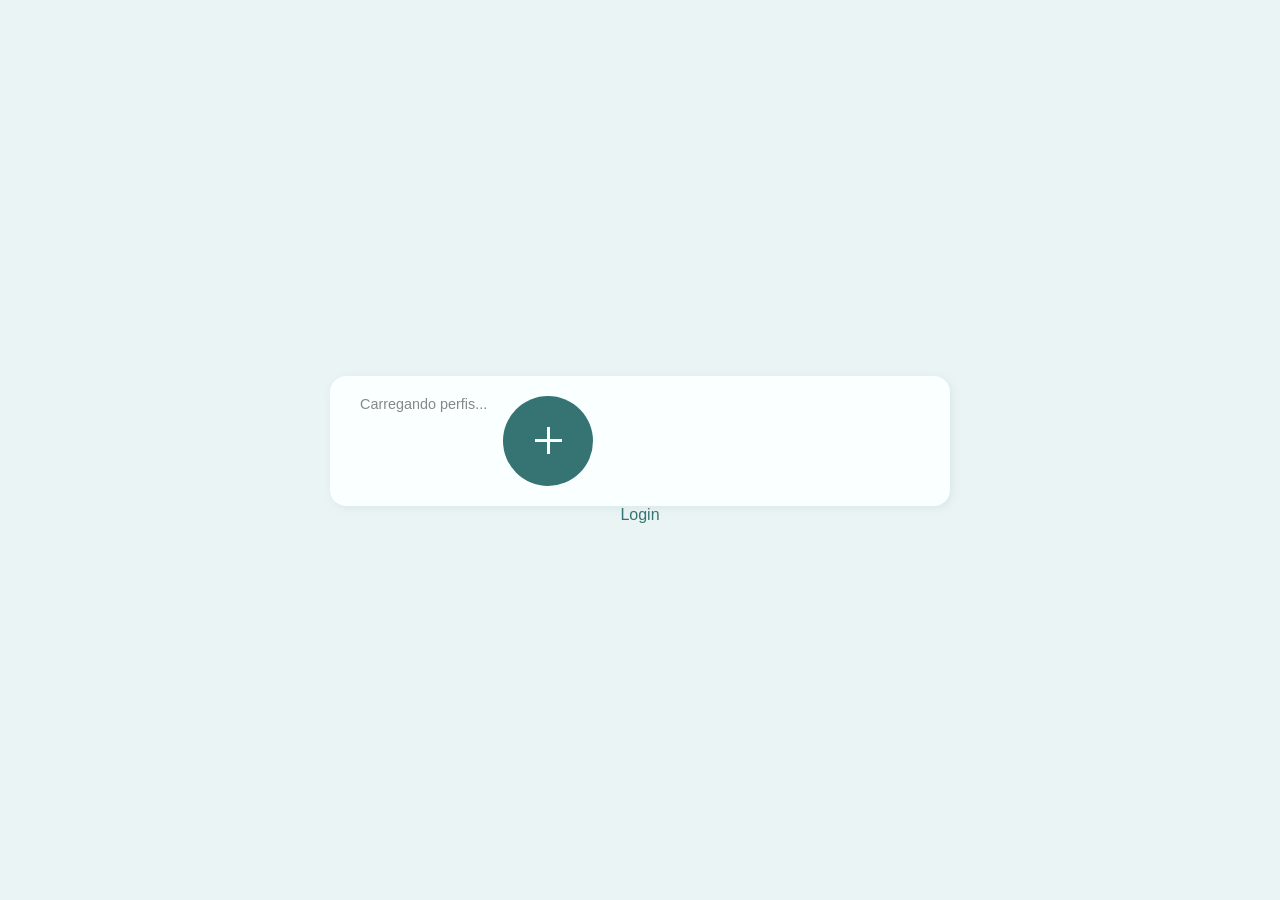
<file: index.html>
﻿<!DOCTYPE html>
<html lang="pt-BR">

<head>
    <meta charset="UTF-8">
    <meta name="viewport" content="width=device-width, initial-scale=1.0">
    <link rel="stylesheet" href="styles/Estilos.css">
    <link href='assets/boxicons/boxicons.min.css' rel='stylesheet' id='bx-local'>
    <script>
        // Fallback: se icones locais nao carregarem, usa CDN
        (function(){
            function checkAndFallback(){
                var el = document.createElement('i');
                el.className = 'bx bx-check';
                el.style.cssText = 'position:fixed;top:-9999px;left:-9999px;font-size:20px;visibility:hidden';
                document.body.appendChild(el);
                var ff = window.getComputedStyle(el).fontFamily || '';
                document.body.removeChild(el);
                if(ff.toLowerCase().indexOf('boxicons') === -1){
                    var l = document.createElement('link');
                    l.rel = 'stylesheet';
                    l.href = 'https://cdn.boxicons.com/3.0.6/fonts/basic/boxicons.min.css';
                    document.head.appendChild(l);
                }
            }
            if(document.readyState === 'loading'){
                document.addEventListener('DOMContentLoaded', checkAndFallback);
            } else { checkAndFallback(); }
        })();
    </script>

    <link rel="icon" type="image/png" href="assets/glaceonIcon.png">
    <title>Escolher perfil</title>
</head>

<body>
<div class="container">
    <div class="main" id="main">
        <div class="containerUsuarios">
            <div class="usuarios" id="listaUsuarios">
                <a href="cadastrar.html" title="Criar nova conta">
                <div class="addUsuario">
                    <i class="bx bx-plus"></i>
                </div>
                </a>
            </div>
        </div>
        <a href="login.html" style="align-self: center; color: var(--cor-texto-alternativo); text-decoration: none;" title="Fazer login">Login</a>
    </div>
</div>

<script src="js/cache.js?v=1"></script>
    <script src="js/main.js?v=2"></script>
<script>
    (function () {
        var _lista = document.getElementById("listaUsuarios");
        // Refer�ncia CORRETA: o <a href="cadastrar.html"> � filho DIRETO de _lista.
        // Usar .addUsuario causava NotFoundError silencioso porque ele � neto (est� dentro do <a>).
        var _btnAdd = _lista.querySelector("a[href='cadastrar.html']") || _lista.lastElementChild;
        var _API = "https://my-finance-api-eqdubfc7bvg6brdw.brazilsouth-01.azurewebsites.net";
        var _jaRenderizou = false;

        async function _hashSenha(senha) {
            var encoder = new TextEncoder();
            var data = encoder.encode(senha);
            var hashBuffer = await crypto.subtle.digest('SHA-256', data);
            var hashArray = Array.from(new Uint8Array(hashBuffer));
            return hashArray.map(function(b) { return b.toString(16).padStart(2, '0'); }).join('');
        }

        function _mostrarModalSenhaPerfil(perfil, onSuccess) {
            var existing = document.getElementById("modalSenhaPerfil");
            if (existing) existing.remove();

            var modal = document.createElement("div");
            modal.id = "modalSenhaPerfil";
            modal.style.cssText = "position:fixed;inset:0;background:var(--cor-overlay);display:flex;align-items:center;justify-content:center;z-index:9999;";
            modal.innerHTML =
                '<div style="background:var(--cor-fundo-card);border-radius:20px;padding:32px;width:min(380px,90vw);' +
                'display:flex;flex-direction:column;gap:16px;box-shadow:0 8px 32px var(--sombra-caixa);color:var(--cor-texto-principal);">' +
                    '<h2 style="margin:0;font-size:1.3rem;color:var(--cor-titulo);">' + (perfil.nome || "Perfil") + '</h2>' +
                    '<p style="margin:0;color:var(--cor-texto-secundario);font-size:0.95rem;">Digite a senha para acessar este perfil.</p>' +
                    '<input type="password" id="inputSenhaPerfilModal" placeholder="Senha do perfil..." autocomplete="current-password"' +
                        ' style="height:48px;border:2px solid var(--cor-principal);border-radius:8px;padding:0 14px;font-size:16px;' +
                        'background:var(--cor-fundo-campo,#fff);color:var(--cor-texto-principal);">' +
                    '<p id="erroSenhaPerfilModal" style="margin:0;color:#e53935;font-size:0.9rem;display:none;">Senha incorreta.</p>' +
                    '<div style="display:flex;gap:12px;">' +
                        '<button id="btnConfirmarSenhaPerfil" style="flex:1;height:48px;background:var(--cor-principal);color:var(--cor-texto-claro);' +
                            'border:none;border-radius:8px;font-size:16px;cursor:pointer;">Entrar</button>' +
                        '<button id="btnCancelarSenhaPerfil" style="flex:1;height:48px;background:transparent;color:var(--cor-principal);' +
                            'border:2px solid var(--cor-principal);border-radius:8px;font-size:16px;cursor:pointer;">Cancelar</button>' +
                    '</div>' +
                '</div>';
            document.body.appendChild(modal);

            var input = document.getElementById("inputSenhaPerfilModal");
            var btnOk = document.getElementById("btnConfirmarSenhaPerfil");
            var btnCancel = document.getElementById("btnCancelarSenhaPerfil");
            var erroEl = document.getElementById("erroSenhaPerfilModal");

            input.focus();

            function verificar() {
                var senha = input.value;
                if (!senha) return;
                _hashSenha(senha).then(function(hash) {
                    if (hash === perfil.senhaPerfil) {
                        modal.remove();
                        onSuccess();
                    } else {
                        erroEl.style.display = "block";
                        input.value = "";
                        input.focus();
                    }
                });
            }

            btnOk.addEventListener("click", verificar);
            btnCancel.addEventListener("click", function() { modal.remove(); });
            input.addEventListener("keydown", function(e) { if (e.key === "Enter") verificar(); });
        }

        function _resolverImg(perfil) {
            if (!perfil.imagem) return null;
            if (/^data:image\//i.test(perfil.imagem) || /^https?:\/\//i.test(perfil.imagem)) return perfil.imagem;
            return _API + (perfil.imagem.startsWith("/") ? perfil.imagem : "/" + perfil.imagem);
        }

        function _renderPerfis(perfis) {
            if (!Array.isArray(perfis) || perfis.length === 0) return false;
            _lista.querySelectorAll("p, .usuario-card").forEach(function (el) { el.remove(); });
            perfis.forEach(function (perfil) {
                var card = document.createElement("div");
                card.className = "usuario-card";
                var imgUrl = _resolverImg(perfil);
                var imgFinal = imgUrl ? imgUrl + (imgUrl.includes("?") ? "&" : "?") + "v=" + Date.now() : null;
                var avatarHtml = imgFinal
                    ? '<img src="' + imgFinal + '" alt="' + (perfil.nome || "") + '" style="width:100%;height:100%;object-fit:cover;border-radius:50%;" onerror="this.style.display=\'none\';this.nextElementSibling.style.display=\'\'"><i class="bx bx-user" style="display:none;"></i>'
                    : '<i class="bx bx-user"></i>';
                card.innerHTML = '<div class="usuario">' + avatarHtml + '</div><span>' + (perfil.nome || "") + '</span>';
                card.style.cursor = "pointer";
                card.addEventListener("click", function () {
                    function prosseguirLogin() {
                        if (window.MainAPI && window.MainAPI.salvarSessao) {
                            window.MainAPI.salvarSessao(perfil, perfil.token || null);
                        } else {
                            localStorage.setItem("usuarioLogado", JSON.stringify(perfil));
                            if (perfil.token) {
                                localStorage.setItem("authToken", perfil.token);
                            } else {
                                localStorage.removeItem("authToken");
                            }
                        }
                        window.location.href = perfil.token ? "dashboard.html" : "login.html";
                    }

                    if (perfil.senhaPerfil) {
                        _mostrarModalSenhaPerfil(perfil, prosseguirLogin);
                    } else {
                        prosseguirLogin();
                    }
                });
                // insertBefore precisa de filho DIRETO como refer�ncia
                _lista.insertBefore(card, _btnAdd);
            });
            _jaRenderizou = true;
            return true;
        }

        function _mostrarAviso(txt) {
            _lista.querySelectorAll("p").forEach(function (el) { el.remove(); });
            var av = document.createElement("p");
            av.textContent = txt;
            av.style.cssText = "color:var(--text-muted,#888);font-size:0.9rem;margin-bottom:1rem;";
            _lista.insertBefore(av, _btnAdd);
        }

        // -- 1. localStorage (s�ncrono, como os temas) -----------------------
        try {
            var raw = localStorage.getItem("perfis");
            var lsData = raw ? JSON.parse(raw) : [];
            if (_renderPerfis(lsData)) { /* renderizado */ }
        } catch (_) {}

        if (!_jaRenderizou) {
            _mostrarAviso("Carregando perfis...");
        }

        // -- 2. Polling para desktopBridge ------------------------------------
        // Ap�s Worker.State.SUCCEEDED o JavaFX injeta window.desktopBridge.
        // loadPerfis() � uma chamada Java s�ncrona � sem async, sem Promise.
        (function poll(tentativa) {
            if (window.desktopBridge) {
                try {
                    var json = window.desktopBridge.loadPerfis();
                    var data = JSON.parse(json || "[]");
                    if (Array.isArray(data) && data.length > 0) {
                        try { localStorage.setItem("perfis", json); } catch (_) {}
                        _renderPerfis(data);
                    } else if (!_jaRenderizou) {
                        _mostrarAviso("Nenhum perfil salvo. Fa�a login ou cadastre-se.");
                    }
                } catch (e) {
                    if (!_jaRenderizou) _mostrarAviso("Nenhum perfil salvo. Fa�a login ou cadastre-se.");
                }
                return;
            }
            if (tentativa < 30) {
                setTimeout(function () { poll(tentativa + 1); }, 100);
            } else if (!_jaRenderizou) {
                _mostrarAviso("Nenhum perfil salvo. Fa�a login ou cadastre-se.");
            }
        }(0));

        // -- 3. Atalho: chamado diretamente pelo Java (DesktopApp) -----------
        window._carregarPerfisViaBridge = function (jsonString) {
            try {
                var data = JSON.parse(jsonString || "[]");
                if (Array.isArray(data) && data.length > 0) {
                    try { localStorage.setItem("perfis", jsonString); } catch (_) {}
                    _renderPerfis(data);
                }
            } catch (e) {}
        };
    }());
</script>
</body>

</html>
</file>
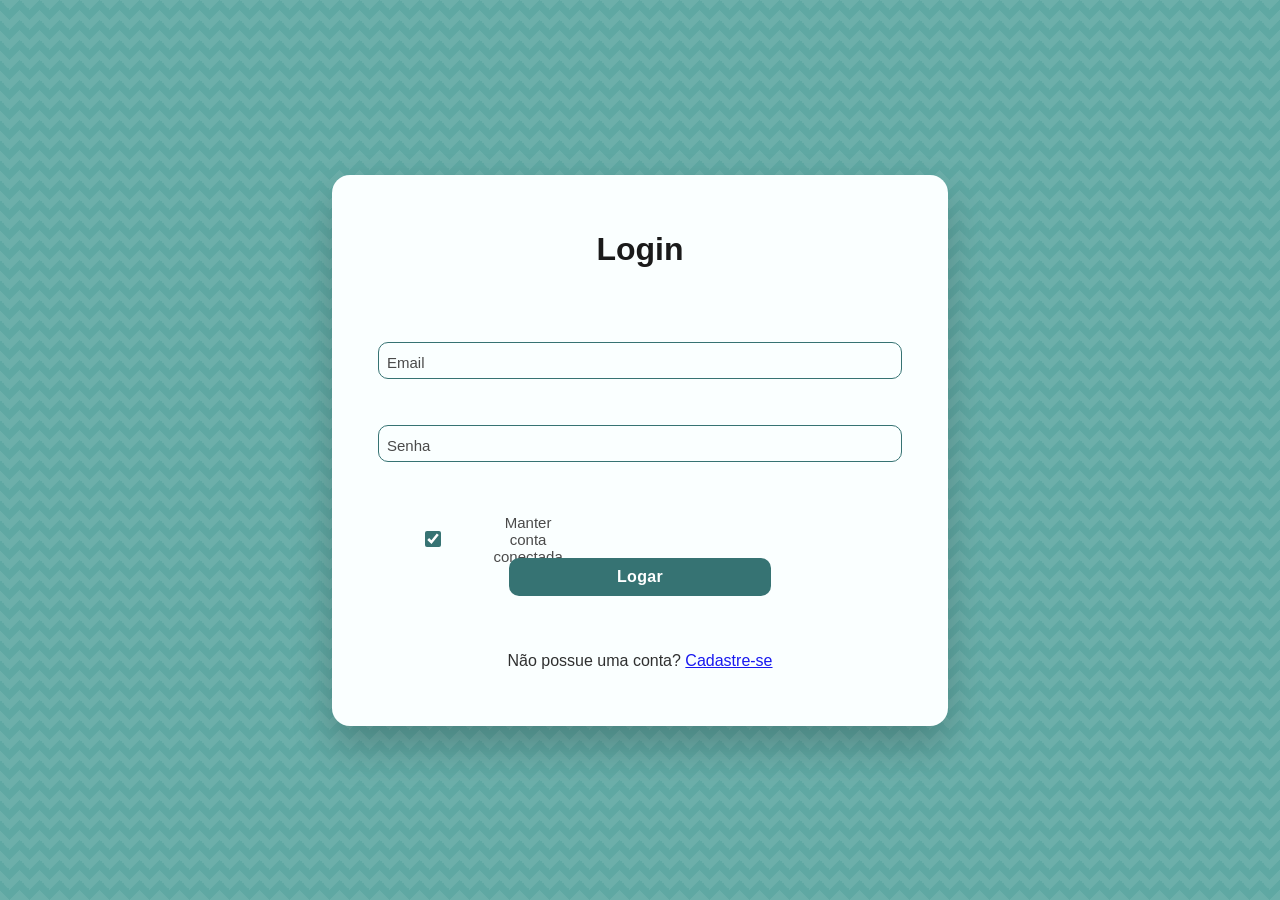
<file: adicionarRegistros.html>
﻿<!DOCTYPE html>
<html lang="pt-BR">

<head>
    <link rel="icon" type="image/png" href="assets/glaceonIcon.png">
    <meta charset="UTF-8">
    <meta name="viewport" content="width=device-width, initial-scale=1.0">
    <title>Adicionar Registros</title>
    <!-- Google Fonts: preconnect para acelerar download -->
    <link rel="preconnect" href="https://fonts.googleapis.com">
    <link rel="preconnect" href="https://fonts.gstatic.com" crossorigin>
    <link rel="stylesheet" href="https://fonts.googleapis.com/css2?family=Open+Sans:ital,wght@0,300..800;1,300..800&display=swap" media="print" onload="this.media='all'">
    <noscript><link rel="stylesheet" href="https://fonts.googleapis.com/css2?family=Open+Sans:ital,wght@0,300..800;1,300..800&display=swap"></noscript>
    <link href='assets/boxicons/boxicons.min.css' rel='stylesheet' id='bx-local'>
    <script>
        // Fallback: se icones locais nao carregarem, usa CDN
        (function(){
            function checkAndFallback(){
                var el = document.createElement('i');
                el.className = 'bx bx-check';
                el.style.cssText = 'position:fixed;top:-9999px;left:-9999px;font-size:20px;visibility:hidden';
                document.body.appendChild(el);
                var ff = window.getComputedStyle(el).fontFamily || '';
                document.body.removeChild(el);
                if(ff.toLowerCase().indexOf('boxicons') === -1){
                    var l = document.createElement('link');
                    l.rel = 'stylesheet';
                    l.href = 'https://cdn.boxicons.com/3.0.6/fonts/basic/boxicons.min.css';
                    document.head.appendChild(l);
                }
            }
            if(document.readyState === 'loading'){
                document.addEventListener('DOMContentLoaded', checkAndFallback);
            } else { checkAndFallback(); }
        })();
    </script>
    <link rel="stylesheet" href="styles/Estilos.css">
    <link rel="stylesheet" href="styles/registro.css">
    <link rel="stylesheet" href="styles/root.css">
    <link rel="stylesheet" href="styles/tutorial.css">
</head>

<body data-tema="padrao" data-mode="light" onload="gerarInformacoes()">
    <div class="alerta" id="div_alerta">
        <div class="conteudoAlerta" id="conteudoAlerta"></div>
    </div>

    <div class="containerGeral">
        <nav class="side-bar" id="navbar">
            <ul>
                <li onclick="sidebarFunction()">
                    <i class='bx bx-menu-closer'></i>
                </li>
                <li>
                    <a href="dashboard.html"><i class='bx bx-home'></i> <span id="home">Home</span></a>
                </li>
                <li>
                    <a href="adicionarRegistros.html" class="nav-ativo"><i class='bx bx-file-plus'></i> <span id="add">Adicionar
                            Registros</span></a>
                </li>
                <li>
                    <a href="registros.html"><i class='bx bx-address-book'></i> <span id="reg">Registros</span></a>
                </li>
                <li>
                    <a href="agendaGastos.html"><i class='bx bx-calendar-event'></i> <span id="agenda">Agenda</span></a>
                </li>
                <li>
                    <a href="caixinhas.html"><i class='bx bx-piggy-bank'></i><span id="caixinhas">Poupança</span></a>
                </li>
                <li>
                    <a href="emprestimos.html"><i class='bx bx-handshake'></i><span id="emprestimos">Empréstimos</span></a>
                </li>

                <li>
                    <a href="configurações.html"><i class='bx bx-cog'></i> <span id="config">Configurações</span></a>
                </li>
            </ul>
        </nav>

        <div id="main" class="main ar-page">

            <div class="page-title-row">
                <h1>Adicionar Registros</h1>
                <div class="user-widget" id="userWidget">
                    <div class="uw-info">
                        <span class="uw-nome" id="uw_nome"></span>
                        <div class="uw-xp-track">
                            <div class="uw-xp-fill" id="uw_xp"></div>
                            <span class="uw-lvl" id="uw_lvl">LVL 0</span>
                        </div>
                    </div>
                    <div class="uw-avatar">
                        <i class='bx bx-user' style="font-size:1.6rem; color:var(--cor-principal);"></i>
                    </div>
                    <div class="uw-dropdown" id="uwDropdown">
                        <a href="meuPerfil.html" class="uw-dropdown-item">
                            <i class='bx bx-user-circle'></i> Perfil
                        </a>
                        <a href="index.html" class="uw-dropdown-item">
                            <i class='bx bx-arrow-back'></i> Voltar para seleção de usuário
                        </a>
                        <button class="uw-dropdown-item uw-logout-btn" id="btnLogout">
                            <i class='bx bx-log-out'></i> LogOut
                        </button>
                    </div>
                </div>
            </div>

            <!-- Tabs -->
            <div class="ar-tabs">
                <button type="button" class="ar-tab ativo" id="tabUnico" onclick="trocarFormulario('addGasto')">Registro
                    Único</button>
                <button type="button" class="ar-tab" id="tabMultiplo"
                    onclick="trocarFormulario('multiplosRegistros')">Múltiplos Registros</button>
            </div>

            <!-- ═══════════════════════════════════════════════════
                 Card: Registro Único
            ════════════════════════════════════════════════════ -->
            <div class="ar-card" id="cardUnico">

                <!-- Mascot -->
                <div class="ar-mascot">
                    <img class="ar-mascot-img" data-mascote-tipo="fofinha" src="assets/gif/Gifs da Glaceon/glaceon fofinha.gif" alt="Glaceon">
                </div>

                <!-- Form -->
                <div class="ar-form-col" id="addGasto">
                    <div class="formulario-adicionar-gasto">

                        <!-- Título -->
                        <div class="ar-field-wrap">
                            <input type="text" id="ipt_nome" placeholder=" " required>
                            <label for="ipt_nome">Título</label>
                        </div>

                        <!-- Tipo do Evento -->
                        <div class="ar-field-wrap">
                            <select id="select_tipo">
                                <option value="#">Tipo do Evento</option>
                                <option value="Gasto">Gasto</option>
                                <option value="Recebimento">Recebimento</option>
                                <option value="Transferencia">Transferência</option>
                                <option value="Emprestimo">Empréstimo</option>
                            </select>
                            <label for="select_tipo">Tipo do Evento</label>
                        </div>

                        <!-- Movimento -->
                        <div class="ar-field-wrap">
                            <select id="select_movimento" onchange="toggleParcelas('ipt_parcelas', this.value)">
                                <option value="#">Movimento</option>
                                <option value="Debito">Débito</option>
                                <option value="Credito">Crédito</option>
                                <option value="Dinheiro">Dinheiro</option>
                                <option value="Pix">Pix</option>
                                <option value="Boleto">Boleto</option>
                                <option value="Voucher">Voucher</option>
                            </select>
                            <label for="select_movimento">Movimento</label>
                        </div>

                        <!-- Parcelas (oculto por padrão, aparece com Crédito/Boleto) -->
                        <div class="ar-field-wrap ar-span-3" id="wrap_parcelas" style="display:none;">
                            <input type="number" id="ipt_parcelas" placeholder=" " min="1" value="1" style="max-width:180px;">
                            <label for="ipt_parcelas">Parcelas</label>
                        </div>

                        <!-- ── Evento Recorrente ── -->
                        <div class="ar-span-3 ar-recurring-wrap">
                            <div class="ar-recurring-toggle" onclick="toggleRecorrente()">
                                <div class="ar-checkbox-btn" id="ar-recorrente-btn">
                                    <i class='bx bx-check' id="ar-recorrente-icon" style="display:none; color:white; font-size:1rem;"></i>
                                </div>
                                <span>Evento recorrente</span>
                                <i class='bx bx-refresh' style="color:var(--cor-principal); opacity:0.6;"></i>
                                <span class="ar-recorrente-resumo" id="ar-recorrente-resumo" style="display:none;"></span>
                            </div>

                            <div id="recurring-options" style="display:none;" class="ar-recurring-body">
                                <!-- Periodicidade -->
                                <div class="ar-recurring-group">
                                    <span class="ar-group-label">Periodicidade</span>
                                    <div class="ar-pills">
                                        <button type="button" class="ar-pill" data-period="diario"  onclick="setPeriodicity('diario')">Diário</button>
                                        <button type="button" class="ar-pill" data-period="semanal" onclick="setPeriodicity('semanal')">Semanal</button>
                                        <button type="button" class="ar-pill" data-period="mensal"  onclick="setPeriodicity('mensal')">Mensal</button>
                                        <button type="button" class="ar-pill" data-period="anual"   onclick="setPeriodicity('anual')">Anual</button>
                                    </div>
                                </div>

                                <!-- Semanal: dias da semana -->
                                <div id="rec-semanal" class="ar-recurring-group" style="display:none;">
                                    <span class="ar-group-label">Dias da semana</span>
                                    <div class="ar-pills">
                                        <button type="button" class="ar-pill" data-day="0" onclick="toggleWeekDay(0)">Dom</button>
                                        <button type="button" class="ar-pill" data-day="1" onclick="toggleWeekDay(1)">Seg</button>
                                        <button type="button" class="ar-pill" data-day="2" onclick="toggleWeekDay(2)">Ter</button>
                                        <button type="button" class="ar-pill" data-day="3" onclick="toggleWeekDay(3)">Qua</button>
                                        <button type="button" class="ar-pill" data-day="4" onclick="toggleWeekDay(4)">Qui</button>
                                        <button type="button" class="ar-pill" data-day="5" onclick="toggleWeekDay(5)">Sex</button>
                                        <button type="button" class="ar-pill" data-day="6" onclick="toggleWeekDay(6)">Sáb</button>
                                    </div>
                                </div>

                                <!-- Mensal: dia do mês -->
                                <div id="rec-mensal" class="ar-recurring-group" style="display:none;">
                                    <span class="ar-group-label">Dia do mês</span>
                                    <div class="ar-pills ar-daygrid" id="rec-mensal-days"></div>
                                </div>

                                <!-- Anual: mês + dia -->
                                <div id="rec-anual" class="ar-recurring-group" style="display:none;">
                                    <span class="ar-group-label">Mês do ano</span>
                                    <div class="ar-pills" id="rec-anual-months"></div>
                                    <span class="ar-group-label" style="margin-top:10px; display:block;">Dia</span>
                                    <select id="rec-anual-day" class="ar-select-small">
                                        <option value="">Selecionar dia</option>
                                    </select>
                                </div>
                            </div>
                        </div>

                        <!-- ── Instituições (tag picker) ── -->
                        <div class="ar-tag-field ar-span-3">
                            <span class="ar-field-label">Instituições</span>
                            <div class="ar-tp-container" id="ar-tp-inst">
                                <div class="ar-tp-display" onclick="openTagPicker(event,'inst')">
                                    <div class="ar-tp-tags" id="tp-tags-inst">
                                        <span class="ar-tp-ph">Escolha instituições...</span>
                                    </div>
                                    <span class="ar-tp-arr">▾</span>
                                </div>
                                <div class="ar-tp-dd" id="tp-dd-inst" style="display:none;"></div>
                            </div>
                            <!-- Valores por instituição (aparece quando >1 selecionada) -->
                            <div id="inst-amounts" class="ar-inst-amounts-wrap" style="display:none;">
                                <p class="ar-inst-amounts-title">Valor por instituição</p>
                            </div>
                            <p id="saldo_display" style="display:none; font-size:0.85rem; font-weight:600; color:var(--cor-principal); margin:4px 0 0 2px;"></p>
                        </div>

                        <!-- ── Categorias (tag picker) ── -->
                        <div class="ar-tag-field ar-span-2">
                            <span class="ar-field-label">Categorias</span>
                            <div class="ar-tp-container" id="ar-tp-cat">
                                <div class="ar-tp-display" onclick="openTagPicker(event,'cat')">
                                    <div class="ar-tp-tags" id="tp-tags-cat">
                                        <span class="ar-tp-ph">Escolha categorias...</span>
                                    </div>
                                    <span class="ar-tp-arr">▾</span>
                                </div>
                                <div class="ar-tp-dd" id="tp-dd-cat" style="display:none;"></div>
                            </div>
                        </div>

                        <!-- Valor total (escondido quando múltiplas instituições com split) -->
                        <div class="ar-field-wrap" id="wrap_valor">
                            <input type="text" id="ipt_valor" placeholder=" " inputmode="numeric" required autocomplete="off">
                            <label for="ipt_valor">Valor (R$)</label>
                        </div>

                        <!-- Descrição -->
                        <div class="ar-field-wrap ar-span-2">
                            <input type="text" id="ipt_desc" placeholder=" ">
                            <label for="ipt_desc">Descrição</label>
                        </div>

                    </div><!-- /formulario-adicionar-gasto -->

                    <div class="botao-formulario">
                        <div>
                            <p class="label-data">Quando foi?</p>
                            <div class="ar-date-row" style="margin-top:8px;">
                                <p class="ar-date-display hidden" id="data"></p>
                                <button class="ar-btn secondary" id="calendario">
                                    <i class='bx bx-calendar' style="margin-right:6px;"></i> Escolher data
                                </button>
                            </div>
                        </div>
                        <div class="ar-btns-row">
                            <button class="ar-btn" id="btnRegistrar" onclick="registrar()">Registrar</button>
                        </div>
                    </div>
                </div><!-- /ar-form-col -->

            </div><!-- /cardUnico -->

            <!-- ═══════════════════════════════════════════════════
                 Card: Múltiplos Registros
            ════════════════════════════════════════════════════ -->
            <div class="ar-card" id="multiplosRegistros" style="display:none; flex-direction:column; gap:24px;">

                <!-- Data -->
                <div>
                    <p class="label-data">Quando foi?</p>
                    <div class="ar-date-row" style="margin-top:8px;">
                        <button class="ar-btn secondary" onclick="abrirCalendarioMulti()">
                            <i class='bx bx-calendar' style="margin-right:6px;"></i> Escolher data
                        </button>
                        <p class="ar-date-display hidden" id="multi_data_label"></p>
                    </div>
                    <input type="hidden" id="multi_data">
                </div>

                <!-- Campos do lote -->
                <div class="multi-form">

                    <!-- Linha 1: campos básicos -->
                    <div class="multi-row">
                        <div class="ar-field-wrap field-default">
                            <input type="text" id="ipt_multi_nome" placeholder=" ">
                            <label for="ipt_multi_nome">Título</label>
                        </div>

                        <div class="ar-field-wrap field-default">
                            <select id="multi_select_tipo">
                                <option value="#">Tipo do Evento</option>
                                <option value="Gasto">Gasto</option>
                                <option value="Recebimento">Recebimento</option>
                                <option value="Transferencia">Transferência</option>
                                <option value="Emprestimo">Empréstimo</option>
                            </select>
                            <label for="multi_select_tipo">Tipo do Evento</label>
                        </div>

                        <div class="ar-field-wrap field-default">
                            <select id="multi_select_movimento" onchange="toggleParcelas('ipt_multi_parcelas', this.value)">
                                <option value="#">Movimento</option>
                                <option value="Debito">Débito</option>
                                <option value="Credito">Crédito</option>
                                <option value="Dinheiro">Dinheiro</option>
                                <option value="Pix">Pix</option>
                                <option value="Boleto">Boleto</option>
                                <option value="Voucher">Voucher</option>
                            </select>
                            <label for="multi_select_movimento">Movimento</label>
                        </div>

                        <div class="ar-field-wrap field-small" id="wrap_multi_parcelas">
                            <input type="number" id="ipt_multi_parcelas" placeholder=" " min="1" value="1">
                            <label for="ipt_multi_parcelas">Parcelas</label>
                        </div>
                    </div>

                    <!-- Linha 2: seletores de instituição e categoria -->
                    <div class="multi-row multi-row-pickers">

                        <!-- Instituições tag picker -->
                        <div class="ar-tag-field multi-inst-field">
                            <span class="ar-field-label">Instituições</span>
                            <div class="ar-tp-container" id="ar-tp-m-inst">
                                <div class="ar-tp-display" onclick="openTagPicker(event,'m-inst')">
                                    <div class="ar-tp-tags" id="tp-tags-m-inst">
                                        <span class="ar-tp-ph">Escolha...</span>
                                    </div>
                                    <span class="ar-tp-arr">▾</span>
                                </div>
                                <div class="ar-tp-dd" id="tp-dd-m-inst" style="display:none;"></div>
                            </div>
                            <div id="m-inst-amounts" class="ar-inst-amounts-wrap" style="display:none;">
                                <p class="ar-inst-amounts-title">Valor por instituição</p>
                            </div>
                        </div>

                        <!-- Categorias tag picker -->
                        <div class="ar-tag-field multi-cat-field">
                            <span class="ar-field-label">Categorias</span>
                            <div class="ar-tp-container" id="ar-tp-m-cat">
                                <div class="ar-tp-display" onclick="openTagPicker(event,'m-cat')">
                                    <div class="ar-tp-tags" id="tp-tags-m-cat">
                                        <span class="ar-tp-ph">Escolha...</span>
                                    </div>
                                    <span class="ar-tp-arr">▾</span>
                                </div>
                                <div class="ar-tp-dd" id="tp-dd-m-cat" style="display:none;"></div>
                            </div>
                        </div>

                    </div>

                    <!-- Linha 3: valor, descrição e botão -->
                    <div class="multi-row multi-row-bottom">
                        <div class="ar-field-wrap field-value" id="wrap_multi_valor">
                            <input type="text" id="ipt_multi_valor" placeholder=" " inputmode="numeric" autocomplete="off">
                            <label for="ipt_multi_valor">Valor (R$)</label>
                        </div>

                        <div class="ar-field-wrap field-description">
                            <input type="text" id="ipt_multi_desc" placeholder=" ">
                            <label for="ipt_multi_desc">Descrição</label>
                        </div>

                        <button class="ar-btn btn-add" onclick="adicionarAoLote()">
                            Adicionar
                        </button>
                    </div>

                </div>

                <!-- Tabela de registros -->
                <div class="tabela-registro">
                    <table class="ar-multi-table">
                        <thead>
                            <tr>
                                <th>Título</th>
                                <th>Tipo Evento</th>
                                <th>Movimento</th>
                                <th>Instituição</th>
                                <th>Valor</th>
                                <th>Status</th>
                                <th></th>
                            </tr>
                        </thead>
                        <tbody id="corpoLote">
                            <tr id="loteVazio">
                                <td colspan="7" class="ar-lote-vazio">Nenhum registro adicionado ainda.</td>
                            </tr>
                        </tbody>
                    </table>
                </div>

                <button class="ar-btn" onclick="salvarLote()" style="align-self:flex-start;">Salvar</button>

            </div><!-- /multiplosRegistros -->

            <!-- Calendário modal (compartilhado) -->
            <div class="modal" id="modal">
                <div class="conteudoModal">
                    <span class="fechar" id="fechar">&times;</span>
                    <div class="topo-calendario">
                        <button id="btnAnterior">◀</button>
                        <h2 id="mesAno"></h2>
                        <button id="btnProximo">▶</button>
                    </div>
                    <div class="calendario">
                        <div class="diasSemana">
                            <span>Dom</span><span>Seg</span><span>Ter</span><span>Qua</span>
                            <span>Qui</span><span>Sex</span><span>Sáb</span>
                        </div>
                        <div class="dias" id="dias"></div>
                    </div>
                    <div class="gastos" id="gastosDia"></div>
                    <button id="confirmar" disabled>Confirmar dia</button>
                </div>
            </div>

            <div id="modalAddValor" class="modal">
                <div class="conteudoModal">
                    <input type="number" id="ipt_valor_add">
                    <label>Adicione um valor</label>
                    <div>
                        <button onclick="addValor.close()">Cancelar</button>
                        <button onclick="adicionar()">Salvar</button>
                    </div>
                </div>
            </div>

            <dialog id="removeValor" class="modal">
                <h1>Remover um valor</h1>
                <input type="number" id="ipt_remove">
                <select id="select_instituicao_remove"></select>
                <br>
                <div>
                    <button onclick="removeValor.close()">Cancelar</button>
                    <button onclick="remover()">Salvar</button>
                </div>
            </dialog>

            <dialog id="consultaSaldo" class="modal">
                <div class="principal" id="principal"></div>
            </dialog>

        </div>
    </div>

    <script src="js/cache.js?v=1"></script>
    <script src="js/main.js?v=2"></script>
    <script src="js/mascote.js?v=3"></script>
    <script src="js/navbar.js?v=3"></script>
    <script src="js/adicionarRegistros.js?v=2"></script>
    <script src="js/tutorial.js?v=1"></script>
    <script src="js/tutorial-adicionarRegistros.js?v=1"></script>
</body>

</html>
</file>
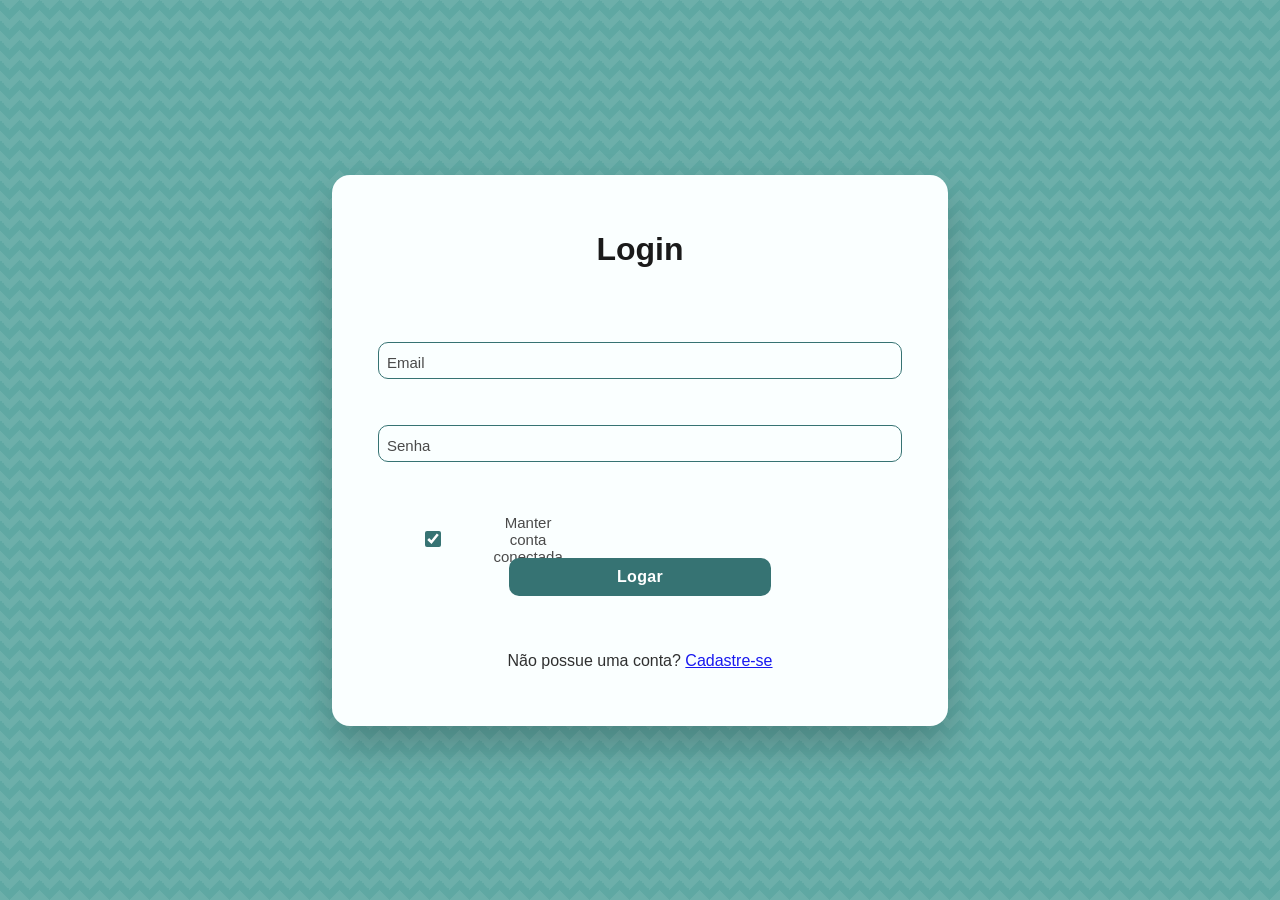
<file: agendaGastos.html>
﻿<!DOCTYPE html>
<html lang="pt-BR">

<head>
    <link rel="icon" type="image/png" href="assets/glaceonIcon.png">
    <meta charset="UTF-8">
    <meta name="viewport" content="width=device-width, initial-scale=1.0">
    <title>Calendário Financeiro</title>
    <!-- Google Fonts: preconnect para acelerar download -->
    <link rel="preconnect" href="https://fonts.googleapis.com">
    <link rel="preconnect" href="https://fonts.gstatic.com" crossorigin>
    <link rel="stylesheet" href="https://fonts.googleapis.com/css2?family=Open+Sans:ital,wght@0,300..800;1,300..800&display=swap" media="print" onload="this.media='all'">
    <noscript><link rel="stylesheet" href="https://fonts.googleapis.com/css2?family=Open+Sans:ital,wght@0,300..800;1,300..800&display=swap"></noscript>
    <link href='assets/boxicons/boxicons.min.css' rel='stylesheet' id='bx-local'>
    <script>
        // Fallback: se icones locais nao carregarem, usa CDN
        (function(){
            function checkAndFallback(){
                var el = document.createElement('i');
                el.className = 'bx bx-check';
                el.style.cssText = 'position:fixed;top:-9999px;left:-9999px;font-size:20px;visibility:hidden';
                document.body.appendChild(el);
                var ff = window.getComputedStyle(el).fontFamily || '';
                document.body.removeChild(el);
                if(ff.toLowerCase().indexOf('boxicons') === -1){
                    var l = document.createElement('link');
                    l.rel = 'stylesheet';
                    l.href = 'https://cdn.boxicons.com/3.0.6/fonts/basic/boxicons.min.css';
                    document.head.appendChild(l);
                }
            }
            if(document.readyState === 'loading'){
                document.addEventListener('DOMContentLoaded', checkAndFallback);
            } else { checkAndFallback(); }
        })();
    </script>
    <link rel="stylesheet" href="styles/Estilos.css">
    <link rel="stylesheet" href="styles/gastos.css">
    <link rel="stylesheet" href="styles/root.css">
</head>

<body data-tema="padrao" data-mode="light">
    <div class="containerGeral">
        <nav class="side-bar" id="navbar">
            <ul>
                <li onclick="sidebarFunction()">
                    <i class='bx bx-menu-closer'></i>
                </li>
                <li>
                    <a href="dashboard.html"><i class='bx bx-home'></i> <span id="home">Home</span></a>
                </li>
                <li>
                    <a href="adicionarRegistros.html"><i class='bx bx-file-plus'></i> <span id="add">Adicionar Registros</span></a>
                </li>
                <li>
                    <a href="registros.html"><i class='bx bx-address-book'></i> <span id="reg">Registros</span></a>
                </li>
                <li>
                    <a href="agendaGastos.html" class="nav-ativo"><i class='bx bx-calendar-event'></i> <span id="agenda">Agenda</span></a>
                </li>
                <li>
                    <a href="caixinhas.html"><i class='bx bx-piggy-bank'></i><span id="caixinhas">Poupança</span></a>
                </li>
                <li>
                    <a href="emprestimos.html"><i class='bx bx-handshake'></i><span id="emprestimos">Empréstimos</span></a>
                </li>
                <li>
                    <a href="configurações.html"><i class='bx bx-cog'></i> <span id="config">Configurações</span></a>
                </li>
            </ul>
        </nav>

        <main id="main" class="main ag-page">

            <div class="page-title-row">
                <h1>Calendário Financeiro</h1>
                <!-- User widget -->
                <div class="user-widget" id="userWidget">
                    <div class="uw-info">
                        <span class="uw-nome" id="uw_nome"></span>
                        <div class="uw-xp-track">
                            <div class="uw-xp-fill" id="uw_xp"></div>
                            <span class="uw-lvl" id="uw_lvl">LVL 0</span>
                        </div>
                    </div>
                    <div class="uw-avatar">
                        <i class='bx bx-user' style="font-size:1.6rem; color:var(--cor-principal);"></i>
                    </div>
                    <div class="uw-dropdown" id="uwDropdown">
                        <a href="meuPerfil.html" class="uw-dropdown-item">
                            <i class='bx bx-user-circle'></i> Perfil
                        </a>
                        <a href="index.html" class="uw-dropdown-item">
                            <i class='bx bx-arrow-back'></i> Voltar para seleção de usuário
                        </a>
                        <button class="uw-dropdown-item uw-logout-btn" id="btnLogout">
                            <i class='bx bx-log-out'></i> LogOut
                        </button>
                    </div>
                </div>
            </div>

            <div class="ag-layout">
                <!-- Calendar -->
                <div class="ag-cal-panel">
                    <div class="ag-month-nav">
                        <button class="ag-nav-btn" id="btnPrevMes"><i class='bx bx-chevron-left'></i></button>
                        <span class="ag-month-name" id="mesNome"></span>
                        <button class="ag-nav-btn" id="btnNextMes"><i class='bx bx-chevron-right'></i></button>
                    </div>

                    <div class="ag-weekdays">
                        <div class="ag-weekday">D</div>
                        <div class="ag-weekday">S</div>
                        <div class="ag-weekday">T</div>
                        <div class="ag-weekday">Q</div>
                        <div class="ag-weekday">Q</div>
                        <div class="ag-weekday">S</div>
                        <div class="ag-weekday">S</div>
                    </div>

                    <div class="ag-grid" id="calGrid"></div>
                </div>

                <!-- Summary (visão mensal) -->
                <div class="ag-resumo" id="resumoPanel">
                    <div class="ag-resumo-titulo">Resumo:</div>
                    <p class="ag-resumo-empty" id="resumoEmpty">Selecione um dia para ver os eventos.</p>
                    <div id="resumoConteudo"></div>
                    <!-- Mascote observando a agenda -->
                    <div class="mascote-spot ag-mascote-resumo">
                        <img data-mascote-tipo="balancante02" src="assets/gif/Gifs da Glaceon/glaceon de costas.gif" alt="Mascote">
                    </div>
                </div>
            </div>

            <!-- ═══ MODAL: Detalhes do dia ═══ -->
            <div class="ag-dia-modal-overlay" id="agDiaModalOverlay" onclick="fecharModalDia(event)">
                <div class="ag-dia-modal" id="agDiaModal">
                    <div class="ag-dia-modal-header">
                        <h2 id="agDiaModalTitulo">Eventos do dia</h2>
                        <button class="ag-dia-modal-close" onclick="fecharModalDia()"><i class='bx bx-x'></i></button>
                    </div>
                    <div class="ag-dia-modal-body" id="agDiaModalBody">
                        <!-- Preenchido via JS -->
                    </div>
                    <div class="ag-dia-modal-footer">
                        <div class="ag-dia-total-linha">
                            <span>Saldo do dia</span>
                            <span id="agDiaSaldo" class="ag-dia-saldo-valor">R$ 0,00</span>
                        </div>
                    </div>
                </div>
            </div>
        </main>
        <!-- <footer>
            <div class="footer-conteudo">
                <div class="footer-desenvolvedores">
                    <p>
                        <strong>Desenvolvido Por:</strong> <br>
                        Celina dos Santos Benedito <br>
                        Isaak Guilherme Menezes <br>
                        Leticia da Silva Santos</p>
                </div>
                <div>
                    <p>
                    <strong>Idealizado Por:</strong><br>
                    Celina dos Santos Benedito
                    </p>
                </div>
                <div>
                    <p>Celina dos Santos Benedito</p>
                </div>
                <div>
                    <p>Isaak Guilheme Menezes</p>
                </div>
                <div>
                    <p>Leticia da Silva Santos</p>
                </div>
            </div>
        </footer> -->
    </div>
</body>

</html>
<script src="js/cache.js?v=1"></script>
    <script src="js/main.js?v=2"></script>
    <script src="js/mascote.js?v=3"></script>
<script src="js/navbar.js?v=3"></script>
<script src="js/agendaGastos.js?v=2"></script>
</file>
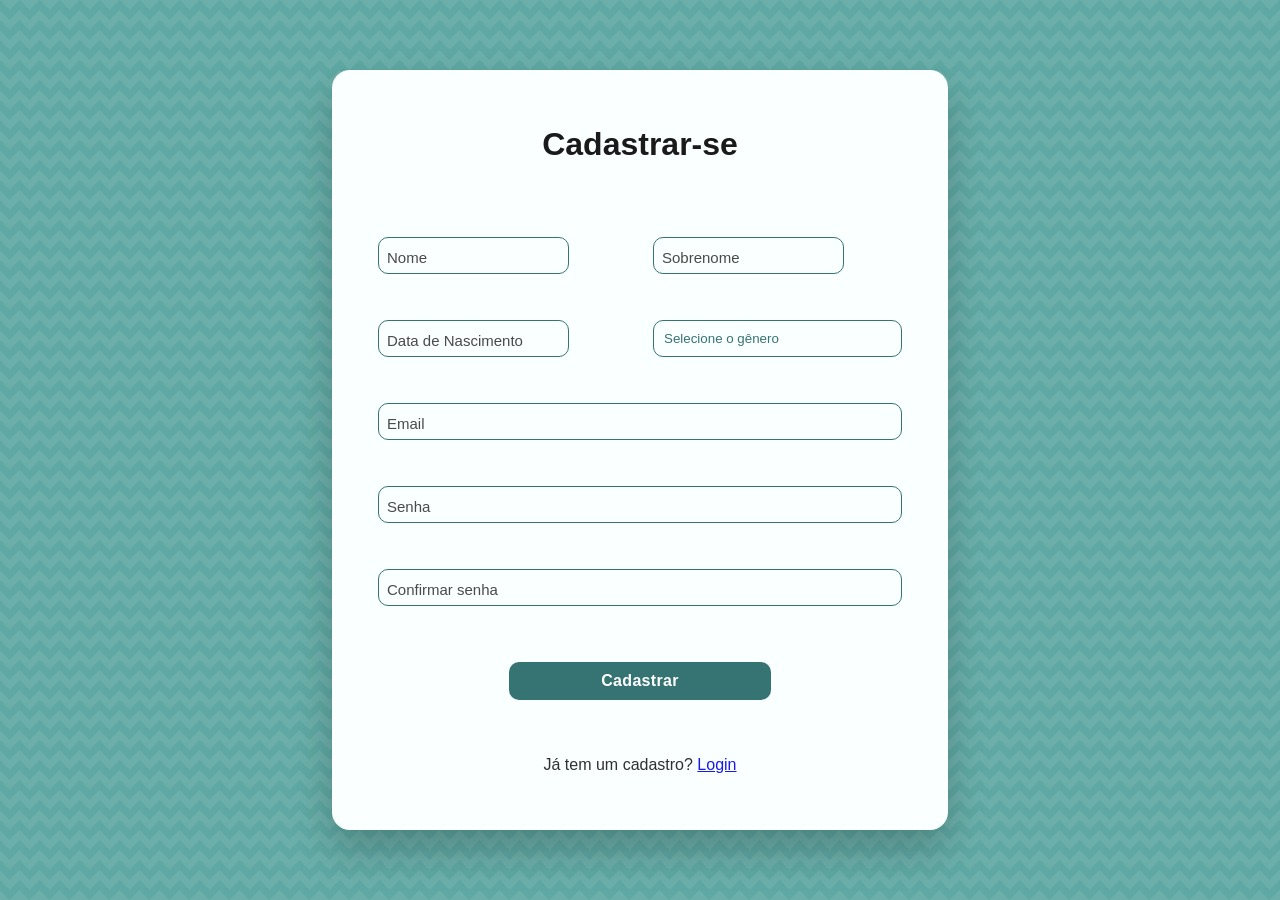
<file: cadastrar.html>
﻿<!DOCTYPE html>
<html lang="en">

<head>
    <meta charset="UTF-8">
    <meta name="viewport" content="width=device-width, initial-scale=1.0">
    <title>Cadastrar</title>
    <link rel="icon" type="image/png" href="assets/glaceonIcon.png">
    <link rel="stylesheet" href="styles/Estilos.css">
</head>

<body data-tema="padrao" data-mode="light">
    <div class="alerta" id="div_alerta">
        <div class="conteudoAlerta" id="conteudoAlerta">

        </div>
    </div>
    
    <div class="containerGeral">
        <div class="main" id="main main-formulario">
            <div class="containerCadastro">
               
                <div class="card-formulario">
                    <div class="campo full">
                         <h1>Cadastrar-se</h1>
                    </div>
                    <div class="campo">
                        <input placeholder="" type="text" id="ipt_nome" required>
                        <label>Nome</label>
                    </div>
                    <div class="campo">
                        <input placeholder=" " type="text" id="ipt_sobrenome" required>
                        <label>Sobrenome</label>
                    </div>
                    <div class="campo">
                        <input placeholder=" " id="ipt_dataNascimento" type="text" maxlength="10" inputmode="numeric" required>
                        <label>Data de Nascimento</label>
                    </div>
                    <div class="campo">
                        <select id="select_genero">
                            <option value="#">Selecione o gênero</option>
                            <option value="Homem cis">Homem cis</option>
                            <option value="Homem trans">Homem trans</option>
                            <option value="Mulher cis">Mulher cis</option>
                            <option value="Mulher trans">Mulher trans</option>
                            <option value="Não Binário">Não Binário</option>
                            <option value="Genderqueer">Genderqueer</option>
                            <option value="Agênero">Agênero</option>
                            <option value="Prefiro não informar">Prefiro não informar</option>
                            <option value="Outro">Outro</option>
                        </select>
                    </div>
                    <div class="campo full">
                        <input placeholder=" " type="email" id="ipt_email" required>
                        <label>Email</label>
                    </div>
                    <div class="campo full">
                        <input type="text" id="ipt_senha" placeholder=" " required>
                        <label>Senha</label>
                    </div>
                    <div class="campo full">
                        <input type="text" id="ipt_ConfSenha" placeholder=" " required>
                        <label>Confirmar senha</label>
                    </div>
                    <div class="campo full">
                        <button id="btn_cadastro" onclick="checarDados()">Cadastrar</button>
                    </div>
                    <div class="campo full">
                        <p>Já tem um cadastro? <a href="login.html">Login</a></p>
                    </div>
                </div>
            </div>
        </div>
    </div>
    <script src="js/cache.js?v=1"></script>
    <script src="js/main.js?v=2"></script>
    <script src="js/cadastrar.js?v=3"></script>
</body>
</html>
</file>
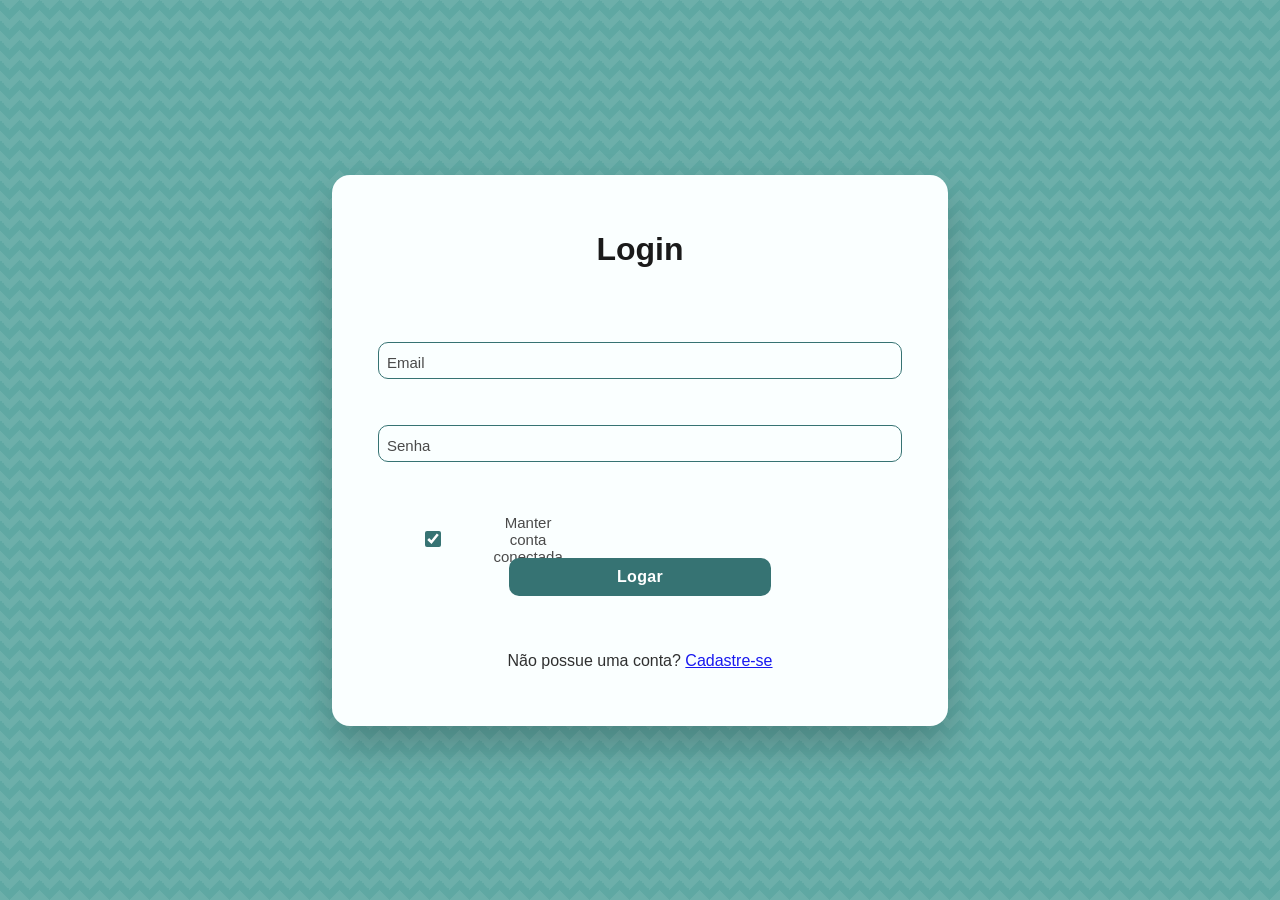
<file: caixinhas.html>
﻿<!DOCTYPE html>
<html lang="pt-BR">

<head>
    <link rel="icon" type="image/png" href="assets/glaceonIcon.png">
    <meta charset="UTF-8">
    <meta name="viewport" content="width=device-width, initial-scale=1.0">
    <title>Poupança · Caixinhas</title>
    <!-- Google Fonts: preconnect para acelerar download -->
    <link rel="preconnect" href="https://fonts.googleapis.com">
    <link rel="preconnect" href="https://fonts.gstatic.com" crossorigin>
    <link rel="stylesheet" href="https://fonts.googleapis.com/css2?family=Open+Sans:ital,wght@0,300..800;1,300..800&display=swap" media="print" onload="this.media='all'">
    <noscript><link rel="stylesheet" href="https://fonts.googleapis.com/css2?family=Open+Sans:ital,wght@0,300..800;1,300..800&display=swap"></noscript>
    <link href='assets/boxicons/boxicons.min.css' rel='stylesheet' id='bx-local'>
    <script>
        (function(){
            function checkAndFallback(){
                var el = document.createElement('i');
                el.className = 'bx bx-check';
                el.style.cssText = 'position:fixed;top:-9999px;left:-9999px;font-size:20px;visibility:hidden';
                document.body.appendChild(el);
                var ff = window.getComputedStyle(el).fontFamily || '';
                document.body.removeChild(el);
                if(ff.toLowerCase().indexOf('boxicons') === -1){
                    var l = document.createElement('link');
                    l.rel = 'stylesheet';
                    l.href = 'https://cdn.boxicons.com/3.0.6/fonts/basic/boxicons.min.css';
                    document.head.appendChild(l);
                }
            }
            if(document.readyState === 'loading'){
                document.addEventListener('DOMContentLoaded', checkAndFallback);
            } else { checkAndFallback(); }
        })();
    </script>
    <link rel="stylesheet" href="styles/Estilos.css">
    <link rel="stylesheet" href="styles/root.css">
    <link rel="stylesheet" href="styles/caixinhas.css">
</head>

<body data-tema="padrao" data-mode="light" onload="iniciarPagina()">
    <div class="containerGeral">

        <!-- ══════════════════ NAVBAR ══════════════════ -->
        <nav class="side-bar" id="navbar">
            <ul>
                <li onclick="sidebarFunction()">
                    <i class='bx bx-menu-closer'></i>
                </li>
                <li>
                    <a href="dashboard.html"><i class='bx bx-home'></i><span id="home">Home</span></a>
                </li>
                <li>
                    <a href="adicionarRegistros.html"><i class='bx bx-file-plus'></i><span id="add">Adicionar Registros</span></a>
                </li>
                <li>
                    <a href="registros.html"><i class='bx bx-address-book'></i><span id="reg">Registros</span></a>
                </li>
                <li>
                    <a href="agendaGastos.html"><i class='bx bx-calendar-event'></i><span id="agenda">Agenda</span></a>
                </li>
                <li>
                    <a href="caixinhas.html" class="nav-ativo"><i class='bx bx-piggy-bank'></i><span id="caixinhas">Poupança</span></a>
                </li>
                <li>
                    <a href="emprestimos.html"><i class='bx bx-handshake'></i><span id="emprestimos">Empréstimos</span></a>
                </li>
                <li>
                    <a href="configurações.html"><i class='bx bx-cog'></i><span id="config">Configurações</span></a>
                </li>
            </ul>
        </nav>

        <!-- ══════════════════ MAIN ══════════════════ -->
        <div id="main" class="main">

            <!-- Cabeçalho -->
            <div class="page-title-row">
                <div class="cxh-page-header" style="width:100%;">
                    <div class="cxh-header-left">
                        <h1>Caixinhas</h1>
                        <span class="cxh-header-subtitle">Suas metas de poupança com rendimento automático</span>
                    </div>
                    <div class="divimgGlaceonCostas">
                        <img class="imgGlaceonCostas" data-mascote-tipo="poder" src="assets/gif/Gifs da Glaceon/glaceon poder.gif" alt="Mascote">
                    </div>
                    <button class="btn-nova-caixinha" onclick="abrirModalCriar()">
                        <i class='bx bx-plus'></i> Nova Caixinha
                    </button>
                </div>
                <div class="top-actions">
                    <div class="user-widget" id="userWidget">
                        <div class="uw-info">
                            <span class="uw-nome" id="uw_nome"></span>
                            <div class="uw-xp-track">
                                <div class="uw-xp-fill" id="uw_xp"></div>
                                <span class="uw-lvl" id="uw_lvl">LVL 0</span>
                            </div>
                        </div>
                        <div class="uw-avatar">
                            <i class='bx bx-user' style="font-size:1.6rem; color:var(--cor-principal);"></i>
                        </div>
                        <div class="uw-dropdown" id="uwDropdown">
                            <a href="meuPerfil.html" class="uw-dropdown-item">
                                <i class='bx bx-user-circle'></i> Perfil
                            </a>
                            <a href="index.html" class="uw-dropdown-item">
                                <i class='bx bx-arrow-back'></i> Voltar para seleção de usuário
                            </a>
                            <button class="uw-dropdown-item uw-logout-btn" id="btnLogout">
                                <i class='bx bx-log-out'></i> LogOut
                            </button>
                        </div>
                    </div>
                </div>
            </div>

            <!-- KPI Cards -->
            <div class="cxh-kpi-grid" id="cxhKpiGrid">
                <!-- KPI 1: Total Acumulado -->
                <div class="cxh-kpi-card">
                    <div class="cxh-kpi-head">
                        <span class="cxh-kpi-label">Total Acumulado</span>
                        <span class="cxh-kpi-icon"><i class='bx bx-dollar-circle'></i></span>
                    </div>
                    <span class="cxh-kpi-valor" id="kpiTotalAcumulado">–</span>
                    <span class="cxh-kpi-sub" id="kpiQtdAtivas">– caixinhas ativas</span>
                </div>

                <!-- KPI 2: Progresso Geral -->
                <div class="cxh-kpi-card">
                    <div class="cxh-kpi-head">
                        <span class="cxh-kpi-label">Progresso Geral</span>
                        <span class="cxh-kpi-icon"><i class='bx bx-target-lock'></i></span>
                    </div>
                    <span class="cxh-kpi-valor" id="kpiProgressoPct">–</span>
                    <span class="cxh-kpi-sub" id="kpiProgressoSub">da meta total</span>
                </div>

                <!-- KPI 3: Rendimento Estimado / Mês -->
                <div class="cxh-kpi-card">
                    <div class="cxh-kpi-head">
                        <span class="cxh-kpi-label">Rendimento Est./Mês</span>
                        <span class="cxh-kpi-icon"><i class='bx bx-trending-up'></i></span>
                    </div>
                    <span class="cxh-kpi-valor" id="kpiRendimento">–</span>
                    <span class="cxh-kpi-sub">estimado este mês</span>
                </div>

                <!-- KPI 4: Status -->
                <div class="cxh-kpi-card">
                    <div class="cxh-kpi-head">
                        <span class="cxh-kpi-label">Status</span>
                        <span class="cxh-kpi-icon"><i class='bx bx-layer'></i></span>
                    </div>
                    <span class="cxh-kpi-valor" id="kpiStatusAtivas">–</span>
                    <span class="cxh-kpi-sub" id="kpiStatusSub">– encerradas</span>
                </div>
            </div>

            <!-- Barra de progresso consolidada -->
            <div class="cxh-progresso-card" id="cxhProgressoCard">
                <div class="cxh-progresso-header">
                    <span class="cxh-progresso-label"><i class='bx bx-bar-chart-alt-2'></i> Progresso Consolidado das Metas</span>
                    <span class="cxh-progresso-pct" id="cxhProgressoPctBar">0%</span>
                </div>
                <div class="cxh-progress-track">
                    <div class="cxh-progress-fill" id="cxhProgressoFill" style="width:0%"></div>
                </div>
                <div style="display:flex;justify-content:space-between;font-size:0.75rem;color:var(--cor-texto-secundario);margin-top:6px;">
                    <span id="cxhProgressoValAtual">R$ 0,00 acumulados</span>
                    <span id="cxhProgressoValMeta">Meta: R$ 0,00</span>
                </div>
            </div>

            <!-- Filtros -->
            <div class="cxh-filtros">
                <button class="cxh-filtro-btn ativo" data-filtro="ativas" onclick="trocarFiltro('ativas', this)">
                    <i class='bx bx-check-circle'></i> Ativas
                </button>
                <button class="cxh-filtro-btn" data-filtro="encerradas" onclick="trocarFiltro('encerradas', this)">
                    <i class='bx bx-lock'></i> Encerradas
                </button>
                <button class="cxh-filtro-btn" data-filtro="todas" onclick="trocarFiltro('todas', this)">
                    <i class='bx bx-list-ul'></i> Todas
                </button>
            </div>

            <!-- Loading -->
            <div class="cxh-loading" id="cxhLoading">
                <i class='bx bx-loader-alt bx-spin'></i> Carregando caixinhas...
            </div>

            <!-- Grid de cards -->
            <div class="cxh-grid" id="cxhGrid" style="display:none;"></div>

            <!-- Estado vazio -->
            <div class="cxh-vazio" id="cxhVazio" style="display:none;">
                <div class="mascote-spot cxh-mascote-vazio">
                    <img data-mascote-tipo="poder" src="assets/gif/Gifs da Glaceon/glaceon fofinha.gif" alt="Mascote">
                </div>
                <i class='bx bx-piggy-bank mascote-vazio-fallback'></i>
                <h3>Nenhuma caixinha encontrada</h3>
                <p>Crie sua primeira caixinha de poupança e comece a realizar seus objetivos!</p>
                <button class="btn-nova-caixinha" onclick="abrirModalCriar()">
                    <i class='bx bx-plus'></i> Criar Caixinha
                </button>
            </div>

            <!-- Insight -->
            <div class="cxh-insight" id="cxhInsight" style="display:none;">
                <i class='bx bx-bulb'></i>
                <span id="cxhInsightTexto"></span>
            </div>

        </div><!-- /main -->
    </div><!-- /containerGeral -->

    <!-- ════════════════════════════════════════════════════════
         MODAL: CRIAR / EDITAR CAIXINHA
    ════════════════════════════════════════════════════════ -->
    <div class="cxh-modal-overlay" id="modalCriarOverlay" onclick="fecharModalCriarOutside(event)">
        <div class="cxh-modal cxh-modal-lg" id="modalCriar">

            <div class="cxh-modal-header">
                <h2 id="modalCriarTitulo"><i class='bx bx-plus-circle'></i> Nova Caixinha</h2>
                <button class="cxh-modal-close" onclick="fecharModalCriar()"><i class='bx bx-x'></i></button>
            </div>

            <div class="cxh-modal-body">

                <!-- SEÇÃO 1: Identificação -->
                <div>
                    <p class="cxh-secao-titulo"><i class='bx bx-id-card'></i> Identificação</p>
                    <div style="display:flex;flex-direction:column;gap:10px;">
                        <div class="cxh-campo-wrap">
                            <label class="cxh-campo-label">Nome da Caixinha *</label>
                            <input type="text" id="inputNome" class="cxh-campo-input" placeholder="Ex: Viagem Japão" oninput="validarBotaoSalvar()" maxlength="80" />
                        </div>
                        <div class="cxh-campo-wrap">
                            <label class="cxh-campo-label">Descrição (opcional)</label>
                            <input type="text" id="inputDescricao" class="cxh-campo-input" placeholder="Detalhes sobre o objetivo" maxlength="200" />
                        </div>
                    </div>
                </div>

                <!-- SEÇÃO 2: Meta Financeira -->
                <div>
                    <p class="cxh-secao-titulo"><i class='bx bx-target-lock'></i> Meta Financeira</p>
                    <div class="cxh-campo-row">
                        <div class="cxh-campo-wrap">
                            <label class="cxh-campo-label">Valor da Meta *</label>
                            <input type="text" id="inputValorMeta" class="cxh-campo-input" placeholder="R$ 0,00" />
                        </div>
                        <div class="cxh-campo-wrap">
                            <label class="cxh-campo-label">Prazo (dd/mm/aaaa)</label>
                            <input type="text" id="inputDataPrazo" class="cxh-campo-input" placeholder="dd/mm/aaaa" maxlength="10" />
                        </div>
                    </div>
                </div>

                <!-- SEÇÃO 3: Tipo de Rendimento -->
                <div>
                    <p class="cxh-secao-titulo"><i class='bx bx-trending-up'></i> Tipo de Rendimento</p>

                    <!-- Botões de seleção de tipo -->
                    <div class="cxh-rendimento-btns" id="rendBtns">
                        <button type="button" class="cxh-rend-btn" data-tipo="CDI"          onclick="selecionarTipoRendimento('CDI')">CDI</button>
                        <button type="button" class="cxh-rend-btn" data-tipo="SELIC"         onclick="selecionarTipoRendimento('SELIC')">SELIC</button>
                        <button type="button" class="cxh-rend-btn" data-tipo="POUPANCA"      onclick="selecionarTipoRendimento('POUPANCA')">Poupança</button>
                        <button type="button" class="cxh-rend-btn" data-tipo="PREFIXADO"     onclick="selecionarTipoRendimento('PREFIXADO')">Prefixado</button>
                        <button type="button" class="cxh-rend-btn" data-tipo="PERSONALIZADO" onclick="selecionarTipoRendimento('PERSONALIZADO')">Personalizado</button>
                    </div>

                    <!-- Campos CDI / SELIC -->
                    <div class="cxh-rend-campos" id="camposCdiSelic">
                        <div class="cxh-campo-row">
                            <div class="cxh-campo-wrap">
                                <label class="cxh-campo-label" id="labelPctCdi">% do CDI</label>
                                <input type="number" id="inputPctRendimento" class="cxh-campo-input" placeholder="Ex: 100" min="0" max="200" step="0.1" oninput="calcularTaxaEfetiva()" />
                            </div>
                            <div class="cxh-campo-wrap">
                                <label class="cxh-campo-label" id="labelTaxaRef">Taxa CDI atual (% a.a.)</label>
                                <input type="number" id="inputTaxaRef" class="cxh-campo-input" placeholder="Ex: 10.40" step="0.01" min="0" oninput="calcularTaxaEfetiva()" />
                            </div>
                        </div>
                    </div>

                    <!-- Campos POUPANCA -->
                    <div class="cxh-rend-campos" id="camposPoupanca">
                        <div class="cxh-campo-wrap">
                            <label class="cxh-campo-label">Taxa SELIC atual (% a.a.)</label>
                            <input type="number" id="inputTaxaRefPoupanca" class="cxh-campo-input" placeholder="Ex: 10.75" step="0.01" min="0" oninput="calcularTaxaEfetiva()" />
                        </div>
                    </div>

                    <!-- Campos PREFIXADO / PERSONALIZADO -->
                    <div class="cxh-rend-campos" id="camposPrefixado">
                        <div class="cxh-campo-wrap">
                            <label class="cxh-campo-label">Taxa anual (% a.a.)</label>
                            <input type="number" id="inputTaxaAnual" class="cxh-campo-input" placeholder="Ex: 12.5" step="0.01" min="0" oninput="calcularTaxaEfetiva()" />
                        </div>
                    </div>

                    <!-- Resumo taxa efetiva -->
                    <div class="cxh-taxa-resumo" id="taxaResumo" style="display:none;">
                        <i class='bx bx-info-circle'></i>
                        <span id="taxaResumoTexto">–</span>
                    </div>
                </div>

                <!-- SEÇÃO 4: Instituições -->
                <div>
                    <p class="cxh-secao-titulo"><i class='bx bx-buildings'></i> Instituições *</p>
                    <div class="cxh-inst-grid" id="instGrid">
                        <span style="font-size:0.82rem;color:var(--cor-texto-secundario);">Carregando instituições...</span>
                    </div>
                    <p id="instAviso" style="font-size:0.75rem;color:var(--red-700);margin-top:6px;display:none;">
                        Selecione ao menos uma instituição.
                    </p>
                </div>

            </div><!-- /modal-body -->

            <div class="cxh-modal-footer">
                <button class="btn-cxh-cancelar" onclick="fecharModalCriar()">
                    <i class='bx bx-x'></i> Cancelar
                </button>
                <button class="btn-cxh-salvar" id="btnSalvarCaixinha" onclick="salvarCaixinha()" disabled>
                    <i class='bx bx-save'></i> Salvar
                </button>
            </div>

        </div><!-- /modal -->
    </div>

    <!-- ════════════════════════════════════════════════════════
         MODAL: DETALHES DA CAIXINHA
    ════════════════════════════════════════════════════════ -->
    <div class="cxh-modal-overlay" id="modalDetOverlay" onclick="fecharModalDetOutside(event)">
        <div class="cxh-modal cxh-modal-lg" id="modalDet">

            <div class="cxh-modal-header">
                <div style="display:flex;align-items:center;gap:10px;">
                    <h2 id="detNome">–</h2>
                    <span id="detBadge" class="cxh-badge"></span>
                    <span id="detStatusBadge"></span>
                </div>
                <button class="cxh-modal-close" onclick="fecharModalDet()"><i class='bx bx-x'></i></button>
            </div>

            <div class="cxh-modal-body">

                <!-- Descrição -->
                <p id="detDesc" style="font-size:0.85rem;color:var(--cor-texto-secundario);"></p>

                <!-- Stats grid -->
                <div class="cxh-det-grid">
                    <div class="cxh-det-stat">
                        <span class="cxh-det-stat-label">Valor Atual</span>
                        <span class="cxh-det-stat-val positivo" id="detValorAtual">–</span>
                    </div>
                    <div class="cxh-det-stat">
                        <span class="cxh-det-stat-label">Meta</span>
                        <span class="cxh-det-stat-val" id="detMeta">–</span>
                    </div>
                    <div class="cxh-det-stat">
                        <span class="cxh-det-stat-label">Falta para Meta</span>
                        <span class="cxh-det-stat-val negativo" id="detFalta">–</span>
                    </div>
                    <div class="cxh-det-stat">
                        <span class="cxh-det-stat-label">% Atingido</span>
                        <span class="cxh-det-stat-val" id="detPct">–</span>
                    </div>
                    <div class="cxh-det-stat">
                        <span class="cxh-det-stat-label">Meses Restantes</span>
                        <span class="cxh-det-stat-val" id="detMeses">–</span>
                    </div>
                    <div class="cxh-det-stat">
                        <span class="cxh-det-stat-label">Prazo</span>
                        <span class="cxh-det-stat-val" id="detPrazo">–</span>
                    </div>
                    <div class="cxh-det-stat">
                        <span class="cxh-det-stat-label">Aporte Mensal Sugerido</span>
                        <span class="cxh-det-stat-val" id="detAporte">–</span>
                    </div>
                    <div class="cxh-det-stat">
                        <span class="cxh-det-stat-label">Taxa Mensal Efetiva</span>
                        <span class="cxh-det-stat-val" id="detTaxaMensal">–</span>
                    </div>
                </div>

                <!-- Barra de progresso -->
                <div>
                    <div style="display:flex;justify-content:space-between;margin-bottom:6px;">
                        <span style="font-size:0.78rem;font-weight:600;color:var(--cor-texto-secundario);">Progresso</span>
                        <span style="font-size:0.78rem;font-weight:700;color:var(--cor-titulo);" id="detPctBar">0%</span>
                    </div>
                    <div class="cxh-progress-track">
                        <div class="cxh-progress-fill" id="detProgressoFill" style="width:0%"></div>
                    </div>
                </div>

                <!-- Meta Alcançável -->
                <div id="detAlcancavel"></div>

                <!-- Projeção -->
                <div>
                    <p class="cxh-secao-titulo"><i class='bx bx-line-chart'></i> Projeção</p>
                    <div class="cxh-det-projecao" id="detProjecao">–</div>
                </div>

                <!-- Instituições vinculadas -->
                <div id="detInstSection">
                    <p class="cxh-secao-titulo"><i class='bx bx-buildings'></i> Instituições Vinculadas</p>
                    <div class="cxh-det-inst-lista" id="detInstLista"></div>
                </div>

            </div><!-- /modal-body -->

            <div class="cxh-modal-footer" id="detFooterNormal">
                <button class="btn-cxh-deletar"   id="btnDetDeletar"   onclick="pedirConfirmacaoDeletar()">
                    <i class='bx bx-trash'></i> Deletar
                </button>
                <button class="btn-cxh-encerrar"  id="btnDetEncerrar"  onclick="pedirConfirmacaoEncerrar()">
                    <i class='bx bx-lock'></i> Encerrar
                </button>
                <button class="btn-cxh-reabrir"   id="btnDetReabrir"   onclick="pedirConfirmacaoReabrir()" style="display:none;">
                    <i class='bx bx-lock-open'></i> Reabrir
                </button>
                <button class="btn-cxh-aportar"   id="btnDetAportar"   onclick="abrirModalAporteDaAtual(event)">
                    <i class='bx bx-plus-circle'></i> Adicionar saldo
                </button>
                <button class="btn-cxh-resgatar"  id="btnDetResgatar"  onclick="abrirModalResgateDaAtual(event)">
                    <i class='bx bx-minus-circle'></i> Resgatar
                </button>
                <button class="btn-cxh-editar"    id="btnDetEditar"    onclick="editarCaixinhaAtual()">
                    <i class='bx bx-edit'></i> Editar
                </button>
            </div>
            <!-- Footer de confirmação (aparece ao clicar Encerrar ou Deletar) -->
            <div class="cxh-modal-footer cxh-footer-confirmacao" id="detFooterConfirmacao" style="display:none;">
                <span id="detConfirmacaoTexto" style="font-size:0.85rem;color:var(--cor-texto-principal);flex:1;"></span>
                <button class="btn-cxh-cancelar" onclick="cancelarConfirmacao()">
                    <i class='bx bx-x'></i> Cancelar
                </button>
                <button class="btn-cxh-confirmar-acao" id="btnConfirmarAcao" onclick="">
                    <i class='bx bx-check'></i> Confirmar
                </button>
            </div>

        </div><!-- /modal -->
    </div>

    <!-- ════════════════════════════════════════════════════════
         MODAL: APORTE NA CAIXINHA
    ════════════════════════════════════════════════════════ -->
    <div class="cxh-modal-overlay" id="modalAporteOverlay" onclick="fecharModalAporteOutside(event)">
        <div class="cxh-modal" id="modalAporte">
            <div class="cxh-modal-header">
                <h2 id="modalAporteTitulo"><i class='bx bx-plus-circle'></i> Adicionar saldo</h2>
                <button class="cxh-modal-close" onclick="fecharModalAporte()"><i class='bx bx-x'></i></button>
            </div>

            <div class="cxh-modal-body">
                <div class="cxh-aporte-resumo" id="aporteResumoCaixinha">Caixinha: –</div>

                <div class="cxh-campo-wrap">
                    <label class="cxh-campo-label">Valor do aporte *</label>
                    <input type="text" id="inputAporteValor" class="cxh-campo-input" placeholder="R$ 0,00" />
                </div>

                <div class="cxh-campo-row">
                    <div class="cxh-campo-wrap">
                        <label class="cxh-campo-label">Instituição *</label>
                        <select id="selectAporteInstituicao" class="cxh-campo-input"></select>
                    </div>
                    <div class="cxh-campo-wrap">
                        <label class="cxh-campo-label">Movimento *</label>
                        <select id="selectAporteMovimento" class="cxh-campo-input">
                            <option value="Debito">Débito</option>
                            <option value="Credito">Crédito</option>
                            <option value="Dinheiro">Dinheiro</option>
                            <option value="Pix">Pix</option>
                            <option value="Boleto">Boleto</option>
                            <option value="Voucher">Voucher</option>
                        </select>
                    </div>
                </div>

                <div class="cxh-campo-row">
                    <div class="cxh-campo-wrap">
                        <label class="cxh-campo-label">Categoria *</label>
                        <select id="selectAporteCategoria" class="cxh-campo-input"></select>
                    </div>
                    <div class="cxh-campo-wrap">
                        <label class="cxh-campo-label">Data *</label>
                        <input type="date" id="inputAporteData" class="cxh-campo-input" />
                    </div>
                </div>

                <div class="cxh-campo-wrap">
                    <label class="cxh-campo-label">Título *</label>
                    <input type="text" id="inputAporteTitulo" class="cxh-campo-input" maxlength="120" placeholder="Ex: Aporte mensal" />
                </div>

                <div class="cxh-campo-wrap">
                    <label class="cxh-campo-label">Descrição (opcional)</label>
                    <input type="text" id="inputAporteDescricao" class="cxh-campo-input" maxlength="220" placeholder="Observações do aporte" />
                </div>
            </div>

            <div class="cxh-modal-footer">
                <button class="btn-cxh-cancelar" onclick="fecharModalAporte()">
                    <i class='bx bx-x'></i> Cancelar
                </button>
                <button class="btn-cxh-aportar-primario" id="btnSalvarAporte" onclick="salvarAporteCaixinha()">
                    <i class='bx bx-save'></i> Salvar aporte
                </button>
            </div>
        </div>
    </div>

    <!-- ════════════════════════════════════════════════════════
         MODAL: RESGATE NA CAIXINHA
    ════════════════════════════════════════════════════════ -->
    <div class="cxh-modal-overlay" id="modalResgateOverlay" onclick="fecharModalResgateOutside(event)">
        <div class="cxh-modal" id="modalResgate">
            <div class="cxh-modal-header">
                <h2 id="modalResgateTitulo"><i class='bx bx-minus-circle'></i> Resgatar saldo</h2>
                <button class="cxh-modal-close" onclick="fecharModalResgate()"><i class='bx bx-x'></i></button>
            </div>

            <div class="cxh-modal-body">
                <div class="cxh-aporte-resumo" id="resgateResumoCaixinha">Caixinha: –</div>

                <div class="cxh-campo-wrap">
                    <label class="cxh-campo-label">Valor do resgate *</label>
                    <input type="text" id="inputResgateValor" class="cxh-campo-input" placeholder="R$ 0,00" />
                </div>

                <div class="cxh-campo-row">
                    <div class="cxh-campo-wrap">
                        <label class="cxh-campo-label">Instituição (opcional)</label>
                        <select id="selectResgateInstituicao" class="cxh-campo-input"></select>
                    </div>
                    <div class="cxh-campo-wrap">
                        <label class="cxh-campo-label">Tipo de movimento</label>
                        <select id="selectResgateMovimento" class="cxh-campo-input">
                            <option value="Debito">Débito</option>
                            <option value="Credito">Crédito</option>
                        </select>
                    </div>
                </div>

                <div class="cxh-campo-wrap">
                    <label class="cxh-campo-label">Data do resgate *</label>
                    <input type="date" id="inputResgateData" class="cxh-campo-input" />
                </div>

                <div class="cxh-campo-wrap">
                    <label class="cxh-campo-label">Descrição *</label>
                    <input type="text" id="inputResgateDescricao" class="cxh-campo-input" maxlength="220" placeholder="Ex: Compra do notebook" />
                </div>
            </div>

            <div class="cxh-modal-footer">
                <button class="btn-cxh-cancelar" onclick="fecharModalResgate()">
                    <i class='bx bx-x'></i> Cancelar
                </button>
                <button class="btn-cxh-resgatar-primario" id="btnSalvarResgate" onclick="salvarResgateCaixinha()">
                    <i class='bx bx-save'></i> Salvar resgate
                </button>
            </div>
        </div>
    </div>

    <script src="js/cache.js?v=1"></script>
    <script src="js/main.js?v=3"></script>
    <script src="js/mascote.js?v=3"></script>
    <script src="js/caixinhas.js?v=4"></script>
    <script src="js/navbar.js?v=3"></script>
</body>

</html>
</file>
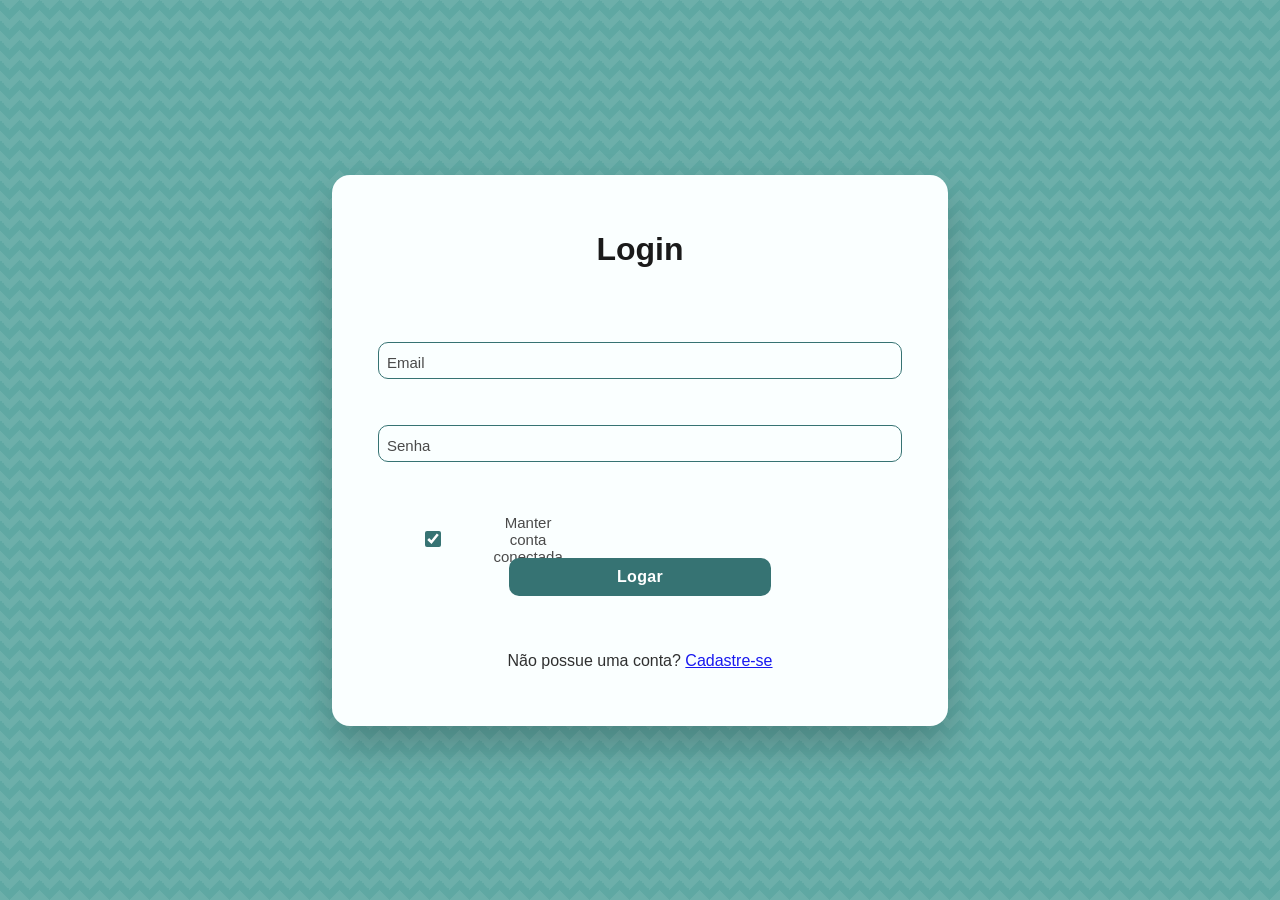
<file: configurações.html>
﻿<!DOCTYPE html>
<html lang="pt-BR">

<head>
    <link rel="icon" type="image/png" href="assets/glaceonIcon.png">
    <meta charset="UTF-8">
    <meta name="viewport" content="width=device-width, initial-scale=1.0">
    <title>Configurações</title>
    <!-- Google Fonts: preconnect para acelerar download -->
    <link rel="preconnect" href="https://fonts.googleapis.com">
    <link rel="preconnect" href="https://fonts.gstatic.com" crossorigin>
    <link rel="stylesheet" href="https://fonts.googleapis.com/css2?family=Open+Sans:ital,wght@0,300..800;1,300..800&display=swap" media="print" onload="this.media='all'">
    <noscript><link rel="stylesheet" href="https://fonts.googleapis.com/css2?family=Open+Sans:ital,wght@0,300..800;1,300..800&display=swap"></noscript>
    <link href='assets/boxicons/boxicons.min.css' rel='stylesheet' id='bx-local'>
    <script>
        // Fallback: se icones locais nao carregarem, usa CDN
        (function(){
            function checkAndFallback(){
                var el = document.createElement('i');
                el.className = 'bx bx-check';
                el.style.cssText = 'position:fixed;top:-9999px;left:-9999px;font-size:20px;visibility:hidden';
                document.body.appendChild(el);
                var ff = window.getComputedStyle(el).fontFamily || '';
                document.body.removeChild(el);
                if(ff.toLowerCase().indexOf('boxicons') === -1){
                    var l = document.createElement('link');
                    l.rel = 'stylesheet';
                    l.href = 'https://cdn.boxicons.com/3.0.6/fonts/basic/boxicons.min.css';
                    document.head.appendChild(l);
                }
            }
            if(document.readyState === 'loading'){
                document.addEventListener('DOMContentLoaded', checkAndFallback);
            } else { checkAndFallback(); }
        })();
    </script>
    <link rel="stylesheet" href="styles/Estilos.css">
    <link rel="stylesheet" href="styles/configuracao.css">
    <link rel="stylesheet" href="styles/root.css">
</head>

<body data-tema="padrao" data-mode="light">
    <div class="alerta" id="div_alerta" style="display:none;">
        <div class="conteudoAlerta" id="conteudoAlerta"></div>
    </div>

    <!-- Modal personalizar mês fiscal -->
    <div id="modalMesFiscalDia" style="display:none; position:fixed; inset:0; background:rgba(0,0,0,0.55); z-index:9999; align-items:center; justify-content:center;">
        <div class="cfg-card" style="max-width:420px; width:90%; gap:20px;">
            <h2 style="font-size:1.4rem; margin:0;">Personalizar Mês Fiscal</h2>
            <p style="color:var(--cor-texto-secundario); font-size:0.92rem; margin:0;">Digite o dia do mês em que o período fiscal inicia (1 a 31).</p>
            <div class="cfg-field">
                <input type="number" id="ipt_dia_fiscal" placeholder=" " min="1" max="31" step="1">
                <label for="ipt_dia_fiscal">Dia de início (1–31)</label>
            </div>
            <div style="display:flex; gap:12px; flex-wrap:wrap;">
                <button class="cfg-btn" onclick="salvarDiaFiscalPersonalizado()">Salvar</button>
                <button class="cfg-btn" style="background:transparent;border:2px solid var(--cor-principal);color:var(--cor-principal);" onclick="fecharModalMesFiscalDia()">Cancelar</button>
            </div>
        </div>
    </div>

    <!-- Modal personalizada -->
    <div id="modalPersonalizada" style="display:none; position:fixed; inset:0; background:rgba(0,0,0,0.55); z-index:9999; align-items:center; justify-content:center;">
        <div class="cfg-card" style="max-width:440px; width:90%; gap:20px;">
            <h2 id="modalPersonalizadaTitulo" style="font-size:1.4rem;">Novo item personalizado</h2>
            <div class="cfg-field">
                <input type="text" id="ipt_personalizada" placeholder=" ">
                <label id="modalPersonalizadaLabel" for="ipt_personalizada">Nome</label>
            </div>
            <div style="display:flex; gap:12px; flex-wrap:wrap;">
                <button class="cfg-btn" onclick="salvarPersonalizada()">Salvar</button>
                <button class="cfg-btn" style="background:transparent;border:2px solid var(--cor-principal);color:var(--cor-principal);" onclick="fecharPersonalizada()">Cancelar</button>
            </div>
        </div>
    </div>

    <!-- Modal limite por instituição/categoria -->
    <div id="modalLimite" style="display:none; position:fixed; inset:0; background:rgba(0,0,0,0.55); z-index:9999; align-items:center; justify-content:center;">
        <div class="cfg-card" style="max-width:500px; width:92%; gap:20px;">
            <h2 id="modalLimiteTitulo" style="font-size:1.4rem; margin:0;">Definir limite</h2>

            <div class="cfg-field">
                <select id="selLimiteItem" required>
                    <option value="" disabled selected></option>
                </select>
                <label id="lblLimiteItem" for="selLimiteItem">Selecionar item</label>
            </div>

            <div class="cfg-field">
                <input type="number" id="ipt_limite_modal_valor" placeholder=" " step="0.01" min="0">
                <label for="ipt_limite_modal_valor">Limite mensal (R$)</label>
            </div>

            <div style="display:flex; gap:12px; flex-wrap:wrap;">
                <button class="cfg-btn" onclick="salvarLimiteModal()">Salvar limite</button>
                <button class="cfg-btn" style="background:transparent;border:2px solid var(--cor-principal);color:var(--cor-principal);" onclick="fecharModalLimite()">Cancelar</button>
            </div>
        </div>
    </div>
    <div class="containerGeral">
        <nav class="side-bar" id="navbar">
            <ul>
                <li onclick="sidebarFunction()">
                    <i class='bx bx-menu-closer'></i>
                </li>
                <li>
                    <a href="dashboard.html"><i class='bx bx-home'></i> <span id="home">Home</span></a>
                </li>
                <li>
                    <a href="adicionarRegistros.html"><i class='bx bx-file-plus'></i> <span id="add">Adicionar Registros</span></a>
                </li>
                <li>
                    <a href="registros.html"><i class='bx bx-address-book'></i> <span id="reg">Registros</span></a>
                </li>
                <li>
                    <a href="agendaGastos.html"><i class='bx bx-calendar-event'></i> <span id="agenda">Agenda</span></a>
                </li>
                <li>
                    <a href="caixinhas.html"><i class='bx bx-piggy-bank'></i><span id="caixinhas">Poupança</span></a>
                </li>
                <li>
                    <a href="emprestimos.html"><i class='bx bx-handshake'></i><span id="emprestimos">Empréstimos</span></a>
                </li>
                <li>
                    <a href="configurações.html" class="nav-ativo"><i class='bx bx-cog'></i> <span id="config">Configurações</span></a>
                </li>
            </ul>
        </nav>

        <div class="containerGeral">
            <main id="main" class="main cfg-page">

                <div class="page-title-row">
                    <h1>Configurações</h1>
                    <!-- User widget -->
                    <div class="user-widget" id="userWidget">
                        <div class="uw-info">
                            <span class="uw-nome" id="uw_nome"></span>
                            <div class="uw-xp-track">
                                <div class="uw-xp-fill" id="uw_xp"></div>
                                <span class="uw-lvl" id="uw_lvl">LVL 0</span>
                            </div>
                        </div>
                        <div class="uw-avatar">
                            <i class='bx bx-user' style="font-size:1.6rem; color:var(--cor-principal);"></i>
                        </div>
                        <div class="uw-dropdown" id="uwDropdown">
                            <a href="meuPerfil.html" class="uw-dropdown-item">
                                <i class='bx bx-user-circle'></i> Perfil
                            </a>
                            <a href="index.html" class="uw-dropdown-item">
                                <i class='bx bx-arrow-back'></i> Voltar para seleção de usuário
                            </a>
                            <button class="uw-dropdown-item uw-logout-btn" id="btnLogout">
                                <i class='bx bx-log-out'></i> LogOut
                            </button>
                        </div>
                    </div>
                </div>

                <!-- MÊS FISCAL -->
                <div class="cfg-card">
                    <h2><i class='bx bx-calendar' style="color:var(--cor-principal);font-size:1.6rem;"></i> Mês Fiscal</h2>

                    <div class="cfg-row" style="align-items:flex-end; gap:10px; flex-wrap:wrap;">
                        <div class="cfg-field" style="max-width:280px;">
                            <select id="mesFiscal" required>
                                <option value="" disabled selected></option>
                                <option value="1">Dia 1</option>
                                <option value="5">Dia 5</option>
                                <option value="10">Dia 10</option>
                                <option value="15">Dia 15</option>
                            </select>
                            <label for="mesFiscal">Início do mês fiscal</label>
                        </div>
                        <button class="cfg-btn" type="button" onclick="abrirModalMesFiscalDia()" style="margin-bottom:2px; white-space:nowrap;">Personalizar</button>
                        <div class="cfg-field" style="max-width:320px;">
                            <input type="number" id="limiteMensal" placeholder=" " step="0.01" min="0">
                            <label for="limiteMensal">Limite mensal total (R$)</label>
                        </div>
                    </div>

                    <button class="cfg-btn" onclick="salvarMesFiscal()">Salvar</button>
                </div>

                <!-- LIMITES DE GASTOS + ALERTAS -->
                <div class="cfg-card">
                    <h2><i class='bx bx-wallet-alt' style="color:var(--cor-principal);font-size:1.6rem;"></i> Limite de Gastos</h2>

                    <div class="cfg-split">
                        <div class="cfg-split-main">
                            <div style="display:flex; gap:12px; flex-wrap:wrap;">
                                <button class="cfg-btn" onclick="abrirModalLimite('instituicao')">Definir limite por instituição</button>
                                <button class="cfg-btn" onclick="abrirModalLimite('categoria')" style="background:transparent;border:2px solid var(--cor-principal);color:var(--cor-principal);">Definir limite por categoria</button>
                            </div>

                            <!-- Tabela de limites existentes -->
                            <div class="tabela-config">
                                <table class="cfg-table" id="tabelaLimites">
                                    <thead>
                                        <tr>
                                            <th>Tipo</th>
                                            <th>Item limitado</th>
                                            <th>Limite mensal (R$)</th>
                                            <th>Opções</th>
                                        </tr>
                                    </thead>
                                    <tbody id="corpoLimites">
                                        <tr class="cfg-table-empty">
                                            <td colspan="4" style="padding:20px;">Nenhum limite configurado ainda.</td>
                                        </tr>
                                    </tbody>
                                </table>
                            </div>
                        </div>

                        <div class="cfg-split-side">
                            <div class="cfg-switch-row">
                                <span class="cfg-switch-text">Receber alerta por WhatsApp</span>
                                <div class="cfg-switch">
                                    <input type="checkbox" id="sw_alerta_whatsapp" aria-label="Receber alerta por WhatsApp">
                                    <label class="cfg-switch-slider" for="sw_alerta_whatsapp"></label>
                                </div>
                            </div>

                            <div class="cfg-switch-row">
                                <span class="cfg-switch-text">Receber alerta por Email</span>
                                <div class="cfg-switch">
                                    <input type="checkbox" id="sw_alerta_email" aria-label="Receber alerta por Email">
                                    <label class="cfg-switch-slider" for="sw_alerta_email"></label>
                                </div>
                            </div>
                            <small style="color:#6b7a7a; font-weight:600;">As preferências são salvas automaticamente.</small>
                        </div>
                    </div>
                </div>

                <!-- INSTITUIÇÕES FINANCEIRAS -->
                <div class="cfg-card">
                    <h2><i class='bx bx-buildings' style="color:var(--cor-principal);font-size:1.6rem;"></i> Instituições Financeiras</h2>

                    <div class="cfg-row" style="align-items:flex-end;">
                        <div class="cfg-field" style="flex:1;max-width:380px;">
                            <select id="sel_nova_instituicao" required>
                                <option value="" disabled selected></option>
                            </select>
                            <label>Nova instituição</label>
                        </div>
                        <button class="cfg-btn" style="background:transparent;border:2px solid var(--cor-principal);color:var(--cor-principal);" onclick="abrirPersonalizada('instituicao')">Personalizada</button>
                        <button class="cfg-btn" onclick="adicionarInstituicao()">Adicionar instituição</button>
                    </div>

                    <div class="tabela-config">
                        <table class="cfg-table" id="tabelaInstituicoes">
                            <thead>
                                <tr>
                                    <th>Instituição</th>
                                    <th>Última atualização</th>
                                    <th>Opções</th>
                                </tr>
                            </thead>
                            <tbody id="corpoInstituicoes">
                                <tr class="cfg-table-empty">
                                    <td colspan="3" style="padding:20px;">Nenhuma instituição cadastrada.</td>
                                </tr>
                            </tbody>
                        </table>
                    </div>
                </div>

                <!-- CATEGORIAS -->
                <div class="cfg-card">
                    <h2><i class='bx bx-tag-alt' style="color:var(--cor-principal);font-size:1.6rem;"></i> Categorias</h2>

                    <div class="cfg-row" style="align-items:flex-end;">
                        <div class="cfg-field" style="flex:1;max-width:380px;">
                            <select id="sel_nova_categoria" required>
                                <option value="" disabled selected></option>
                            </select>
                            <label>Selecionar categoria</label>
                        </div>
                        <button class="cfg-btn" style="background:transparent;border:2px solid var(--cor-principal);color:var(--cor-principal);" onclick="abrirPersonalizada('categoria')">Personalizada</button>
                        <button class="cfg-btn" onclick="adicionarCategoria()">Adicionar categoria</button>
                    </div>

                    <div class="tabela-config">
                        <table class="cfg-table" id="tabelaCategorias">
                            <thead>
                                <tr>
                                    <th>Categoria</th>
                                    <th>Última atualização</th>
                                    <th>Opções</th>
                                </tr>
                            </thead>
                            <tbody id="corpoCategorias">
                                <tr class="cfg-table-empty">
                                    <td colspan="3" style="padding:20px;">Nenhuma categoria cadastrada.</td>
                                </tr>
                            </tbody>
                        </table>
                    </div>
                </div>

                <!-- EVENTOS FINANCEIROS / LIMPEZA DE DADOS -->
                <div class="cfg-card">
                    <h2><i class='bx bx-trash-alt' style="color:var(--cor-principal);font-size:1.6rem;"></i> Eventos Financeiros</h2>

                    <!-- Importar / Exportar -->
                    <div style="display:flex;flex-direction:column;gap:12px;">
                        <p class="cfg-delete-label">Importar / Exportar dados:</p>
                        <div class="btn-downDados" style="display:flex;gap:12px;flex-wrap:wrap;">
                            <button onclick="importarDados()">
                                <span>Importar dados</span>
                                <i class="bx bx-arrow-in-down-square-half"></i>
                            </button>
                            <button onclick="exportarDados()">
                                <span>Exportar dados</span>
                                <i class="bx bx-arrow-out-up-square-half"></i>
                            </button>
                        </div>
                    </div>

                    <!-- Exclusão -->
                    <div style="display:flex;flex-direction:column;gap:16px;">
                        <p class="cfg-delete-label">Excluir eventos por período:</p>
                        <div class="cfg-row" style="align-items:flex-end;">
                            <div style="display:flex;flex-direction:column;gap:4px;">
                                <span id="cfgDeleteInicioLabel" style="font-size:0.82rem;color:var(--cor-principal);min-height:1.1em;font-weight:600;"></span>
                                <button class="cfg-btn" style="background:transparent;border:2px solid var(--cor-principal);color:var(--cor-principal);" onclick="abrirCalendarioDelete('inicio')">
                                    <i class='bx bx-calendar' style="margin-right:6px;"></i> Data inicial
                                </button>
                            </div>
                            <div style="display:flex;flex-direction:column;gap:4px;">
                                <span id="cfgDeleteFimLabel" style="font-size:0.82rem;color:var(--cor-principal);min-height:1.1em;font-weight:600;"></span>
                                <button class="cfg-btn" style="background:transparent;border:2px solid var(--cor-principal);color:var(--cor-principal);" onclick="abrirCalendarioDelete('fim')">
                                    <i class='bx bx-calendar' style="margin-right:6px;"></i> Data final
                                </button>
                            </div>
                        </div>
                        <button class="cfg-btn danger" style="align-self:flex-start;" onclick="apagarRegistrosPeriodo()">Apagar registros do período</button>

                        <p class="cfg-delete-label" style="font-weight:900;margin-top:8px;">Excluir TODOS os eventos financeiros armazenados:</p>
                        <button class="cfg-btn danger" style="align-self:flex-start;" onclick="apagarTodosRegistros()">Apagar TODOS os registros</button>
                    </div>
                </div>

                <!-- AJUDA / TUTORIAL -->
                <div class="cfg-card">
                    <h2><i class='bx bx-help-circle' style="color:var(--cor-principal);font-size:1.6rem;"></i> Ajuda</h2>
                    <p style="color:var(--cor-texto-secundario);font-size:0.9rem;margin-bottom:16px;">
                        Relembre o tour guiado das principais telas do sistema.
                    </p>
                    <div style="display:flex;gap:12px;flex-wrap:wrap;">
                        <button class="cfg-btn" onclick="window.Tutorial && window.Tutorial.resetar('myfinance_tutorial_done')">
                            <i class='bx bx-play-circle' style="margin-right:6px;"></i> Tour: Dashboard
                        </button>
                        <button class="cfg-btn" style="background:transparent;border:2px solid var(--cor-principal);color:var(--cor-principal);"
                            onclick="window.Tutorial && window.Tutorial.resetar('myfinance_tutorial_adicionarRegistros_done', 'adicionarRegistros.html')">
                            <i class='bx bx-play-circle' style="margin-right:6px;"></i> Tour: Adicionar Registros
                        </button>
                    </div>
                </div>

            </main>
        </div>
    </div>
</body>

<!-- Calendar modal – seleção de período para exclusão -->
<div class="modal" id="cfgCalModal" style="display:none;">
    <div class="conteudoModal">
        <span class="fechar" id="cfgCalFechar" style="cursor:pointer;">&times;</span>
        <div class="topo-calendario">
            <button id="cfgCalAnterior">◀</button>
            <h2 id="cfgCalMesAno"></h2>
            <button id="cfgCalProximo">▶</button>
        </div>
        <div class="calendario">
            <div class="diasSemana">
                <span>Dom</span><span>Seg</span><span>Ter</span><span>Qua</span>
                <span>Qui</span><span>Sex</span><span>Sáb</span>
            </div>
            <div class="dias" id="cfgCalDias"></div>
        </div>
        <button id="cfgCalConfirmar" disabled>Confirmar data</button>
    </div>
</div>

</html>
<script src="js/cache.js?v=1"></script>
    <script src="js/main.js?v=2"></script>
    <script src="js/mascote.js?v=3"></script>
<script src="js/configuracoes.js?v=2"></script>
<script src="js/navbar.js?v=3"></script>
<script src="js/tutorial.js?v=1"></script>
</file>
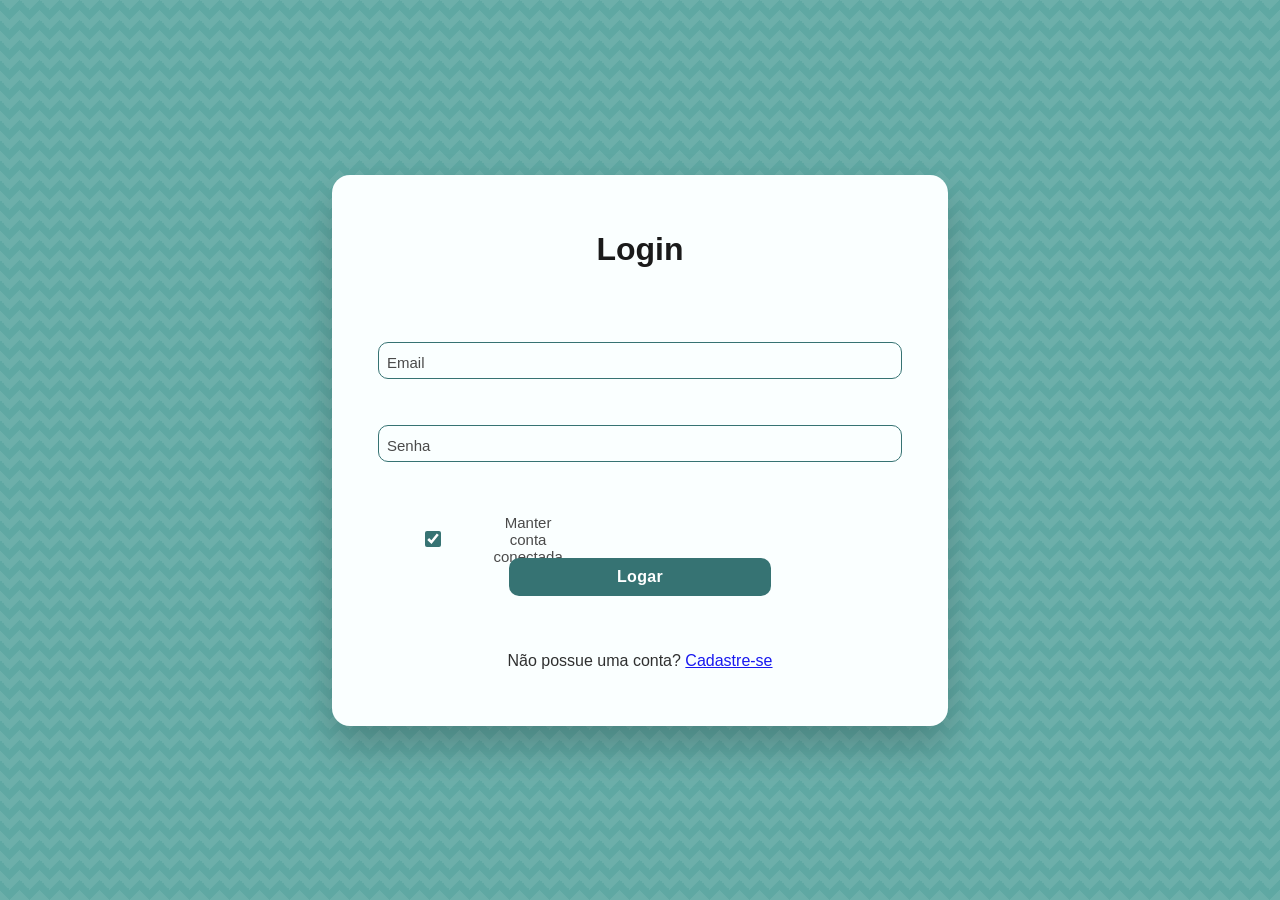
<file: emprestimos.html>
﻿<!DOCTYPE html>
<html lang="pt-BR">
<head>
    <link rel="icon" type="image/png" href="assets/glaceonIcon.png">
    <meta charset="UTF-8">
    <meta name="viewport" content="width=device-width, initial-scale=1.0">
    <title>Empréstimos</title>
    <link rel="preconnect" href="https://fonts.googleapis.com">
    <link rel="preconnect" href="https://fonts.gstatic.com" crossorigin>
    <link rel="stylesheet" href="https://fonts.googleapis.com/css2?family=Open+Sans:ital,wght@0,300..800;1,300..800&display=swap" media="print" onload="this.media='all'">
    <noscript><link rel="stylesheet" href="https://fonts.googleapis.com/css2?family=Open+Sans:ital,wght@0,300..800;1,300..800&display=swap"></noscript>
    <link href='assets/boxicons/boxicons.min.css' rel='stylesheet' id='bx-local'>
    <script>
        (function(){
            function checkAndFallback(){
                var el=document.createElement('i'); el.className='bx bx-check';
                el.style.cssText='position:fixed;top:-9999px;left:-9999px;font-size:20px;visibility:hidden';
                document.body.appendChild(el);
                var ff=window.getComputedStyle(el).fontFamily||''; document.body.removeChild(el);
                if(ff.toLowerCase().indexOf('boxicons')===-1){
                    var l=document.createElement('link'); l.rel='stylesheet';
                    l.href='https://cdn.boxicons.com/3.0.6/fonts/basic/boxicons.min.css';
                    document.head.appendChild(l);
                }
            }
            if(document.readyState==='loading'){document.addEventListener('DOMContentLoaded',checkAndFallback);}else{checkAndFallback();}
        })();
    </script>
    <link rel="stylesheet" href="styles/Estilos.css">
    <link rel="stylesheet" href="styles/root.css">
    <link rel="stylesheet" href="styles/emprestimos.css">
</head>
<body data-tema="padrao" data-mode="light">
    <div class="alerta" id="div_alerta"><div class="conteudoAlerta" id="conteudoAlerta"></div></div>
    <div class="containerGeral">
        <nav class="side-bar" id="navbar">
            <ul>
                <li onclick="sidebarFunction()"><i class='bx bx-menu-closer'></i></li>
                <li><a href="dashboard.html"><i class='bx bx-home'></i><span id="home">Home</span></a></li>
                <li><a href="adicionarRegistros.html"><i class='bx bx-file-plus'></i><span id="add">Adicionar Registros</span></a></li>
                <li><a href="registros.html"><i class='bx bx-address-book'></i><span id="reg"> Registros </span></a></li>
                <li><a href="agendaGastos.html"><i class='bx bx-calendar-event'></i><span id="agenda">Agenda</span></a></li>
                <li><a href="caixinhas.html"><i class='bx bx-piggy-bank'></i><span id="caixinhas">Poupança</span></a></li>
                <li><a href="emprestimos.html" class="nav-ativo"><i class='bx bx-handshake'></i><span id="emprestimos">Empréstimos</span></a></li>
                <li><a href="configurações.html"><i class='bx bx-cog'></i><span id="config">Configurações</span></a></li>
            </ul>
        </nav>
        <div id="main" class="main">
            <div class="page-title-row">
                <h1><i class='bx bx-handshake'></i> Empréstimos</h1>
                <div class="top-actions">
                    <div class="user-widget" id="userWidget">
                        <div class="uw-info">
                            <span class="uw-nome" id="uw_nome"></span>
                            <div class="uw-xp-track">
                                <div class="uw-xp-fill" id="uw_xp"></div>
                                <span class="uw-lvl" id="uw_lvl">LVL 0</span>
                            </div>
                        </div>
                        <div class="uw-avatar"><i class='bx bx-user' style="font-size:1.6rem; color:var(--cor-principal);"></i></div>
                        <div class="uw-dropdown" id="uwDropdown">
                            <a href="meuPerfil.html" class="uw-dropdown-item"><i class='bx bx-user-circle'></i> Perfil</a>
                            <a href="index.html" class="uw-dropdown-item"><i class='bx bx-arrow-back'></i> Voltar para seleção de usuário</a>
                            <button class="uw-dropdown-item uw-logout-btn" id="btnLogout"><i class='bx bx-log-out'></i> LogOut</button>
                        </div>
                    </div>
                </div>
            </div>
            <div class="ar-tabs">
                <button type="button" class="ar-tab ativo" id="tabPessoais" onclick="trocarAba('pessoais')">Empréstimos Pessoais</button>
                <button type="button" class="ar-tab" id="tabBancarios" onclick="trocarAba('bancarios')">Empréstimos Bancários</button>
            </div>
            <div id="abaPessoais">
                <div class="emprestimos-resumo-grid">
                    <div class="emprestimo-resumo-card receber">
                        <div class="resumo-icon"><i class='bx bx-down-arrow-circle'></i></div>
                        <div class="resumo-info">
                            <p class="resumo-label">A Receber</p>
                            <h2 class="resumo-valor" id="valorAReceber">R$ 0,00</h2>
                            <p class="resumo-detalhes" id="detalhesReceber">0 pessoa(s)</p>
                        </div>
                    </div>
                    <div class="emprestimo-resumo-card pagar">
                        <div class="resumo-icon"><i class='bx bx-up-arrow-circle'></i></div>
                        <div class="resumo-info">
                            <p class="resumo-label">A Pagar</p>
                            <h2 class="resumo-valor" id="valorAPagar">R$ 0,00</h2>
                            <p class="resumo-detalhes" id="detalhesPagar">0 pessoa(s)</p>
                        </div>
                    </div>
                </div>
                <div class="emprestimos-acoes">
                    <button class="btn-primario" onclick="abrirModalNovoEmprestimo()"><i class='bx bx-plus'></i> Novo Empréstimo Pessoal</button>
                    <div class="filtros-emprestimo">
                        <button class="btn-filtro ativo" data-filtro="todos" onclick="filtrarEmprestimos('todos')">Todos</button>
                        <button class="btn-filtro" data-filtro="EMPRESTEI" onclick="filtrarEmprestimos('EMPRESTEI')">Emprestei</button>
                        <button class="btn-filtro" data-filtro="PEDI_EMPRESTADO" onclick="filtrarEmprestimos('PEDI_EMPRESTADO')">Peguei Emprestado</button>
                        <button class="btn-filtro" data-filtro="pendentes" onclick="filtrarEmprestimos('pendentes')">Pendentes</button>
                        <button class="btn-filtro" data-filtro="quitados" onclick="filtrarEmprestimos('quitados')">Quitados</button>
                    </div>
                </div>
                <div class="emprestimos-lista" id="listaEmprestimos"></div>
            </div>
            <div id="abaBancarios" style="display:none;">
                <div class="emprestimos-resumo-grid">
                    <div class="emprestimo-resumo-card pagar">
                        <div class="resumo-icon"><i class='bx bx-bank'></i></div>
                        <div class="resumo-info">
                            <p class="resumo-label">Contratos Ativos</p>
                            <h2 class="resumo-valor" id="bancarioContratosAtivos">0</h2>
                            <p class="resumo-detalhes" id="bancarioSaldoDevedor">Saldo devedor: R$ 0,00</p>
                        </div>
                    </div>
                    <div class="emprestimo-resumo-card receber">
                        <div class="resumo-icon"><i class='bx bx-receipt'></i></div>
                        <div class="resumo-info">
                            <p class="resumo-label">Próxima Parcela</p>
                            <h2 class="resumo-valor" id="bancarioProximaParcelaValor">R$ 0,00</h2>
                            <p class="resumo-detalhes" id="bancarioProximaParcelaData">-</p>
                        </div>
                    </div>
                </div>
                <div class="emprestimos-acoes">
                    <button class="btn-primario" onclick="abrirModalNovoBancario()"><i class='bx bx-plus'></i> Novo Empréstimo Bancário</button>
                    <div class="filtros-emprestimo">
                        <button class="btn-filtro ativo" data-filtro-b="todos" onclick="filtrarBancarios('todos')">Todos</button>
                        <button class="btn-filtro" data-filtro-b="ATIVO" onclick="filtrarBancarios('ATIVO')">Ativos</button>
                        <button class="btn-filtro" data-filtro-b="QUITADO" onclick="filtrarBancarios('QUITADO')">Quitados</button>
                    </div>
                </div>
                <div class="emprestimos-lista" id="listaBancarios"></div>
            </div>
        </div>
    </div>
    <div id="modalEmprestimo" class="modal">
        <div class="modal-content"><div class="modal-header">
            <h2 id="modalTitulo">Novo Empréstimo</h2>
            <button class="btn-fechar" onclick="fecharModalEmprestimo()"><i class='bx bx-x'></i></button>
        </div><div class="modal-body"><form id="formEmprestimo" onsubmit="salvarEmprestimo(event)">
            <div class="campo"><select id="inputTipo" required onchange="atualizarLabelInstituicao()">
                <option value="">Selecione...</option>
                <option value="EMPRESTEI">Eu emprestei para alguém</option>
                <option value="PEDI_EMPRESTADO">Eu peguei emprestado</option>
            </select><label for="inputTipo">Tipo de Empréstimo *</label></div>
            <div class="campo"><input type="text" id="inputPessoa" required maxlength="150" placeholder=" "><label for="inputPessoa">Nome da Pessoa ou Grupo *</label></div>
            <div class="campo"><input type="text" id="inputValor" required placeholder=" " inputmode="numeric" autocomplete="off"><label for="inputValor">Valor Total *</label></div>
            <div class="campo"><input type="text" id="inputDataEmprestimo" placeholder=" " maxlength="10" inputmode="numeric"><label for="inputDataEmprestimo">Data do Empréstimo *</label></div>
            <div class="campo"><select id="inputInstituicao" required><option value="">Carregando...</option></select><label for="inputInstituicao" id="labelInstituicao">Conta *</label></div>
            <div class="campo"><input type="text" id="inputDataPrevisao" placeholder=" " maxlength="10" inputmode="numeric"><label for="inputDataPrevisao">Data de Previsão de Pagamento</label></div>
            <div class="campo"><textarea id="inputObservacoes" rows="4" maxlength="1000" placeholder=" "></textarea><label for="inputObservacoes">Observações</label></div>
            <div class="modal-footer">
                <button type="button" class="btn-secundario" onclick="fecharModalEmprestimo()">Cancelar</button>
                <button type="submit" class="btn-primario"><i class='bx bx-save'></i> Salvar</button>
            </div>
        </form></div></div>
    </div>
    <div id="modalPagamento" class="modal">
        <div class="modal-content modal-pequeno"><div class="modal-header">
            <h2>Registrar Pagamento</h2>
            <button class="btn-fechar" onclick="fecharModalPagamento()"><i class='bx bx-x'></i></button>
        </div><div class="modal-body"><form id="formPagamento" onsubmit="salvarPagamento(event)">
            <p id="infoPagamento" class="info-pagamento"></p>
            <div class="campo"><input type="text" id="inputValorPagamento" required placeholder=" " inputmode="numeric" autocomplete="off"><label for="inputValorPagamento">Valor Pago *</label></div>
            <div class="campo"><input type="text" id="inputDataPagamento" placeholder=" " maxlength="10" inputmode="numeric"><label for="inputDataPagamento">Data do Pagamento</label></div>
            <div class="campo"><select id="inputInstituicaoPagamento" required><option value="">Carregando...</option></select><label for="inputInstituicaoPagamento" id="labelInstituicaoPagamento">Conta *</label></div>
            <div class="modal-footer">
                <button type="button" class="btn-secundario" onclick="fecharModalPagamento()">Cancelar</button>
                <button type="submit" class="btn-primario"><i class='bx bx-check'></i> Confirmar</button>
            </div>
        </form></div></div>
    </div>
    <div id="modalBancario" class="modal">
        <div class="modal-content"><div class="modal-header">
            <h2>Novo Empréstimo Bancário</h2>
            <button class="btn-fechar" onclick="fecharModalBancario()"><i class='bx bx-x'></i></button>
        </div><div class="modal-body"><form id="formBancario" onsubmit="salvarBancario(event)">
            <div class="campo"><input type="text" id="bInputBanco" required maxlength="150" placeholder=" "><label for="bInputBanco">Nome do Banco / Credor *</label></div>
            <div class="campo"><select id="bInputModalidade" required>
                <option value="">Selecione...</option>
                <option value="PESSOAL">Crédito Pessoal</option>
                <option value="VEICULO">Financiamento de Veículo</option>
                <option value="IMOVEL">Financiamento Imobiliário</option>
                <option value="CONSIGNADO">Crédito Consignado</option>
                <option value="CAPITAL_DE_GIRO">Capital de Giro</option>
            </select><label for="bInputModalidade">Modalidade *</label></div>
            <div class="campo"><input type="text" id="bInputPrincipal" required placeholder=" " inputmode="numeric" autocomplete="off"><label for="bInputPrincipal">Valor Contratado *</label></div>
            <div class="campo"><input type="text" id="bInputTaxa" required placeholder=" " inputmode="decimal" autocomplete="off"><label for="bInputTaxa">Taxa de Juros (% ao més) *</label></div>
            <div class="campo"><input type="number" id="bInputParcelas" required min="1" max="480" placeholder=" "><label for="bInputParcelas">Número de Parcelas *</label></div>
            <div style="background:var(--cor-fundo-campo,#f0f0f0);border-radius:8px;padding:0.75rem 1rem;margin-bottom:0.75rem;">
                <p style="margin:0;font-size:0.85rem;color:var(--cor-texto-secundario);">Valor estimado da parcela (Tabela Price):</p>
                <p id="bParcelaEstimada" style="margin:0.25rem 0 0;font-size:1.1rem;font-weight:700;color:var(--cor-principal);">R$ 0,00</p>
            </div>
            <div class="campo"><input type="text" id="bInputContratacao" placeholder=" " maxlength="10" inputmode="numeric"><label for="bInputContratacao">Data de Contratação</label></div>
            <div class="campo"><input type="text" id="bInputPrimeiraParcela" placeholder=" " maxlength="10" inputmode="numeric"><label for="bInputPrimeiraParcela">Vencimento da 1ª Parcela</label></div>
            <div class="campo"><select id="bInputInstituicao"><option value="">Selecione a conta...</option></select><label for="bInputInstituicao">Conta para Débito das Parcelas</label></div>
            <div class="campo"><textarea id="bInputObs" rows="3" maxlength="1000" placeholder=" "></textarea><label for="bInputObs">Observações</label></div>
            <div class="modal-footer">
                <button type="button" class="btn-secundario" onclick="fecharModalBancario()">Cancelar</button>
                <button type="submit" class="btn-primario"><i class='bx bx-save'></i> Salvar</button>
            </div>
        </form></div></div>
    </div>
    <div id="modalPagarParcela" class="modal">
        <div class="modal-content modal-pequeno"><div class="modal-header">
            <h2>Pagar Parcela</h2>
            <button class="btn-fechar" onclick="fecharModalPagarParcela()"><i class='bx bx-x'></i></button>
        </div><div class="modal-body"><form id="formPagarParcela" onsubmit="confirmarPagarParcela(event)">
            <p id="infoPagarParcela" class="info-pagamento"></p>
            <div class="campo"><input type="text" id="bPagDataPagamento" placeholder=" " maxlength="10" inputmode="numeric"><label for="bPagDataPagamento">Data do Pagamento</label></div>
            <div class="campo"><select id="bPagInstituicao"><option value="">Conta padrão do empréstimo</option></select><label for="bPagInstituicao">Conta de Débito</label></div>
            <div class="modal-footer">
                <button type="button" class="btn-secundario" onclick="fecharModalPagarParcela()">Cancelar</button>
                <button type="submit" class="btn-primario"><i class='bx bx-check'></i> Confirmar Pagamento</button>
            </div>
        </form></div></div>
    </div>
     <div id="modalParcelas" class="modal">
        <div class="modal-content modal-parcelas"><div class="modal-header">
            <h2><i class='bx bx-list-ul'></i> <span id="modalParcelasTitulo">Parcelas do Empréstimo</span></h2>
            <button class="btn-fechar" onclick="fecharModalParcelas()"><i class='bx bx-x'></i></button>
        </div><div class="modal-body">
            <div id="parcelasModalConteudo" class="parcelas-modal-conteudo">
                <div class="parcelas-loading">Carregando parcelas...</div>
            </div>
            <div class="parcelas-paginacao" id="parcelasPaginacao" style="display:none;">
                <button class="btn-pag" id="btnPagAnterior" onclick="mudarPaginaParcelas(-1)">
                    <i class='bx bx-chevron-left'></i> Anterior
                </button>
                <span class="pag-info" id="pagInfo">Página 1 de 1</span>
                <button class="btn-pag" id="btnPagProxima" onclick="mudarPaginaParcelas(1)">
                    Próxima <i class='bx bx-chevron-right'></i>
                </button>
            </div>
        </div></div>
    </div>
    <script src="js/cache.js?v=1"></script>
    <script src="js/main.js?v=2"></script>
    <script src="js/mascote.js?v=3"></script>
    <script src="js/navbar.js?v=3"></script>
    <script src="js/emprestimos.js?v=2"></script>
</body>
</html>
</file>
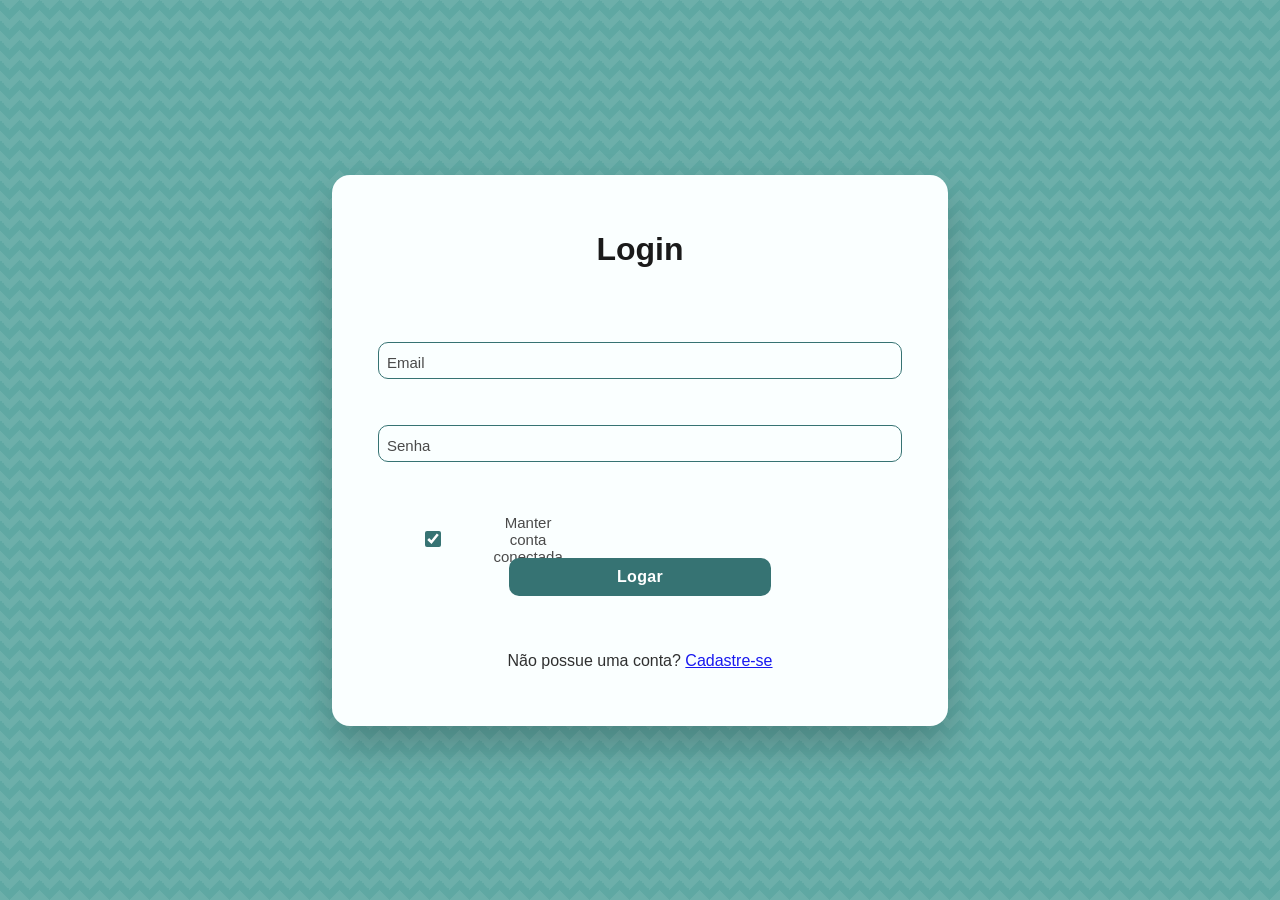
<file: instituicoes.html>
﻿<!DOCTYPE html>
<html lang="pt-BR">

<head>
    <link rel="icon" type="image/png" href="assets/glaceonIcon.png">
    <meta charset="UTF-8">
    <meta name="viewport" content="width=device-width, initial-scale=1.0">
    <title>Instituições</title>
    <!-- Google Fonts: preconnect para acelerar download -->
    <link rel="preconnect" href="https://fonts.googleapis.com">
    <link rel="preconnect" href="https://fonts.gstatic.com" crossorigin>
    <link rel="stylesheet" href="https://fonts.googleapis.com/css2?family=Open+Sans:ital,wght@0,300..800;1,300..800&display=swap" media="print" onload="this.media='all'">
    <noscript><link rel="stylesheet" href="https://fonts.googleapis.com/css2?family=Open+Sans:ital,wght@0,300..800;1,300..800&display=swap"></noscript>
    <link href='assets/boxicons/boxicons.min.css' rel='stylesheet' id='bx-local'>
    <script>
        (function(){
            function checkAndFallback(){
                var el = document.createElement('i');
                el.className = 'bx bx-check';
                el.style.cssText = 'position:fixed;top:-9999px;left:-9999px;font-size:20px;visibility:hidden';
                document.body.appendChild(el);
                var ff = window.getComputedStyle(el).fontFamily || '';
                document.body.removeChild(el);
                if(ff.toLowerCase().indexOf('boxicons') === -1){
                    var l = document.createElement('link');
                    l.rel = 'stylesheet';
                    l.href = 'https://cdn.boxicons.com/3.0.6/fonts/basic/boxicons.min.css';
                    document.head.appendChild(l);
                }
            }
            if(document.readyState === 'loading'){
                document.addEventListener('DOMContentLoaded', checkAndFallback);
            } else { checkAndFallback(); }
        })();
    </script>
    <link rel="stylesheet" href="styles/Estilos.css">
    <link rel="stylesheet" href="styles/root.css">
    <link rel="stylesheet" href="styles/instituicoes.css">
</head>

<body data-tema="padrao" data-mode="light" onload="iniciarPagina()">
    <div class="containerGeral">
        <nav class="side-bar" id="navbar">
            <ul>
                <li onclick="sidebarFunction()">
                    <i class='bx bx-menu-closer'></i>
                </li>
                <li>
                    <a href="dashboard.html"><i class='bx bx-home'></i><span id="home">Home</span></a>
                </li>
                <li>
                    <a href="adicionarRegistros.html"><i class='bx bx-file-plus'></i><span id="add">Adicionar Registros</span></a>
                </li>
                <li>
                    <a href="registros.html"><i class='bx bx-address-book'></i><span id="reg">Registros</span></a>
                </li>
                <li>
                    <a href="agendaGastos.html"><i class='bx bx-calendar-event'></i><span id="agenda">Agenda</span></a>
                </li>
                <li>
                    <a href="caixinhas.html"><i class='bx bx-piggy-bank'></i><span id="caixinhas">Poupança</span></a>
                </li>
                <li>
                    <a href="emprestimos.html"><i class='bx bx-handshake'></i><span id="emprestimos">Empréstimos</span></a>
                </li>
                <li>
                    <a href="configurações.html"><i class='bx bx-cog'></i><span id="config">Configurações</span></a>
                </li>
            </ul>
        </nav>

        <div id="main" class="main">

            <!-- ── Cabeçalho ── -->
            <div class="page-title-row">
                <div class="welcome-actions">
                    <h1>Instituições</h1>
                    <a href="dashboard.html" class="btn-instituicoes">
                        <i class='bx bx-home'></i> Dashboard
                    </a>
                </div>
                <div class="top-actions">
                    <div class="user-widget" id="userWidget">
                        <div class="uw-info">
                            <span class="uw-nome" id="uw_nome"></span>
                            <div class="uw-xp-track">
                                <div class="uw-xp-fill" id="uw_xp"></div>
                                <span class="uw-lvl" id="uw_lvl">LVL 0</span>
                            </div>
                        </div>
                        <div class="uw-avatar">
                            <i class='bx bx-user' style="font-size:1.6rem; color:var(--cor-principal);"></i>
                        </div>
                        <div class="uw-dropdown" id="uwDropdown">
                            <a href="meuPerfil.html" class="uw-dropdown-item">
                                <i class='bx bx-user-circle'></i> Perfil
                            </a>
                            <a href="index.html" class="uw-dropdown-item">
                                <i class='bx bx-arrow-back'></i> Voltar para seleção de usuário
                            </a>
                            <button class="uw-dropdown-item uw-logout-btn" id="btnLogout">
                                <i class='bx bx-log-out'></i> LogOut
                            </button>
                        </div>
                    </div>
                </div>
            </div>

            <!-- ── Card de Período ── -->
            <section class="dashboard-periodo-card">
                <div class="periodo-header">
                    <p><strong>Período Analisado — <span id="labelPeriodoAtual">–</span></strong></p>
                </div>
                <div id="filtros" class="filtros" style="flex-wrap:wrap;gap:4px;">
                    <div class="campo">
                        <select id="select_tempo" onchange="atualizarSeletoresPeriodo()">
                            <option value="MENSAL">Mensal</option>
                            <option value="TRIMESTRAL">Trimestral</option>
                            <option value="SEMESTRAL">Semestral</option>
                            <option value="ANUAL">Anual</option>
                        </select>
                        <label>Tipo de período</label>
                    </div>
                    <div class="campo" id="div_mes">
                        <select id="select_mes" onchange="marcarAtalhoAtivo(null); carregarInstituicoes()">
                            <option value="1">Janeiro</option>
                            <option value="2">Fevereiro</option>
                            <option value="3">Março</option>
                            <option value="4">Abril</option>
                            <option value="5">Maio</option>
                            <option value="6">Junho</option>
                            <option value="7">Julho</option>
                            <option value="8">Agosto</option>
                            <option value="9">Setembro</option>
                            <option value="10">Outubro</option>
                            <option value="11">Novembro</option>
                            <option value="12">Dezembro</option>
                        </select>
                        <label>Mês</label>
                    </div>
                    <div class="campo" id="div_trimestre" style="display:none;">
                        <select id="select_trimestre" onchange="marcarAtalhoAtivo(null); carregarInstituicoes()">
                            <option value="1">1º Trimestre (Jan–Mar)</option>
                            <option value="2">2º Trimestre (Abr–Jun)</option>
                            <option value="3">3º Trimestre (Jul–Set)</option>
                            <option value="4">4º Trimestre (Out–Dez)</option>
                        </select>
                        <label>Trimestre</label>
                    </div>
                    <div class="campo" id="div_semestre" style="display:none;">
                        <select id="select_semestre" onchange="marcarAtalhoAtivo(null); carregarInstituicoes()">
                            <option value="1">1º Semestre (Jan–Jun)</option>
                            <option value="2">2º Semestre (Jul–Dez)</option>
                        </select>
                        <label>Semestre</label>
                    </div>
                    <div class="campo" id="div_ano">
                        <select id="select_ano" onchange="marcarAtalhoAtivo(null); carregarInstituicoes()">
                            <option value="2024">2024</option>
                            <option value="2025">2025</option>
                            <option value="2026">2026</option>
                        </select>
                        <label>Ano</label>
                    </div>
                </div>
                <div class="dash-atalhos">
                    <button class="dash-atalho-btn" data-atalho="mes-atual" onclick="selecionarRapido('mes-atual')">
                        <i class='bx bx-calendar-check'></i> Mês Atual
                    </button>
                    <button class="dash-atalho-btn" data-atalho="mes-passado" onclick="selecionarRapido('mes-passado')">
                        <i class='bx bx-calendar-minus'></i> Mês Passado
                    </button>
                    <button class="dash-atalho-btn" data-atalho="ano-atual" onclick="selecionarRapido('ano-atual')">
                        <i class='bx bx-calendar'></i> Ano Atual
                    </button>
                    <button class="dash-atalho-btn" data-atalho="ano-passado" onclick="selecionarRapido('ano-passado')">
                        <i class='bx bx-time-five'></i> Ano Passado
                    </button>
                </div>
            </section>

            <!-- ── KPIs ── -->
            <div class="containerKPIS" id="containerKPIS">

                <!-- KPI 1: Instituição mais utilizada -->
                <div class="KPI">
                    <div class="kpi-head">
                        <p class="kpi-label">Instituição Mais Utilizada</p>
                        <span class="kpi-icon-box" aria-hidden="true">
                            <i class='bx bx-buildings'></i>
                        </span>
                    </div>
                    <span class="kpi-valor-grande" id="kpi1Nome">–</span>
                    <p class="kpi-sub" id="kpi1Sub">–</p>
                </div>

                <!-- KPI 2: Maior gasto médio por transação -->
                <div class="KPI">
                    <p class="kpi-label">Maior Gasto Médio/Transação</p>
                    <p class="kpi-subtitulo" id="kpi2Nome">–</p>
                    <span class="kpi-valor-grande" id="kpi2Valor">–</span>
                    <p class="kpi-sub">por operação</p>
                </div>

                <!-- KPI 3: Parcelamentos ativos -->
                <div class="KPI">
                    <p class="kpi-label">Parcelamentos Ativos</p>
                    <span class="kpi-valor-grande" id="kpi3Total">–</span>
                    <p class="kpi-sub">Em todas as instituições</p>
                </div>

            </div>

            <!-- ── Cards de instituições ── -->
            <div id="loadingInstituicoes" class="inst-loading">
                <i class='bx bx-loader-alt bx-spin'></i> Carregando instituições...
            </div>
            <div class="instituicoes-grid" id="instituicoesGrid"></div>

            <!-- ── Estado vazio ── -->
            <div id="semInstituicoes" class="inst-vazio" style="display:none;">
                <i class='bx bx-buildings'></i>
                <h3>Nenhuma instituição vinculada</h3>
                <p>Acesse Configurações para vincular suas instituições financeiras.</p>
                <a href="configurações.html" class="btn-inst-config">
                    <i class='bx bx-cog'></i> Configurações
                </a>
            </div>

        </div>
    </div>

    <!-- ══════════════════════════════════════════════════════════
         MODAL DE DETALHE DA INSTITUIÇÃO
    ══════════════════════════════════════════════════════════ -->
    <div id="instModalOverlay" class="inst-modal-overlay" onclick="fecharModalInstituicao(event)">
        <div class="inst-modal-content" id="instModalContent">

            <!-- Cabeçalho do modal -->
            <div class="inst-modal-header">
                <div class="inst-modal-avatar" id="instModalAvatar"></div>
                <div class="inst-modal-titulo">
                    <h2 id="instModalNome">Instituição</h2>
                    <span class="inst-modal-badge" id="instModalBadge"></span>
                </div>
                <button class="inst-modal-close" onclick="fecharModalInstituicaoBtn()">
                    <i class='bx bx-x'></i>
                </button>
            </div>

            <!-- Abas -->
            <div class="inst-modal-tabs">
                <button class="inst-tab ativo" data-tab="resumo" onclick="trocarAba('resumo')">
                    <i class='bx bx-bar-chart-alt-2'></i> Resumo
                </button>
                <button class="inst-tab" data-tab="parcelamentos" onclick="trocarAba('parcelamentos')">
                    <i class='bx bx-credit-card'></i> Parcelamentos
                </button>
                <button class="inst-tab" data-tab="poupanca" onclick="trocarAba('poupanca')">
                    <i class='bx bx-money'></i> Poupança
                </button>
                <button class="inst-tab" data-tab="config" onclick="trocarAba('config')">
                    <i class='bx bx-cog'></i> Configurar
                </button>
                <button class="inst-tab" data-tab="recorrentes" onclick="trocarAba('recorrentes')">
                    <i class='bx bx-repeat'></i> Recorrentes
                </button>
            </div>

            <!-- ABA: Resumo -->
            <div class="inst-tab-panel ativo" id="tab-resumo">


                <div class="inst-resumo-grid">
                    <div class="inst-stat-card">
                        <span class="inst-stat-label">Saldo Disponível</span>
                        <span class="inst-stat-valor verde" id="mdSaldo">R$ 0,00</span>
                    </div>
                    <div class="inst-stat-card">
                        <span class="inst-stat-label">Transações</span>
                        <span class="inst-stat-valor" id="mdTransacoes">0</span>
                    </div>
                    <div class="inst-stat-card">
                        <span class="inst-stat-label">Gastos no Crédito</span>
                        <span class="inst-stat-valor vermelho" id="mdCredito">R$ 0,00</span>
                    </div>
                    <div class="inst-stat-card">
                        <span class="inst-stat-label">Gastos no Débito</span>
                        <span class="inst-stat-valor vermelho" id="mdDebito">R$ 0,00</span>
                    </div>
                    <div class="inst-stat-card">
                        <span class="inst-stat-label">Parcelamentos Ativos</span>
                        <span class="inst-stat-valor" id="mdParcelas">0</span>
                    </div>
                    <div class="inst-stat-card">
                        <span class="inst-stat-label">Taxa de Juros</span>
                        <span class="inst-stat-valor" id="mdTaxa">–</span>
                    </div>
                </div>

                <!-- Seção de crédito (oculta para instituições sem crédito) -->
                <div class="inst-credito-section" id="mdCreditoSection">
                    <div class="inst-credito-header">
                        <span class="inst-stat-label">Crédito utilizado</span>
                        <span id="mdCreditoPct" class="inst-credito-pct">0%</span>
                        <span id="mdCreditoLimite" class="inst-credito-limite"></span>
                    </div>
                    <div class="inst-progress-track">
                        <div class="inst-progress-fill" id="mdCreditoFill"></div>
                    </div>
                </div>

                <!-- Distribuição por movimento -->
                <div id="mdDistribuicaoSection" style="margin-top:16px; display:none;">
                    <p class="kpi-label" style="margin-bottom:8px;">Distribuição por tipo de movimento</p>
                    <div id="mdDistribuicao" class="inst-distribuicao-grid"></div>
                </div>
            </div>

            <!-- ABA: Parcelamentos -->
            <div class="inst-tab-panel" id="tab-parcelamentos">
                <div class="inst-loading" id="parcelamentosLoading" style="display:none;">
                    <i class='bx bx-loader-alt bx-spin'></i> Carregando parcelamentos...
                </div>
                <div id="parcelamentosResumo"></div>
                <div id="parcelamentosLista" class="inst-parc-lista"></div>
                <div id="parcelamentosVazio" class="inst-vazio" style="display:none;">
                    <i class='bx bx-credit-card'></i>
                    <h3>Sem parcelamentos</h3>
                    <p>Nenhum parcelamento encontrado para esta instituição.</p>
                </div>
            </div>

            <!-- ABA: Poupança -->
            <div class="inst-tab-panel" id="tab-poupanca">
                <div class="inst-poupanca-resumo" id="poupancaResumo">
                    <div class="inst-stat-card">
                        <span class="inst-stat-label">Poupanças Abertas</span>
                        <span class="inst-stat-valor" id="poupQtd">0</span>
                    </div>
                    <div class="inst-stat-card">
                        <span class="inst-stat-label">Valor em Poupança</span>
                        <span class="inst-stat-valor verde" id="poupValor">R$ 0,00</span>
                    </div>
                    <div class="inst-stat-card">
                        <span class="inst-stat-label">Meta Total</span>
                        <span class="inst-stat-valor" id="poupMeta">R$ 0,00</span>
                    </div>
                </div>
                <div id="poupancaLista" class="inst-poupanca-lista"></div>
                <div id="poupancaVazio" class="inst-poupanca-vazio" style="display:none;">
                    <i class='bx bx-money'></i>
                    <p>Nenhuma poupança vinculada a esta instituição.</p>
                    <a href="caixinhas.html" class="btn-inst-link">
                        <i class='bx bx-plus'></i> Criar Poupança
                    </a>
                </div>
            </div>

            <!-- ABA: Configurar -->
            <div class="inst-tab-panel" id="tab-config">
                <div class="inst-config-form">
                    <p class="inst-config-desc">Configure o limite de crédito e a taxa de juros desta instituição.</p>

                    <div class="inst-campo-wrap" id="campLimiteCredito">
                        <label class="inst-campo-label">Limite de Crédito (R$)</label>
                        <input type="text" id="inputLimiteCredito" class="inst-campo-input" placeholder="R$ 0,00" />
                    </div>

                    <div class="inst-campo-wrap">
                        <label class="inst-campo-label">Taxa de Juros (% a.m.)</label>
                        <input type="number" id="inputTaxaJuros" class="inst-campo-input" placeholder="Ex: 2.5" step="0.01" min="0" />
                    </div>

                    <button class="inst-btn-salvar" id="btnSalvarConfig" onclick="salvarConfiguracaoInstituicao()">
                        <i class='bx bx-save'></i> Salvar Configurações
                    </button>
                    <div id="configFeedback" class="inst-feedback" style="display:none;"></div>

                    <!-- Pagamento de Fatura (só para instituições com crédito) -->
                    <div id="secaoPagarFatura" style="margin-top:24px;padding-top:20px;border-top:1px solid var(--cor-tinte-borda);">
                        <p class="kpi-label" style="margin-bottom:10px;"><i class='bx bx-credit-card'></i> Pagamento de Fatura</p>
                        <p style="font-size:0.87rem;color:var(--cor-texto-secundario);margin-bottom:12px;">
                            Registre o pagamento da fatura do cartão de crédito para liberar o limite disponível.
                        </p>
                        <div class="inst-campo-wrap">
                            <label class="inst-campo-label">Valor a pagar (R$)</label>
                            <input type="text" id="inputValorFatura" class="inst-campo-input" placeholder="R$ 0,00" />
                        </div>
                        <button class="inst-btn-salvar" id="btnPagarFatura" onclick="pagarFaturaInstituicao()"
                            style="background:var(--cor-principal);margin-top:8px;">
                            <i class='bx bx-credit-card'></i> Pagar Fatura
                        </button>
                        <div id="faturaFeedback" class="inst-feedback" style="display:none;"></div>
                    </div>
                </div>
            </div>

            <!-- ABA: Recorrentes — conteúdo carregado dinamicamente -->
            <div class="inst-tab-panel" id="tab-recorrentes">
                <div class="inst-loading" style="display:none;">
                    <i class='bx bx-loader-alt bx-spin'></i> Carregando...
                </div>
            </div>

        </div>
    </div>

    <script src="js/cache.js?v=1"></script>
    <script src="js/main.js?v=2"></script>
    <script src="js/mascote.js?v=3"></script>
    <script src="js/instituicoes.js?v=2"></script>
    <script src="js/navbar.js?v=3"></script>
</body>

</html>
</file>
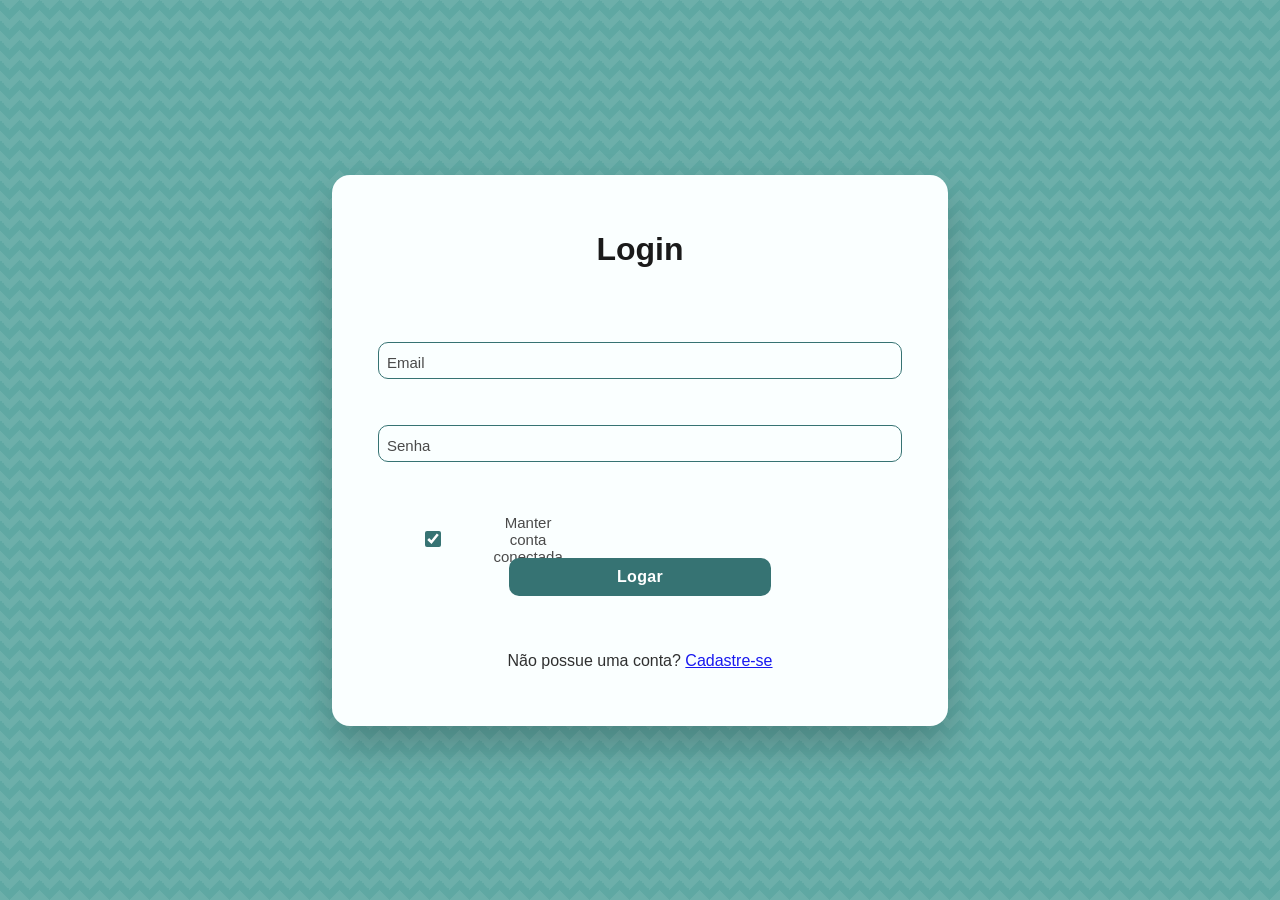
<file: login.html>
﻿<!DOCTYPE html>
<html lang="en">

<head>
    <meta charset="UTF-8">
    <meta name="viewport" content="width=device-width, initial-scale=1.0">
    <title>Login</title>
    <link rel="icon" type="image/png" href="assets/glaceonIcon.png">
    <link rel="stylesheet" href="styles/Estilos.css">
</head>

<body>
    <div class="alerta" id="div_alerta">
        <div class="conteudoAlerta" id="conteudoAlerta">

        </div>
    </div>

    <div class="containerGeral">
        <div class="main" id="main main-formulario">
            <div class="containerCadastro">
                <div class="card-formulario">
                    <div class="campo full">
                        <h1>Login</h1>
                    </div>
                <div class="campo full">
                    <input type="text" id="ipt_email" placeholder=" " required>
                    <label>Email</label>
                </div>
                <div class="campo full">
                    <input type="password" id="ipt_senha" placeholder=" " required>
                    <label>Senha</label>
                </div>
                <div class="campo full campo-manter-conectado">
                    <label class="manter-conectado-label" for="ipt_manter_conectado">
                        <input type="checkbox" id="ipt_manter_conectado" checked>
                        <span>Manter conta conectada</span>
                    </label>
                </div>
                <div class="campo full">
                    <button id="btn_login" onclick="checarDados()">Logar</button>
                </div>
                <div class="campo full">
                    <p>Não possue uma conta? <a href="cadastrar.html">Cadastre-se</a></p>
                </div>
            </div>
            </div>
            
        </div>
    </div>
    <script src="js/cache.js?v=1"></script>
    <script src="js/main.js?v=2"></script>
    <script src="js/login.js?v=2"></script>
</body>
</html>
</file>
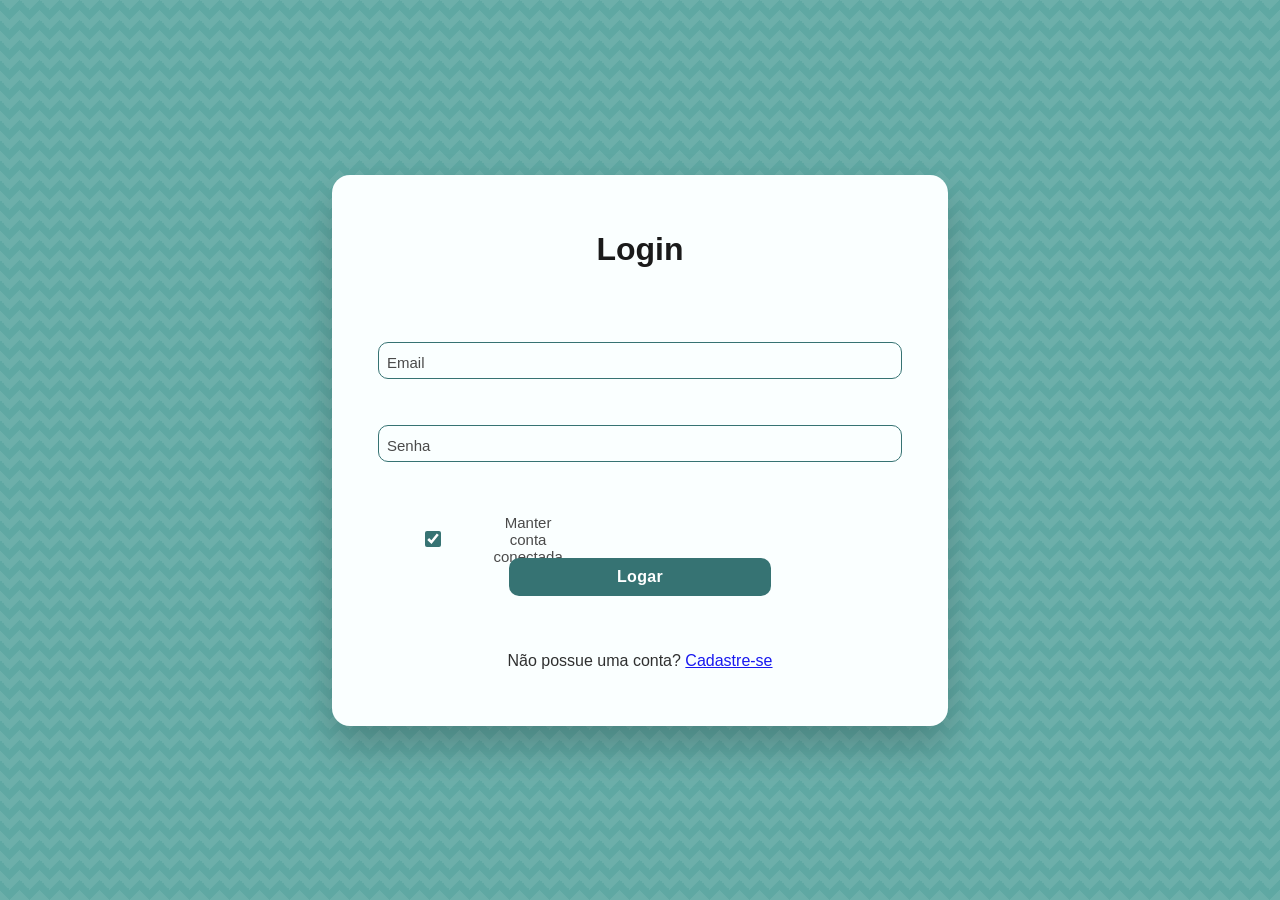
<file: meuPerfil.html>
﻿<!DOCTYPE html>
<html lang="pt-BR" data-theme="light">

<head>
    <link rel="icon" type="image/png" href="assets/glaceonIcon.png">
    <meta charset="UTF-8">
    <meta name="viewport" content="width=device-width, initial-scale=1.0">
    <title>Meu Perfil</title>
    <!-- Google Fonts: preconnect para acelerar download -->
    <link rel="preconnect" href="https://fonts.googleapis.com">
    <link rel="preconnect" href="https://fonts.gstatic.com" crossorigin>
    <link rel="stylesheet" href="https://fonts.googleapis.com/css2?family=Open+Sans:ital,wght@0,300..800;1,300..800&display=swap" media="print" onload="this.media='all'">
    <noscript><link rel="stylesheet" href="https://fonts.googleapis.com/css2?family=Open+Sans:ital,wght@0,300..800;1,300..800&display=swap"></noscript>
    <link href='assets/boxicons/boxicons.min.css' rel='stylesheet' id='bx-local'>
    <script>
        // Fallback: se icones locais nao carregarem, usa CDN
        (function(){
            function checkAndFallback(){
                var el = document.createElement('i');
                el.className = 'bx bx-check';
                el.style.cssText = 'position:fixed;top:-9999px;left:-9999px;font-size:20px;visibility:hidden';
                document.body.appendChild(el);
                var ff = window.getComputedStyle(el).fontFamily || '';
                document.body.removeChild(el);
                if(ff.toLowerCase().indexOf('boxicons') === -1){
                    var l = document.createElement('link');
                    l.rel = 'stylesheet';
                    l.href = 'https://cdn.boxicons.com/3.0.6/fonts/basic/boxicons.min.css';
                    document.head.appendChild(l);
                }
            }
            if(document.readyState === 'loading'){
                document.addEventListener('DOMContentLoaded', checkAndFallback);
            } else { checkAndFallback(); }
        })();
    </script>
    <link rel="stylesheet" href="styles/Estilos.css">
    <link rel="stylesheet" href="styles/perfil.css">
    <link rel="stylesheet" href="styles/root.css">
</head>

<body data-tema="padrao" data-mode="light">
    <div class="alerta" id="div_alerta" style="display:none;">
        <div class="conteudoAlerta" id="conteudoAlerta"></div>
    </div>
    <div class="containerGeral">
        <nav class="side-bar" id="navbar">
            <ul>
                <li onclick="sidebarFunction()">
                    <i class='bx bx-menu-closer'></i>
                </li>
                <li>
                    <a href="dashboard.html"><i class='bx bx-home'></i> <span id="home">Home</span></a>
                </li>
                <li>
                    <a href="adicionarRegistros.html"><i class='bx bx-file-plus'></i> <span id="add">Adicionar
                            Registros</span></a>
                </li>
                <li>
                    <a href="registros.html"><i class='bx bx-address-book'></i> <span id="reg">Registros</span></a>
                </li>
                <li>
                    <a href="agendaGastos.html"><i class='bx bx-calendar-event'></i> <span id="agenda">Agenda</span></a>
                </li>
                <li>
                    <a href="caixinhas.html"><i class='bx bx-piggy-bank'></i><span id="caixinhas">Poupança</span></a>
                </li>
                <li>
                    <a href="emprestimos.html"><i class='bx bx-handshake'></i><span id="emprestimos">Empréstimos</span></a>
                </li>
                <li>
                    <a href="configurações.html"><i class='bx bx-cog'></i> <span id="config">Configurações</span></a>
                </li>
            </ul>
        </nav>

        <div id="main" class="main pf-page">
            <h1>Meu Perfil</h1>

            <!-- ── PROFILE HERO ── -->
            <div class="pf-card">
                <div class="pf-hero">
                    <!-- Avatar -->
                    <div class="pf-avatar" id="pfAvatar" title="Clique para alterar a foto" style="cursor:pointer;">
                        <img id="pfAvatarImg" alt="Foto de perfil"
                            style="display:none;width:100%;height:100%;object-fit:cover;border-radius:50%;">
                        <i class='bx bx-user' id="pfAvatarIcon"></i>
                    </div>

                    <!-- XP bar -->
                    <div class="pf-xp-wrap">
                        <div class="pf-xp-bar" id="xpBar"></div>
                        <span class="pf-xp-label">LVL 1 - 150 XP</span>
                    </div>

                    <!-- Name + edit -->
                    <div class="pf-nome-row">
                        <div class="pf-nome" id="pfNome"></div>
                        <button class="pf-edit-btn" title="Editar nome" onclick="abrirEdicaoPerfil()"><i
                                class='bx bx-edit'></i></button>
                    </div>

                    <!-- Gender / pronouns / birthdate / email -->
                    <div class="pf-info-row">
                        <div class="pf-info-item">
                            <strong>Gênero:</strong>
                            <span id="pfGenero"></span>
                        </div>
                        <div class="pf-info-item">
                            <strong>Pronomes:</strong>
                            <span id="pfPronome">—</span>
                        </div>
                        <div class="pf-info-item">
                            <strong>Data de Nascimento:</strong>
                            <span id="pfNascimento"></span>
                        </div>
                    </div>
                    <div class="pf-info-row">
                        <div class="pf-info-item">
                            <strong>Email:</strong>
                            <span id="pfEmail"></span>
                        </div>
                    </div>
                </div>
            </div>

            <input type="file" id="inputFotoPerfil" accept="image/*" style="display:none;">

            <!-- ── TEMAS DO SITE ── -->
            <div class="pf-card">
                <h2>Temas do site</h2>

                <!-- Swatches -->
                <div class="pf-temas-grid" id="temasGrid">
                    <div class="pf-tema-item ativo" data-tema="padrao">
                        <div class="pf-tema-swatch"
                            style="background: linear-gradient(180deg, #E2F4FF 0%, #004C58 100%);"></div>
                        <span class="pf-tema-label">Padrão</span>
                    </div>
                    <div class="pf-tema-item" data-tema="purpura" id="purpura-mode">
                        <div class="pf-tema-swatch"
                            style="background: linear-gradient(180deg, #F5CBFF 0%, #680082 100%);"></div>
                        <span class="pf-tema-label">Purpura</span>
                    </div>
                    <div class="pf-tema-item" data-tema="vampirico">
                        <div class="pf-tema-swatch"
                            style="background: linear-gradient(180deg, #FF0000 0%, #000000 100%);"></div>
                        <span class="pf-tema-label">Vampirico</span>
                    </div>
                    <div class="pf-tema-item" data-tema="branco">
                        <div class="pf-tema-swatch"
                            style="background: linear-gradient(180deg, #ffffff 0%, #595959 100%);"></div>
                        <span class="pf-tema-label">Branco</span>
                    </div>
                    <div class="pf-tema-item" data-tema="fogo">
                        <div class="pf-tema-swatch"
                            style="background: linear-gradient(180deg, #FFF0E8 0%, #CC3700 100%);"></div>
                        <span class="pf-tema-label">Fogo</span>
                    </div>
                    <div class="pf-tema-item" data-tema="agua">
                        <div class="pf-tema-swatch"
                            style="background: linear-gradient(180deg, #E8F2FF 0%, #2266CC 100%);"></div>
                        <span class="pf-tema-label">Água</span>
                    </div>
                    <div class="pf-tema-item" data-tema="planta">
                        <div class="pf-tema-swatch"
                            style="background: linear-gradient(180deg, #F0EDD8 0%, #5A8820 100%);"></div>
                        <span class="pf-tema-label">Planta</span>
                    </div>
                    <div class="pf-tema-item" data-tema="eletrico">
                        <div class="pf-tema-swatch"
                            style="background: linear-gradient(180deg, #FFFBDB 0%, #B08000 100%);"></div>
                        <span class="pf-tema-label">Elétrico</span>
                    </div>
                    <div class="pf-tema-item" data-tema="psiquico">
                        <div class="pf-tema-swatch"
                            style="background: linear-gradient(180deg, #F0EDF8 0%, #6A50A0 100%);"></div>
                        <span class="pf-tema-label">Psíquico</span>
                    </div>
                    <div class="pf-tema-item" data-tema="dragao">
                        <div class="pf-tema-swatch"
                            style="background: linear-gradient(180deg, #EDEAFF 0%, #4820B8 100%);"></div>
                        <span class="pf-tema-label">Dragão</span>
                    </div>
                    <div class="pf-tema-item" data-tema="fada">
                        <div class="pf-tema-swatch"
                            style="background: linear-gradient(180deg, #FFF0F7 0%, #C93377 100%);"></div>
                        <span class="pf-tema-label">Fada</span>
                    </div>
                    <div class="pf-tema-item" data-tema="sombrio">
                        <div class="pf-tema-swatch"
                            style="background: linear-gradient(180deg, #1A1A40 0%, #E8B800 100%);"></div>
                        <span class="pf-tema-label">Sombrio</span>
                    </div>
                    <div class="pf-tema-item" data-tema="gelo">
                        <div class="pf-tema-swatch"
                            style="background: linear-gradient(180deg, #EAF6FF 0%, #1A7ACC 100%);"></div>
                        <span class="pf-tema-label">Gelo</span>
                    </div>
                </div>

                <!-- Toggles -->
                <div class="pf-toggles">
                    <div class="pf-toggle-row">
                        <label class="pf-toggle">
                            <input type="checkbox" id="toggleVidro">
                            <span class="pf-toggle-slider"></span>
                        </label>
                        <span class="pf-toggle-state" id="estadoVidro">OFF</span>
                        <span>Modo Vidro</span>
                    </div>
                </div>

                <button class="pf-btn" id="btnEscolherTema">Escolher</button>
            </div>

            <!-- ── MASCOTE ── -->
            <div class="pf-card">
                <h2>Mascote</h2>
                <p class="pf-mascote-desc">Escolha seu companheiro de finanças — ele vai aparecer pelo site todo!</p>
                <div id="pfMascoteGrid" class="pf-mascote-categorias"></div>
                <button class="pf-btn" id="btnEscolherMascote">Escolher Mascote</button>
            </div>

            <!-- ── RESUMO DAS CONFIGURAÇÕES ── -->
            <div class="pf-card">
                <h2>Resumo das Configurações</h2>

                <div class="pf-resumo-grid">
                    <div class="pf-resumo-item">
                        <span class="pf-resumo-label">Início do mês Fiscal:</span>
                        <span class="pf-resumo-valor" id="resumoMesFiscal">—</span>
                    </div>
                    <div class="pf-resumo-item">
                        <span class="pf-resumo-label">Limite mensal total:</span>
                        <span class="pf-resumo-valor" id="resumoLimite">—</span>
                    </div>
                    <div class="pf-resumo-item">
                        <span class="pf-resumo-label">Última Atualização:</span>
                        <span class="pf-resumo-valor" id="resumoAtualizacao">—</span>
                    </div>
                </div>

                <a href="configurações.html" style="text-decoration:none;">
                    <button class="pf-btn">Ir para Configurações</button>
                </a>
            </div>

            <!-- ── INSTITUIÇÕES VINCULADAS ── -->
            <div class="pf-card">
                <h2>Instituições Vinculadas</h2>

                <table class="pf-table" id="tabelaInstituicoes">
                    <thead>
                        <tr>
                            <th>Instituição</th>
                            <th>Limite</th>
                            <th>Última modificação</th>
                            <th>Opções</th>
                        </tr>
                    </thead>
                    <tbody id="corpoInstituicoes">
                        <tr>
                            <td>Nubank</td>
                            <td>R$ 1.000,00</td>
                            <td>07/04/26 15:50</td>
                            <td>
                                <div class="pf-table-actions">
                                    <button class="pf-icon-btn edit" title="Editar"><i class='bx bx-edit'></i></button>
                                    <button class="pf-icon-btn delete" title="Excluir"><i
                                            class='bx bx-trash'></i></button>
                                </div>
                            </td>
                        </tr>
                    </tbody>
                </table>

                <button class="pf-btn" onclick="adicionarInstituicaoModal()">Adicionar Instituição</button>
            </div>

            <!-- ── CATEGORIAS REGISTRADAS ── -->
            <div class="pf-card">
                <h2>Categorias Registradas</h2>

                <table class="pf-table" id="tabelaCategorias">
                    <thead>
                        <tr>
                            <th>Categoria</th>
                            <th>Limite</th>
                            <th>Última modificação</th>
                            <th>Opções</th>
                        </tr>
                    </thead>
                    <tbody id="corpoCategorias">
                        <tr>
                            <td>Comida</td>
                            <td>R$ —</td>
                            <td>07/04/26 15:30</td>
                            <td>
                                <div class="pf-table-actions">
                                    <button class="pf-icon-btn edit" title="Editar"><i class='bx bx-edit'></i></button>
                                    <button class="pf-icon-btn delete" title="Excluir"><i
                                            class='bx bx-trash'></i></button>
                                </div>
                            </td>
                        </tr>
                        <tr>
                            <td>Roupa</td>
                            <td>R$ 150,00</td>
                            <td>07/04/26 15:40</td>
                            <td>
                                <div class="pf-table-actions">
                                    <button class="pf-icon-btn edit" title="Editar"><i class='bx bx-edit'></i></button>
                                    <button class="pf-icon-btn delete" title="Excluir"><i
                                            class='bx bx-trash'></i></button>
                                </div>
                            </td>
                        </tr>
                    </tbody>
                </table>

                <button class="pf-btn" onclick="adicionarCategoriaModal()">Adicionar Categoria</button>
            </div>

            <!-- ── SEGURANÇA ── -->
            <div class="pf-card">
                <h2>Segurança</h2>

                <div class="pf-campo">
                    <label>Senha Atual:</label>
                    <input type="text" id="edSenhaAntiga" placeholder="Senha Atual...">
                </div>
                <div class="pf-campo">
                    <label>Nova Senha:</label>
                    <input type="text" id="edSenhaNova" placeholder="Nova Senha...">
                </div>
                <div class="pf-campo">
                    <label>Corfirmar Nova Senha:</label>
                    <input type="text" id="edSenhaNovaConf" placeholder="Corfirmar Nova Senha...">
                </div>

                <button id="btnEditarSenha" onclick="editarSenhaUsuario()" class="pf-btn">Alterar Senha</button>

                <hr style="border:none;border-top:1px solid var(--cor-principal);opacity:0.25;margin:4px 0;">
                <h3 style="color:var(--cor-titulo);font-size:1.2rem;font-weight:700;margin:0;">Bloqueio do Perfil</h3>
                <p style="color:var(--cor-texto-secundario);font-size:0.9rem;margin:0;">
                    Defina uma senha local para proteger o acesso ao seu perfil na tela de seleção de contas.
                </p>

                <div class="pf-toggles">
                    <div class="pf-toggle-row">
                        <label class="pf-toggle">
                            <input type="checkbox" id="toggleBloqueoPerfil" onchange="onToggleBloqueoPerfil(this.checked)">
                            <span class="pf-toggle-slider"></span>
                        </label>
                        <span class="pf-toggle-state" id="estadoBloqueoPerfil">OFF</span>
                        <span>Ativar bloqueio do perfil</span>
                    </div>
                </div>

                <div id="secaoBloqueoPerfil" style="display:none;flex-direction:column;gap:16px;">
                    <div class="pf-campo" id="campoBloqueoAtual" style="display:none;">
                        <label>Senha Atual do Perfil:</label>
                        <input type="password" id="edBloqueoAtual" placeholder="Senha atual do perfil...">
                    </div>
                    <div class="pf-campo">
                        <label>Nova Senha do Perfil:</label>
                        <input type="password" id="edBloqueoNova" placeholder="Nova senha do perfil...">
                    </div>
                    <div class="pf-campo">
                        <label>Confirmar Senha do Perfil:</label>
                        <input type="password" id="edBloqueoConf" placeholder="Confirmar senha...">
                    </div>
                    <div style="display:flex;gap:12px;flex-wrap:wrap;">
                        <button onclick="salvarBloqueoPerfil()" class="pf-btn">Salvar</button>
                        <button id="btnRemoverBloqueio" onclick="removerBloqueoPerfil()" class="pf-btn"
                            style="background:transparent;color:var(--cor-principal);border:2px solid var(--cor-principal);display:none;">
                            Remover Bloqueio
                        </button>
                    </div>
                </div>
            </div>

            <!-- AÇÕES CRÍTICAS -->
            <div class="pf-card">
                <h2>Ações Críticas</h2>
                <div class="btn-criticos">
                    <button id="btnApagarTodosEventos" onclick="deletarTodosEventos()" class="btn-urgente">Apagar todos
                        os eventos financeiros</button>
                    <button id="btnDesvincularTodasInstituicoes" onclick="desvincularTodasInstituicoes()"
                        class="btn-urgente">Desvincular todas as Instituições</button>
                    <button id="btnExcluirConta" onclick="excluirConta()" class="btn-urgente">Excluir minha
                        conta</button>
                </div>
            </div>
        </div>
        <!-- <footer>
            <div class="footer-conteudo">
                <div class="footer-desenvolvedores">
                    <p>
                        <strong>Desenvolvido Por:</strong> <br>
                        Celina dos Santos Benedito <br>
                        Isaak Guilherme Menezes <br>
                        Leticia da Silva Santos
                    </p>
                </div>
                <div>
                    <p>
                        <strong>Idealizado Por:</strong><br>
                        Celina dos Santos Benedito
                    </p>
                </div>
                <div>
                    <p>Celina dos Santos Benedito</p>
                </div>
                <div>
                    <p>Isaak Guilheme Menezes</p>
                </div>
                <div>
                    <p>Leticia da Silva Santos</p>
                </div>
            </div>
        </footer> -->
    </div>
    <script src="js/cache.js?v=1"></script>
    <script src="js/main.js?v=2"></script>
    <script src="js/mascote.js?v=3"></script>
    <script src="js/meuPerfil.js?v=2"></script>
    <script src="js/navbar.js?v=3"></script>
    <script>
        // ── Modo Vidro toggle label ──
        document.getElementById("toggleVidro").addEventListener("change", function () {
            document.getElementById("estadoVidro").textContent = this.checked ? "ON" : "OFF";
        });

        // ── Theme swatch selection ──
        document.querySelectorAll(".pf-tema-item").forEach(item => {
            item.addEventListener("click", () => {
                document.querySelectorAll(".pf-tema-item").forEach(i => i.classList.remove("ativo"));
                item.classList.add("ativo");
            });
        });

        // ── Mascote Picker ──
        (function () {
            var grid = document.getElementById("pfMascoteGrid");
            var btn  = document.getElementById("btnEscolherMascote");
            if (!grid || !window.MascoteApp) return;

            var M        = window.MascoteApp.MASCOTES;
            var CATS     = window.MascoteApp.CATEGORIAS;
            var ORDER    = window.MascoteApp.ORDEM_CATEGORIAS;
            var selected = window.MascoteApp.getSalvo();

            // Agrupa por categoria
            var grupos = {};
            Object.keys(M).forEach(function (key) {
                var cat = M[key].categoria;
                if (!grupos[cat]) grupos[cat] = [];
                grupos[cat].push(key);
            });

            ORDER.forEach(function (cat) {
                if (!grupos[cat]) return;

                var titulo = document.createElement("div");
                titulo.className = "pf-mascote-categoria-titulo";
                titulo.textContent = CATS[cat] || cat;
                grid.appendChild(titulo);

                var row = document.createElement("div");
                row.className = "pf-mascote-grid";

                grupos[cat].forEach(function (key) {
                    var m = M[key];

                    var item = document.createElement("div");
                    item.className = "pf-mascote-item"
                        + (key === selected ? " ativo" : "")
                        + (cat === "especial" ? " especial" : "");
                    item.dataset.key = key;

                    // Preview
                    var preview = document.createElement("div");
                    preview.className = "pf-mascote-preview";

                    if (m.preview) {
                        var img = document.createElement("img");
                        img.src = m.preview;
                        img.alt = m.nome;
                        img.className = "pf-mascote-preview-img";
                        img.onerror = function () {
                            this.style.display = "none";
                            var sp = document.createElement("span");
                            sp.className = "pf-mascote-preview-icone";
                            sp.textContent = m.icone;
                            preview.appendChild(sp);
                        };
                        preview.appendChild(img);
                    } else {
                        var sp = document.createElement("span");
                        sp.className = "pf-mascote-preview-icone";
                        sp.textContent = m.icone;
                        preview.appendChild(sp);
                    }

                    var label = document.createElement("span");
                    label.className = "pf-mascote-label";
                    label.textContent = m.nome;

                    item.appendChild(preview);
                    item.appendChild(label);

                    item.addEventListener("click", function () {
                        document.querySelectorAll(".pf-mascote-item").forEach(function (i) {
                            i.classList.remove("ativo");
                        });
                        item.classList.add("ativo");
                        grid.dataset.selecionado = key;
                    });

                    row.appendChild(item);
                });

                grid.appendChild(row);
            });

            // Botão confirmar
            if (btn) {
                btn.addEventListener("click", function () {
                    var sel = grid.dataset.selecionado || window.MascoteApp.getSalvo();
                    window.MascoteApp.aplicar(sel);
                    window.MascoteApp.salvar(sel);
                    var orig = btn.textContent;
                    btn.textContent = "✔ Mascote salvo!";
                    setTimeout(function () { btn.textContent = orig; }, 2000);
                });
            }
        })();
    </script>
</body>

</html>
</file>
<file: styles/Estilos.css>
@import "root.css";

* {
    margin: 0;
    padding: 0;
    border: 0;
    box-sizing: border-box;
    font-family: "Open Sans", sans-serif;;
}

h1 {
    color: var(--cor-titulo);
    font-size: 2.5rem;
    font-weight: 700;
    margin-bottom: 28px;
}

.adicionarTipo {
    width: 100%;
    height: 100%;
    justify-content: center;
    align-items: center;
    background: var(--cor-overlay);
}

.conteudoTipo {
    display: flex;
    background: var(--cor-fundo-card);
    color: var(--cor-texto-principal);
    padding: 20px;
    border-radius: 10px;
    width: 350px;
    align-items: center;
    justify-content: center;
    flex-direction: column;
}

.alerta {
    display: none;
    inset: 0;
    position: fixed;
    justify-content: center;
    align-items: center;
    background: var(--cor-overlay);
    z-index: 10000;
}

.alerta a {
    text-decoration: none;
}

.conteudoAlerta {
    display: flex;
    background: var(--cor-fundo-card);
    color: var(--cor-texto-principal);
    padding: 20px;
    border-radius: 10px;
    width: 350px;
    align-items: center;
    justify-content: center;
    flex-direction: column;
}

.conteudoAlerta button {
    padding: 10px;
    border-radius: 10px;
    background-color: var(--cor-principal);
    color: var(--cor-texto-claro);
    margin: 20px 0px;
}

.glaceonCorrendoDiv {
    display: flex;
    width: 100%;
    align-items: center;
    justify-content: center;
}

/* ══ MASCOTE: modo "Nenhum" ═════════════════════════════════════════════ */
body[data-mascote="nenhum"] .ar-mascot,
body[data-mascote="nenhum"] .divimgGlaceonCostas,
body[data-mascote="nenhum"] .glaceonCorrendoDiv,
body[data-mascote="nenhum"] .mascote-spot {
    display: none !important;
}

/* Ícone de fallback em estados vazios (visível apenas quando mascote=nenhum) */
.mascote-vazio-fallback { display: none !important; }
body[data-mascote="nenhum"] .mascote-vazio-fallback { display: block !important; }

/* ══ MASCOTE: Morcegos Vampiro ══════════════════════════════════════════ */
.mascote-bat-container {
    position: fixed;
    inset: 0;
    pointer-events: none;
    z-index: 9998;
    overflow: hidden;
}

.mascote-bat {
    position: absolute;
    line-height: 1;
    opacity: 0.65;
    user-select: none;
}

.mascote-bat.ltr {
    left: 0;
    animation: mascote-bat-ltr linear infinite;
}

.mascote-bat.rtl {
    right: 0;
    animation: mascote-bat-rtl linear infinite;
}

@keyframes mascote-bat-ltr {
    0%   { transform: translateX(-120px) scaleX(1);   opacity: 0; }
    8%   { opacity: 0.7; }
    50%  { transform: translateX(50vw) scaleX(1) translateY(-25px); }
    92%  { opacity: 0.7; }
    100% { transform: translateX(calc(100vw + 120px)) scaleX(1); opacity: 0; }
}

@keyframes mascote-bat-rtl {
    0%   { transform: translateX(120px) scaleX(-1);    opacity: 0; }
    8%   { opacity: 0.7; }
    50%  { transform: translateX(-50vw) scaleX(-1) translateY(-25px); }
    92%  { opacity: 0.7; }
    100% { transform: translateX(calc(-100vw - 120px)) scaleX(-1); opacity: 0; }
}

/* ── Partículas Eeveelution ── */
.mascote-particle-container {
    position: fixed;
    inset: 0;
    pointer-events: none;
    z-index: 9998;
    overflow: hidden;
}

.mascote-particle {
    position: absolute;
    top: -10%;
    user-select: none;
    opacity: 0;
    animation: mascote-particle-fall linear forwards;
}

@keyframes mascote-particle-fall {
    0%   { transform: translateY(0) translateX(0) rotate(0deg);                        opacity: 0; }
    10%  { opacity: 0.9; }
    90%  { opacity: 0.8; }
    100% { transform: translateY(110vh) translateX(var(--sway, 0px)) rotate(540deg);   opacity: 0; }
}

.containerGeral {
    display: flex;
    flex-direction: column;
    gap: 15px;
    background-color: var(--cor-fundo-pagina);
    color: var(--cor-texto-principal);
    min-height: 100vh;
}

.containerGeral button {
    padding: 10px;
    border-radius: 10px;
    background-color: var(--cor-principal);
    color: var(--cor-texto-claro);
    margin: 10px 0px;
}

.side-bar {
    padding: 20px;
    gap: 10px;
    font-weight: bolder;
    font-size: 23px;
    display: flex;
    flex-direction: column;
    background-color: var(--cor-principal);
    height: 100vh;
    position: fixed;
    overflow-x: hidden;
    transition: width 0.2s ease;
    will-change: width;
    z-index: 1;
    color: var(--cor-texto-claro);
}

.main {
    display: flex;
    flex-direction: column;
}

#main {
    transition: margin-left 0.2s ease;
    padding: 20px;
    flex-grow: 1;
    width: auto;
    min-width: 0;
    overflow-x: hidden;
}


.side-bar ul {
    flex-wrap: wrap;
    display: flex;
    flex-direction: column;
    justify-content: space-evenly;
    list-style: none;
    gap: 20px;
    width: 250px;
}

.side-bar li {
    display: flex;
    flex-direction: row;
    gap: 20px;
}

.side-bar a {
    display: flex;
    text-decoration: none;
    transition: 0.3s;
    color: var(--cor-texto-claro);
}

.side-bar a span {
    display: flex;
    align-items: center;
    opacity: 0;
    max-width: 0;
    overflow: hidden;
    transition: opacity 0.15s ease, max-width 0.15s ease;
    white-space: nowrap;
}

.side-bar a i {
    margin-right: 10px;
}

.side-bar a.nav-ativo {
    opacity: 1;
    font-weight: 900;
    background-color: rgba(255, 255, 255, 0.18);
    border-radius: 8px;
    padding: 4px 8px;
    margin: -4px -8px;
}

.side-bar a.nav-ativo i {
    transform: scale(1.15);
}

.containerKPIS {
    display: grid;
    grid-template-columns: repeat(4, 1fr);
    gap: 16px;
    margin: 16px 0;
}

.KPI {
    border-radius: 24px;
    padding: 28px 30px 24px;
    display: flex;
    flex-direction: column;
    gap: 10px;
    background-color: var(--cor-fundo-card);
    box-shadow: 0 4px 16px var(--sombra-card);
    min-width: 0;
    overflow: visible;
}

.kpi-label {
    font-size: 0.78rem;
    font-weight: 700;
    color: var(--cor-texto-secundario);
    text-transform: uppercase;
    letter-spacing: 0.04em;
    margin-bottom: 0;
}

.gasto-valor {
    font-size: 1.875rem;
    font-weight: 600;
    display: block;
}

.badge-delta {
    display: inline-flex;
    align-items: center;
    padding: 0.25rem 0.6rem;
    border-radius: 9999px;
    font-size: 0.75rem;
    font-weight: 600;
    background-color: var(--red-100);
    color: var(--red-700);
    white-space: nowrap;
}

.subtexto {
    font-size: 0.75rem;
    color: var(--slate-400);
    margin-left: 0.5rem;
}

.categoria-nome {
    font-size: 1.25rem;
    font-weight: 700;
}

.valor-destaque {
    font-size: 1.5rem;
    font-weight: 800;
    color: var(--cor-texto-alternativo);
}

.impacto-container {
    display: flex;
    align-items: flex-start;
    justify-content: space-between;
    margin-top: 0.5rem;
}

.impactoKPI {
    background: var(--cor-principal);
    color: var(--cor-texto-claro);
    padding: 0.25rem 0.75rem;
    border-radius: 0.5rem;
    font-size: 0.875rem;
    font-weight: 700;
    display: inline-block;
    box-shadow: 0 2px 4px var(--sombra-card);
}

.valorKPItipo {
    font-size: 2.25rem;
    font-weight: 900;
    letter-spacing: -0.02em;
}

.containerGraficos {
    display: grid;
    grid-template-columns: 45% 45%;
    gap: 5%;
    width: 100%;
    min-width: 0;
    justify-content: center;
    align-items: start;
    overflow-x: hidden;
}

#graficoDonut {
    z-index: 100;
    position: relative;
}

.glaceonFofinhaDivimg {
    margin: 0px 20px;
    overflow: visible;
    display: flex;
    width: 120px;
    border: var(--cor-principal) solid 2px;
    border-radius: 3px;
    align-items: end;
    justify-content: end;
    align-self: center;
}

.glaceonFofinhaDivimg img {
    margin-top: -25px;
    margin-bottom: -12px;
    width: 150px;
}

.containerFormulario {
    align-self: center;
    width: 40%;
    margin: 15px;
    padding: 10px;
    background-color: var(--cor-fundo-card);
    border-radius: 10px;
    box-shadow: 2px 2px 15px var(--cor-texto-secundario);
    min-height: 520px;
}

.formulario {
    display: grid;
    grid-template-columns: 50% 50%;
}

.campo {
    padding: 10px;
    margin: 10px 0px;
    position: relative;
}

.campo input {
    padding: 10px;
    border-radius: 10px;
    color: var(--cor-principal);
    transition: 0.2s;
    border: solid 1px var(--cor-principal);
    background-color: transparent;
}

.campo input:focus {
    outline: none;
    border: solid 2px var(--cor-principal);
}

.campo label {
    font-size: 15px;
    position: absolute;
    left: 15px;
    top: 22px;
    color: var(--cor-texto-secundario);
    background-color: var(--cor-fundo-card);
    padding: 0 4px;
    pointer-events: none;
    transition: 0.2s ease-in-out;
}

.campo input:focus+label,
.campo input:not(:placeholder-shown)+label {
    top: -1px;
    font-size: 12px;
    color: var(--cor-principal);
}

.campo select {
    padding: 10px;
    border-radius: 10px;
    color: var(--cor-principal);
    transition: 0.2s;
    border: solid 1px var(--cor-principal);
    background-color: transparent;
    /* Para manter a transparência do fundo */
    appearance: none;
    /* Para remover o estilo padrão do select */
    width: 100%;
    /* Garantir que o select ocupe toda a largura */
}

.campo select:focus {
    outline: none;
    border: solid 2px var(--cor-principal);
}

.campo label {
    font-size: 15px;
    position: absolute;
    left: 15px;
    top: 22px;
    color: var(--cor-texto-secundario);
    background-color: var(--cor-fundo-card);
    padding: 0 4px;
    pointer-events: none;
    transition: 0.2s ease-in-out;
}

.campo select:focus+label,
.campo select:not([value=""]):valid+label {
    top: -1px;
    font-size: 12px;
    color: var(--cor-principal);
}

.modal {
    display: none;
    position: fixed;
    inset: 0;
    background: var(--cor-overlay);
    justify-content: center;
    align-items: center;
    z-index: 1;
}

.conteudoModal {
    background: var(--cor-fundo-card);
    color: var(--cor-texto-principal);
    padding: 20px;
    border-radius: 10px;
    width: 350px;
}

.diasSemana,
.dias {
    display: grid;
    grid-template-columns: repeat(7, 1fr);
    text-align: center;
    margin-bottom: 10px;
}

.dias span {
    padding: 10px;
    cursor: pointer;
}

.dias span:hover {
    background: var(--cor-hover);
}

.diaSelecionado {
    background: var(--cor-principal);
    color: var(--cor-texto-principal);
    border-radius: 5px;
}

.gastos {
    min-height: 60px;
    margin-top: 10px;
    background: var(--cor-fundo-pagina);
    padding: 10px;
    border-radius: 5px;
}

.topo-calendario {
    display: flex;
    justify-content: space-between;
    align-items: center;
    margin-bottom: 10px;
}

.headerFormulario {
    display: flex;
    gap: 20px;
    border-bottom: 1px solid var(--cor-borda-divisor);
    padding-bottom: 8px;
    margin-bottom: 15px;
}

.headerFormulario .titulo {
    text-decoration: none;
    color: var(--cor-principal);
    padding: 8px 0;
    position: relative;

}

.headerFormulario .titulo p {
    margin: 0;
}

/* Linha que aparece quando ativo */
.headerFormulario .titulo.ativo::after {
    content: "";
    position: absolute;
    bottom: -8px;
    left: 0;
    width: 100%;
    height: 3px;
    background-color: var(--cor-principal);
    border-radius: 2px;
    transition: all 0.3s ease;
}

/* Hover opcional */
.headerFormulario .titulo:hover {
    opacity: 0.7;
    cursor: pointer;
}

.card {
    display: flex;
    flex-direction: column;
    background-color: var(--cor-fundo-card);
    padding: 10px;
    border-radius: 10px;
    box-shadow: 2px 2px 15px var(--cor-texto-secundario);
    align-items: center;
    justify-content: center;
}

.cabecalho {
    display: grid;
    grid-template-columns: repeat(6, 1fr);
    text-align: center;
    background-color: var(--cor-principal);
    color: var(--cor-texto-claro);
    padding: 10px;
    border-top-left-radius: 10px;
    border-top-right-radius: 10px;
}

.lista {
    overflow-y: auto;
    max-height: 83vh;
}

.registros {
    padding: 5px;
}

.cardRegistro {
    display: grid;
    grid-template-columns: 80px 110px 1fr 1fr 1fr auto;
    gap: 16px;
    align-items: center;

    background: var(--cor-fundo-card);
    padding: 14px 18px;
    border-radius: 12px;
    margin-bottom: 10px;
    box-shadow: 0 6px 16px var(--sombra-card);
}

.reg-col-data {
    text-align: center;
    display: flex;
    flex-direction: column;
    align-items: center;
    gap: 4px;
}

.reg-col-valor {
    text-align: center;
}

/* Botões de ação do card de registro */
.registroAcoes {
    display: flex;
    gap: 6px;
    align-items: center;
}

/* Badge de tipo (Gasto / Recebimento / Transferência) */
.reg-tipo-badge {
    display: inline-block;
    padding: 3px 10px;
    border-radius: 20px;
    font-size: 0.72rem;
    font-weight: 700;
    white-space: nowrap;
    margin-top: 4px;
}

/* Tags de instituições e categorias */
.reg-tags-row {
    display: flex;
    flex-wrap: wrap;
    gap: 4px;
    align-items: center;
}

.reg-tag {
    display: inline-block;
    background: var(--cor-principal);
    color: var(--cor-texto-claro);
    border-radius: 20px;
    padding: 2px 10px;
    font-size: 0.75rem;
    font-weight: 600;
    white-space: nowrap;
}

.reg-tag-empty {
    font-size: 0.85rem;
    color: var(--cor-texto-secundario);
}

.reg-icon-btn {
    background: none;
    border: none;
    cursor: pointer;
    padding: 6px;
    margin: 0;
    border-radius: 8px;
    display: flex;
    align-items: center;
    justify-content: center;
    transition: background 0.15s;
    font-size: 1.2rem;
    line-height: 1;
}

.reg-icon-btn.edit {
    color: var(--cor-acao-editar);
}

.reg-icon-btn.edit:hover {
    background: var(--cor-acao-editar-suave);
}

.reg-icon-btn.delete {
    color: var(--red-700);
}

.reg-icon-btn.delete:hover {
    background: var(--cor-acao-deletar-suave);
}

/* Campo com floating label dentro dos modais de registro */
.er-field-wrap {
    position: relative;
}

.er-field-wrap input,
.er-field-wrap select {
    height: 52px;
    width: 100%;
    border: 2px solid var(--cor-principal);
    border-radius: 10px;
    padding: 0 16px;
    font-size: 1rem;
    font-weight: 600;
    color: var(--cor-principal);
    background: transparent;
    box-sizing: border-box;
    appearance: none;
    transition: border-color 0.2s;
}

.er-field-wrap input:focus,
.er-field-wrap select:focus {
    outline: none;
    border-color: var(--cor-hover);
}

.er-field-wrap label {
    position: absolute;
    left: 14px;
    top: 18px;
    font-size: 15px;
    color: var(--cor-texto-secundario);
    background: var(--cor-fundo-card);
    padding: 0 4px;
    pointer-events: none;
    transition: 0.2s ease-in-out;
}

.er-field-wrap input:focus+label,
.er-field-wrap input:not(:placeholder-shown)+label {
    top: -1px;
    font-size: 12px;
    color: var(--cor-principal);
}

.er-field-wrap select+label {
    top: -1px;
    font-size: 12px;
    color: var(--cor-principal);
}

.ano {
    font-size: 1.8rem;
    font-weight: 700;
    margin-top: 32px;
}

.mes {
    font-size: 1.3rem;
    font-weight: 600;
    margin: 16px 0 8px;
    text-transform: capitalize;
}

.dataRegistro {
    font-weight: 700;
    font-size: 1.9rem;
    color: var(--cor-texto-alternativo);
}

.registroTitulo {
    font-size: 1.1rem;
    font-weight: 600;
    display: block;
}

.registroDescricao {
    font-size: 0.85rem;
    color: var(--cor-texto-secundario);
}

.registroValor {
    font-weight: 700;
    font-size: 1.1rem;
    color: var(--cor-texto-principal);
}

.registroTipo {
    background: var(--cor-hover);
    padding: 4px 8px;
    border-radius: 8px;
    font-size: 1.0rem;
    color: var(--cor-texto-claro);
}

.hidden {
    display: none;
}

.ano-header {
    font-size: 1.8rem;
    font-weight: 700;
    cursor: pointer;
    margin-top: 24px;

}

.mes-header {
    font-size: 1.3rem;
    font-weight: 600;
    margin: 16px 0 8px;
    cursor: pointer;
    text-transform: capitalize;

}

.ano-bloco {

    margin-top: 10px;
    margin-bottom: 10px;
    padding: 10px;
    border-radius: 10px;
    background-color: var(--cor-fundo-card);
}

.mes-bloco {
    margin-left: 16px;
    margin-top: 10px;
    margin-bottom: 10px;
    padding: 10px;
    border-radius: 10px;
    background-color: var(--cor-fundo-card);
    box-shadow: 0 6px 16px var(--sombra-card);
}

.ano-header,
.mes-header {
    display: flex;
    align-items: center;
    gap: 10px;
}

.ano-header::after,
.mes-header::after {
    content: "▶";
    font-size: 0.9rem;
    transition: transform 0.25s ease;
}

.ano-header.open::after,
.mes-header.open::after {
    transform: rotate(90deg);
}

.ano-header.open,
.mes-header.open {
    color: var(--cor-principal);
}

.botoes {
    display: grid;
    grid-template-columns: repeat(3, 1fr);
    gap: 10px;
    width: 100%;
}

/* ── Atalhos de período (dashboard) ── */
.dash-atalhos {
    display: flex;
    flex-wrap: wrap;
    gap: 8px;
    margin: 12px 0 0;
}

.dash-atalho-btn {
    display: inline-flex;
    align-items: center;
    gap: 6px;
    padding: 6px 16px;
    margin: 0;
    border-radius: 999px;
    font-size: 0.82rem;
    font-weight: 600;
    cursor: pointer;
    transition: background 0.18s, color 0.18s, border-color 0.18s, transform 0.12s;

    background: transparent;
    color: var(--cor-principal);
    border: 1px solid var(--cor-tinte-borda);
    box-shadow: none;
}

.dash-atalho-btn:hover {
    background: var(--cor-tinte-suave);
    border-color: var(--cor-principal);
    transform: translateY(-1px);
}

.dash-atalho-btn.ativo {
    background: var(--cor-principal);
    color: var(--cor-texto-claro);
    border-color: var(--cor-principal);
    box-shadow: 0 2px 8px var(--sombra-card);
}

#escondido {
    display: none;
}

/* footer {
    margin-top: 15px;
    display: flex;
    background-color: var(--cor-principal);
    padding: 10px;
}

.footer-conteudo{
    color: var(--cor-texto-claro);
    margin-left: 70px;
    display: flex;
    align-items: center;
    justify-content: space-around;
    width: 100%;
}

.footer-conteudo div {
    margin: 0 15px;
}

footer a {
    text-decoration: none;
    color: var(--cor-texto-claro);
} */

.containerRegistros {
    display: grid;
    grid-template-columns: 250px 10% 10%;
    gap: 5px;
    align-items: center;
}

.containerRegistros button {
    width: 35px;
}

.divimgGlaceonCostas {
    border: var(--cor-texto-alternativo) solid 1px;
}

.imgGlaceonCostas {
    margin-top: -25px;
    margin-bottom: -12px;
    width: 150px;
}

.filtros {
    display: flex;
    flex-direction: row;
}

.filtros select {
    width: 170px;
}

.filtros .campo label {
    background-color: var(--cor-fundo-card);
}

.label-data {
    font-size: 14px;
    color: var(--cor-texto-alternativo);
    margin-bottom: 4px;
}

.dataSelecionada {
    margin-top: 6px;
    padding: 10px 14px;
    width: fit-content;

    font-size: 15px;
    font-weight: 600;
    color: var(--cor-principal);

    background-color: var(--cor-fundo-card);
    border: 1px solid var(--cor-hover);
    border-left: 5px solid var(--cor-principal);
    border-radius: 10px;

    box-shadow: 0 6px 16px var(--sombra-card);

    opacity: 0;
    transform: translateY(6px);
    animation: aparecerData 0.3s ease forwards;
}

@keyframes aparecerData {
    to {
        opacity: 1;
        transform: translateY(0);
    }
}

.aviso {
    width: 100%;
    height: 100%;
    min-height: 280px;

    display: flex;
    flex-direction: column;
    align-items: center;
    justify-content: center;
    gap: 12px;

    background-color: var(--cor-fundo-card);
    border-radius: 12px;
    box-shadow: 2px 2px 15px var(--sombra-card);

    text-align: center;
    padding: 20px;

    animation: fadeInAviso 0.3s ease;
}

.aviso i {
    font-size: 3.5rem;
    color: var(--red-700);
    opacity: 0.9;
}

.aviso h3 {
    font-size: 1.4rem;
    font-weight: 800;
    color: var(--cor-texto-principal);
}

.aviso p {
    font-size: 0.9rem;
    color: var(--cor-texto-secundario);
    max-width: 240px;
}

/* ══════════════════════════════════════════════════════════════
   Navegação de Registros — Anos → Meses → Registros paginados
   ══════════════════════════════════════════════════════════════ */

/* ── Passo 1: seletor de anos ── */
.anos-lista {
    display: flex;
    flex-wrap: wrap;
    gap: 10px;
    margin-top: 8px;
}

.ano-chip {
    display: flex;
    align-items: center;
    gap: 8px;
    padding: 10px 22px;
    border-radius: 12px;
    border: none;
    cursor: pointer;
    font-size: 1.2rem;
    font-weight: 700;
    color: var(--cor-titulo);
    background: var(--cor-fundo-card);
    box-shadow: 0 6px 16px var(--sombra-card);
    transition: background 0.18s, color 0.18s, transform 0.12s;
}

.ano-chip:hover {
    background: var(--cor-tinte-medio);
    transform: translateY(-1px);
}

.ano-chip.ativo {
    background: var(--cor-principal);
    color: var(--cor-texto-claro);
}

.ano-chip i {
    font-size: 1rem;
    transition: transform 0.2s ease;
}

.ano-chip.ativo i {
    transform: rotate(90deg);
}

/* ── Bloco de meses (aparece abaixo do ano selecionado) ── */
.meses-bloco {
    margin: 12px 0 4px 6px;
    padding-left: 16px;
    border-left: 3px solid var(--cor-tinte-borda);
}

.meses-lista {
    display: flex;
    flex-wrap: wrap;
    gap: 8px;
}

.mes-chip {
    padding: 8px 18px;
    border-radius: 10px;
    border: 1px solid var(--cor-tinte-borda);
    cursor: pointer;
    font-size: 0.95rem;
    font-weight: 600;
    text-transform: capitalize;
    color: var(--cor-principal);
    background: var(--cor-fundo-card);
    transition: background 0.18s, color 0.18s, border-color 0.18s;
}

.mes-chip:hover {
    background: var(--cor-tinte-suave);
    border-color: var(--cor-principal);
}

.mes-chip.ativo {
    background: var(--cor-principal);
    color: var(--cor-texto-claro);
    border-color: var(--cor-principal);
}

/* ── Passo 3: tabela de registros paginada ── */
.registros-tabela-wrap {
    margin: 16px 0 4px 6px;
    background: var(--cor-fundo-card);
    border-radius: 14px;
    box-shadow: 0 6px 16px var(--sombra-card);
    overflow: hidden;
}

/* Barra de paginação (topo e rodapé) */
.reg-paginacao {
    display: flex;
    align-items: center;
    justify-content: space-between;
    flex-wrap: wrap;
    gap: 10px;
    padding: 10px 16px;
    background: var(--cor-principal);
    color: var(--cor-texto-claro);
}

.reg-paginacao.rodape {
    border-top: 1px solid var(--cor-tinte-borda);
}

.reg-paginacao-info {
    font-size: 0.85rem;
    font-weight: 700;
    white-space: nowrap;
}

.reg-paginacao-botoes {
    display: flex;
    align-items: center;
    gap: 6px;
}

.reg-pg-btn {
    min-width: 30px;
    height: 30px;
    padding: 0 8px;
    display: inline-flex;
    align-items: center;
    justify-content: center;
    border: none;
    border-radius: 8px;
    background: rgba(255, 255, 255, 0.18);
    color: var(--cor-texto-claro);
    font-size: 0.85rem;
    font-weight: 700;
    cursor: pointer;
    transition: background 0.15s, transform 0.12s;
}

.reg-pg-btn:hover:not(:disabled) {
    background: rgba(255, 255, 255, 0.32);
}

.reg-pg-btn:disabled {
    opacity: 0.4;
    cursor: not-allowed;
}

.reg-pg-btn.ativo {
    background: var(--cor-fundo-card);
    color: var(--cor-principal);
}

.reg-tamanho-wrap {
    display: flex;
    align-items: center;
    gap: 6px;
}

.reg-tamanho-select {
    height: 30px;
    padding: 0 8px;
    border: none;
    border-radius: 8px;
    background: var(--cor-fundo-card);
    color: var(--cor-principal);
    font-size: 0.85rem;
    font-weight: 700;
    cursor: pointer;
}

/* Cabeçalho da tabela de registros — mesmas colunas do .cardRegistro */
.registros-cabecalho {
    display: grid;
    grid-template-columns: 80px 110px 1fr 1fr 1fr auto;
    gap: 16px;
    align-items: center;
    padding: 10px 18px;
    font-size: 0.7rem;
    font-weight: 700;
    text-transform: uppercase;
    letter-spacing: 0.5px;
    color: var(--cor-texto-secundario);
    background: var(--cor-tinte-suave);
    border-bottom: 1px solid var(--cor-borda-divisor);
}

/* Linhas de registros — estilo tabela, com divisor entre linhas */
.registros-linhas .cardRegistro {
    margin-bottom: 0;
    border-radius: 0;
    box-shadow: none;
    padding: 8px 16px;
    border-bottom: 1px solid var(--cor-borda-divisor);
}

.registros-linhas .cardRegistro:last-child {
    border-bottom: none;
}

.reg-carregando {
    display: flex;
    align-items: center;
    justify-content: center;
    gap: 8px;
    padding: 24px;
    color: var(--cor-texto-secundario);
    font-size: 0.95rem;
}

.reg-carregando i {
    font-size: 1.4rem;
    animation: girar 0.9s linear infinite;
}

@keyframes girar {
    from { transform: rotate(0deg); }
    to { transform: rotate(360deg); }
}

.campo-grafico {
    border-radius: 12px;
    padding: 16px;
    display: flex;
    flex-direction: column;
    gap: 12px;
}

.titulo-grafico {
    position: relative;
    display: flex;
    align-items: center;
    gap: 8px;

    font-size: 0.95rem;
    font-weight: 700;
    color: var(--cor-texto-principal);
}

.titulo-grafico span {
    text-transform: uppercase;
    letter-spacing: 0.04em;
}

.tooltip-icon {
    font-size: 1rem;
    color: var(--cor-texto-secundario);
    cursor: pointer;
    transition: color 0.2s ease;
}

.tooltip-icon:hover {
    color: var(--cor-principal);
}

/* Tooltip */
.tooltip {
    position: absolute;
    top: 120%;
    left: 0;

    background-color: var(--cor-fundo-card);
    color: var(--cor-texto-secundario);

    padding: 8px 10px;
    border-radius: 8px;
    font-size: 0.8rem;
    font-weight: 500;
    max-width: 240px;

    box-shadow: 0 6px 16px var(--sombra-card);

    opacity: 0;
    pointer-events: none;
    transform: translateY(-4px);
    transition: all 0.2s ease;

    z-index: 10;
}

.tooltip-icon:hover+.tooltip {
    opacity: 1;
    pointer-events: auto;
    transform: translateY(0);
}

.container {
    min-height: 100vh;
    display: flex;
    justify-content: center;
    align-items: center;
    background-color: var(--cor-fundo-pagina);
}


.containerUsuarios {
    background-color: var(--cor-fundo-card);
    padding: 20px 30px;
    border-radius: 16px;
    width: 50%;
    align-self: center;
    box-shadow: 2px 2px 10px var(--sombra-card);
}

.usuarios {
    display: grid;
    grid-template-columns: repeat(4, 1fr);
    gap: 10px;
}

.usuario i,
.addUsuario i {
    font-size: 36px;
    color: var(--cor-texto-claro);
}

.usuario,
.addUsuario {
    width: 90px;
    height: 90px;

    background-color: var(--cor-principal);
    border-radius: 50%;

    display: flex;
    flex-direction: column;
    align-items: center;
    justify-content: center;

    text-align: center;
    cursor: pointer;
    transition: transform 0.2s ease, background-color 0.2s ease;
}

.usuario-card {
    display: flex;
    flex-direction: column;
    align-items: center;
    gap: 6px;
    text-align: center;
}

.usuarios a {
    text-decoration: none;
}

.usuario-card span {
    font-size: 14px;
    color: var(--cor-texto-principal);
}

.usuario:hover,
.addUsuario:hover {
    transform: scale(1.08);
    background-color: var(--cor-hover);
}

.containerCadastro {
    min-height: 100vh;
    display: flex;
    flex-direction: column;
    align-items: center;
    justify-content: center;
    padding: 24px;
    background-color: var(--cor-fundo-cadastro);
    background-image:
            linear-gradient(135deg, var(--cor-padrao-geometrico) 25%, transparent 25%),
            linear-gradient(225deg, var(--cor-padrao-geometrico) 25%, transparent 25%),
            linear-gradient(45deg, var(--cor-padrao-geometrico) 25%, transparent 25%),
            linear-gradient(315deg, var(--cor-padrao-geometrico) 25%, transparent 25%);
    background-position: 10px 0, 10px 0, 0 0, 0 0;
    background-size: 20px 20px;
    background-repeat: repeat;

}

.card-formulario {
    display: grid;
    grid-template-columns: repeat(2, 1fr);
    gap: 6px;

    background-color: var(--cor-fundo-card);
    backdrop-filter: blur(10px);

    border-radius: 18px;
    box-shadow: 0 20px 40px var(--sombra-caixa);

    padding: 36px;

    width: 50%;
    max-width: 700px;
}

.campo.full {
    align-self: center;
    text-align: center;
    grid-column: span 2;
}

.card-formulario .campo.full input {
    width: 100%;
}

.containerCadastro h1 {
    font-size: 32px;
    color: var(--cor-texto-principal);
    font-weight: 600;
}

.containerCadastro p {
    color: var(--cor-texto-principal);
    opacity: 0.9;
}

.campo.full button {
    width: 50%;

    font-size: 16px;
    font-weight: 700;
    letter-spacing: 0.02em;

    cursor: pointer;
    transition: 0.3s ease;
}

.campo-manter-conectado {
    margin-top: 4px;
}

.manter-conectado-label {
    display: inline-flex;
    align-items: center;
    gap: 8px;
    color: var(--cor-texto-principal);
    font-size: 14px;
    cursor: pointer;
}

.manter-conectado-label input[type="checkbox"] {
    width: 16px;
    height: 16px;
    accent-color: var(--cor-principal);
    cursor: pointer;
}

.campo.full button:hover {
    transform: scale(1.08);
}

.main-formulario {
    margin: 0;
    padding: 0;
}

/* -- User Widget (top-right corner) -- */
.page-title-row {
    display: flex;
    align-items: flex-start;
    justify-content: space-between;
    gap: 16px;
    margin-bottom: 28px;
}

.welcome-actions {
    display: flex;
    flex-direction: column;
    gap: 10px;
    width: min(100%, 420px);
}

.page-title-row h1 {
    margin-bottom: 0;
}

.top-actions {
    display: flex;
    align-items: flex-start;
    gap: 12px;
}

.btn-instituicoes {
    display: flex;
    align-items: center;
    justify-content: center;
    gap: 8px;
    text-decoration: none;
    padding: 10px 14px;
    width: 100%;
    border-radius: 10px;
    font-weight: 700;
    font-size: 0.9rem;
    background: var(--cor-principal);
    color: var(--cor-texto-claro);
    box-shadow: 0 4px 14px var(--sombra-card);
    transition: transform 0.15s ease, opacity 0.15s ease;
}

.btn-instituicoes:hover {
    transform: translateY(-1px);
    opacity: 0.95;
}

.dashboard-periodo-card {
    background: var(--cor-fundo-card);
    border-radius: 14px;
    box-shadow: 0 4px 16px var(--sombra-card);
    padding: 14px 16px;
    margin-bottom: 16px;
}

.periodo-header {
    margin-bottom: 8px;
}

.periodo-header p {
    color: var(--cor-texto-principal);
}

.historia-financeira-card {
    background: linear-gradient(130deg, var(--cor-fundo-card), var(--cor-fundo-pagina));
    border-left: 5px solid var(--cor-principal);
    border-radius: 14px;
    padding: 16px;
    box-shadow: 0 4px 16px var(--sombra-card);
    margin-bottom: 16px;
    position: relative;
    overflow: hidden;
}

.historia-mascote-wrap {
    float: right;
    margin: -8px -4px 4px 12px;
}

.historia-mascote-img {
    height: 90px;
    width: auto;
    display: block;
    filter: drop-shadow(0 2px 6px rgba(0,0,0,0.15));
}

.historia-financeira-card h3 {
    color: var(--cor-texto-principal);
    font-size: 1.1rem;
    margin-bottom: 8px;
}

.historia-financeira-card p {
    color: var(--cor-texto-secundario);
    line-height: 1.5;
}

.user-widget {
    display: inline-flex;
    align-items: center;
    gap: 10px;
    text-decoration: none;
    border: none !important;
    outline: none !important;
    box-shadow: none !important;
    -webkit-tap-highlight-color: transparent;
    cursor: pointer;
    flex-shrink: 0;
    position: relative;
}

.user-widget:focus,
.user-widget:hover,
.user-widget:active {
    outline: none !important;
    border: none !important;
    box-shadow: none !important;
}

.user-widget:focus-visible {
    outline: 2px solid var(--cor-principal) !important;
    outline-offset: 3px;
    border: none !important;
    box-shadow: 0 0 0 4px var(--cor-tinte-borda) !important;
}

.uw-info {
    display: flex;
    flex-direction: column;
    align-items: flex-end;
    gap: 6px;
}

.uw-nome {
    color: var(--cor-principal);
    font-size: 12px;
    font-weight: 600;
}

.uw-xp-track {
    width: 150px;
    height: 14px;
    background: var(--cor-fundo-card);
    border-radius: 100px;
    display: flex;
    align-items: center;
    gap: 6px;
    overflow: hidden;
    padding: 0 6px 0 0;
    box-sizing: border-box;
}

.uw-xp-fill {
    width: 33%;
    height: 14px;
    background: var(--cor-principal);
    border-radius: 100px;
    flex-shrink: 0;
}

.uw-lvl {
    font-size: 10px;
    font-weight: 200;
    color: var(--cor-titulo);
    white-space: nowrap;
    position: absolute;
    z-index: 2;
    margin-left: 10px;
}

.uw-avatar {
    width: 75px;
    height: 75px;
    background: var(--cor-fundo-card);
    border-radius: 50%;
    box-shadow: 0px 4px 4px var(--sombra-caixa), 0 0 0 2px var(--cor-principal);
    display: flex;
    align-items: center;
    justify-content: center;
    transition: box-shadow 0.2s;
    flex-shrink: 0;
    position: relative;
}

.uw-mascote {
    position: absolute;
    bottom: -10px;
    right: -10px;
    width: 42px;
    height: 42px;
    object-fit: contain;
    pointer-events: none;
    z-index: 5;
}

body[data-mascote="nenhum"] .uw-mascote { display: none; }

.user-widget:hover .uw-avatar {
    box-shadow: 0px 4px 4px var(--sombra-caixa), 0 0 0 2px var(--cor-hover);
}

/* ── User Widget Dropdown ── */
.uw-dropdown {
    display: none;
    position: absolute;
    top: calc(100% + 10px);
    right: 0;
    background: var(--cor-fundo-card);
    border-radius: 12px;
    box-shadow: 0 8px 28px rgba(0,0,0,0.22);
    min-width: 240px;
    z-index: 2000;
    overflow: hidden;
    border: 1px solid var(--cor-tinte-borda, rgba(54,115,115,0.18));
    animation: uwDropFadeIn 0.15s ease;
}

@keyframes uwDropFadeIn {
    from { opacity: 0; transform: translateY(-6px); }
    to   { opacity: 1; transform: translateY(0); }
}

.uw-dropdown.aberto {
    display: block;
}

.uw-dropdown-item {
    display: flex;
    align-items: center;
    gap: 10px;
    padding: 13px 18px;
    color: var(--cor-texto-principal);
    text-decoration: none;
    font-size: 0.9rem;
    font-weight: 500;
    transition: background 0.18s, color 0.18s;
    width: 100%;
    border: none;
    background: none;
    cursor: pointer;
    text-align: left;
    font-family: "Open Sans", sans-serif;
    box-shadow: none !important;
    border-radius: 0 !important;
    margin: 0 !important;
    padding-top: 13px !important;
    padding-bottom: 13px !important;
}

.uw-dropdown-item i {
    font-size: 1.1rem;
    flex-shrink: 0;
}

.uw-dropdown-item:not(:last-child) {
    border-bottom: 1px solid var(--cor-tinte-borda, rgba(54,115,115,0.12));
}

.uw-dropdown-item:hover {
    background: var(--cor-fundo-pagina);
    color: var(--cor-principal);
}

.uw-logout-btn {
    color: var(--red-700, #b91c1c) !important;
    background-color: transparent !important;
}

.uw-logout-btn:hover {
    background: var(--red-100, #fee2e2) !important;
    color: var(--red-700, #b91c1c) !important;
}

/* ── KPI — tipografia e layout melhorado ── */
.kpi-valor-grande {
    font-size: clamp(1.5rem, 2.2vw, 2.2rem);
    font-weight: 800;
    line-height: 1.12;
    color: var(--cor-texto-principal);
    letter-spacing: -0.01em;
    display: block;
    margin: 2px 0 0;
    overflow-wrap: anywhere;
}

.containerKPIS {
    gap: 18px;
    margin: 18px 0;
}

.containerKPIS .KPI,
.container-kpi-secundarios .KPI {
    border: 1px solid var(--cor-tinte-borda);
    box-shadow: 0 8px 20px var(--sombra-card);
    transition: none;
}

.containerKPIS .KPI:hover,
.container-kpi-secundarios .KPI:hover {
    transform: none;
    box-shadow: 0 8px 20px var(--sombra-card);
}

.containerKPIS .KPI:first-child {
    background: var(--cor-principal);
    border: none;
    border-radius: 24px;
    padding: 26px 30px 24px;
}

.containerKPIS .KPI:first-child .kpi-valor-grande {
    color: var(--cor-texto-claro);
    font-size: clamp(1.6rem, 2.7vw, 2.6rem);
    line-height: 1.05;
    margin-top: 6px;
    max-width: 100%;
    white-space: normal;
    overflow: visible;
    text-overflow: clip;
}

.containerKPIS .KPI:first-child .kpi-label {
    color: color-mix(in srgb, var(--cor-texto-claro) 82%, transparent);
    font-size: 0.94rem;
    font-weight: 700;
    letter-spacing: 0.04em;
}

.containerKPIS .KPI:first-child .kpi-sub {
    color: color-mix(in srgb, var(--cor-texto-claro) 78%, transparent);
    font-size: 0.98rem;
    line-height: 1.35;
    margin-top: 6px;
}

.kpi-head {
    display: flex;
    align-items: flex-start;
    justify-content: space-between;
    gap: 12px;
}

.kpi-icon-box {
    width: 46px;
    height: 46px;
    border-radius: 14px;
    display: inline-flex;
    align-items: center;
    justify-content: center;
    background: color-mix(in srgb, var(--cor-texto-claro) 18%, transparent);
    color: var(--cor-texto-claro);
}

.kpi-icon-box i {
    font-size: 1.3rem;
}

.kpi-badge-row {
    display: flex;
    align-items: center;
    gap: 8px;
    flex-wrap: wrap;
    margin-top: 4px;
}

.kpi-sub {
    font-size: 0.72rem;
    color: var(--cor-texto-secundario);
    line-height: 1.35;
}

.kpi-subtitulo {
    font-size: 0.76rem;
    font-weight: 600;
    color: var(--cor-texto-alternativo);
    margin: 0;
}

.badge-verde {
    display: inline-flex;
    align-items: center;
    padding: 0.25rem 0.6rem;
    border-radius: 9999px;
    font-size: 0.75rem;
    font-weight: 600;
    background-color: var(--green-100);
    color: var(--green-700);
    white-space: nowrap;
}

.kpi-saude-card {
    background: linear-gradient(125deg, var(--cor-principal), var(--cor-hover));
    color: var(--cor-texto-claro);
    border-radius: 16px;
    padding: 22px;
    box-shadow: 0 12px 28px var(--sombra-card);
    margin-bottom: 16px;
    border: 1px solid rgba(255, 255, 255, 0.18);
}

.kpi-saude-card .kpi-label,
.kpi-saude-card .kpi-sub {
    color: var(--cor-texto-claro);
}

.kpi-saude-header {
    display: flex;
    align-items: baseline;
    gap: 12px;
    margin-bottom: 10px;
}

.kpi-saude-pontuacao {
    font-size: 2.3rem;
    font-weight: 800;
}

.kpi-saude-nivel {
    font-size: 1.05rem;
    font-weight: 700;
}

.container-kpi-secundarios {
    display: grid;
    grid-template-columns: repeat(2, 1fr);
    gap: 16px;
    margin-bottom: 16px;
}

.KPI-progress {
    gap: 8px;
}

.kpi-progress-track {
    width: 100%;
    height: 10px;
    border-radius: 999px;
    background: var(--cor-tinte-suave);
    overflow: hidden;
}

.kpi-progress-track.saude {
    background: rgba(255,255,255,0.35);
}

.kpi-progress-fill {
    height: 100%;
    width: 0;
    border-radius: inherit;
    background: var(--cor-principal);
    transition: width 0.25s ease;
}

.kpi-saude-card .kpi-progress-fill {
    background: #ffffff;
}

.kpi-progress-label {
    font-size: 0.8rem;
    font-weight: 700;
    color: var(--cor-texto-secundario);
}

/* ── Heat map — gastos por dia da semana ── */
.hm-wrap {
    padding: 16px 8px 8px;
}

.hm-grid {
    display: flex;
    justify-content: space-around;
    gap: 8px;
}

.hm-cell {
    display: flex;
    flex-direction: column;
    align-items: center;
    gap: 6px;
    flex: 1;
}

.hm-nome {
    font-size: 0.78rem;
    font-weight: 700;
    color: var(--cor-texto-secundario);
    text-transform: capitalize;
}

.hm-box {
    width: 100%;
    min-width: 50px;
    height: 72px;
    border-radius: 10px;
    transition: transform 0.15s, box-shadow 0.15s;
    cursor: default;
}

.hm-box:hover {
    transform: scaleY(1.06);
    box-shadow: 0 4px 12px rgba(0,0,0,0.2);
}

.hm-valor {
    font-size: 0.68rem;
    color: var(--cor-texto-secundario);
    text-align: center;
    font-weight: 600;
    white-space: nowrap;
}

.hm-legenda {
    display: flex;
    align-items: center;
    gap: 10px;
    margin-top: 16px;
    justify-content: center;
}

.hm-leg-txt {
    font-size: 0.73rem;
    color: var(--cor-texto-secundario);
    font-weight: 600;
}

.hm-grad {
    width: 130px;
    height: 10px;
    border-radius: 6px;
    background: linear-gradient(
            to right,
            hsl(240, 80%, 50%),
            hsl(180, 80%, 40%),
            hsl(120, 80%, 38%),
            hsl(60, 80%, 45%),
            hsl(0, 80%, 45%)
    );
}

/* ── Sankey / Fluxo ── */
.grafico-fluxo-container {
    width: 100%;
    min-height: 550px;
    overflow: visible;
}

/* ── Responsive ── */
@media (max-width: 900px) {
    .containerKPIS {
        grid-template-columns: repeat(2, 1fr);
    }
    .container-kpi-secundarios {
        grid-template-columns: 1fr 1fr;
    }
    .top-actions {
        width: auto;
        justify-content: flex-end;
    }
    .welcome-actions {
        width: 100%;
    }
}

@media (max-width: 520px) {
    .kpi-valor-grande {
        font-size: 1.5rem;
    }
}

/* Sidebar aberta — itens visíveis */
.side-bar.sidebar--aberta a span {
    opacity: 1;
    max-width: 220px;
}

/* ─────────────────────────────────────────────────────────────
   BOTÃO HAMBURGER MOBILE (injetado via navbar.js)
───────────────────────────────────────────────────────────── */
#mobile-ham-btn {
    display: none;
    position: fixed;
    top: 14px;
    left: 14px;
    z-index: 500;
    background: var(--cor-principal);
    color: var(--cor-texto-claro);
    border: none;
    border-radius: 10px;
    width: 44px;
    height: 44px;
    font-size: 1.4rem;
    cursor: pointer;
    align-items: center;
    justify-content: center;
    box-shadow: 0 2px 10px var(--sombra-flutuante);
    transition: background 0.2s;
    padding: 0;
    margin: 0;
}

#mobile-ham-btn:hover {
    background: var(--cor-hover);
}

/* ─────────────────────────────────────────────────────────────
   BACKDROP DA SIDEBAR MOBILE
───────────────────────────────────────────────────────────── */
#sidebar-backdrop {
    display: none;
    position: fixed;
    inset: 0;
    background: rgba(0, 0, 0, 0.45);
    z-index: 50;
}

/* ─────────────────────────────────────────────────────────────
   RESPONSIVO — Mobile (≤ 768px)
───────────────────────────────────────────────────────────── */
@media (max-width: 768px) {
    #mobile-ham-btn {
        display: flex;
    }

    /* Sidebar overlays content on mobile */
    .side-bar {
        z-index: 100;
    }

    h1 {
        font-size: 1.75rem;
        margin-bottom: 16px;
    }

    .page-title-row {
        flex-direction: column;
        gap: 10px;
    }

    /* Foto de perfil + botões acima do título no mobile */
    .top-actions {
        order: -1;
        width: 100%;
        justify-content: flex-end;
    }

    .welcome-actions {
        order: 0;
        width: 100%;
    }

    /* KPIs */
    .containerKPIS {
        grid-template-columns: 1fr 1fr;
        gap: 10px;
    }

    .kpi-valor-grande {
        font-size: 1.3rem !important;
    }

    .container-kpi-secundarios {
        grid-template-columns: 1fr 1fr;
        gap: 10px;
    }

    /* Filtros */
    .filtros {
        flex-wrap: wrap;
        gap: 0;
    }

    .filtros .campo {
        flex: 1;
        min-width: 130px;
    }

    .filtros select {
        width: 100%;
    }

    /* Dashboard atalhos */
    .dash-atalhos {
        gap: 5px;
    }

    .dash-atalho-btn {
        font-size: 0.72rem;
        padding: 5px 9px;
    }

    /* Gráficos — 1 coluna compacta no mobile */
    .containerGraficos {
        grid-template-columns: 1fr !important;
        gap: 10px !important;
        overflow-x: hidden;
    }

    .containerGraficos .campo-grafico[style*="span 2"] {
        grid-column: span 1 !important;
    }

    .campo-grafico {
        padding: 10px 10px 8px;
        gap: 6px;
        min-width: 0;
        overflow: hidden;
    }

    .titulo-grafico {
        font-size: 0.8rem;
    }

    .campo-grafico canvas {
        max-width: 100% !important;
        width: 100% !important;
        max-height: 180px !important;
    }

    /* Formulários de cadastro/login */
    .containerFormulario {
        width: 100%;
        margin: 8px 0;
    }

    .card-formulario {
        width: 95%;
        grid-template-columns: 1fr;
        padding: 20px 16px;
    }

    .campo.full {
        grid-column: span 1;
    }

    .campo.full button {
        width: 100%;
    }

    /* Seleção de usuários */
    .containerUsuarios {
        width: 95%;
    }

    .usuarios {
        grid-template-columns: repeat(3, 1fr);
    }

    /* Tabela de registros */
    .registros-cabecalho {
        display: none;
    }

    .cardRegistro {
        display: grid;
        grid-template-columns: 62px 1fr auto;
        grid-template-rows: auto auto auto auto;
        grid-template-areas:
            "data detalhes acoes"
            "data valor    valor"
            "insts insts   insts"
            "cats  cats    cats";
        gap: 4px 10px;
        padding: 12px 14px;
        position: static;
        align-items: start;
    }

    .reg-col-data {
        grid-area: data;
        display: flex;
        flex-direction: column;
        align-items: center;
        gap: 6px;
        text-align: center;
        padding-top: 2px;
    }

    .dataRegistro {
        font-size: 1.4rem;
    }

    .reg-col-detalhes { grid-area: detalhes; }
    .reg-col-valor    { grid-area: valor; text-align: left; }
    .reg-col-insts    { grid-area: insts; }
    .reg-col-cats     { grid-area: cats; }

    .registroAcoes {
        grid-area: acoes;
        position: static;
        flex-direction: column;
        gap: 2px;
        align-items: center;
    }

    /* Paginação */
    .reg-paginacao {
        flex-direction: column;
        align-items: flex-start;
        gap: 8px;
    }

    /* Heat map — dias da semana */
    .hm-box {
        min-width: 30px;
        height: 56px;
    }

    .hm-nome {
        font-size: 0.65rem;
    }

    .hm-valor {
        font-size: 0.6rem;
    }

    /* Modais genéricos */
    .conteudoModal,
    .conteudoAlerta,
    .conteudoTipo {
        width: 95%;
        max-width: 400px;
    }

    /* Container registros */
    .containerRegistros {
        grid-template-columns: 1fr auto;
    }

    .containerRegistros .divimgGlaceonCostas {
        display: none;
    }

    /* Botões de 3 colunas */
    .botoes {
        grid-template-columns: 1fr 1fr;
    }
}

/* ─────────────────────────────────────────────────────────────
   RESPONSIVO — Mobile pequeno (≤ 480px)
───────────────────────────────────────────────────────────── */
@media (max-width: 480px) {
    /* KPIs — 2 colunas compactas */
    .containerKPIS {
        grid-template-columns: 1fr 1fr;
        gap: 8px;
    }

    .container-kpi-secundarios {
        grid-template-columns: 1fr 1fr;
        gap: 8px;
    }

    .KPI {
        padding: 11px 10px 9px;
        gap: 4px;
        border-radius: 14px;
    }

    .containerKPIS .KPI:first-child {
        padding: 11px 10px 9px;
    }

    .kpi-valor-grande {
        font-size: 1.0rem !important;
        line-height: 1.1;
    }

    .containerKPIS .KPI:first-child .kpi-valor-grande {
        font-size: 1.05rem !important;
    }

    .kpi-label {
        font-size: 0.62rem;
        letter-spacing: 0.02em;
    }

    .containerKPIS .KPI:first-child .kpi-label {
        font-size: 0.72rem;
    }

    .kpi-icon-box {
        width: 30px;
        height: 30px;
        border-radius: 9px;
    }

    .kpi-icon-box i {
        font-size: 0.9rem;
    }

    .kpi-sub,
    .kpi-badge-row {
        display: none;
    }

    .usuarios {
        grid-template-columns: repeat(2, 1fr);
    }

    .botoes {
        grid-template-columns: 1fr;
    }
}

/* ─────────────────────────────────────────────────────────────
   RESPONSIVO — Tablet (769px – 1200px)
───────────────────────────────────────────────────────────── */
@media (max-width: 1200px) and (min-width: 769px) {
    h1 {
        font-size: 2rem;
    }

    .containerFormulario {
        width: 70%;
    }

    .card-formulario {
        width: 80%;
    }

    .containerUsuarios {
        width: 70%;
    }
}

/* ─────────────────────────────────────────────────────────────
   SKELETON SHIMMER — efeito de carregamento (estilo Instagram)
───────────────────────────────────────────────────────────── */
@keyframes mf-shimmer {
    0%   { transform: translateX(-150%); }
    100% { transform: translateX(150%); }
}

.mf-sk {
    position: relative !important;
    overflow: hidden !important;
    pointer-events: none;
    user-select: none;
    background: color-mix(in srgb, var(--cor-principal, #6366f1) 9%, var(--cor-fundo-card, #f4f4f8)) !important;
    border-color: transparent !important;
    box-shadow: none !important;
    min-height: 52px;
}

.mf-sk > * {
    visibility: hidden;
}

/* brilho que percorre o card da esquerda para a direita */
.mf-sk::after {
    content: '';
    position: absolute;
    inset: 0;
    transform: translateX(-150%);
    background: linear-gradient(
        90deg,
        transparent 0%,
        color-mix(in srgb, var(--cor-principal, #6366f1) 26%, var(--cor-fundo-card, #fff)) 50%,
        transparent 100%
    );
    animation: mf-shimmer 1.5s ease-in-out infinite;
    z-index: 1;
}
</file>
<file: styles/registro.css>
@import "root.css";

/* ── Adicionar Registros page ── */

/* ── Tab header ── */
.ar-tabs {
    display: flex;
    gap: 0;
    margin-bottom: 0;
}

.ar-tab {
    padding: 10px 28px;
    font-size: 1rem;
    font-weight: 600;
    color: var(--cor-titulo);
    cursor: pointer;
    background: var(--cor-fundo-card);
    border: 2px solid var(--cor-principal);
    border-bottom: none;
    border-radius: 2px 2px 0 0;
    position: relative;
    bottom: -2px;
    transition: background 0.15s;
    text-decoration: none;
    user-select: none;
}

.ar-tab.ativo {
    background: var(--cor-fundo-card);
    color: var(--cor-hover);
    z-index: 1;
}

.ar-tab:not(.ativo) {
    background: var(--cor-fundo-inativo);
    color: var(--cor-principal);
}

/* ── Main form card ── */
.ar-card {
    background: var(--cor-fundo-card);
    border-radius: 0 20px 20px 20px;
    box-shadow: 0px 4px 4px var(--sombra-caixa);
    border-left: 2px solid var(--cor-principal);
    padding: 28px 24px;
    display: flex;
    gap: 32px;
    align-items: flex-start;
    flex-wrap: wrap;
    box-sizing: border-box;
    min-width: 0;
}

/* Mascot column */
.ar-mascot {
    display: flex;
    flex-direction: column;
    align-items: center;
    gap: 16px;
    flex-shrink: 0;
}

.ar-mascot-img {
    width: 200px;
    border: 1px solid var(--cor-borda-mascote);
    box-shadow: 0px 4px 4px var(--sombra-caixa);
    border-radius: 4px;
    display: block;
}

/* Form column */
.ar-form-col {
    flex: 1;
    min-width: 260px;
    display: flex;
    flex-direction: column;
    gap: 14px;
}

.formulario-adicionar-gasto {
    display: grid;
    grid-template-columns: repeat(3, 1fr);
    gap: 1rem;
    padding: 1rem;
    box-sizing: border-box;
    min-width: 0;
}

.botao-formulario {
    display: flex;
    align-items: end;
    gap: 1rem;
}

/* Field wrapper — floating label */
.ar-field-wrap {
    position: relative;
    margin: 4px 0;
    flex: 1;
}

.ar-field-wrap label {
    position: absolute;
    left: 15px;
    top: 21px;
    font-size: 15px;
    color: var(--cor-texto-secundario);
    background-color: var(--cor-fundo-card);
    padding: 0 4px;
    pointer-events: none;
    transition: 0.2s ease-in-out;
    z-index: 1;
}

.ar-field-wrap input {
    height: 58px;
    border-radius: 10px;
    border: 2px solid var(--cor-principal);
    padding: 0 18px;
    font-size: 1rem;
    font-weight: 600;
    color: var(--cor-principal);
    background: transparent;
    width: 100%;
    box-sizing: border-box;
    transition: border-color 0.2s ease-in-out;
}

.ar-field-wrap select {
    height: 58px;
    border-radius: 10px;
    border: 2px solid var(--cor-principal);
    padding: 0 18px;
    font-size: 1rem;
    font-weight: 600;
    color: var(--cor-principal);
    background: var(--cor-fundo-card);
    width: 100%;
    box-sizing: border-box;
    appearance: none;
    cursor: pointer;
    transition: border-color 0.2s ease-in-out;
}

.ar-field-wrap select option {
    background: var(--cor-fundo-card);
    color: var(--cor-texto-principal);
}

.ar-field-wrap input:focus,
.ar-field-wrap select:focus {
    outline: none;
    border-color: var(--cor-titulo);
}

.ar-field-wrap input:focus+label,
.ar-field-wrap input:not(:placeholder-shown)+label {
    top: -1px;
    font-size: 12px;
    color: var(--cor-principal);
}

.ar-field-wrap select+label {
    top: -1px;
    font-size: 12px;
    color: var(--cor-principal);
}

.ar-field-wrap:has(select)::after {
    content: "▾";
    position: absolute;
    right: 16px;
    top: 50%;
    transform: translateY(-50%);
    color: var(--cor-principal);
    pointer-events: none;
    font-size: 0.9rem;
    z-index: 1;
}

/* Date display + button row */
.ar-date-row {
    display: flex;
    align-items: center;
    gap: 12px;
    flex-wrap: wrap;
}

.ar-date-display {
    font-size: 2rem;
    font-weight: 400;
    color: var(--cor-principal);
}

/* Buttons */
.ar-btn {
    display: inline-flex;
    align-items: center;
    justify-content: center;
    height: 52px;
    padding: 0 24px;
    min-width: 130px;
    background: var(--cor-principal);
    color: var(--cor-texto-claro);
    border: none;
    border-radius: 10px;
    font-size: 1rem;
    font-weight: 400;
    cursor: pointer;
    transition: background 0.2s;
    margin: 0;
}

.ar-btn:hover {
    background: var(--cor-hover);
}

.ar-page button.ar-btn {
    padding: 0 24px;
    margin: 0;
    height: 52px;
}

.ar-btn.secondary {
    background: transparent;
    border: 2px solid var(--cor-principal);
    color: var(--cor-principal);
}

.ar-btn.secondary:hover {
    background: var(--cor-principal);
    color: var(--cor-texto-claro);
}

.ar-btns-row {
    display: flex;
    gap: 12px;
    flex-wrap: wrap;
    margin-top: 4px;
}

/* Label-data text */
.label-data {
    font-size: 0.9rem;
    font-weight: 600;
    color: var(--cor-principal);
    margin: 0;
}

/* Gestão de Conta section */
.ar-gestao-info {
    background: var(--cor-fundo-pagina);
    border-radius: 12px;
    padding: 16px;
    display: flex;
    flex-direction: column;
    gap: 12px;
}

.ar-gestao-info h3 {
    font-size: 1.1rem;
    font-weight: 700;
    color: var(--cor-titulo);
    margin: 0;
}

#ValorTotal {
    font-size: 1.4rem;
    font-weight: 700;
    color: var(--cor-principal);
    margin: 0;
}

/* ── Múltiplos Registros table ── */
.tabela-registro {
    overflow-x: auto;
    -webkit-overflow-scrolling: touch;
}

.ar-multi-table {
    width: 100%;
    border-collapse: separate;
    border-radius: 15px;
    overflow: hidden;
    border-spacing: 0;
    border: 2px solid var(--cor-principal);
}

.ar-multi-table th {
    text-align: left;
    padding: 10px 14px;
    font-size: 0.95rem;
    font-weight: 600;
    color: var(--cor-principal);
    border-bottom: 1px solid var(--cor-principal);
    background: var(--cor-fundo-pagina);
}

.ar-multi-table td {
    padding: 10px 14px;
    font-size: 0.9rem;
    color: var(--cor-principal);
    border-bottom: 1px solid var(--cor-tinte-borda);
}

.ar-multi-table tr:last-child td {
    border-bottom: none;
}

.ar-multi-table th:last-child,
.ar-multi-table td:last-child {
    border-right: none;
}

/* FORMULÁRIO */
.multi-form {
    display: flex;
    flex-direction: column;
    gap: 16px;
}

.multi-row {
    display: flex;
    gap: 16px;
    align-items: flex-end;
    flex-wrap: wrap;
}

.multi-row-pickers {
    align-items: flex-start;
}

.multi-row-bottom {
    align-items: flex-end;
}

.field-default {
    flex: 1;
    min-width: 160px;
}

.field-small {
    display: none;
    flex: 1;
    min-width: 130px;
}

.field-value {
    flex: 1;
    min-width: 140px;
}

.field-description {
    flex: 2;
    min-width: 200px;
}

.btn-add {
    flex-shrink: 0;
    align-self: flex-end;
}

/* Proporções do seletor de instituição/categoria na linha de pickers */
.multi-inst-field {
    flex: 2;
    min-width: 240px;
}

.multi-cat-field {
    flex: 1;
    min-width: 200px;
}

/* ══════════════════════════════════════════════════
   Grid utilities
══════════════════════════════════════════════════ */
.ar-span-2 { grid-column: span 2; }
.ar-span-3 { grid-column: 1 / -1; }

/* ══════════════════════════════════════════════════
   Tag Field wrapper
══════════════════════════════════════════════════ */
.ar-tag-field {
    position: relative;
    margin: 4px 0;
    flex: 1;
}

.ar-field-label {
    display: block;
    font-size: 12px;
    font-weight: 700;
    color: var(--cor-principal);
    margin-bottom: 5px;
    padding-left: 2px;
    letter-spacing: 0.02em;
}

/* ══════════════════════════════════════════════════
   Tag Picker
══════════════════════════════════════════════════ */
.ar-tp-container {
    position: relative;
}

.ar-tp-display {
    min-height: 58px;
    border-radius: 10px;
    border: 2px solid var(--cor-principal);
    padding: 8px 36px 8px 14px;
    cursor: pointer;
    display: flex;
    align-items: center;
    flex-wrap: wrap;
    gap: 6px;
    background: transparent;
    position: relative;
    transition: border-color 0.2s;
    box-sizing: border-box;
}

.ar-tp-display:hover { border-color: var(--cor-titulo); }

.ar-tp-tags {
    display: flex;
    flex-wrap: wrap;
    gap: 6px;
    flex: 1;
}

.ar-tp-ph {
    color: var(--cor-texto-secundario);
    font-size: 0.95rem;
    font-weight: 600;
}

.ar-tp-arr {
    position: absolute;
    right: 14px;
    top: 50%;
    transform: translateY(-50%);
    color: var(--cor-principal);
    font-size: 1rem;
    pointer-events: none;
    transition: transform 0.2s;
}

.ar-tp-display.open .ar-tp-arr { transform: translateY(-50%) rotate(180deg); }

.ar-tp-tag {
    display: inline-flex;
    align-items: center;
    gap: 4px;
    background: var(--cor-principal);
    color: var(--cor-texto-claro);
    border-radius: 20px;
    padding: 3px 10px;
    font-size: 0.8rem;
    font-weight: 600;
    white-space: nowrap;
}

.ar-tp-tag-rm {
    background: none;
    border: none;
    color: var(--cor-texto-claro);
    opacity: 0.75;
    cursor: pointer;
    font-size: 1rem;
    padding: 0;
    line-height: 1;
    display: flex;
    align-items: center;
}
.ar-tp-tag-rm:hover { opacity: 1; color: var(--cor-texto-claro); }

/* Dropdown */
.ar-tp-dd {
    position: absolute;
    top: calc(100% + 4px);
    left: 0;
    right: auto;
    background: var(--cor-fundo-card);
    border: 2px solid var(--cor-principal);
    border-radius: 10px;
    z-index: 200;
    max-height: 220px;
    overflow-y: auto;
    box-shadow: 0 6px 20px var(--sombra-flutuante);
    display: grid;
    grid-template-columns: 1fr;
    gap: 2px;
    padding: 6px;
    min-width: 240px;
    max-width: min(320px, calc(100vw - 32px));
}

.ar-tp-option {
    display: flex;
    align-items: center;
    gap: 8px;
    padding: 8px 10px;
    border: none;
    background: transparent;
    border-radius: 8px;
    cursor: pointer;
    font-size: 0.88rem;
    color: var(--cor-texto-principal);
    font-weight: 500;
    text-align: left;
    transition: background 0.12s;
    width: 100%;
}
.ar-tp-option:hover { background: var(--cor-tinte-medio); color: var(--cor-texto-principal); }

.ar-tp-option-sel {
    background: var(--cor-principal) !important;
    color: var(--cor-texto-claro) !important;
}

.ar-tp-opt-check {
    width: 18px;
    height: 18px;
    border-radius: 5px;
    border: 2px solid currentColor;
    display: flex;
    align-items: center;
    justify-content: center;
    font-size: 0.75rem;
    flex-shrink: 0;
}

/* ── Separador e botão "criar novo" no tag picker ── */
.ar-tp-separator {
    grid-column: 1 / -1;
    height: 1px;
    background: var(--cor-tinte-borda);
    margin: 4px 2px;
}

.ar-tp-new-btn {
    grid-column: 1 / -1;
    color: var(--cor-texto-principal) !important;
    font-weight: 700 !important;
    opacity: 0.85;
    border: 1px dashed var(--cor-principal) !important;
    border-radius: 8px !important;
    margin-top: 2px;
}
.ar-tp-new-btn:hover {
    opacity: 1;
    background: var(--cor-tinte-suave) !important;
}

.ar-tp-new-icon {
    border-color: currentColor;
    font-size: 1rem;
    font-weight: 700;
    border-width: 1.5px;
}

/* ── Formulário inline de criação ── */
.ar-tp-new-form {
    grid-column: 1 / -1;
    display: flex;
    flex-direction: column;
    gap: 8px;
    padding: 6px 2px;
}

.ar-tp-new-input {
    width: 100%;
    padding: 9px 12px;
    border: 2px solid var(--cor-principal);
    border-radius: 8px;
    background: var(--cor-fundo-card);
    color: var(--cor-texto-principal);
    font-size: 0.92rem;
    box-sizing: border-box;
    outline: none;
    transition: border-color 0.2s;
}
.ar-tp-new-input:focus {
    border-color: var(--cor-titulo);
}

.ar-tp-new-btns {
    display: flex;
    gap: 8px;
}

.ar-tp-new-btns button {
    flex: 1;
    padding: 7px 0;
    border-radius: 8px;
    border: none;
    cursor: pointer;
    font-size: 0.88rem;
    font-weight: 700;
    transition: opacity 0.15s, background 0.15s;
}

.ar-tp-new-confirm {
    background: var(--cor-principal);
    color: var(--cor-texto-claro);
}
.ar-tp-new-confirm:hover { opacity: 0.88; }

.ar-tp-new-cancel {
    background: var(--cor-tinte-medio);
    color: var(--cor-texto-principal);
}
.ar-tp-new-cancel:hover { opacity: 0.8; }

/* ══════════════════════════════════════════════════
   Institution split amounts
══════════════════════════════════════════════════ */
.ar-inst-amounts-wrap {
    margin-top: 8px;
    background: var(--cor-tinte-suave);
    border-radius: 10px;
    padding: 10px 12px;
    border: 1px solid var(--cor-tinte-borda);
}

.ar-inst-amounts-title {
    font-size: 10px;
    font-weight: 700;
    color: var(--cor-principal);
    opacity: 0.65;
    text-transform: uppercase;
    letter-spacing: 0.06em;
    margin: 0 0 8px 0;
}

.ar-inst-amount-row {
    display: flex;
    align-items: center;
    gap: 10px;
    margin-bottom: 6px;
}
.ar-inst-amount-row:last-child { margin-bottom: 0; }

.ar-inst-name {
    font-size: 0.83rem;
    font-weight: 700;
    color: var(--cor-principal);
    min-width: 90px;
    max-width: 110px;
    overflow: hidden;
    text-overflow: ellipsis;
    white-space: nowrap;
}

.ar-inst-amt-input {
    flex: 1;
    height: 34px;
    border-radius: 8px;
    border: 1px solid var(--cor-principal);
    padding: 0 10px;
    font-size: 0.88rem;
    font-weight: 600;
    color: var(--cor-principal);
    background: var(--cor-fundo-card);
    outline: none;
    box-sizing: border-box;
}
.ar-inst-amt-input:focus { border-color: var(--cor-titulo); border-width: 2px; }

/* ══════════════════════════════════════════════════
   Recurring section
══════════════════════════════════════════════════ */
.ar-recurring-wrap { padding: 0 4px; }

.ar-recurring-toggle {
    display: inline-flex;
    align-items: center;
    gap: 10px;
    cursor: pointer;
    user-select: none;
    font-size: 0.95rem;
    font-weight: 600;
    color: var(--cor-principal);
}
.ar-recurring-toggle:hover .ar-checkbox-btn { border-color: var(--cor-titulo); }

.ar-checkbox-btn {
    width: 22px;
    height: 22px;
    border-radius: 6px;
    border: 2px solid var(--cor-principal);
    background: transparent;
    display: flex;
    align-items: center;
    justify-content: center;
    flex-shrink: 0;
    transition: background 0.15s, border-color 0.15s;
}
.ar-checkbox-btn.active { background: var(--cor-principal); border-color: var(--cor-principal); }

.ar-recurring-body {
    margin-top: 12px;
    margin-left: 32px;
    padding-left: 16px;
    border-left: 2px solid var(--cor-tinte-borda);
}

.ar-recurring-group { margin-bottom: 14px; }
.ar-recurring-group:last-child { margin-bottom: 0; }

.ar-group-label {
    display: block;
    font-size: 10px;
    font-weight: 700;
    color: var(--cor-principal);
    opacity: 0.6;
    text-transform: uppercase;
    letter-spacing: 0.07em;
    margin-bottom: 8px;
}

/* ── Pills (periodicidade, semana, mês, meses) ── */
.ar-pills {
    display: flex;
    flex-wrap: wrap;
    gap: 6px;
}

.ar-pill {
    padding: 6px 16px;
    border-radius: 20px;
    border: 2px solid var(--cor-principal);
    background: transparent;
    color: var(--cor-principal);
    font-size: 0.83rem;
    font-weight: 600;
    cursor: pointer;
    transition: all 0.15s;
    line-height: 1;
}
.ar-pill:hover { background: var(--cor-tinte-medio); }
.ar-pill.active {
    background: var(--cor-principal);
    color: var(--cor-texto-claro);
    box-shadow: 0 2px 8px rgba(0,0,0,0.18);
}
.ar-pill.active::before {
    content: '✓ ';
    font-weight: 700;
    font-size: 0.8em;
}

/* Resumo da recorrência selecionada no toggle */
.ar-recorrente-resumo {
    font-size: 0.78rem;
    font-weight: 600;
    color: var(--cor-principal);
    background: var(--cor-tinte-suave);
    border: 1px solid var(--cor-tinte-borda);
    border-radius: 20px;
    padding: 2px 10px;
    margin-left: 6px;
    white-space: nowrap;
    max-width: 260px;
    overflow: hidden;
    text-overflow: ellipsis;
}

.ar-pill-sm { padding: 5px 9px; font-size: 0.78rem; }

.ar-daygrid { gap: 4px; }

.ar-select-small {
    height: 40px;
    border-radius: 8px;
    border: 2px solid var(--cor-principal);
    padding: 0 12px;
    font-size: 0.88rem;
    font-weight: 600;
    color: var(--cor-principal);
    background: var(--cor-fundo-card);
    cursor: pointer;
    appearance: none;
    margin-top: 4px;
    outline: none;
}
.ar-select-small option {
    background: var(--cor-fundo-card);
    color: var(--cor-texto-principal);
}
.ar-select-small:focus { border-color: var(--cor-titulo); }

/* ══════════════════════════════════════════════════
   Clear-on-focus state indicator
══════════════════════════════════════════════════ */
.ar-field-submitted {
    background: var(--cor-fundo-campo) !important;
}
.ar-field-submitted + label {
    color: var(--cor-principal) !important;
    opacity: 0.7;
}

/* Empty lote row */
.ar-lote-vazio {
    text-align: center;
    color: var(--cor-texto-secundario);
    font-style: italic;
    padding: 20px;
}

/* Edit/delete action buttons in table */
.ar-lote-actions {
    display: flex;
    gap: 4px;
    align-items: center;
}
.ar-lote-btn {
    width: 30px;
    height: 30px;
    border: none;
    border-radius: 7px;
    background: transparent;
    cursor: pointer;
    display: flex;
    align-items: center;
    justify-content: center;
    font-size: 1rem;
    transition: background 0.14s, color 0.14s;
}
.ar-lote-btn:hover { background: var(--cor-tinte-medio); }
.ar-lote-btn.delete:hover { background: var(--red-100); color: var(--red-700); }
.ar-lote-btn.edit:hover { background: var(--cor-tinte-medio); color: var(--cor-principal); }
.ar-lote-btn:disabled { opacity: 0.35; cursor: not-allowed; pointer-events: none; }

.ar-lote-status { font-size: 1rem; font-weight: 700; }
.ar-ls-done  { color: var(--cor-principal, #4caf50); }
.ar-ls-error { color: var(--red-700, #c62828); cursor: help; }
.ar-ls-send  { opacity: 0.8; }
.ar-ls-pend  { opacity: 0.5; }

/* ─────────────────────────────────────────────────────────────
   RESPONSIVO — Adicionar Registros
───────────────────────────────────────────────────────────── */

/* ── Tablet portrait — iPad Air / iPad Pro (769px–1100px) ── */
@media (min-width: 769px) and (max-width: 1100px) {

    /* Formulário em 2 colunas: cria mais linhas e aproveita melhor a altura */
    .formulario-adicionar-gasto {
        grid-template-columns: repeat(2, 1fr);
    }

    /* Em 2 colunas, span-2 ocupa a linha inteira */
    .ar-span-2 { grid-column: 1 / -1; }

    /* Card ocupa toda a altura restante do #main */
    .ar-card {
        flex-grow: 1;
        align-items: stretch;
    }

    /* Coluna de formulário cresce para preencher o card */
    .ar-form-col {
        flex-grow: 1;
        justify-content: space-between;
    }

    /* Mascot um pouco menor para dar mais espaço ao formulário */
    .ar-mascot-img {
        width: 160px;
    }

    /* Multi-form: pickers lado a lado com proporções equilibradas */
    .multi-inst-field {
        flex: 1;
        min-width: 200px;
    }

    .multi-cat-field {
        flex: 1;
        min-width: 180px;
    }
}

@media (max-width: 768px) {
    .formulario-adicionar-gasto {
        grid-template-columns: 1fr;
    }

    .ar-span-2 { grid-column: span 1; }
    .ar-span-3 { grid-column: span 1; }

    /* Evita overflow: itens do grid/flex não crescem além do container */
    .formulario-adicionar-gasto > *,
    .ar-field-wrap,
    .ar-tag-field,
    .ar-tp-container,
    .ar-tp-display,
    .ar-inst-amounts-wrap {
        min-width: 0;
        max-width: 100%;
        box-sizing: border-box;
    }

    .ar-form-col {
        min-width: 0;
        width: 100%;
        overflow: hidden;
    }

    .ar-card {
        flex-direction: column;
        align-items: stretch;   /* itens ocupam 100% da largura do card */
        gap: 16px;
        padding: 16px;
        overflow: hidden;
    }

    .ar-mascot {
        flex-direction: row;
        align-items: center;
        gap: 16px;
    }

    .ar-mascot-img {
        width: 120px;
    }

    .ar-tabs {
        flex-wrap: wrap;
    }

    .ar-tab {
        padding: 8px 16px;
        font-size: 0.88rem;
    }

    /* Tabela de múltiplos registros — rolagem horizontal interna */
    .tabela-registro {
        min-width: 0;
        width: 100%;
        overflow-x: auto;
        -webkit-overflow-scrolling: touch;
    }

    .ar-multi-table th,
    .ar-multi-table td {
        white-space: nowrap;
        font-size: 0.8rem;
        padding: 8px 10px;
    }

    /* Linha de data — empilha botão e label verticalmente */
    .ar-date-row {
        flex-direction: column;
        align-items: flex-start;
        gap: 8px;
        width: 100%;
    }

    .ar-date-display {
        font-size: 1.3rem;
        max-width: 100%;
    }

    /* Seção do formulário de data (botão + btns-row) */
    .botao-formulario {
        display: flex;
        flex-direction: column;
        gap: 12px;
        width: 100%;
    }

    .botao-formulario > div {
        width: 100%;
    }

    .ar-btns-row {
        flex-direction: column;
    }

    .ar-btn {
        width: 100%;
        justify-content: center;
    }

    .multi-form {
        gap: 12px;
    }

    .multi-row {
        flex-direction: column;
        align-items: stretch;
    }

    .multi-inst-field,
    .multi-cat-field {
        min-width: 0;
        flex: unset;
        width: 100%;
    }
}
</file>
<file: styles/root.css>
:root {
    --cor-principal: #367373;
    --cor-fundo-pagina: #EBF4F4;
    --cor-fundo-card: #FAFFFF;
    --cor-titulo: #004C58;
    --cor-hover: #B4D9D5;
    --cor-texto-principal: #1A1A1A;
    --cor-texto-secundario: #4A4A4A;
    --cor-texto-alternativo: #367373;
    --cor-texto-claro: #FFFFFF;
    --cor-para-destacar: #004C58;
    --sombra-card: rgba(54, 115, 115, 0.099);
    --red-700: #b91c1c;
    --red-100: #fee2e2;
    --red-800: #9b1c1c;
    --green-700: #15803d;
    --green-100: #d1fae5;
    /* Tints */
    --cor-tinte-suave: rgba(54,115,115,0.06);
    --cor-tinte-medio: rgba(54,115,115,0.10);
    --cor-tinte-borda: rgba(54,115,115,0.18);
    --cor-fundo-campo: rgba(54,115,115,0.05);
    --cor-fundo-inativo: #d4e8e8;
    --cor-borda-mascote: #00AEFF;
    --sombra-flutuante: rgba(0,0,0,0.12);
    --sombra-caixa: rgba(0,0,0,0.22);
    /* UI general */
    --cor-overlay: rgba(0,0,0,0.5);
    --cor-borda-divisor: #cccccc;
    --cor-fundo-cadastro: #5FA8A3;
    --cor-padrao-geometrico: rgba(255,255,255,0.08);
    /* Toggle / switch */
    --cor-toggle-inativo: #d1d5db;
    --cor-toggle-handle: #535353;
    /* Action colors (edit / delete) */
    --cor-acao-editar: #00BBDD;
    --cor-acao-editar-suave: rgba(0,187,221,0.12);
    --cor-acao-deletar-suave: rgba(229,62,62,0.12);
    /* Event / agenda colors */
    --cor-gasto-bg: #FF9E9E;
    --cor-gasto-texto: #A00000;
    --cor-recebimento-bg: #B7FFB6;
    --cor-recebimento-texto: #0A6000;
    --cor-transferencia-bg: #7FFFFF;
    --cor-transferencia-texto: #006C9E;
    --cor-agendamento-bg: #FFFF9E;
    --cor-agendamento-texto: #AFA900;
    /* Poupança / Empréstimo badge colors */
    --cor-poupanca-bg: #FFCB80;
    --cor-poupanca-texto: #8A4B00;
    --cor-emprestimo-bg: #DBB3FF;
    --cor-emprestimo-texto: #4B0F80;
    /* Dark-mode variants (overridden per theme) */
}

body[data-tema="padrao"][data-mode="light"] {
    --cor-principal: #367373;
    --cor-fundo-pagina: #EBF4F4;
    --cor-fundo-card: #FAFFFF;
    --cor-titulo: #004C58;
    --cor-hover: #B4D9D5;
    --cor-texto-principal: #1A1A1A;
    --cor-texto-secundario: #4A4A4A;
    --cor-texto-alternativo: #367373;
    --cor-texto-claro: #FFFFFF;
    --cor-para-destacar: #004C58;
    --sombra-card: rgba(54, 115, 115, 0.099);
    --red-700: #b91c1c;
    --red-100: #fee2e2;
    --red-800: #9b1c1c;
    --green-700: #15803d;
    --green-100: #d1fae5;
    --cor-tinte-suave: rgba(54,115,115,0.06);
    --cor-tinte-medio: rgba(54,115,115,0.10);
    --cor-tinte-borda: rgba(54,115,115,0.18);
    --cor-fundo-campo: rgba(54,115,115,0.05);
    --cor-fundo-inativo: #d4e8e8;
    --cor-borda-mascote: #00AEFF;
    --sombra-flutuante: rgba(0,0,0,0.12);
    --sombra-caixa: rgba(0,0,0,0.22);
    --cor-overlay: rgba(0,0,0,0.5);
    --cor-borda-divisor: #cccccc;
    --cor-fundo-cadastro: #5FA8A3;
    --cor-toggle-inativo: #d1d5db;
    --cor-toggle-handle: #535353;
    --cor-acao-editar: #00BBDD;
    --cor-acao-editar-suave: rgba(0,187,221,0.12);
    --cor-acao-deletar-suave: rgba(229,62,62,0.12);
    --cor-gasto-bg: #FF9E9E;
    --cor-gasto-texto: #A00000;
    --cor-recebimento-bg: #B7FFB6;
    --cor-recebimento-texto: #0A6000;
    --cor-transferencia-bg: #7FFFFF;
    --cor-transferencia-texto: #006C9E;
    --cor-agendamento-bg: #FFFF9E;
    --cor-agendamento-texto: #AFA900;
    --cor-poupanca-bg: #FFCB80;
    --cor-poupanca-texto: #8A4B00;
    --cor-emprestimo-bg: #DBB3FF;
    --cor-emprestimo-texto: #4B0F80;
}

body[data-tema="padrao"][data-mode="dark"] {
    --cor-principal: #096464;
    --cor-fundo-pagina: #041A1A;
    --cor-fundo-card: #011D1D;
    --cor-titulo: #00B2CE;
    --cor-hover: #B4D9D5;
    --cor-texto-principal: #FFFFFF;
    --cor-texto-secundario: #94a3b8;
    --cor-texto-alternativo: #7dd3fc;
    --cor-para-destacar: #086B6B;
    --sombra-card: rgba(15, 23, 42, 0.9);
    --red-700: #f87171;
    --red-100: #450a0a;
    --red-800: #ef4444;
    --green-700: #4ade80;
    --green-100: #052e16;
    --cor-tinte-suave: rgba(9,100,100,0.15);
    --cor-tinte-medio: rgba(9,100,100,0.22);
    --cor-tinte-borda: rgba(9,100,100,0.35);
    --cor-fundo-campo: rgba(9,100,100,0.10);
    --cor-fundo-inativo: #012020;
    --cor-borda-mascote: #00B2CE;
    --sombra-flutuante: rgba(0,0,0,0.45);
    --sombra-caixa: rgba(0,0,0,0.45);
    --cor-overlay: rgba(0,0,0,0.65);
    --cor-borda-divisor: #374151;
    --cor-fundo-cadastro: #064040;
    --cor-toggle-inativo: #374151;
    --cor-toggle-handle: #9ca3af;
    --cor-acao-editar: #22d3ee;
    --cor-acao-editar-suave: rgba(34,211,238,0.12);
    --cor-acao-deletar-suave: rgba(248,113,113,0.15);
    --cor-gasto-bg: #450a0a;
    --cor-gasto-texto: #f87171;
    --cor-recebimento-bg: #052e16;
    --cor-recebimento-texto: #4ade80;
    --cor-transferencia-bg: #003344;
    --cor-transferencia-texto: #7dd3fc;
    --cor-agendamento-bg: #3a3800;
    --cor-agendamento-texto: #fef08a;
    --cor-poupanca-bg: #3a1e00;
    --cor-poupanca-texto: #fdba74;
    --cor-emprestimo-bg: #2e0a4a;
    --cor-emprestimo-texto: #c4b5fd;
}

body[data-tema="vampirico"][data-mode="light"] {
    --cor-principal: #F50000;
    --cor-fundo-pagina: #FCE9E9;
    --cor-fundo-card: #FFFFFF;
    --cor-titulo: #7E0202;
    --cor-hover: #B80000;
    --cor-texto-principal: #161616;
    --cor-texto-secundario: #94a3b8;
    --cor-texto-alternativo: #7dd3fc;
    --cor-para-destacar: #F50000;
    --sombra-card: rgba(15, 23, 42, 0.9);
    --red-700: #f87171;
    --red-100: #450a0a;
    --red-800: #dc2626;
    --green-700: #4ade80;
    --green-100: #052e16;
    --cor-tinte-suave: rgba(245,0,0,0.05);
    --cor-tinte-medio: rgba(245,0,0,0.10);
    --cor-tinte-borda: rgba(245,0,0,0.18);
    --cor-fundo-campo: rgba(245,0,0,0.04);
    --cor-fundo-inativo: #ffd5d5;
    --cor-borda-mascote: #FF4444;
    --sombra-flutuante: rgba(0,0,0,0.14);
    --sombra-caixa: rgba(0,0,0,0.22);
    --cor-overlay: rgba(0,0,0,0.5);
    --cor-borda-divisor: #e0b0b0;
    --cor-fundo-cadastro: #C00000;
    --cor-toggle-inativo: #d1d5db;
    --cor-toggle-handle: #535353;
    --cor-acao-editar: #3B82F6;
    --cor-acao-editar-suave: rgba(59,130,246,0.12);
    --cor-acao-deletar-suave: rgba(229,62,62,0.12);
    --cor-gasto-bg: #FF9E9E;
    --cor-gasto-texto: #A00000;
    --cor-recebimento-bg: #B7FFB6;
    --cor-recebimento-texto: #0A6000;
    --cor-transferencia-bg: #7FFFFF;
    --cor-transferencia-texto: #006C9E;
    --cor-agendamento-bg: #FFFF9E;
    --cor-agendamento-texto: #AFA900;
    --cor-poupanca-bg: #FFCB80;
    --cor-poupanca-texto: #8A4B00;
    --cor-emprestimo-bg: #DBB3FF;
    --cor-emprestimo-texto: #4B0F80;
}

body[data-tema="vampirico"][data-mode="dark"] {
    --cor-principal: #7E0202;
    --cor-fundo-pagina: #000000;
    --cor-fundo-card: #111111;
    --cor-titulo: #7E0202;
    --cor-hover: #A54E4E;
    --cor-texto-principal: #FFFFFF;
    --cor-texto-secundario: #94a3b8;
    --cor-para-destacar: #7E0202;
    --sombra-card: rgba(15, 23, 42, 0.9);
    --red-700: #f87171;
    --red-100: #450a0a;
    --red-800: #ef4444;
    --green-700: #4ade80;
    --green-100: #052e16;
    --cor-tinte-suave: rgba(126,2,2,0.15);
    --cor-tinte-medio: rgba(126,2,2,0.22);
    --cor-tinte-borda: rgba(126,2,2,0.35);
    --cor-fundo-campo: rgba(126,2,2,0.10);
    --cor-fundo-inativo: #1c0000;
    --cor-borda-mascote: #FF4444;
    --sombra-flutuante: rgba(0,0,0,0.50);
    --sombra-caixa: rgba(0,0,0,0.50);
    --cor-overlay: rgba(0,0,0,0.70);
    --cor-borda-divisor: #3d1515;
    --cor-fundo-cadastro: #500000;
    --cor-toggle-inativo: #374151;
    --cor-toggle-handle: #9ca3af;
    --cor-acao-editar: #60a5fa;
    --cor-acao-editar-suave: rgba(96,165,250,0.12);
    --cor-acao-deletar-suave: rgba(248,113,113,0.15);
    --cor-gasto-bg: #450a0a;
    --cor-gasto-texto: #f87171;
    --cor-recebimento-bg: #052e16;
    --cor-recebimento-texto: #4ade80;
    --cor-transferencia-bg: #003344;
    --cor-transferencia-texto: #7dd3fc;
    --cor-agendamento-bg: #3a3800;
    --cor-agendamento-texto: #fef08a;
    --cor-poupanca-bg: #3a1e00;
    --cor-poupanca-texto: #fdba74;
    --cor-emprestimo-bg: #2e0a4a;
    --cor-emprestimo-texto: #c4b5fd;
}

body[data-tema="purpura"][data-mode="light"] {
    --cor-principal: #680082;
    --cor-fundo-pagina: #E784FF;
    --cor-fundo-card: #FDF4FF;
    --cor-titulo: #30003C;
    --cor-hover: #4E0062;
    --cor-texto-principal: #000000;
    --cor-texto-secundario: #94a3b8;
    --cor-texto-alternativo: #7dd3fc;
    --cor-para-destacar: #680082;
    --sombra-card: rgba(15, 23, 42, 0.9);
    --red-700: #f87171;
    --red-100: #450a0a;
    --red-800: #dc2626;
    --green-700: #4ade80;
    --green-100: #052e16;
    --cor-tinte-suave: rgba(104,0,130,0.06);
    --cor-tinte-medio: rgba(104,0,130,0.12);
    --cor-tinte-borda: rgba(104,0,130,0.20);
    --cor-fundo-campo: rgba(104,0,130,0.05);
    --cor-fundo-inativo: #e0aaff;
    --cor-borda-mascote: #CC00FF;
    --sombra-flutuante: rgba(0,0,0,0.14);
    --sombra-caixa: rgba(0,0,0,0.22);
    --cor-overlay: rgba(0,0,0,0.5);
    --cor-borda-divisor: #d0a0e0;
    --cor-fundo-cadastro: #5A006E;
    --cor-toggle-inativo: #d1d5db;
    --cor-toggle-handle: #535353;
    --cor-acao-editar: #00BBDD;
    --cor-acao-editar-suave: rgba(0,187,221,0.12);
    --cor-acao-deletar-suave: rgba(229,62,62,0.12);
    --cor-gasto-bg: #FF9E9E;
    --cor-gasto-texto: #A00000;
    --cor-recebimento-bg: #B7FFB6;
    --cor-recebimento-texto: #0A6000;
    --cor-transferencia-bg: #7FFFFF;
    --cor-transferencia-texto: #006C9E;
    --cor-agendamento-bg: #FFFF9E;
    --cor-agendamento-texto: #AFA900;
    --cor-poupanca-bg: #FFCB80;
    --cor-poupanca-texto: #8A4B00;
    --cor-emprestimo-bg: #DBB3FF;
    --cor-emprestimo-texto: #4B0F80;
}

body[data-tema="purpura"][data-mode="dark"] {
    --cor-principal: #8700A8;
    --cor-fundo-pagina: #30003C;
    --cor-fundo-card: #380046;
    --cor-titulo: #E783FF;
    --cor-hover: #AB4DC2;
    --cor-texto-principal: #FFFFFF;
    --cor-texto-secundario: #94a3b8;
    --cor-texto-alternativo: #7dd3fc;
    --cor-para-destacar: #8700A8;
    --sombra-card: rgba(15, 23, 42, 0.9);
    --red-700: #f87171;
    --red-100: #450a0a;
    --red-800: #ef4444;
    --green-700: #4ade80;
    --green-100: #052e16;
    --cor-tinte-suave: rgba(135,0,168,0.15);
    --cor-tinte-medio: rgba(135,0,168,0.22);
    --cor-tinte-borda: rgba(135,0,168,0.35);
    --cor-fundo-campo: rgba(135,0,168,0.10);
    --cor-fundo-inativo: #200030;
    --cor-borda-mascote: #E783FF;
    --sombra-flutuante: rgba(0,0,0,0.50);
    --sombra-caixa: rgba(0,0,0,0.50);
    --cor-overlay: rgba(0,0,0,0.70);
    --cor-borda-divisor: #3d0050;
    --cor-fundo-cadastro: #60007A;
    --cor-toggle-inativo: #374151;
    --cor-toggle-handle: #9ca3af;
    --cor-acao-editar: #22d3ee;
    --cor-acao-editar-suave: rgba(34,211,238,0.12);
    --cor-acao-deletar-suave: rgba(248,113,113,0.15);
    --cor-gasto-bg: #450a0a;
    --cor-gasto-texto: #f87171;
    --cor-recebimento-bg: #052e16;
    --cor-recebimento-texto: #4ade80;
    --cor-transferencia-bg: #003344;
    --cor-transferencia-texto: #7dd3fc;
    --cor-agendamento-bg: #3a3800;
    --cor-agendamento-texto: #fef08a;
    --cor-poupanca-bg: #3a1e00;
    --cor-poupanca-texto: #fdba74;
    --cor-emprestimo-bg: #2e0a4a;
    --cor-emprestimo-texto: #c4b5fd;
}

body[data-tema="branco"][data-mode="light"] {
    --cor-principal: #565656;
    --cor-fundo-pagina: #FEFEFE;
    --cor-fundo-card: #DDDDDD;
    --cor-titulo: #000000;
    --cor-hover: #353535;
    --cor-texto-principal: #1A1A1A;
    --cor-texto-secundario: #94a3b8;
    --cor-texto-alternativo: #7dd3fc;
    --cor-para-destacar: #464646;
    --sombra-card: rgba(15, 23, 42, 0.9);
    --red-700: #f87171;
    --red-100: #450a0a;
    --red-800: #dc2626;
    --green-700: #4ade80;
    --green-100: #052e16;
    --cor-tinte-suave: rgba(86,86,86,0.06);
    --cor-tinte-medio: rgba(86,86,86,0.12);
    --cor-tinte-borda: rgba(86,86,86,0.20);
    --cor-fundo-campo: rgba(86,86,86,0.05);
    --cor-fundo-inativo: #cccccc;
    --cor-borda-mascote: #888888;
    --sombra-flutuante: rgba(0,0,0,0.12);
    --sombra-caixa: rgba(0,0,0,0.20);
    --cor-overlay: rgba(0,0,0,0.5);
    --cor-borda-divisor: #bbbbbb;
    --cor-fundo-cadastro: #444444;
    --cor-toggle-inativo: #d1d5db;
    --cor-toggle-handle: #535353;
    --cor-acao-editar: #00BBDD;
    --cor-acao-editar-suave: rgba(0,187,221,0.12);
    --cor-acao-deletar-suave: rgba(229,62,62,0.12);
    --cor-gasto-bg: #FF9E9E;
    --cor-gasto-texto: #A00000;
    --cor-recebimento-bg: #B7FFB6;
    --cor-recebimento-texto: #0A6000;
    --cor-transferencia-bg: #7FFFFF;
    --cor-transferencia-texto: #006C9E;
    --cor-agendamento-bg: #FFFF9E;
    --cor-agendamento-texto: #AFA900;
    --cor-poupanca-bg: #FFCB80;
    --cor-poupanca-texto: #8A4B00;
    --cor-emprestimo-bg: #DBB3FF;
    --cor-emprestimo-texto: #4B0F80;
}

body[data-tema="branco"][data-mode="dark"] {
    --cor-principal: #7C7C7C;
    --cor-fundo-pagina: #111111;
    --cor-fundo-card: #1C1C1C;
    --cor-titulo: #FFFFFF;
    --cor-hover: #A3A3A3;
    --cor-texto-principal: #FFFFFF;
    --cor-texto-secundario: #FFFFFF;
    --cor-texto-alternativo: #7dd3fc;
    --cor-para-destacar: #7C7C7C;
    --sombra-card: rgba(15, 23, 42, 0.9);
    --red-700: #f87171;
    --red-100: #450a0a;
    --red-800: #ef4444;
    --green-700: #4ade80;
    --green-100: #052e16;
    --cor-tinte-suave: rgba(124,124,124,0.15);
    --cor-tinte-medio: rgba(124,124,124,0.22);
    --cor-tinte-borda: rgba(124,124,124,0.35);
    --cor-fundo-campo: rgba(124,124,124,0.10);
    --cor-fundo-inativo: #1c1c1c;
    --cor-borda-mascote: #A3A3A3;
    --sombra-flutuante: rgba(0,0,0,0.45);
    --sombra-caixa: rgba(0,0,0,0.45);
    --cor-overlay: rgba(0,0,0,0.65);
    --cor-borda-divisor: #333333;
    --cor-fundo-cadastro: #333333;
    --cor-toggle-inativo: #374151;
    --cor-toggle-handle: #9ca3af;
    --cor-acao-editar: #22d3ee;
    --cor-acao-editar-suave: rgba(34,211,238,0.12);
    --cor-acao-deletar-suave: rgba(248,113,113,0.15);
    --cor-gasto-bg: #450a0a;
    --cor-gasto-texto: #f87171;
    --cor-recebimento-bg: #052e16;
    --cor-recebimento-texto: #4ade80;
    --cor-transferencia-bg: #003344;
    --cor-transferencia-texto: #7dd3fc;
    --cor-agendamento-bg: #3a3800;
    --cor-agendamento-texto: #fef08a;
    --cor-poupanca-bg: #3a1e00;
    --cor-poupanca-texto: #fdba74;
    --cor-emprestimo-bg: #2e0a4a;
    --cor-emprestimo-texto: #c4b5fd;
}

/* ══════════════════════════════════════════════════════════════
   TEMAS POKÉMON
   ══════════════════════════════════════════════════════════════ */

/* ── Fogo (Fire) ─────────────────────────────────────────────── */
body[data-tema="fogo"][data-mode="light"] {
    --cor-principal: #CC3700;
    --cor-fundo-pagina: #FFF0E8;
    --cor-fundo-card: #FFFAF8;
    --cor-titulo: #7A1800;
    --cor-hover: #FF8855;
    --cor-texto-principal: #1A1A1A;
    --cor-texto-secundario: #4A4A4A;
    --cor-texto-alternativo: #CC3700;
    --cor-texto-claro: #FFFFFF;
    --cor-para-destacar: #7A1800;
    --sombra-card: rgba(204,55,0,0.10);
    --red-700: #b91c1c;
    --red-100: #fee2e2;
    --red-800: #9b1c1c;
    --green-700: #15803d;
    --green-100: #d1fae5;
    --cor-tinte-suave: rgba(204,55,0,0.06);
    --cor-tinte-medio: rgba(204,55,0,0.10);
    --cor-tinte-borda: rgba(204,55,0,0.18);
    --cor-fundo-campo: rgba(204,55,0,0.05);
    --cor-fundo-inativo: #FFCBB0;
    --cor-borda-mascote: #FF7744;
    --sombra-flutuante: rgba(0,0,0,0.12);
    --sombra-caixa: rgba(0,0,0,0.22);
    --cor-overlay: rgba(0,0,0,0.5);
    --cor-borda-divisor: #FFCCBB;
    --cor-fundo-cadastro: #AA2200;
    --cor-padrao-geometrico: rgba(255,255,255,0.08);
    --cor-toggle-inativo: #d1d5db;
    --cor-toggle-handle: #535353;
    --cor-acao-editar: #00BBDD;
    --cor-acao-editar-suave: rgba(0,187,221,0.12);
    --cor-acao-deletar-suave: rgba(229,62,62,0.12);
    --cor-gasto-bg: #FF9E9E;
    --cor-gasto-texto: #A00000;
    --cor-recebimento-bg: #B7FFB6;
    --cor-recebimento-texto: #0A6000;
    --cor-transferencia-bg: #7FFFFF;
    --cor-transferencia-texto: #006C9E;
    --cor-agendamento-bg: #FFFF9E;
    --cor-agendamento-texto: #AFA900;
    --cor-poupanca-bg: #FFCB80;
    --cor-poupanca-texto: #8A4B00;
    --cor-emprestimo-bg: #DBB3FF;
    --cor-emprestimo-texto: #4B0F80;
}

body[data-tema="fogo"][data-mode="dark"] {
    --cor-principal: #FF5500;
    --cor-fundo-pagina: #1A0800;
    --cor-fundo-card: #240A00;
    --cor-titulo: #FF8855;
    --cor-hover: #FF7A40;
    --cor-texto-principal: #FFFFFF;
    --cor-texto-secundario: #94a3b8;
    --cor-texto-alternativo: #FF8855;
    --cor-texto-claro: #FFFFFF;
    --cor-para-destacar: #CC3300;
    --sombra-card: rgba(15,23,42,0.9);
    --red-700: #f87171;
    --red-100: #450a0a;
    --red-800: #ef4444;
    --green-700: #4ade80;
    --green-100: #052e16;
    --cor-tinte-suave: rgba(255,85,0,0.15);
    --cor-tinte-medio: rgba(255,85,0,0.22);
    --cor-tinte-borda: rgba(255,85,0,0.35);
    --cor-fundo-campo: rgba(255,85,0,0.10);
    --cor-fundo-inativo: #2E0E00;
    --cor-borda-mascote: #FF8855;
    --sombra-flutuante: rgba(0,0,0,0.45);
    --sombra-caixa: rgba(0,0,0,0.45);
    --cor-overlay: rgba(0,0,0,0.65);
    --cor-borda-divisor: #3D1500;
    --cor-fundo-cadastro: #882200;
    --cor-padrao-geometrico: rgba(255,255,255,0.06);
    --cor-toggle-inativo: #374151;
    --cor-toggle-handle: #9ca3af;
    --cor-acao-editar: #22d3ee;
    --cor-acao-editar-suave: rgba(34,211,238,0.12);
    --cor-acao-deletar-suave: rgba(248,113,113,0.15);
    --cor-gasto-bg: #450a0a;
    --cor-gasto-texto: #f87171;
    --cor-recebimento-bg: #052e16;
    --cor-recebimento-texto: #4ade80;
    --cor-transferencia-bg: #003344;
    --cor-transferencia-texto: #7dd3fc;
    --cor-agendamento-bg: #3a3800;
    --cor-agendamento-texto: #fef08a;
    --cor-poupanca-bg: #3a1e00;
    --cor-poupanca-texto: #fdba74;
    --cor-emprestimo-bg: #2e0a4a;
    --cor-emprestimo-texto: #c4b5fd;
}

/* ── Água (Water) ────────────────────────────────────────────── */
body[data-tema="agua"][data-mode="light"] {
    --cor-principal: #2266CC;
    --cor-fundo-pagina: #E8F2FF;
    --cor-fundo-card: #F5FAFF;
    --cor-titulo: #00338C;
    --cor-hover: #5599EE;
    --cor-texto-principal: #1A1A1A;
    --cor-texto-secundario: #4A4A4A;
    --cor-texto-alternativo: #2266CC;
    --cor-texto-claro: #FFFFFF;
    --cor-para-destacar: #00338C;
    --sombra-card: rgba(34,102,204,0.10);
    --red-700: #b91c1c;
    --red-100: #fee2e2;
    --red-800: #9b1c1c;
    --green-700: #15803d;
    --green-100: #d1fae5;
    --cor-tinte-suave: rgba(34,102,204,0.06);
    --cor-tinte-medio: rgba(34,102,204,0.10);
    --cor-tinte-borda: rgba(34,102,204,0.18);
    --cor-fundo-campo: rgba(34,102,204,0.05);
    --cor-fundo-inativo: #BDD6FF;
    --cor-borda-mascote: #5599EE;
    --sombra-flutuante: rgba(0,0,0,0.12);
    --sombra-caixa: rgba(0,0,0,0.22);
    --cor-overlay: rgba(0,0,0,0.5);
    --cor-borda-divisor: #AACCEE;
    --cor-fundo-cadastro: #1155AA;
    --cor-padrao-geometrico: rgba(255,255,255,0.08);
    --cor-toggle-inativo: #d1d5db;
    --cor-toggle-handle: #535353;
    --cor-acao-editar: #00BBDD;
    --cor-acao-editar-suave: rgba(0,187,221,0.12);
    --cor-acao-deletar-suave: rgba(229,62,62,0.12);
    --cor-gasto-bg: #FF9E9E;
    --cor-gasto-texto: #A00000;
    --cor-recebimento-bg: #B7FFB6;
    --cor-recebimento-texto: #0A6000;
    --cor-transferencia-bg: #7FFFFF;
    --cor-transferencia-texto: #006C9E;
    --cor-agendamento-bg: #FFFF9E;
    --cor-agendamento-texto: #AFA900;
    --cor-poupanca-bg: #FFCB80;
    --cor-poupanca-texto: #8A4B00;
    --cor-emprestimo-bg: #DBB3FF;
    --cor-emprestimo-texto: #4B0F80;
}

body[data-tema="agua"][data-mode="dark"] {
    --cor-principal: #2255BB;
    --cor-fundo-pagina: #080E1A;
    --cor-fundo-card: #0A1428;
    --cor-titulo: #5588DD;
    --cor-hover: #4477CC;
    --cor-texto-principal: #FFFFFF;
    --cor-texto-secundario: #94a3b8;
    --cor-texto-alternativo: #7dd3fc;
    --cor-para-destacar: #1A3D88;
    --sombra-card: rgba(15,23,42,0.9);
    --red-700: #f87171;
    --red-100: #450a0a;
    --red-800: #ef4444;
    --green-700: #4ade80;
    --green-100: #052e16;
    --cor-tinte-suave: rgba(34,85,187,0.15);
    --cor-tinte-medio: rgba(34,85,187,0.22);
    --cor-tinte-borda: rgba(34,85,187,0.35);
    --cor-fundo-campo: rgba(34,85,187,0.10);
    --cor-fundo-inativo: #081530;
    --cor-borda-mascote: #5588DD;
    --sombra-flutuante: rgba(0,0,0,0.45);
    --sombra-caixa: rgba(0,0,0,0.45);
    --cor-overlay: rgba(0,0,0,0.65);
    --cor-borda-divisor: #142040;
    --cor-fundo-cadastro: #0F3377;
    --cor-toggle-inativo: #374151;
    --cor-toggle-handle: #9ca3af;
    --cor-acao-editar: #22d3ee;
    --cor-acao-editar-suave: rgba(34,211,238,0.12);
    --cor-acao-deletar-suave: rgba(248,113,113,0.15);
    --cor-gasto-bg: #450a0a;
    --cor-gasto-texto: #f87171;
    --cor-recebimento-bg: #052e16;
    --cor-recebimento-texto: #4ade80;
    --cor-transferencia-bg: #003344;
    --cor-transferencia-texto: #7dd3fc;
    --cor-agendamento-bg: #3a3800;
    --cor-agendamento-texto: #fef08a;
    --cor-poupanca-bg: #3a1e00;
    --cor-poupanca-texto: #fdba74;
    --cor-emprestimo-bg: #2e0a4a;
    --cor-emprestimo-texto: #c4b5fd;
}

/* ── Planta — Leafeon (warm tan + leaf greens) ───────────────── */
body[data-tema="planta"][data-mode="light"] {
    --cor-principal: #5A8820;
    --cor-fundo-pagina: #F0EDD8;
    --cor-fundo-card: #FAF8EC;
    --cor-titulo: #284010;
    --cor-hover: #8EC840;
    --cor-texto-principal: #1A1A1A;
    --cor-texto-secundario: #4A4A4A;
    --cor-texto-alternativo: #5A8820;
    --cor-texto-claro: #FFFFFF;
    --cor-para-destacar: #284010;
    --sombra-card: rgba(90,136,32,0.10);
    --red-700: #b91c1c;
    --red-100: #fee2e2;
    --red-800: #9b1c1c;
    --green-700: #15803d;
    --green-100: #d1fae5;
    --cor-tinte-suave: rgba(90,136,32,0.06);
    --cor-tinte-medio: rgba(90,136,32,0.10);
    --cor-tinte-borda: rgba(90,136,32,0.18);
    --cor-fundo-campo: rgba(90,136,32,0.05);
    --cor-fundo-inativo: #DDEAB8;
    --cor-borda-mascote: #8EC840;
    --sombra-flutuante: rgba(0,0,0,0.12);
    --sombra-caixa: rgba(0,0,0,0.20);
    --cor-overlay: rgba(0,0,0,0.5);
    --cor-borda-divisor: #CCD898;
    --cor-fundo-cadastro: #3A6010;
    --cor-padrao-geometrico: rgba(255,255,255,0.08);
    --cor-toggle-inativo: #d1d5db;
    --cor-toggle-handle: #535353;
    --cor-acao-editar: #00BBDD;
    --cor-acao-editar-suave: rgba(0,187,221,0.12);
    --cor-acao-deletar-suave: rgba(229,62,62,0.12);
    --cor-gasto-bg: #FF9E9E;
    --cor-gasto-texto: #A00000;
    --cor-recebimento-bg: #B7FFB6;
    --cor-recebimento-texto: #0A6000;
    --cor-transferencia-bg: #7FFFFF;
    --cor-transferencia-texto: #006C9E;
    --cor-agendamento-bg: #FFFF9E;
    --cor-agendamento-texto: #AFA900;
    --cor-poupanca-bg: #FFCB80;
    --cor-poupanca-texto: #8A4B00;
    --cor-emprestimo-bg: #DBB3FF;
    --cor-emprestimo-texto: #4B0F80;
}

body[data-tema="planta"][data-mode="dark"] {
    --cor-principal: #6AAA28;
    --cor-fundo-pagina: #0C0E04;
    --cor-fundo-card: #141806;
    --cor-titulo: #8EC840;
    --cor-hover: #5A8820;
    --cor-texto-principal: #FFFFFF;
    --cor-texto-secundario: #94a3b8;
    --cor-texto-alternativo: #8EC840;
    --cor-para-destacar: #3A6010;
    --sombra-card: rgba(15,23,42,0.9);
    --red-700: #f87171;
    --red-100: #450a0a;
    --red-800: #ef4444;
    --green-700: #4ade80;
    --green-100: #052e16;
    --cor-tinte-suave: rgba(106,170,40,0.15);
    --cor-tinte-medio: rgba(106,170,40,0.22);
    --cor-tinte-borda: rgba(106,170,40,0.35);
    --cor-fundo-campo: rgba(106,170,40,0.10);
    --cor-fundo-inativo: #101506;
    --cor-borda-mascote: #8EC840;
    --sombra-flutuante: rgba(0,0,0,0.45);
    --sombra-caixa: rgba(0,0,0,0.45);
    --cor-overlay: rgba(0,0,0,0.65);
    --cor-borda-divisor: #1E2C08;
    --cor-fundo-cadastro: #2A5010;
    --cor-toggle-inativo: #374151;
    --cor-toggle-handle: #9ca3af;
    --cor-acao-editar: #22d3ee;
    --cor-acao-editar-suave: rgba(34,211,238,0.12);
    --cor-acao-deletar-suave: rgba(248,113,113,0.15);
    --cor-gasto-bg: #450a0a;
    --cor-gasto-texto: #f87171;
    --cor-recebimento-bg: #052e16;
    --cor-recebimento-texto: #4ade80;
    --cor-transferencia-bg: #003344;
    --cor-transferencia-texto: #7dd3fc;
    --cor-agendamento-bg: #3a3800;
    --cor-agendamento-texto: #fef08a;
    --cor-poupanca-bg: #3a1e00;
    --cor-poupanca-texto: #fdba74;
    --cor-emprestimo-bg: #2e0a4a;
    --cor-emprestimo-texto: #c4b5fd;
}

/* ── Elétrico (Electric) ─────────────────────────────────────── */
body[data-tema="eletrico"][data-mode="light"] {
    --cor-principal: #B08000;
    --cor-fundo-pagina: #FFFBDB;
    --cor-fundo-card: #FFFFF5;
    --cor-titulo: #6B4F00;
    --cor-hover: #D4A000;
    --cor-texto-principal: #1A1A1A;
    --cor-texto-secundario: #4A4A4A;
    --cor-texto-alternativo: #B08000;
    --cor-texto-claro: #FFFFFF;
    --cor-para-destacar: #6B4F00;
    --sombra-card: rgba(176,128,0,0.10);
    --red-700: #b91c1c;
    --red-100: #fee2e2;
    --red-800: #9b1c1c;
    --green-700: #15803d;
    --green-100: #d1fae5;
    --cor-tinte-suave: rgba(176,128,0,0.06);
    --cor-tinte-medio: rgba(176,128,0,0.10);
    --cor-tinte-borda: rgba(176,128,0,0.18);
    --cor-fundo-campo: rgba(176,128,0,0.05);
    --cor-fundo-inativo: #FFE880;
    --cor-borda-mascote: #E8C000;
    --sombra-flutuante: rgba(0,0,0,0.12);
    --sombra-caixa: rgba(0,0,0,0.22);
    --cor-overlay: rgba(0,0,0,0.5);
    --cor-borda-divisor: #EED88A;
    --cor-fundo-cadastro: #886000;
    --cor-padrao-geometrico: rgba(255,255,255,0.08);
    --cor-toggle-inativo: #d1d5db;
    --cor-toggle-handle: #535353;
    --cor-acao-editar: #00BBDD;
    --cor-acao-editar-suave: rgba(0,187,221,0.12);
    --cor-acao-deletar-suave: rgba(229,62,62,0.12);
    --cor-gasto-bg: #FF9E9E;
    --cor-gasto-texto: #A00000;
    --cor-recebimento-bg: #B7FFB6;
    --cor-recebimento-texto: #0A6000;
    --cor-transferencia-bg: #7FFFFF;
    --cor-transferencia-texto: #006C9E;
    --cor-agendamento-bg: #FFFF9E;
    --cor-agendamento-texto: #AFA900;
    --cor-poupanca-bg: #FFCB80;
    --cor-poupanca-texto: #8A4B00;
    --cor-emprestimo-bg: #DBB3FF;
    --cor-emprestimo-texto: #4B0F80;
}

body[data-tema="eletrico"][data-mode="dark"] {
    --cor-principal: #E8C000;
    --cor-fundo-pagina: #141200;
    --cor-fundo-card: #1E1A00;
    --cor-titulo: #FFE040;
    --cor-hover: #CCAA00;
    --cor-texto-principal: #FFFFFF;
    --cor-texto-secundario: #94a3b8;
    --cor-texto-alternativo: #FFE040;
    --cor-para-destacar: #AA8800;
    --sombra-card: rgba(15,23,42,0.9);
    --red-700: #f87171;
    --red-100: #450a0a;
    --red-800: #ef4444;
    --green-700: #4ade80;
    --green-100: #052e16;
    --cor-tinte-suave: rgba(232,192,0,0.12);
    --cor-tinte-medio: rgba(232,192,0,0.20);
    --cor-tinte-borda: rgba(232,192,0,0.32);
    --cor-fundo-campo: rgba(232,192,0,0.08);
    --cor-fundo-inativo: #1A1600;
    --cor-borda-mascote: #FFE040;
    --sombra-flutuante: rgba(0,0,0,0.45);
    --sombra-caixa: rgba(0,0,0,0.45);
    --cor-overlay: rgba(0,0,0,0.65);
    --cor-borda-divisor: #302800;
    --cor-fundo-cadastro: #665000;
    --cor-toggle-inativo: #374151;
    --cor-toggle-handle: #9ca3af;
    --cor-acao-editar: #22d3ee;
    --cor-acao-editar-suave: rgba(34,211,238,0.12);
    --cor-acao-deletar-suave: rgba(248,113,113,0.15);
    --cor-gasto-bg: #450a0a;
    --cor-gasto-texto: #f87171;
    --cor-recebimento-bg: #052e16;
    --cor-recebimento-texto: #4ade80;
    --cor-transferencia-bg: #003344;
    --cor-transferencia-texto: #7dd3fc;
    --cor-agendamento-bg: #3a3800;
    --cor-agendamento-texto: #fef08a;
    --cor-poupanca-bg: #3a1e00;
    --cor-poupanca-texto: #fdba74;
    --cor-emprestimo-bg: #2e0a4a;
    --cor-emprestimo-texto: #c4b5fd;
}

/* ── Psíquico — Mewtwo (gray-lavender + deep purple + pink) ─────── */
body[data-tema="psiquico"][data-mode="light"] {
    --cor-principal: #6A50A0;
    --cor-fundo-pagina: #F0EDF8;
    --cor-fundo-card: #FAF8FF;
    --cor-titulo: #2E1E60;
    --cor-hover: #9878CC;
    --cor-texto-principal: #1A1A1A;
    --cor-texto-secundario: #4A4A4A;
    --cor-texto-alternativo: #6A50A0;
    --cor-texto-claro: #FFFFFF;
    --cor-para-destacar: #2E1E60;
    --sombra-card: rgba(106,80,160,0.10);
    --red-700: #b91c1c;
    --red-100: #fee2e2;
    --red-800: #9b1c1c;
    --green-700: #15803d;
    --green-100: #d1fae5;
    --cor-tinte-suave: rgba(106,80,160,0.06);
    --cor-tinte-medio: rgba(106,80,160,0.10);
    --cor-tinte-borda: rgba(106,80,160,0.18);
    --cor-fundo-campo: rgba(106,80,160,0.05);
    --cor-fundo-inativo: #D8CCF0;
    --cor-borda-mascote: #9878CC;
    --sombra-flutuante: rgba(0,0,0,0.12);
    --sombra-caixa: rgba(0,0,0,0.20);
    --cor-overlay: rgba(0,0,0,0.5);
    --cor-borda-divisor: #C8B8E8;
    --cor-fundo-cadastro: #482878;
    --cor-padrao-geometrico: rgba(255,255,255,0.08);
    --cor-toggle-inativo: #d1d5db;
    --cor-toggle-handle: #535353;
    --cor-acao-editar: #CC5588;
    --cor-acao-editar-suave: rgba(204,85,136,0.12);
    --cor-acao-deletar-suave: rgba(229,62,62,0.12);
    --cor-gasto-bg: #FF9E9E;
    --cor-gasto-texto: #A00000;
    --cor-recebimento-bg: #B7FFB6;
    --cor-recebimento-texto: #0A6000;
    --cor-transferencia-bg: #7FFFFF;
    --cor-transferencia-texto: #006C9E;
    --cor-agendamento-bg: #FFFF9E;
    --cor-agendamento-texto: #AFA900;
    --cor-poupanca-bg: #FFCB80;
    --cor-poupanca-texto: #8A4B00;
    --cor-emprestimo-bg: #DBB3FF;
    --cor-emprestimo-texto: #4B0F80;
}

body[data-tema="psiquico"][data-mode="dark"] {
    --cor-principal: #8870C8;
    --cor-fundo-pagina: #0E080E;
    --cor-fundo-card: #150E1E;
    --cor-titulo: #B09AE0;
    --cor-hover: #7060A8;
    --cor-texto-principal: #FFFFFF;
    --cor-texto-secundario: #94a3b8;
    --cor-texto-alternativo: #B09AE0;
    --cor-para-destacar: #4A3080;
    --sombra-card: rgba(15,23,42,0.9);
    --red-700: #f87171;
    --red-100: #450a0a;
    --red-800: #ef4444;
    --green-700: #4ade80;
    --green-100: #052e16;
    --cor-tinte-suave: rgba(136,112,200,0.15);
    --cor-tinte-medio: rgba(136,112,200,0.22);
    --cor-tinte-borda: rgba(136,112,200,0.35);
    --cor-fundo-campo: rgba(136,112,200,0.10);
    --cor-fundo-inativo: #180E28;
    --cor-borda-mascote: #B09AE0;
    --sombra-flutuante: rgba(0,0,0,0.55);
    --sombra-caixa: rgba(0,0,0,0.55);
    --cor-overlay: rgba(0,0,0,0.70);
    --cor-borda-divisor: #2A1A40;
    --cor-fundo-cadastro: #3A2268;
    --cor-toggle-inativo: #374151;
    --cor-toggle-handle: #9ca3af;
    --cor-acao-editar: #EE88BB;
    --cor-acao-editar-suave: rgba(238,136,187,0.12);
    --cor-acao-deletar-suave: rgba(248,113,113,0.15);
    --cor-gasto-bg: #450a0a;
    --cor-gasto-texto: #f87171;
    --cor-recebimento-bg: #052e16;
    --cor-recebimento-texto: #4ade80;
    --cor-transferencia-bg: #003344;
    --cor-transferencia-texto: #7dd3fc;
    --cor-agendamento-bg: #3a3800;
    --cor-agendamento-texto: #fef08a;
    --cor-poupanca-bg: #3a1e00;
    --cor-poupanca-texto: #fdba74;
    --cor-emprestimo-bg: #2e0a4a;
    --cor-emprestimo-texto: #c4b5fd;
}

/* ── Dragão (Dragon) ─────────────────────────────────────────── */
body[data-tema="dragao"][data-mode="light"] {
    --cor-principal: #4820B8;
    --cor-fundo-pagina: #EDEAFF;
    --cor-fundo-card: #F8F5FF;
    --cor-titulo: #250070;
    --cor-hover: #7055DD;
    --cor-texto-principal: #1A1A1A;
    --cor-texto-secundario: #4A4A4A;
    --cor-texto-alternativo: #4820B8;
    --cor-texto-claro: #FFFFFF;
    --cor-para-destacar: #250070;
    --sombra-card: rgba(72,32,184,0.10);
    --red-700: #b91c1c;
    --red-100: #fee2e2;
    --red-800: #9b1c1c;
    --green-700: #15803d;
    --green-100: #d1fae5;
    --cor-tinte-suave: rgba(72,32,184,0.06);
    --cor-tinte-medio: rgba(72,32,184,0.10);
    --cor-tinte-borda: rgba(72,32,184,0.18);
    --cor-fundo-campo: rgba(72,32,184,0.05);
    --cor-fundo-inativo: #CCBBFF;
    --cor-borda-mascote: #7055DD;
    --sombra-flutuante: rgba(0,0,0,0.12);
    --sombra-caixa: rgba(0,0,0,0.22);
    --cor-overlay: rgba(0,0,0,0.5);
    --cor-borda-divisor: #BBAAEE;
    --cor-fundo-cadastro: #300090;
    --cor-padrao-geometrico: rgba(255,255,255,0.08);
    --cor-toggle-inativo: #d1d5db;
    --cor-toggle-handle: #535353;
    --cor-acao-editar: #00BBDD;
    --cor-acao-editar-suave: rgba(0,187,221,0.12);
    --cor-acao-deletar-suave: rgba(229,62,62,0.12);
    --cor-gasto-bg: #FF9E9E;
    --cor-gasto-texto: #A00000;
    --cor-recebimento-bg: #B7FFB6;
    --cor-recebimento-texto: #0A6000;
    --cor-transferencia-bg: #7FFFFF;
    --cor-transferencia-texto: #006C9E;
    --cor-agendamento-bg: #FFFF9E;
    --cor-agendamento-texto: #AFA900;
    --cor-poupanca-bg: #FFCB80;
    --cor-poupanca-texto: #8A4B00;
    --cor-emprestimo-bg: #DBB3FF;
    --cor-emprestimo-texto: #4B0F80;
}

body[data-tema="dragao"][data-mode="dark"] {
    --cor-principal: #5530CC;
    --cor-fundo-pagina: #0C0820;
    --cor-fundo-card: #130F2E;
    --cor-titulo: #9977FF;
    --cor-hover: #7755DD;
    --cor-texto-principal: #FFFFFF;
    --cor-texto-secundario: #94a3b8;
    --cor-texto-alternativo: #9977FF;
    --cor-para-destacar: #3D22AA;
    --sombra-card: rgba(15,23,42,0.9);
    --red-700: #f87171;
    --red-100: #450a0a;
    --red-800: #ef4444;
    --green-700: #4ade80;
    --green-100: #052e16;
    --cor-tinte-suave: rgba(85,48,204,0.15);
    --cor-tinte-medio: rgba(85,48,204,0.22);
    --cor-tinte-borda: rgba(85,48,204,0.35);
    --cor-fundo-campo: rgba(85,48,204,0.10);
    --cor-fundo-inativo: #0E0A28;
    --cor-borda-mascote: #9977FF;
    --sombra-flutuante: rgba(0,0,0,0.50);
    --sombra-caixa: rgba(0,0,0,0.50);
    --cor-overlay: rgba(0,0,0,0.70);
    --cor-borda-divisor: #221050;
    --cor-fundo-cadastro: #3A1D99;
    --cor-toggle-inativo: #374151;
    --cor-toggle-handle: #9ca3af;
    --cor-acao-editar: #22d3ee;
    --cor-acao-editar-suave: rgba(34,211,238,0.12);
    --cor-acao-deletar-suave: rgba(248,113,113,0.15);
    --cor-gasto-bg: #450a0a;
    --cor-gasto-texto: #f87171;
    --cor-recebimento-bg: #052e16;
    --cor-recebimento-texto: #4ade80;
    --cor-transferencia-bg: #003344;
    --cor-transferencia-texto: #7dd3fc;
    --cor-agendamento-bg: #3a3800;
    --cor-agendamento-texto: #fef08a;
    --cor-poupanca-bg: #3a1e00;
    --cor-poupanca-texto: #fdba74;
    --cor-emprestimo-bg: #2e0a4a;
    --cor-emprestimo-texto: #c4b5fd;
}

/* ── Fada — Sylveon (cream white + ribbon pink) ──────────────── */
body[data-tema="fada"][data-mode="light"] {
    --cor-principal: #C93377;
    --cor-fundo-pagina: #FFF0F7;
    --cor-fundo-card: #FFFAFD;
    --cor-titulo: #7A1A44;
    --cor-hover: #EE88BB;
    --cor-texto-principal: #1A1A1A;
    --cor-texto-secundario: #4A4A4A;
    --cor-texto-alternativo: #C93377;
    --cor-texto-claro: #FFFFFF;
    --cor-para-destacar: #7A1A44;
    --sombra-card: rgba(201,51,119,0.10);
    --red-700: #b91c1c;
    --red-100: #fee2e2;
    --red-800: #9b1c1c;
    --green-700: #15803d;
    --green-100: #d1fae5;
    --cor-tinte-suave: rgba(201,51,119,0.06);
    --cor-tinte-medio: rgba(201,51,119,0.10);
    --cor-tinte-borda: rgba(201,51,119,0.18);
    --cor-fundo-campo: rgba(201,51,119,0.05);
    --cor-fundo-inativo: #FFD0E8;
    --cor-borda-mascote: #EE88BB;
    --sombra-flutuante: rgba(0,0,0,0.12);
    --sombra-caixa: rgba(0,0,0,0.20);
    --cor-overlay: rgba(0,0,0,0.5);
    --cor-borda-divisor: #FFBBDD;
    --cor-fundo-cadastro: #A01B55;
    --cor-padrao-geometrico: rgba(255,255,255,0.08);
    --cor-toggle-inativo: #d1d5db;
    --cor-toggle-handle: #535353;
    --cor-acao-editar: #5BBAE8;
    --cor-acao-editar-suave: rgba(91,186,232,0.12);
    --cor-acao-deletar-suave: rgba(229,62,62,0.12);
    --cor-gasto-bg: #FF9E9E;
    --cor-gasto-texto: #A00000;
    --cor-recebimento-bg: #B7FFB6;
    --cor-recebimento-texto: #0A6000;
    --cor-transferencia-bg: #7FFFFF;
    --cor-transferencia-texto: #006C9E;
    --cor-agendamento-bg: #FFFF9E;
    --cor-agendamento-texto: #AFA900;
    --cor-poupanca-bg: #FFCB80;
    --cor-poupanca-texto: #8A4B00;
    --cor-emprestimo-bg: #DBB3FF;
    --cor-emprestimo-texto: #4B0F80;
}

body[data-tema="fada"][data-mode="dark"] {
    --cor-principal: #DD5599;
    --cor-fundo-pagina: #140008;
    --cor-fundo-card: #1E000F;
    --cor-titulo: #EE99BB;
    --cor-hover: #BB3377;
    --cor-texto-principal: #FFFFFF;
    --cor-texto-secundario: #94a3b8;
    --cor-texto-alternativo: #EE99BB;
    --cor-para-destacar: #AA1155;
    --sombra-card: rgba(15,23,42,0.9);
    --red-700: #f87171;
    --red-100: #450a0a;
    --red-800: #ef4444;
    --green-700: #4ade80;
    --green-100: #052e16;
    --cor-tinte-suave: rgba(221,85,153,0.15);
    --cor-tinte-medio: rgba(221,85,153,0.22);
    --cor-tinte-borda: rgba(221,85,153,0.35);
    --cor-fundo-campo: rgba(221,85,153,0.10);
    --cor-fundo-inativo: #200015;
    --cor-borda-mascote: #EE99BB;
    --sombra-flutuante: rgba(0,0,0,0.50);
    --sombra-caixa: rgba(0,0,0,0.50);
    --cor-overlay: rgba(0,0,0,0.70);
    --cor-borda-divisor: #3A0020;
    --cor-fundo-cadastro: #880044;
    --cor-toggle-inativo: #374151;
    --cor-toggle-handle: #9ca3af;
    --cor-acao-editar: #5BBAE8;
    --cor-acao-editar-suave: rgba(91,186,232,0.12);
    --cor-acao-deletar-suave: rgba(248,113,113,0.15);
    --cor-gasto-bg: #450a0a;
    --cor-gasto-texto: #f87171;
    --cor-recebimento-bg: #052e16;
    --cor-recebimento-texto: #4ade80;
    --cor-transferencia-bg: #003344;
    --cor-transferencia-texto: #7dd3fc;
    --cor-agendamento-bg: #3a3800;
    --cor-agendamento-texto: #fef08a;
    --cor-poupanca-bg: #3a1e00;
    --cor-poupanca-texto: #fdba74;
    --cor-emprestimo-bg: #2e0a4a;
    --cor-emprestimo-texto: #c4b5fd;
}

/* ── Sombrio — Umbreon (jet black + golden rings) ────────────── */
body[data-tema="sombrio"][data-mode="light"] {
    --cor-principal: #1A1A2E;
    --cor-fundo-pagina: #F2F0EC;
    --cor-fundo-card: #FAFAF8;
    --cor-titulo: #0A0A1A;
    --cor-hover: #E8B800;
    --cor-texto-principal: #1A1A1A;
    --cor-texto-secundario: #4A4A4A;
    --cor-texto-alternativo: #1A1A2E;
    --cor-texto-claro: #FFFFFF;
    --cor-para-destacar: #0A0A1A;
    --sombra-card: rgba(26,26,46,0.12);
    --red-700: #b91c1c;
    --red-100: #fee2e2;
    --red-800: #9b1c1c;
    --green-700: #15803d;
    --green-100: #d1fae5;
    --cor-tinte-suave: rgba(26,26,46,0.06);
    --cor-tinte-medio: rgba(26,26,46,0.10);
    --cor-tinte-borda: rgba(26,26,46,0.18);
    --cor-fundo-campo: rgba(26,26,46,0.05);
    --cor-fundo-inativo: #D8D6CC;
    --cor-borda-mascote: #E8B800;
    --sombra-flutuante: rgba(0,0,0,0.14);
    --sombra-caixa: rgba(0,0,0,0.24);
    --cor-overlay: rgba(0,0,0,0.5);
    --cor-borda-divisor: #C8C6B8;
    --cor-fundo-cadastro: #0E0E20;
    --cor-padrao-geometrico: rgba(232,184,0,0.08);
    --cor-toggle-inativo: #d1d5db;
    --cor-toggle-handle: #535353;
    --cor-acao-editar: #E8B800;
    --cor-acao-editar-suave: rgba(232,184,0,0.12);
    --cor-acao-deletar-suave: rgba(229,62,62,0.12);
    --cor-gasto-bg: #FF9E9E;
    --cor-gasto-texto: #A00000;
    --cor-recebimento-bg: #B7FFB6;
    --cor-recebimento-texto: #0A6000;
    --cor-transferencia-bg: #7FFFFF;
    --cor-transferencia-texto: #006C9E;
    --cor-agendamento-bg: #FFFF9E;
    --cor-agendamento-texto: #AFA900;
    --cor-poupanca-bg: #FFCB80;
    --cor-poupanca-texto: #8A4B00;
    --cor-emprestimo-bg: #DBB3FF;
    --cor-emprestimo-texto: #4B0F80;
}

body[data-tema="sombrio"][data-mode="dark"] {
    --cor-principal: #E8B800;
    --cor-fundo-pagina: #080808;
    --cor-fundo-card: #0E0E12;
    --cor-titulo: #F0C820;
    --cor-hover: #CCAA00;
    --cor-texto-principal: #FFFFFF;
    --cor-texto-secundario: #94a3b8;
    --cor-texto-alternativo: #F0C820;
    --cor-para-destacar: #AA8800;
    --sombra-card: rgba(15,23,42,0.9);
    --red-700: #f87171;
    --red-100: #450a0a;
    --red-800: #ef4444;
    --green-700: #4ade80;
    --green-100: #052e16;
    --cor-tinte-suave: rgba(232,184,0,0.12);
    --cor-tinte-medio: rgba(232,184,0,0.20);
    --cor-tinte-borda: rgba(232,184,0,0.32);
    --cor-fundo-campo: rgba(232,184,0,0.08);
    --cor-fundo-inativo: #0A0A0A;
    --cor-borda-mascote: #F0C820;
    --sombra-flutuante: rgba(0,0,0,0.70);
    --sombra-caixa: rgba(0,0,0,0.70);
    --cor-overlay: rgba(0,0,0,0.80);
    --cor-borda-divisor: #1E1E10;
    --cor-fundo-cadastro: #141414;
    --cor-padrao-geometrico: rgba(232,184,0,0.06);
    --cor-toggle-inativo: #374151;
    --cor-toggle-handle: #9ca3af;
    --cor-acao-editar: #F0C820;
    --cor-acao-editar-suave: rgba(240,200,32,0.12);
    --cor-acao-deletar-suave: rgba(248,113,113,0.15);
    --cor-gasto-bg: #450a0a;
    --cor-gasto-texto: #f87171;
    --cor-recebimento-bg: #052e16;
    --cor-recebimento-texto: #4ade80;
    --cor-transferencia-bg: #003344;
    --cor-transferencia-texto: #7dd3fc;
    --cor-agendamento-bg: #3a3800;
    --cor-agendamento-texto: #fef08a;
    --cor-poupanca-bg: #3a1e00;
    --cor-poupanca-texto: #fdba74;
    --cor-emprestimo-bg: #2e0a4a;
    --cor-emprestimo-texto: #c4b5fd;
}

/* ── Gelo — Glaceon Shiny (ice white + sky blue) ─────────────── */
body[data-tema="gelo"][data-mode="light"] {
    --cor-principal: #1A7ACC;
    --cor-fundo-pagina: #EAF6FF;
    --cor-fundo-card: #F5FBFF;
    --cor-titulo: #0A4A88;
    --cor-hover: #4AB8F0;
    --cor-texto-principal: #1A1A1A;
    --cor-texto-secundario: #4A4A4A;
    --cor-texto-alternativo: #1A7ACC;
    --cor-texto-claro: #FFFFFF;
    --cor-para-destacar: #0A4A88;
    --sombra-card: rgba(26,122,204,0.10);
    --red-700: #b91c1c;
    --red-100: #fee2e2;
    --red-800: #9b1c1c;
    --green-700: #15803d;
    --green-100: #d1fae5;
    --cor-tinte-suave: rgba(26,122,204,0.06);
    --cor-tinte-medio: rgba(26,122,204,0.10);
    --cor-tinte-borda: rgba(26,122,204,0.18);
    --cor-fundo-campo: rgba(26,122,204,0.05);
    --cor-fundo-inativo: #BDE4F8;
    --cor-borda-mascote: #4AB8F0;
    --sombra-flutuante: rgba(0,0,0,0.12);
    --sombra-caixa: rgba(0,0,0,0.20);
    --cor-overlay: rgba(0,0,0,0.5);
    --cor-borda-divisor: #A8D8F0;
    --cor-fundo-cadastro: #0D5499;
    --cor-padrao-geometrico: rgba(255,255,255,0.08);
    --cor-toggle-inativo: #d1d5db;
    --cor-toggle-handle: #535353;
    --cor-acao-editar: #00BBDD;
    --cor-acao-editar-suave: rgba(0,187,221,0.12);
    --cor-acao-deletar-suave: rgba(229,62,62,0.12);
    --cor-gasto-bg: #FF9E9E;
    --cor-gasto-texto: #A00000;
    --cor-recebimento-bg: #B7FFB6;
    --cor-recebimento-texto: #0A6000;
    --cor-transferencia-bg: #7FFFFF;
    --cor-transferencia-texto: #006C9E;
    --cor-agendamento-bg: #FFFF9E;
    --cor-agendamento-texto: #AFA900;
    --cor-poupanca-bg: #FFCB80;
    --cor-poupanca-texto: #8A4B00;
    --cor-emprestimo-bg: #DBB3FF;
    --cor-emprestimo-texto: #4B0F80;
}

body[data-tema="gelo"][data-mode="dark"] {
    --cor-principal: #2288DD;
    --cor-fundo-pagina: #060C16;
    --cor-fundo-card: #0A1422;
    --cor-titulo: #4AB8F0;
    --cor-hover: #1A7ACC;
    --cor-texto-principal: #FFFFFF;
    --cor-texto-secundario: #94a3b8;
    --cor-texto-alternativo: #4AB8F0;
    --cor-para-destacar: #155599;
    --sombra-card: rgba(15,23,42,0.9);
    --red-700: #f87171;
    --red-100: #450a0a;
    --red-800: #ef4444;
    --green-700: #4ade80;
    --green-100: #052e16;
    --cor-tinte-suave: rgba(34,136,221,0.15);
    --cor-tinte-medio: rgba(34,136,221,0.22);
    --cor-tinte-borda: rgba(34,136,221,0.35);
    --cor-fundo-campo: rgba(34,136,221,0.10);
    --cor-fundo-inativo: #081020;
    --cor-borda-mascote: #4AB8F0;
    --sombra-flutuante: rgba(0,0,0,0.45);
    --sombra-caixa: rgba(0,0,0,0.45);
    --cor-overlay: rgba(0,0,0,0.65);
    --cor-borda-divisor: #102240;
    --cor-fundo-cadastro: #0A3D77;
    --cor-toggle-inativo: #374151;
    --cor-toggle-handle: #9ca3af;
    --cor-acao-editar: #22d3ee;
    --cor-acao-editar-suave: rgba(34,211,238,0.12);
    --cor-acao-deletar-suave: rgba(248,113,113,0.15);
    --cor-gasto-bg: #450a0a;
    --cor-gasto-texto: #f87171;
    --cor-recebimento-bg: #052e16;
    --cor-recebimento-texto: #4ade80;
    --cor-transferencia-bg: #003344;
    --cor-transferencia-texto: #7dd3fc;
    --cor-agendamento-bg: #3a3800;
    --cor-agendamento-texto: #fef08a;
    --cor-poupanca-bg: #3a1e00;
    --cor-poupanca-texto: #fdba74;
    --cor-emprestimo-bg: #2e0a4a;
    --cor-emprestimo-texto: #c4b5fd;
}

/* ══════════════════════════════════════════════════════════════
   MODO VIDRO — Liquid Glass / Glassmorphism
   Ativado ao setar data-vidro="on" no <body>
   ══════════════════════════════════════════════════════════════ */

/* Fundo vibrante para o efeito de vidro ficar visível */
body[data-vidro="on"] .containerGeral {
    background:
        radial-gradient(ellipse at 10% 10%, var(--cor-principal) 0%, transparent 50%),
        radial-gradient(ellipse at 90% 90%, var(--cor-titulo) 0%, transparent 50%),
        radial-gradient(ellipse at 60% 40%, var(--cor-hover) 0%, transparent 55%),
        var(--cor-fundo-pagina);
    background-attachment: fixed;
}

/* Variáveis do modo vidro — modo claro */
body[data-vidro="on"][data-mode="light"] {
    --cor-fundo-card: rgba(255, 255, 255, 0.22);
    --sombra-card: rgba(255, 255, 255, 0.18);
    --sombra-caixa: rgba(0, 0, 0, 0.08);
    --cor-fundo-campo: rgba(255, 255, 255, 0.15);
    --cor-fundo-inativo: rgba(255, 255, 255, 0.30);
    --cor-tinte-suave: rgba(255, 255, 255, 0.10);
    --cor-tinte-medio: rgba(255, 255, 255, 0.18);
}

/* Variáveis do modo vidro — modo escuro */
body[data-vidro="on"][data-mode="dark"] {
    --cor-fundo-card: rgba(0, 0, 0, 0.28);
    --sombra-card: rgba(0, 0, 0, 0.22);
    --sombra-caixa: rgba(0, 0, 0, 0.12);
    --cor-fundo-campo: rgba(0, 0, 0, 0.20);
    --cor-fundo-inativo: rgba(0, 0, 0, 0.35);
    --cor-tinte-suave: rgba(0, 0, 0, 0.10);
    --cor-tinte-medio: rgba(0, 0, 0, 0.18);
}

/* Efeito de vidro nos cards e elementos de superfície */
body[data-vidro="on"] .KPI,
body[data-vidro="on"] .pf-card,
body[data-vidro="on"] .card,
body[data-vidro="on"] .cardRegistro,
body[data-vidro="on"] .containerFormulario,
body[data-vidro="on"] .conteudoModal,
body[data-vidro="on"] .conteudoAlerta,
body[data-vidro="on"] .conteudoTipo,
body[data-vidro="on"] .pf-xp-wrap,
body[data-vidro="on"] .pf-avatar {
    backdrop-filter: blur(24px) saturate(180%);
    -webkit-backdrop-filter: blur(24px) saturate(180%);
    border: 1px solid rgba(255, 255, 255, 0.28) !important;
    box-shadow: 0 8px 32px rgba(0, 0, 0, 0.12), inset 0 1px 0 rgba(255, 255, 255, 0.40) !important;
}

body[data-vidro="on"][data-mode="dark"] .KPI,
body[data-vidro="on"][data-mode="dark"] .pf-card,
body[data-vidro="on"][data-mode="dark"] .card,
body[data-vidro="on"][data-mode="dark"] .cardRegistro,
body[data-vidro="on"][data-mode="dark"] .containerFormulario,
body[data-vidro="on"][data-mode="dark"] .conteudoModal,
body[data-vidro="on"][data-mode="dark"] .conteudoAlerta,
body[data-vidro="on"][data-mode="dark"] .conteudoTipo,
body[data-vidro="on"][data-mode="dark"] .pf-xp-wrap,
body[data-vidro="on"][data-mode="dark"] .pf-avatar {
    border: 1px solid rgba(255, 255, 255, 0.10) !important;
    box-shadow: 0 8px 32px rgba(0, 0, 0, 0.30), inset 0 1px 0 rgba(255, 255, 255, 0.08) !important;
}

/* Sidebar com efeito vidro */
body[data-vidro="on"] .side-bar {
    background: rgba(255, 255, 255, 0.18) !important;
    backdrop-filter: blur(28px) saturate(180%);
    -webkit-backdrop-filter: blur(28px) saturate(180%);
    border-right: 1px solid rgba(255, 255, 255, 0.30);
    color: var(--cor-texto-principal) !important;
}

body[data-vidro="on"] .side-bar a,
body[data-vidro="on"] .side-bar li,
body[data-vidro="on"] .side-bar i {
    color: var(--cor-texto-principal) !important;
}

body[data-vidro="on"][data-mode="dark"] .side-bar {
    background: rgba(0, 0, 0, 0.30) !important;
    border-right: 1px solid rgba(255, 255, 255, 0.08);
    color: var(--cor-texto-principal) !important;
}

body[data-vidro="on"][data-mode="dark"] .side-bar a,
body[data-vidro="on"][data-mode="dark"] .side-bar li,
body[data-vidro="on"][data-mode="dark"] .side-bar i {
    color: var(--cor-texto-principal) !important;
}
</file>
<file: styles/tutorial.css>
/* ══ TOUR / TUTORIAL ══════════════════════════════════════════════════════ */
#tour-overlay {
    position: fixed;
    inset: 0;
    z-index: 9989;
    background: transparent;
    pointer-events: all;
}

#tour-spotlight {
    position: fixed;
    z-index: 9990;
    border-radius: 10px;
    box-shadow: 0 0 0 9999px rgba(0, 0, 0, 0.68);
    pointer-events: none;
    transition: top 0.3s ease, left 0.3s ease, width 0.3s ease, height 0.3s ease;
}

#tour-tooltip {
    position: fixed;
    z-index: 9992;
    background: var(--cor-fundo-card);
    border-radius: 14px;
    padding: 20px 22px 16px;
    box-shadow: 0 8px 32px rgba(0, 0, 0, 0.25);
    width: 320px;
    max-width: calc(100vw - 32px);
    transition: top 0.3s ease, left 0.3s ease;
}

.tour-step-count {
    font-size: 0.75rem;
    color: var(--cor-texto-secundario);
    margin-bottom: 6px;
    font-weight: 600;
    letter-spacing: 0.03em;
}

.tour-titulo {
    font-size: 1rem;
    font-weight: 700;
    color: var(--cor-titulo);
    margin-bottom: 8px;
}

.tour-texto {
    font-size: 0.875rem;
    color: var(--cor-texto-principal);
    line-height: 1.6;
    margin-bottom: 18px;
}

.tour-btns {
    display: flex;
    align-items: center;
    justify-content: space-between;
    gap: 8px;
    flex-wrap: wrap;
}

.tour-nav {
    display: flex;
    gap: 8px;
    align-items: center;
}

.tour-btn-skip {
    background: transparent;
    border: none;
    color: var(--cor-texto-secundario);
    font-size: 0.8rem;
    cursor: pointer;
    padding: 4px 6px;
    border-radius: 6px;
    transition: color 0.2s;
    font-family: inherit;
}

.tour-btn-skip:hover {
    color: var(--red-700);
}

.tour-btn-nav {
    background: transparent;
    border: 1.5px solid var(--cor-principal);
    color: var(--cor-principal);
    font-size: 0.82rem;
    font-weight: 600;
    cursor: pointer;
    padding: 6px 13px;
    border-radius: 8px;
    transition: background 0.2s;
    display: flex;
    align-items: center;
    gap: 3px;
    font-family: inherit;
}

.tour-btn-nav:hover {
    background: var(--cor-hover);
}

.tour-btn-primary {
    background: var(--cor-principal);
    border: none;
    color: var(--cor-texto-claro);
    font-size: 0.82rem;
    font-weight: 600;
    cursor: pointer;
    padding: 6px 16px;
    border-radius: 8px;
    transition: opacity 0.2s;
    display: flex;
    align-items: center;
    gap: 4px;
    font-family: inherit;
}

.tour-btn-primary:hover {
    opacity: 0.87;
}
</file>
<file: styles/gastos.css>
@import "root.css"; 

/* ── Agenda page ── */

/* Two-column layout */
.ag-layout {
    display: flex;
    gap: 24px;
    align-items: flex-start;
}

/* ── Calendar panel ── */
.ag-cal-panel {
    flex: 1 1 0;
    min-width: 0;
}

/* Month navigation */
.ag-month-nav {
    display: flex;
    align-items: center;
    gap: 20px;
    margin-bottom: 16px;
}

.ag-month-name {
    color: var(--cor-titulo);
    font-size: 2.5rem;
    font-weight: 500;
    min-width: 220px;
}

.ag-nav-btn {
    background: var(--cor-principal);
    color: var(--cor-texto-claro);
    border: none;
    border-radius: 8px;
    width: 38px;
    height: 38px;
    font-size: 1.3rem;
    cursor: pointer;
    display: flex;
    align-items: center;
    justify-content: center;
    transition: background 0.2s;
    margin: 0;
    padding: 0;
}

.ag-nav-btn:hover {
    background: var(--cor-hover);
}

/* Day-of-week header */
.ag-weekdays {
    display: grid;
    grid-template-columns: repeat(7, 1fr);
    gap: 6px;
    margin-bottom: 6px;
}

.ag-weekday {
    text-align: center;
    font-size: 1.1rem;
    font-weight: 600;
    color: var(--cor-principal);
    padding: 4px 0;
}

/* Calendar grid */
.ag-grid {
    display: grid;
    grid-template-columns: repeat(7, 1fr);
    gap: 6px;
}

/* Single day cell */
.ag-day {
    background: var(--cor-principal);
    border-radius: 10px;
    box-shadow: 0px 4px 4px var(--sombra-caixa);
    padding: 10px 8px 6px;
    min-height: 80px;
    cursor: pointer;
    display: flex;
    flex-direction: column;
    justify-content: space-between;
    transition: background 0.15s, transform 0.1s;
    user-select: none;
}

.ag-day:hover {
    background: var(--cor-hover);
    transform: translateY(-2px);
}

.ag-day.ag-today {
    outline: 2px solid var(--cor-hover);
    outline-offset: -2px;
}

.ag-day.ag-selected {
    background: var(--cor-hover);
}

.ag-day.ag-empty {
    background: transparent;
    box-shadow: none;
    cursor: default;
    pointer-events: none;
}

.ag-day-num {
    color: var(--cor-texto-claro);
    font-size: 1.4rem;
    font-weight: 400;
    line-height: 1;
}

/* Colored dots */
.ag-dots {
    display: flex;
    flex-wrap: wrap;
    gap: 3px;
    margin-top: 4px;
}

.ag-dot {
    width: 10px;
    height: 10px;
    border-radius: 9999px;
    flex-shrink: 0;
}

.ag-dot-gasto        { background: var(--cor-gasto-bg); }
.ag-dot-recebimento  { background: var(--cor-recebimento-bg); }
.ag-dot-transferencia{ background: var(--cor-transferencia-bg); }
.ag-dot-agendamento  { background: var(--cor-agendamento-bg); }
.ag-dot-poupanca     { background: var(--cor-poupanca-bg); }
.ag-dot-emprestimo   { background: var(--cor-emprestimo-bg); }

/* ── Summary panel ── */
.ag-resumo {
    width: 340px;
    flex-shrink: 0;
    background: var(--cor-fundo-card);
    border-radius: 30px;
    box-shadow: 0px 4px 4px var(--sombra-caixa);
    padding: 24px 20px;
    display: flex;
    flex-direction: column;
    gap: 16px;
    max-height: calc(100vh - 120px);
    overflow-y: auto;
    position: sticky;
    top: 20px;
}

.ag-resumo-titulo {
    color: var(--cor-titulo);
    font-size: 2rem;
    font-weight: 400;
    border-bottom: 2px solid var(--cor-principal);
    padding-bottom: 10px;
}

.ag-mascote-resumo {
    display: flex;
    justify-content: center;
    margin-top: auto;
    padding-top: 16px;
}

.ag-mascote-resumo img {
    height: 90px;
    width: auto;
}

.ag-resumo-empty {
    color: var(--cor-texto-secundario);
    font-size: 1rem;
    text-align: center;
    padding: 20px 0;
}

/* Event group date header */
.ag-resumo-data {
    color: var(--cor-texto-principal);
    font-size: 1.2rem;
    font-weight: 400;
    margin-top: 8px;
}

/* Event chip */
.ag-evento {
    border-radius: 10px;
    padding: 10px 14px;
    display: flex;
    justify-content: space-between;
    align-items: center;
    gap: 10px;
    margin-bottom: 8px; /* ← espaçamento entre eventos */
}

.ag-evento-titulo {
    font-size: 1rem;
    font-weight: 400;
}

.ag-evento-valor {
    font-size: 0.95rem;
    font-weight: 400;
    white-space: nowrap;
}

.ag-evento.gasto {
    background: var(--cor-gasto-bg);
    color: var(--cor-gasto-texto);
}

.ag-evento.recebimento {
    background: var(--cor-recebimento-bg);
    color: var(--cor-recebimento-texto);
}

.ag-evento.transferencia {
    background: var(--cor-transferencia-bg);
    color: var(--cor-transferencia-texto);
}

.ag-evento.agendamento {
    background: var(--cor-agendamento-bg);
    color: var(--cor-agendamento-texto);
}

/* Tipos adicionais no painel lateral */
.ag-evento.poupanca  { background: var(--cor-poupanca-bg);   color: var(--cor-poupanca-texto); }
.ag-evento.emprestimo{ background: var(--cor-emprestimo-bg); color: var(--cor-emprestimo-texto); }

/* ══════════════════════════════════════════════════════════════
   MODAL DE DETALHES DO DIA
══════════════════════════════════════════════════════════════ */
.ag-dia-modal-overlay {
    display: none;
    position: fixed; inset: 0;
    background: rgba(0,0,0,0.45);
    z-index: 1200;
    align-items: center;
    justify-content: center;
    padding: 16px;
}
.ag-dia-modal-overlay.aberto { display: flex; }

.ag-dia-modal {
    background: var(--cor-fundo-card);
    border-radius: 18px;
    width: min(640px, 100%);
    max-height: 88vh;
    display: flex;
    flex-direction: column;
    box-shadow: 0 8px 32px rgba(0,0,0,0.22);
    overflow: hidden;
}

.ag-dia-modal-header {
    display: flex;
    align-items: center;
    justify-content: space-between;
    padding: 18px 22px 14px;
    border-bottom: 1.5px solid var(--cor-tinte-borda, #e2e8f0);
}
.ag-dia-modal-header h2 {
    font-size: 1.15rem;
    font-weight: 700;
    color: var(--cor-titulo);
    margin: 0;
}
.ag-dia-modal-close {
    background: none; border: none; cursor: pointer;
    font-size: 1.4rem; color: var(--cor-texto-secundario);
    padding: 4px 6px; border-radius: 6px; transition: background 0.15s;
}
.ag-dia-modal-close:hover { background: var(--cor-tinte-suave); }

.ag-dia-modal-body {
    flex: 1;
    overflow-y: auto;
    padding: 16px 22px;
    display: flex;
    flex-direction: column;
    gap: 14px;
}

.ag-modal-secao { display: flex; flex-direction: column; gap: 0; }

.ag-modal-secao-header {
    display: flex;
    align-items: center;
    gap: 8px;
    font-size: 0.88rem;
    font-weight: 700;
    text-transform: uppercase;
    letter-spacing: 0.5px;
    padding: 6px 10px;
    border-radius: 8px 8px 0 0;
    margin-bottom: 0;
}
.ag-secao-recebimento  { background: var(--cor-recebimento-bg);  color: var(--cor-recebimento-texto); }
.ag-secao-gasto        { background: var(--cor-gasto-bg);        color: var(--cor-gasto-texto); }
.ag-secao-transferencia{ background: var(--cor-transferencia-bg);color: var(--cor-transferencia-texto); }
.ag-secao-poupanca     { background: var(--cor-poupanca-bg);     color: var(--cor-poupanca-texto); }
.ag-secao-emprestimo   { background: var(--cor-emprestimo-bg);   color: var(--cor-emprestimo-texto); }
.ag-secao-agendamento  { background: var(--cor-agendamento-bg);  color: var(--cor-agendamento-texto); }

.ag-modal-tabela {
    border: 1.5px solid var(--cor-tinte-borda, #e2e8f0);
    border-top: none;
    border-radius: 0 0 8px 8px;
    overflow: hidden;
}

.ag-modal-linha {
    display: flex;
    justify-content: space-between;
    align-items: center;
    padding: 9px 14px;
    border-bottom: 1px solid var(--cor-tinte-borda, #e2e8f0);
    gap: 12px;
}
.ag-modal-linha:last-child { border-bottom: none; }
.ag-modal-linha-titulo { font-size: 0.9rem; color: var(--cor-texto-principal); }
.ag-modal-linha-valor  { font-size: 0.9rem; font-weight: 600; white-space: nowrap; }

.ag-modal-subtotal {
    display: flex;
    justify-content: space-between;
    align-items: center;
    padding: 8px 14px;
    background: var(--cor-tinte-suave, #f8fafc);
    font-size: 0.85rem;
    font-weight: 700;
    color: var(--cor-texto-principal);
    border-top: 1.5px solid var(--cor-tinte-borda, #e2e8f0);
}

/* Cores dos valores por tipo */
.ag-val-recebimento   { color: var(--cor-recebimento-texto); }
.ag-val-gasto         { color: var(--cor-gasto-texto); }
.ag-val-transferencia { color: var(--cor-transferencia-texto); }
.ag-val-poupanca      { color: var(--cor-poupanca-texto); }
.ag-val-emprestimo    { color: var(--cor-emprestimo-texto); }
.ag-val-agendamento   { color: var(--cor-agendamento-texto); }

/* Footer com saldo */
.ag-dia-modal-footer {
    padding: 14px 22px;
    border-top: 2px solid var(--cor-tinte-borda, #e2e8f0);
    background: var(--cor-fundo-card);
}
.ag-dia-total-linha {
    display: flex;
    justify-content: space-between;
    align-items: center;
    font-size: 1rem;
    font-weight: 700;
    color: var(--cor-titulo);
}
.ag-dia-saldo-valor { font-size: 1.1rem; font-weight: 800; }
.ag-saldo-positivo  { color: #15803d; }
.ag-saldo-negativo  { color: #dc2626; }

/* ─────────────────────────────────────────────────────────────
   RESPONSIVO — Agenda
───────────────────────────────────────────────────────────── */
@media (max-width: 768px) {
    .ag-layout {
        flex-direction: column;
    }

    .ag-resumo {
        width: 100%;
        max-height: none;
        position: static;
    }

    .ag-month-name {
        font-size: 1.6rem;
        min-width: 140px;
    }

    .ag-day {
        min-height: 52px;
        padding: 6px 4px;
    }

    .ag-day-num {
        font-size: 1rem;
    }

    .ag-dot {
        width: 7px;
        height: 7px;
    }

    .ag-weekday {
        font-size: 0.78rem;
        padding: 2px 0;
    }
}

@media (max-width: 480px) {
    .ag-month-name {
        font-size: 1.25rem;
        min-width: 110px;
    }

    .ag-day {
        min-height: 40px;
        padding: 4px 2px;
    }

    .ag-day-num {
        font-size: 0.85rem;
    }

    .ag-dots {
        gap: 2px;
    }

    .ag-dot {
        width: 6px;
        height: 6px;
    }
}
</file>
<file: styles/caixinhas.css>
/* ═══════════════════════════════════════════════════════════════
   caixinhas.css — Tela de Poupança / Caixinhas
   ═══════════════════════════════════════════════════════════════ */

/* ── Page header ─────────────────────────────────────────── */
.cxh-page-header {
    display: flex;
    flex-direction: row;
    align-items: center;
    justify-content: space-between;
    margin-bottom: 8px;
    flex-wrap: wrap;
    gap: 12px;
}
.cxh-page-header h1 { margin-bottom: 0; }

.cxh-header-left {
    display: flex;
    flex-direction: column;
    gap: 2px;
}

.cxh-header-subtitle {
    font-size: 0.85rem;
    color: var(--cor-texto-secundario);
    font-weight: 400;
}

.btn-nova-caixinha {
    display: inline-flex;
    align-items: center;
    gap: 8px;
    background: var(--cor-principal);
    color: var(--cor-texto-claro);
    border: none;
    border-radius: 10px;
    padding: 10px 20px;
    font-size: 0.95rem;
    font-weight: 600;
    cursor: pointer;
    transition: opacity 0.18s, transform 0.15s;
    text-decoration: none;
}
.btn-nova-caixinha:hover { opacity: 0.88; transform: translateY(-1px); }

/* ── KPI grid ────────────────────────────────────────────── */
.cxh-kpi-grid {
    display: grid;
    grid-template-columns: repeat(auto-fit, minmax(200px, 1fr));
    gap: 16px;
    margin-bottom: 20px;
}

.cxh-kpi-card {
    background: var(--cor-fundo-card);
    border-radius: 14px;
    padding: 18px 20px;
    box-shadow: 0 2px 12px var(--sombra-card);
    display: flex;
    flex-direction: column;
    gap: 6px;
    border: 1px solid var(--cor-tinte-borda);
    transition: transform 0.18s, box-shadow 0.18s;
}
.cxh-kpi-card:hover { transform: translateY(-2px); box-shadow: 0 6px 20px var(--sombra-card); }

.cxh-kpi-head {
    display: flex;
    align-items: center;
    justify-content: space-between;
}
.cxh-kpi-label {
    font-size: 0.78rem;
    font-weight: 600;
    color: var(--cor-texto-secundario);
    text-transform: uppercase;
    letter-spacing: 0.05em;
}
.cxh-kpi-icon {
    width: 34px;
    height: 34px;
    border-radius: 8px;
    background: var(--cor-tinte-suave);
    display: flex;
    align-items: center;
    justify-content: center;
    font-size: 1.2rem;
    color: var(--cor-principal);
}
.cxh-kpi-valor {
    font-size: 1.55rem;
    font-weight: 700;
    color: var(--cor-titulo);
    line-height: 1.1;
}
.cxh-kpi-sub {
    font-size: 0.78rem;
    color: var(--cor-texto-secundario);
}

/* ── Barra de progresso consolidada ─────────────────────── */
.cxh-progresso-card {
    background: var(--cor-fundo-card);
    border-radius: 14px;
    padding: 16px 20px;
    box-shadow: 0 2px 12px var(--sombra-card);
    border: 1px solid var(--cor-tinte-borda);
    margin-bottom: 20px;
}
.cxh-progresso-header {
    display: flex;
    align-items: center;
    justify-content: space-between;
    margin-bottom: 10px;
}
.cxh-progresso-label {
    font-size: 0.85rem;
    font-weight: 600;
    color: var(--cor-texto-secundario);
}
.cxh-progresso-pct {
    font-size: 1rem;
    font-weight: 700;
    color: var(--cor-titulo);
}
.cxh-progress-track {
    height: 10px;
    background: var(--cor-tinte-suave);
    border-radius: 6px;
    overflow: hidden;
}
.cxh-progress-fill {
    height: 100%;
    background: linear-gradient(90deg, var(--cor-principal), var(--cor-titulo));
    border-radius: 6px;
    transition: width 0.5s ease;
}

/* ── Filtros / Abas ─────────────────────────────────────── */
.cxh-filtros {
    display: flex;
    gap: 8px;
    margin-bottom: 20px;
    flex-wrap: wrap;
}
.cxh-filtro-btn {
    padding: 8px 18px;
    border-radius: 20px;
    border: 1.5px solid var(--cor-tinte-borda);
    background: var(--cor-fundo-card);
    color: var(--cor-texto-secundario);
    font-size: 0.85rem;
    font-weight: 600;
    cursor: pointer;
    transition: all 0.18s;
}
.cxh-filtro-btn:hover {
    background: var(--cor-tinte-suave);
    color: var(--cor-titulo);
}
.cxh-filtro-btn.ativo {
    background: var(--cor-principal);
    color: var(--cor-texto-claro);
    border-color: var(--cor-principal);
}

/* ── Grid de cards ──────────────────────────────────────── */
.cxh-grid {
    display: grid;
    grid-template-columns: repeat(auto-fill, minmax(300px, 1fr));
    gap: 18px;
    margin-bottom: 24px;
}

/* ── Card individual de caixinha ────────────────────────── */
.cxh-card {
    background: var(--cor-fundo-card);
    border-radius: 16px;
    padding: 20px;
    box-shadow: 0 2px 12px var(--sombra-card);
    border: 1.5px solid var(--cor-tinte-borda);
    cursor: pointer;
    transition: transform 0.18s, box-shadow 0.18s, border-color 0.18s;
    display: flex;
    flex-direction: column;
    gap: 12px;
    position: relative;
    overflow: hidden;
}
.cxh-card:hover {
    transform: translateY(-3px);
    box-shadow: 0 8px 24px var(--sombra-card);
    border-color: var(--cor-principal);
}
.cxh-card.encerrada {
    opacity: 0.72;
}
.cxh-card.encerrada::after {
    content: "ENCERRADA";
    position: absolute;
    top: 12px;
    right: -22px;
    background: var(--cor-texto-secundario);
    color: #fff;
    font-size: 0.62rem;
    font-weight: 700;
    letter-spacing: 0.08em;
    padding: 3px 30px;
    transform: rotate(45deg);
}

.cxh-card-header {
    display: flex;
    align-items: flex-start;
    justify-content: space-between;
    gap: 10px;
}
.cxh-card-nome {
    font-size: 1rem;
    font-weight: 700;
    color: var(--cor-titulo);
    line-height: 1.3;
}
.cxh-card-desc {
    font-size: 0.78rem;
    color: var(--cor-texto-secundario);
    margin-top: 2px;
}

/* Badge de tipo de rendimento */
.cxh-badge {
    display: inline-flex;
    align-items: center;
    gap: 4px;
    font-size: 0.7rem;
    font-weight: 700;
    padding: 3px 9px;
    border-radius: 12px;
    white-space: nowrap;
    letter-spacing: 0.04em;
}
.cxh-badge-CDI       { background: rgba(54,115,115,0.12);  color: var(--cor-principal); }
.cxh-badge-SELIC     { background: rgba(59,130,246,0.12);  color: #3B82F6; }
.cxh-badge-POUPANCA  { background: rgba(16,185,129,0.12);  color: #10B981; }
.cxh-badge-PREFIXADO { background: rgba(139,92,246,0.12);  color: #8B5CF6; }
.cxh-badge-PERSONALIZADO { background: rgba(245,158,11,0.12); color: #F59E0B; }

/* Valores */
.cxh-card-valores {
    display: flex;
    align-items: baseline;
    gap: 6px;
}
.cxh-card-valor-atual {
    font-size: 1.35rem;
    font-weight: 700;
    color: var(--cor-titulo);
}
.cxh-card-meta {
    font-size: 0.8rem;
    color: var(--cor-texto-secundario);
}

/* Barra de progresso do card */
.cxh-card-progress-track {
    height: 7px;
    background: var(--cor-tinte-suave);
    border-radius: 4px;
    overflow: hidden;
}
.cxh-card-progress-fill {
    height: 100%;
    border-radius: 4px;
    background: linear-gradient(90deg, var(--cor-principal), var(--cor-titulo));
    transition: width 0.5s ease;
}
.cxh-card-progress-fill.atingida {
    background: linear-gradient(90deg, var(--green-700), #22c55e);
}

.cxh-card-progress-info {
    display: flex;
    justify-content: space-between;
    font-size: 0.75rem;
    color: var(--cor-texto-secundario);
}
.cxh-card-pct { font-weight: 700; color: var(--cor-titulo); }

/* Footer do card */
.cxh-card-footer {
    display: flex;
    align-items: center;
    justify-content: space-between;
    padding-top: 8px;
    border-top: 1px solid var(--cor-tinte-suave);
    font-size: 0.75rem;
    color: var(--cor-texto-secundario);
}
.cxh-card-meta-alcancavel {
    display: inline-flex;
    align-items: center;
    gap: 4px;
    font-size: 0.72rem;
    font-weight: 600;
    color: var(--green-700);
}
.cxh-card-meta-alcancavel.nao { color: var(--red-700); }

/* ── Estado vazio ────────────────────────────────────────── */
.cxh-vazio {
    display: flex;
    flex-direction: column;
    align-items: center;
    justify-content: center;
    gap: 12px;
    padding: 60px 20px;
    color: var(--cor-texto-secundario);
    text-align: center;
}
.cxh-vazio i { font-size: 3rem; opacity: 0.4; }
.cxh-vazio h3 { font-size: 1.1rem; color: var(--cor-titulo); }
.cxh-vazio p { font-size: 0.88rem; }

.cxh-mascote-vazio img {
    height: 110px;
    width: auto;
    filter: drop-shadow(0 4px 10px rgba(0,0,0,0.15));
}

/* Loading */
.cxh-loading {
    display: flex;
    align-items: center;
    justify-content: center;
    gap: 10px;
    padding: 40px;
    color: var(--cor-texto-secundario);
    font-size: 0.95rem;
}

/* ── Insight card ─────────────────────────────────────────── */
.cxh-insight {
    background: var(--cor-tinte-suave);
    border: 1px solid var(--cor-tinte-borda);
    border-radius: 12px;
    padding: 14px 18px;
    display: flex;
    align-items: flex-start;
    gap: 12px;
    margin-bottom: 24px;
    font-size: 0.85rem;
    color: var(--cor-texto-secundario);
    line-height: 1.55;
}
.cxh-insight i {
    font-size: 1.3rem;
    color: var(--cor-principal);
    flex-shrink: 0;
    margin-top: 1px;
}

/* ═══════════════════════════════════════════════════════════════
   MODAL BASE
   ═══════════════════════════════════════════════════════════════ */
.cxh-modal-overlay {
    display: none;
    position: fixed;
    inset: 0;
    z-index: 9000;
    background: var(--cor-overlay);
    backdrop-filter: blur(3px);
    align-items: center;
    justify-content: center;
    padding: 16px;
}
.cxh-modal-overlay.aberto { display: flex; }

.cxh-modal {
    background: var(--cor-fundo-card);
    border-radius: 20px;
    box-shadow: 0 20px 60px var(--sombra-caixa);
    width: 100%;
    max-width: 580px;
    max-height: 90vh;
    overflow-y: auto;
    animation: cxhModalIn 0.22s ease;
    display: flex;
    flex-direction: column;
}
.cxh-modal-lg { max-width: 720px; }

@keyframes cxhModalIn {
    from { opacity: 0; transform: scale(0.93) translateY(14px); }
    to   { opacity: 1; transform: scale(1)    translateY(0); }
}

.cxh-modal-header {
    display: flex;
    align-items: center;
    justify-content: space-between;
    padding: 22px 24px 16px;
    border-bottom: 1px solid var(--cor-tinte-borda);
    flex-shrink: 0;
}
.cxh-modal-header h2 {
    font-size: 1.15rem;
    font-weight: 700;
    color: var(--cor-titulo);
    margin: 0;
}
.cxh-modal-close {
    width: 32px;
    height: 32px;
    border-radius: 8px;
    border: none;
    background: var(--cor-tinte-suave);
    color: var(--cor-texto-secundario);
    cursor: pointer;
    display: flex;
    align-items: center;
    justify-content: center;
    font-size: 1.2rem;
    transition: background 0.15s;
    padding: 0;
    margin: 0;
}
.cxh-modal-close:hover { background: var(--cor-tinte-medio); }

.cxh-modal-body {
    padding: 20px 24px;
    display: flex;
    flex-direction: column;
    gap: 20px;
    flex: 1;
}

.cxh-modal-footer {
    padding: 16px 24px;
    border-top: 1px solid var(--cor-tinte-borda);
    display: flex;
    gap: 10px;
    justify-content: flex-end;
    flex-shrink: 0;
}

/* ── Seções do modal de criação ──────────────────────────── */
.cxh-secao-titulo {
    font-size: 0.75rem;
    font-weight: 700;
    text-transform: uppercase;
    letter-spacing: 0.07em;
    color: var(--cor-principal);
    margin-bottom: 12px;
    display: flex;
    align-items: center;
    gap: 6px;
}
.cxh-secao-titulo::after {
    content: "";
    flex: 1;
    height: 1px;
    background: var(--cor-tinte-borda);
}

/* ── Campos de formulário ─────────────────────────────────── */
.cxh-campo-wrap {
    display: flex;
    flex-direction: column;
    gap: 5px;
}
.cxh-campo-label {
    font-size: 0.8rem;
    font-weight: 600;
    color: var(--cor-texto-secundario);
}
.cxh-campo-input {
    padding: 10px 12px;
    border-radius: 9px;
    border: 1.5px solid var(--cor-tinte-borda);
    background: var(--cor-fundo-campo);
    color: var(--cor-texto-principal);
    font-size: 0.9rem;
    width: 100%;
    transition: border-color 0.15s;
    outline: none;
}
.cxh-campo-input:focus {
    border-color: var(--cor-principal);
    background: var(--cor-fundo-card);
}
.cxh-campo-input::placeholder { color: var(--cor-texto-secundario); opacity: 0.6; }

.cxh-campo-row {
    display: grid;
    grid-template-columns: 1fr 1fr;
    gap: 12px;
}

/* ── Tipo de rendimento – botões inline ──────────────────── */
.cxh-rendimento-btns {
    display: flex;
    gap: 7px;
    flex-wrap: wrap;
    margin-bottom: 14px;
}
.cxh-rend-btn {
    padding: 7px 14px;
    border-radius: 20px;
    border: 1.5px solid var(--cor-tinte-borda);
    background: var(--cor-fundo-card);
    font-size: 0.8rem;
    font-weight: 600;
    cursor: pointer;
    transition: all 0.15s;
    color: var(--cor-texto-secundario);
    margin: 0;
}
.cxh-rend-btn:hover { background: var(--cor-tinte-suave); }
.cxh-rend-btn.ativo-CDI       { background: rgba(54,115,115,0.14);  color: var(--cor-principal); border-color: var(--cor-principal); }
.cxh-rend-btn.ativo-SELIC     { background: rgba(59,130,246,0.14);  color: #3B82F6;  border-color: #3B82F6; }
.cxh-rend-btn.ativo-POUPANCA  { background: rgba(16,185,129,0.14);  color: #10B981;  border-color: #10B981; }
.cxh-rend-btn.ativo-PREFIXADO { background: rgba(139,92,246,0.14);  color: #8B5CF6;  border-color: #8B5CF6; }
.cxh-rend-btn.ativo-PERSONALIZADO { background: rgba(245,158,11,0.14); color: #F59E0B; border-color: #F59E0B; }

/* Campos condicionais de rendimento */
.cxh-rend-campos { display: none; }
.cxh-rend-campos.visivel { display: flex; flex-direction: column; gap: 10px; }

/* Linha resumo taxa efetiva */
.cxh-taxa-resumo {
    font-size: 0.8rem;
    color: var(--cor-texto-secundario);
    background: var(--cor-tinte-suave);
    border-radius: 7px;
    padding: 7px 11px;
    display: flex;
    align-items: center;
    gap: 6px;
}
.cxh-taxa-resumo strong { color: var(--cor-titulo); }

/* ── Seleção de Instituições ─────────────────────────────── */
.cxh-inst-grid {
    display: flex;
    flex-wrap: wrap;
    gap: 8px;
    max-height: 160px;
    overflow-y: auto;
    padding: 4px 2px;
}
.cxh-inst-item {
    display: flex;
    align-items: center;
    gap: 7px;
    padding: 7px 12px;
    border-radius: 20px;
    border: 1.5px solid var(--cor-tinte-borda);
    background: var(--cor-fundo-card);
    cursor: pointer;
    font-size: 0.82rem;
    font-weight: 600;
    color: var(--cor-texto-secundario);
    transition: all 0.15s;
    user-select: none;
}
.cxh-inst-item:hover { background: var(--cor-tinte-suave); }
.cxh-inst-item.selecionada {
    background: var(--cor-tinte-medio);
    border-color: var(--cor-principal);
    color: var(--cor-titulo);
}
.cxh-inst-item input[type="checkbox"] { display: none; }
.cxh-inst-check {
    width: 16px;
    height: 16px;
    border-radius: 4px;
    border: 1.5px solid var(--cor-tinte-borda);
    background: transparent;
    display: flex;
    align-items: center;
    justify-content: center;
    flex-shrink: 0;
    font-size: 0.65rem;
    color: transparent;
}
.cxh-inst-item.selecionada .cxh-inst-check {
    background: var(--cor-principal);
    border-color: var(--cor-principal);
    color: #fff;
}

/* ── Botões do modal ─────────────────────────────────────── */
.btn-cxh-salvar {
    padding: 10px 22px;
    border-radius: 10px;
    background: var(--cor-principal);
    color: var(--cor-texto-claro);
    border: none;
    font-size: 0.9rem;
    font-weight: 700;
    cursor: pointer;
    transition: opacity 0.18s;
    display: inline-flex;
    align-items: center;
    gap: 7px;
    margin: 0;
}
.btn-cxh-salvar:hover:not(:disabled) { opacity: 0.85; }
.btn-cxh-salvar:disabled { opacity: 0.45; cursor: not-allowed; }

.btn-cxh-cancelar {
    padding: 10px 18px;
    border-radius: 10px;
    background: transparent;
    color: var(--cor-texto-secundario);
    border: 1.5px solid var(--cor-tinte-borda);
    font-size: 0.9rem;
    font-weight: 600;
    cursor: pointer;
    transition: background 0.15s;
    display: inline-flex;
    align-items: center;
    gap: 7px;
    margin: 0;
}
.btn-cxh-cancelar:hover { background: var(--cor-tinte-suave); }

.btn-cxh-encerrar {
    padding: 10px 18px;
    border-radius: 10px;
    background: transparent;
    color: #F59E0B;
    border: 1.5px solid #F59E0B;
    font-size: 0.88rem;
    font-weight: 600;
    cursor: pointer;
    transition: background 0.15s;
    display: inline-flex;
    align-items: center;
    gap: 6px;
    margin: 0;
}
.btn-cxh-encerrar:hover { background: rgba(245,158,11,0.1); }

.btn-cxh-deletar {
    padding: 10px 18px;
    border-radius: 10px;
    background: transparent;
    color: var(--red-700);
    border: 1.5px solid var(--red-700);
    font-size: 0.88rem;
    font-weight: 600;
    cursor: pointer;
    transition: background 0.15s;
    display: inline-flex;
    align-items: center;
    gap: 6px;
    margin: 0;
}
.btn-cxh-deletar:hover { background: var(--red-100); }

.btn-cxh-editar {
    padding: 10px 18px;
    border-radius: 10px;
    background: transparent;
    color: var(--cor-acao-editar);
    border: 1.5px solid var(--cor-acao-editar);
    font-size: 0.88rem;
    font-weight: 600;
    cursor: pointer;
    transition: background 0.15s;
    display: inline-flex;
    align-items: center;
    gap: 6px;
    margin: 0;
}
.btn-cxh-editar:hover { background: var(--cor-acao-editar-suave); }

.btn-cxh-reabrir {
    display: inline-flex; align-items: center; gap: 6px;
    padding: 9px 18px; border: 1.5px solid #059669; border-radius: 8px;
    background: transparent; color: #059669;
    font-size: 0.88rem; font-weight: 600; cursor: pointer; transition: background 0.15s;
}
.btn-cxh-reabrir:hover { background: rgba(5,150,105,0.08); }

.btn-cxh-aportar {
    padding: 10px 18px;
    border-radius: 10px;
    background: transparent;
    color: #059669;
    border: 1.5px solid #059669;
    font-size: 0.88rem;
    font-weight: 600;
    cursor: pointer;
    transition: background 0.15s;
    display: inline-flex;
    align-items: center;
    gap: 6px;
    margin: 0;
}
.btn-cxh-aportar:hover { background: rgba(5,150,105,0.08); }

.btn-cxh-resgatar {
    padding: 10px 18px;
    border-radius: 10px;
    background: transparent;
    color: var(--red-700);
    border: 1.5px solid var(--red-700);
    font-size: 0.88rem;
    font-weight: 600;
    cursor: pointer;
    transition: background 0.15s;
    display: inline-flex;
    align-items: center;
    gap: 6px;
    margin: 0;
}
.btn-cxh-resgatar:hover { background: var(--red-100); }

.btn-cxh-reabrir-confirmar {
    display: inline-flex; align-items: center; gap: 6px;
    padding: 9px 18px; border: none; border-radius: 8px;
    background: #059669; color: #fff;
    font-size: 0.88rem; font-weight: 600; cursor: pointer; transition: opacity 0.15s;
}
.btn-cxh-reabrir-confirmar:hover { opacity: 0.85; }

/* Footer de confirmação inline */
.cxh-footer-confirmacao {
    background: var(--cor-tinte-suave);
    border-top: 1px solid var(--cor-tinte-borda);
    border-radius: 0 0 16px 16px;
    animation: fadeIn 0.15s ease;
    gap: 10px;
    align-items: center;
}

.btn-cxh-encerrar-confirmar,
.btn-cxh-deletar-confirmar {
    display: inline-flex;
    align-items: center;
    gap: 6px;
    padding: 9px 18px;
    border: none;
    border-radius: 8px;
    font-size: 0.88rem;
    font-weight: 600;
    cursor: pointer;
    transition: opacity 0.15s;
}

.btn-cxh-encerrar-confirmar {
    background: #f59e0b;
    color: #fff;
}
.btn-cxh-encerrar-confirmar:hover { opacity: 0.85; }

.btn-cxh-deletar-confirmar {
    background: var(--red-600, #dc2626);
    color: #fff;
}
.btn-cxh-deletar-confirmar:hover { opacity: 0.85; }


   MODAL DE DETALHES
   ═══════════════════════════════════════════════════════════════ */
.cxh-det-grid {
    display: grid;
    grid-template-columns: 1fr 1fr;
    gap: 12px;
}

.cxh-det-stat {
    background: var(--cor-tinte-suave);
    border-radius: 10px;
    padding: 12px 14px;
    display: flex;
    flex-direction: column;
    gap: 3px;
}
.cxh-det-stat-label {
    font-size: 0.72rem;
    font-weight: 600;
    text-transform: uppercase;
    letter-spacing: 0.05em;
    color: var(--cor-texto-secundario);
}
.cxh-det-stat-val {
    font-size: 1.05rem;
    font-weight: 700;
    color: var(--cor-titulo);
}
.cxh-det-stat-val.positivo { color: var(--green-700); }
.cxh-det-stat-val.negativo { color: var(--red-700); }

.cxh-det-projecao {
    background: var(--cor-tinte-suave);
    border-radius: 10px;
    padding: 14px;
    font-size: 0.82rem;
    color: var(--cor-texto-secundario);
    line-height: 1.65;
    border: 1px solid var(--cor-tinte-borda);
}
.cxh-det-projecao strong { color: var(--cor-titulo); }

.cxh-det-alcancavel {
    display: inline-flex;
    align-items: center;
    gap: 6px;
    padding: 8px 14px;
    border-radius: 20px;
    font-size: 0.82rem;
    font-weight: 700;
    background: var(--green-100);
    color: var(--green-700);
}
.cxh-det-alcancavel.nao {
    background: var(--red-100);
    color: var(--red-700);
}

/* Instituições no detalhe */
.cxh-det-inst-lista {
    display: flex;
    flex-direction: column;
    gap: 6px;
}
.cxh-det-inst-item {
    display: flex;
    align-items: center;
    justify-content: space-between;
    padding: 8px 12px;
    border-radius: 8px;
    background: var(--cor-tinte-suave);
    font-size: 0.82rem;
}
.cxh-det-inst-nome { font-weight: 600; color: var(--cor-titulo); }
.cxh-det-inst-val { color: var(--cor-texto-secundario); }

.cxh-aporte-resumo {
    font-size: 0.82rem;
    font-weight: 600;
    color: var(--cor-texto-secundario);
    background: var(--cor-tinte-suave);
    border: 1px solid var(--cor-tinte-borda);
    border-radius: 8px;
    padding: 10px 12px;
}

.btn-cxh-aportar-primario {
    padding: 10px 22px;
    border-radius: 10px;
    background: #059669;
    color: #fff;
    border: none;
    font-size: 0.9rem;
    font-weight: 700;
    cursor: pointer;
    transition: opacity 0.18s;
    display: inline-flex;
    align-items: center;
    gap: 7px;
    margin: 0;
}
.btn-cxh-aportar-primario:hover:not(:disabled) { opacity: 0.85; }
.btn-cxh-aportar-primario:disabled { opacity: 0.45; cursor: not-allowed; }

.btn-cxh-resgatar-primario {
    padding: 10px 22px;
    border-radius: 10px;
    background: var(--red-600, #dc2626);
    color: #fff;
    border: none;
    font-size: 0.9rem;
    font-weight: 700;
    cursor: pointer;
    transition: opacity 0.18s;
    display: inline-flex;
    align-items: center;
    gap: 7px;
    margin: 0;
}
.btn-cxh-resgatar-primario:hover:not(:disabled) { opacity: 0.85; }
.btn-cxh-resgatar-primario:disabled { opacity: 0.45; cursor: not-allowed; }

/* ── Feedback / Toast ─────────────────────────────────────── */
.cxh-toast {
    position: fixed;
    bottom: 28px;
    right: 28px;
    z-index: 99999;
    display: flex;
    align-items: center;
    gap: 10px;
    padding: 12px 18px;
    border-radius: 12px;
    font-size: 0.88rem;
    font-weight: 600;
    background: var(--cor-fundo-card);
    box-shadow: 0 6px 24px var(--sombra-caixa);
    border: 1px solid var(--cor-tinte-borda);
    animation: cxhToastIn 0.22s ease;
    max-width: 340px;
}
.cxh-toast.sucesso { border-color: var(--green-700); color: var(--green-700); }
.cxh-toast.erro    { border-color: var(--red-700);   color: var(--red-700);   }

@keyframes cxhToastIn {
    from { opacity: 0; transform: translateY(16px); }
    to   { opacity: 1; transform: translateY(0); }
}

/* ── Responsivo ──────────────────────────────────────────── */
@media (max-width: 600px) {
    .cxh-campo-row { grid-template-columns: 1fr; }
    .cxh-det-grid  { grid-template-columns: 1fr; }
    .cxh-modal-footer { flex-direction: column; }
    .cxh-modal-footer button { width: 100%; justify-content: center; }
    .cxh-rendimento-btns { gap: 5px; }
    .cxh-rend-btn { font-size: 0.72rem; padding: 6px 10px; }
}
</file>
<file: styles/configuracao.css>
@import "root.css"; 

/* Cards */
.cfg-card {
    background: var(--cor-fundo-card);
    border-radius: 30px;
    box-shadow: 0px 4px 4px var(--sombra-caixa);
    padding: 32px 28px;
    margin-bottom: 24px;
    display: flex; 
    flex-direction: column;
    gap: 28px;
}

/* Section headings */
.cfg-card h2 {
    color: var(--cor-titulo);
    font-size: 1.8rem;
    font-weight: 600;
    display: flex;
    align-items: center;
    gap: 10px;
    margin: 0;
}


/* Field wrapper — floating label (espelha exatamente .campo do Estilos.css) */
.cfg-field {
    position: relative;
    margin: 4px 0;
}

/* Label começa DENTRO do input no centro vertical, flutua para CIMA ao focar */
.cfg-field label {
    position: absolute;
    left: 18px;
    top: 21px;
    /* (58px altura - ~16px label) / 2 = centro vertical do input */
    font-size: 15px;
    font-weight: 600;
    color: var(--cor-texto-secundario);
    background-color: var(--cor-fundo-card);
    /* cobre a borda ao flutuar */
    padding: 0 4px;
    pointer-events: none;
    transition: 0.2s ease-in-out;
    z-index: 1;
}

/* Estado flutuante: top -1px = label assenta EM CIMA da borda (igual .campo) */
.cfg-field select:focus+label,
.cfg-field select:not([value=""]):valid+label,
.cfg-field input:focus+label,
.cfg-field input:not(:placeholder-shown)+label {
    top: -1px;
    font-size: 12px;
    color: var(--cor-principal);
}

/* Seta do select */
.cfg-field:has(select)::after {
    content: "▾";
    position: absolute;
    right: 16px;
    top: 50%;
    transform: translateY(-50%);
    color: var(--cor-principal);
    pointer-events: none;
    font-size: 0.9rem;
    z-index: 1;
}

.cfg-field select,
.cfg-field input[type="text"],
.cfg-field input[type="number"],
.cfg-field input[type="date"] {
    height: 58px;
    border-radius: 10px;
    border: 2px solid var(--cor-principal);
    padding: 0 18px;
    font-size: 17px;
    color: var(--cor-principal);
    background: transparent;
    font-weight: 600;
    width: 100%;
    appearance: none;
    transition: border-color 0.2s ease-in-out;
}

.cfg-field select:focus,
.cfg-field input:focus {
    outline: none;
    border-color: var(--cor-hover);
    transition: border-color 0.2s ease-in-out;
}

/* Row of fields */
.cfg-row {
    display: flex;
    flex-wrap: wrap;
    gap: 20px;
    align-items: flex-end;
}

.cfg-row .cfg-field {
    flex: 1;
    min-width: 180px;
    max-width: 300px;
}

.cfg-row .cfg-btn {
    align-self: flex-end;
}

/* Two-column layout (form + checkboxes) */
.cfg-split {
    display: flex;
    flex-wrap: wrap;
    gap: 32px;
    align-items: flex-start;
}

.cfg-split-main {
    flex: 1;
    display: flex;
    flex-direction: column;
    gap: 24px;
    min-width: 260px;
}

.cfg-split-side {
    display: flex;
    flex-direction: column;
    gap: 20px;
    min-width: 240px;
}

/* Checkboxes */
.cfg-check-label {
    display: flex;
    align-items: center;
    gap: 14px;
    font-size: 17px;
    font-weight: 600;
    color: var(--cor-texto-principal);
    cursor: pointer;
}

.cfg-check-label input[type="checkbox"] {
    width: 22px;
    height: 22px;
    accent-color: var(--cor-principal);
    cursor: pointer;
    flex-shrink: 0;
}

.cfg-switch-row {
    display: flex;
    align-items: center;
    justify-content: space-between;
    gap: 12px;
    padding: 8px 0;
}

.cfg-switch-text {
    font-size: 16px;
    font-weight: 600;
    color: var(--cor-texto-principal);
}

.cfg-switch {
    position: relative;
    width: 54px;
    height: 30px;
    flex-shrink: 0;
}

.cfg-switch input {
    opacity: 0;
    width: 0;
    height: 0;
}

.cfg-switch-slider {
    position: absolute;
    cursor: pointer;
    inset: 0;
    background: var(--cor-toggle-inativo);
    border-radius: 999px;
    transition: .2s;
}

.cfg-switch-slider:before {
    content: "";
    position: absolute;
    height: 24px;
    width: 24px;
    left: 3px;
    top: 3px;
    background: var(--cor-fundo-card);
    border-radius: 50%;
    transition: .2s;
    box-shadow: 0 1px 3px var(--sombra-caixa);
}

.cfg-switch input:checked+.cfg-switch-slider {
    background: var(--cor-principal);
}

.cfg-switch input:checked+.cfg-switch-slider:before {
    transform: translateX(24px);
}

/* Buttons */
.cfg-btn {
    display: inline-flex;
    align-items: center;
    justify-content: center;
    height: 52px;
    padding: 0 24px;
    min-width: 130px;
    background: var(--cor-principal);
    color: var(--cor-texto-claro);
    border: none;
    border-radius: 10px;
    font-size: 17px;
    font-weight: 400;
    cursor: pointer;
    transition: background 0.2s;
    align-self: flex-start;
    margin: 0;
}

.cfg-btn:hover {
    background: var(--cor-hover);
}

.cfg-btn.danger {
    background: var(--red-700);
}

.cfg-btn.danger:hover {
    background: var(--red-800);
}

/* Fix: .containerGeral button (especificidade 11) sobrescreve .cfg-btn (10).
           Esta regra tem especificidade 21 e restaura padding/margin corretos. */
.cfg-page button.cfg-btn {
    padding: 0 24px;
    margin: 0;
    height: 52px;
}

/* List container */
.cfg-list-box {
    border-radius: 15px;
    border: 2px solid var(--cor-principal);
    overflow: hidden;
}

.cfg-list-item {
    display: flex;
    align-items: center;
    justify-content: space-between;
    padding: 14px 18px;
    border-bottom: 1px solid var(--cor-tinte-borda);
    font-size: 16px;
}

.cfg-list-item:last-child {
    border-bottom: none;
}

.cfg-list-item .cfg-btn.danger {
    height: 38px;
    min-width: 38px;
    padding: 0 12px;
    font-size: 15px;
}

.cfg-delete-label {
    font-size: 17px;
    font-weight: 600;
    color: var(--cor-texto-principal);
}

/* Table inside cards */
.tabela-config {
    overflow-x: auto;
    -webkit-overflow-scrolling: touch;
}

.cfg-table {
    width: 100%;
    border-collapse: separate;
    border-radius: 15px;
    overflow: hidden;
    border-spacing: 0;
    border: 2px solid var(--cor-principal);
}

.cfg-table th {
    text-align: left;
    padding: 12px 18px;
    font-size: 0.95rem;
    font-weight: 600;
    color: var(--cor-principal);
    border-bottom: 1px solid var(--cor-tinte-borda);
    background: var(--cor-fundo-pagina);
}

.cfg-table td {
    padding: 12px 18px;
    font-size: 0.95rem;
    color: var(--cor-principal);
    border-bottom: 1px solid var(--cor-tinte-borda);
}

.cfg-table tr:last-child td {
    border-bottom: none;
}

.cfg-table-empty td {
    text-align: center;
    color: var(--cor-texto-secundario);
    font-style: italic;
}

.btn-downDados button {
    display: flex;
    flex-direction: column;
}

/* ─────────────────────────────────────────────────────────────
   RESPONSIVO — Configurações
───────────────────────────────────────────────────────────── */
@media (max-width: 768px) {
    .cfg-card {
        border-radius: 16px;
        padding: 20px 16px;
    }

    .cfg-card h2 {
        font-size: 1.4rem;
    }

    .cfg-row .cfg-field {
        max-width: 100%;
        min-width: 140px;
    }

    .cfg-btn {
        width: 100%;
        justify-content: center;
    }

    .cfg-split {
        flex-direction: column;
    }
}
</file>
<file: styles/emprestimos.css>
/* ============================================================================
   EMPRÉSTIMOS - Estilos
   ============================================================================ */

/* ── Tabs (reusa .ar-tabs / .ar-tab do registro.css, mas definido aqui como fallback) ── */
.ar-tabs {
    display: flex;
    gap: 0.5rem;
    margin-bottom: 1.5rem;
    border-bottom: 2px solid var(--cor-tinte-borda, #e5e7eb);
    padding-bottom: 0;
}
.ar-tab {
    background: transparent;
    border: none;
    padding: 0.75rem 1.25rem;
    font-size: 0.95rem;
    font-weight: 600;
    color: var(--cor-texto-secundario);
    cursor: pointer;
    border-bottom: 3px solid transparent;
    margin-bottom: -2px;
    border-radius: 8px 8px 0 0;
    transition: color 0.2s, border-color 0.2s;
}
.ar-tab:hover { color: var(--cor-principal); }
.ar-tab.ativo { color: var(--cor-principal); border-bottom-color: var(--cor-principal); }

/* Status extra para bancários */
.emprestimo-status.ativo { background: rgba(16, 185, 129, 0.1); color: #10b981; }
.emprestimo-status.atrasado { background: rgba(239, 68, 68, 0.1); color: #ef4444; }

.emprestimos-resumo-grid {
    display: grid;
    grid-template-columns: repeat(auto-fit, minmax(280px, 1fr));
    gap: 1.5rem;
    margin-bottom: 2rem;
}

.emprestimo-resumo-card {
    background: var(--cor-fundo-card);
    border-radius: 16px;
    padding: 1.5rem;
    box-shadow: 0 4px 16px var(--sombra-card);
    display: flex;
    align-items: center;
    gap: 1.25rem;
    transition: transform 0.2s ease, box-shadow 0.2s ease;
}

.emprestimo-resumo-card:hover {
    transform: translateY(-4px);
    box-shadow: 0 8px 24px var(--sombra-card);
}

.emprestimo-resumo-card.receber .resumo-icon {
    background: linear-gradient(135deg, #10b981 0%, #059669 100%);
}

.emprestimo-resumo-card.pagar .resumo-icon {
    background: linear-gradient(135deg, #ef4444 0%, #dc2626 100%);
}

.resumo-icon {
    width: 60px;
    height: 60px;
    border-radius: 50%;
    display: flex;
    align-items: center;
    justify-content: center;
    color: #fff;
    font-size: 1.8rem;
    flex-shrink: 0;
}

.resumo-info {
    flex: 1;
}

.resumo-label {
    font-size: 0.85rem;
    color: var(--cor-texto-secundario);
    margin: 0 0 0.25rem 0;
    font-weight: 500;
}

.resumo-valor {
    font-size: 1.75rem;
    font-weight: 700;
    color: var(--cor-titulo);
    margin: 0 0 0.25rem 0;
}

.resumo-detalhes {
    font-size: 0.8rem;
    color: var(--cor-texto-secundario);
    margin: 0;
}

/* ── Ações e Filtros ── */
.emprestimos-acoes {
    display: flex;
    justify-content: space-between;
    align-items: center;
    margin-bottom: 2rem;
    flex-wrap: wrap;
    gap: 1rem;
}

.filtros-emprestimo {
    display: flex;
    gap: 0.5rem;
    flex-wrap: wrap;
}

.btn-filtro {
    padding: 0.5rem 1rem;
    border: 2px solid var(--cor-tinte-borda);
    background: var(--cor-fundo-card);
    color: var(--cor-texto-principal);
    border-radius: 8px;
    font-size: 0.9rem;
    font-weight: 600;
    cursor: pointer;
    transition: all 0.2s ease;
}

.btn-filtro:hover {
    background: var(--cor-hover);
    border-color: var(--cor-principal);
}

.btn-filtro.ativo {
    background: var(--cor-principal);
    color: #fff;
    border-color: var(--cor-principal);
}

/* ── Lista de Empréstimos ── */
.emprestimos-lista {
    display: flex;
    flex-direction: column;
    gap: 1rem;
}

.emprestimo-item {
    background: var(--cor-fundo-card);
    border-radius: 16px;
    padding: 1.5rem;
    box-shadow: 0 4px 16px var(--sombra-card);
    transition: transform 0.2s ease, box-shadow 0.2s ease;
    border-left: 4px solid;
}

.emprestimo-item.emprestei {
    border-left-color: #10b981;
}

.emprestimo-item.pedi-emprestado {
    border-left-color: #ef4444;
}

.emprestimo-item.quitado {
    opacity: 0.7;
    border-left-color: #6b7280;
}

.emprestimo-item:hover {
    transform: translateY(-2px);
    box-shadow: 0 8px 24px var(--sombra-card);
}

.emprestimo-header {
    display: flex;
    justify-content: space-between;
    align-items: flex-start;
    margin-bottom: 1rem;
}

.emprestimo-info {
    flex: 1;
}

.emprestimo-tipo {
    display: inline-flex;
    align-items: center;
    gap: 0.4rem;
    padding: 0.25rem 0.75rem;
    border-radius: 20px;
    font-size: 0.75rem;
    font-weight: 600;
    margin-bottom: 0.5rem;
}

.emprestimo-tipo.emprestei {
    background: #d1fae5;
    color: #065f46;
}

.emprestimo-tipo.pedi-emprestado {
    background: #fee2e2;
    color: #991b1b;
}

.emprestimo-pessoa {
    font-size: 1.25rem;
    font-weight: 700;
    color: var(--cor-titulo);
    margin: 0 0 0.25rem 0;
}

.emprestimo-data {
    font-size: 0.8rem;
    color: var(--cor-texto-secundario);
    display: flex;
    align-items: center;
    gap: 0.4rem;
}

.emprestimo-status {
    display: inline-flex;
    align-items: center;
    gap: 0.4rem;
    padding: 0.4rem 0.9rem;
    border-radius: 20px;
    font-size: 0.8rem;
    font-weight: 600;
}

.emprestimo-status.pendente {
    background: #fef3c7;
    color: #92400e;
}

.emprestimo-status.pago-parcial {
    background: #dbeafe;
    color: #1e40af;
}

.emprestimo-status.quitado {
    background: #d1fae5;
    color: #065f46;
}

.emprestimo-status.atrasado {
    background: #fee2e2;
    color: #991b1b;
}

.emprestimo-valores {
    display: grid;
    grid-template-columns: repeat(auto-fit, minmax(140px, 1fr));
    gap: 1rem;
    margin-bottom: 1rem;
}

.emprestimo-valor-item {
    display: flex;
    flex-direction: column;
}

.emprestimo-valor-label {
    font-size: 0.75rem;
    color: var(--cor-texto-secundario);
    margin-bottom: 0.25rem;
    font-weight: 500;
}

.emprestimo-valor-numero {
    font-size: 1.1rem;
    font-weight: 700;
    color: var(--cor-titulo);
}

.emprestimo-progresso {
    margin-bottom: 1rem;
}

.progresso-bar-container {
    width: 100%;
    height: 8px;
    background: var(--cor-fundo-pagina);
    border-radius: 4px;
    overflow: hidden;
    margin-bottom: 0.5rem;
}

.progresso-bar {
    height: 100%;
    background: linear-gradient(90deg, var(--cor-principal) 0%, var(--cor-hover) 100%);
    border-radius: 4px;
    transition: width 0.3s ease;
}

.progresso-texto {
    font-size: 0.75rem;
    color: var(--cor-texto-secundario);
    text-align: right;
}

.emprestimo-observacoes {
    background: var(--cor-fundo-pagina);
    border-radius: 8px;
    padding: 0.75rem;
    margin-bottom: 1rem;
    font-size: 0.85rem;
    color: var(--cor-texto-secundario);
    line-height: 1.5;
}

.emprestimo-acoes-item {
    display: flex;
    gap: 0.5rem;
    flex-wrap: wrap;
}

.btn-acao {
    padding: 0.5rem 1rem;
    border: none;
    border-radius: 8px;
    font-size: 0.85rem;
    font-weight: 600;
    cursor: pointer;
    display: inline-flex;
    align-items: center;
    gap: 0.4rem;
    transition: all 0.2s ease;
}

.btn-acao.registrar {
    background: #3b82f6;
    color: #fff;
}

.btn-acao.registrar:hover {
    background: #2563eb;
}

.btn-acao.visualizar {
    background: #8b5cf6;
    color: #fff;
}

.btn-acao.visualizar:hover {
    background: #7c3aed;
}

.btn-acao.quitar {
    background: #10b981;
    color: #fff;
}

.btn-acao.quitar:hover {
    background: #059669;
}

.btn-acao.editar {
    background: #f59e0b;
    color: #fff;
}

.btn-acao.editar:hover {
    background: #d97706;
}

.btn-acao.deletar {
    background: #ef4444;
    color: #fff;
}

.btn-acao.deletar:hover {
    background: #dc2626;
}

.btn-acao.reabrir {
    background: #8b5cf6;
    color: #fff;
}

.btn-acao.reabrir:hover {
    background: #7c3aed;
}

/* ── Modais ── */
.modal {
    display: none;
    position: fixed;
    top: 0;
    left: 0;
    width: 100%;
    height: 100%;
    background: rgba(0, 0, 0, 0.6);
    z-index: 10000;
    align-items: center;
    justify-content: center;
    backdrop-filter: blur(4px);
    animation: fadeIn 0.2s ease;
}

.modal.aberto {
    display: flex;
}

@keyframes fadeIn {
    from {
        opacity: 0;
    }
    to {
        opacity: 1;
    }
}

.modal-content {
    background: var(--cor-fundo-card);
    border-radius: 16px;
    max-width: 600px;
    width: 90%;
    max-height: 90vh;
    overflow-y: auto;
    box-shadow: 0 16px 48px rgba(0, 0, 0, 0.3);
    animation: slideUp 0.3s ease;
}

.modal-content.modal-pequeno {
    max-width: 400px;
}

.modal-content.modal-parcelas {
    max-width: 700px;
    max-height: 85vh;
}

@keyframes slideUp {
    from {
        opacity: 0;
        transform: translateY(40px);
    }
    to {
        opacity: 1;
        transform: translateY(0);
    }
}

.modal-header {
    display: flex;
    justify-content: space-between;
    align-items: center;
    padding: 1.5rem;
    border-bottom: 1px solid var(--cor-tinte-borda);
}

.modal-header h2 {
    margin: 0;
    font-size: 1.5rem;
    color: var(--cor-titulo);
}

.btn-fechar {
    background: none;
    border: none;
    font-size: 1.8rem;
    cursor: pointer;
    color: var(--cor-texto-secundario);
    padding: 0;
    width: 32px;
    height: 32px;
    display: flex;
    align-items: center;
    justify-content: center;
    border-radius: 50%;
    transition: all 0.2s ease;
}

.btn-fechar:hover {
    background: var(--cor-hover);
    color: var(--cor-titulo);
}

.modal-body {
    padding: 1.5rem;
}

.modal-footer {
    display: flex;
    justify-content: flex-end;
    gap: 0.75rem;
    margin-top: 1.5rem;
}

.info-pagamento {
    background: var(--cor-fundo-pagina);
    border-radius: 8px;
    padding: 1rem;
    margin-bottom: 1rem;
    font-size: 0.9rem;
    color: var(--cor-texto-secundario);
    line-height: 1.6;
}

/* ── Botões Gerais ── */
.btn-primario {
    padding: 0.75rem 1.5rem;
    background: var(--cor-principal);
    color: #fff;
    border: none;
    border-radius: 10px;
    font-size: 0.95rem;
    font-weight: 600;
    cursor: pointer;
    display: inline-flex;
    align-items: center;
    gap: 0.5rem;
    transition: all 0.2s ease;
}

.btn-primario:hover {
    opacity: 0.9;
    transform: translateY(-2px);
}

.btn-secundario {
    padding: 0.75rem 1.5rem;
    background: var(--cor-fundo-pagina);
    color: var(--cor-texto-principal);
    border: 1px solid var(--cor-tinte-borda);
    border-radius: 10px;
    font-size: 0.95rem;
    font-weight: 600;
    cursor: pointer;
    transition: all 0.2s ease;
}

.btn-secundario:hover {
    background: var(--cor-hover);
}

/* ── Estado Vazio ── */
.estado-vazio {
    text-align: center;
    padding: 4rem 2rem;
    color: var(--cor-texto-secundario);
}

.estado-vazio i {
    font-size: 4rem;
    color: var(--cor-tinte-borda);
    margin-bottom: 1rem;
}

.estado-vazio h3 {
    font-size: 1.25rem;
    color: var(--cor-titulo);
    margin: 0 0 0.5rem 0;
}

.estado-vazio p {
    font-size: 0.95rem;
    margin: 0;
}

/* ── Campos do modal ── */
.campo input,
.campo select {
    width: 100%;
}

.campo textarea {
    width: 100%;
    padding: 10px;
    border-radius: 10px;
    border: solid 1px var(--cor-principal);
    background-color: transparent;
    color: var(--cor-texto-principal);
    resize: vertical;
    font-size: 0.95rem;
    transition: border 0.2s;
}

.campo textarea:focus {
    outline: none;
    border: solid 2px var(--cor-principal);
}

.campo textarea:focus + label,
.campo textarea:not(:placeholder-shown) + label {
    top: -1px;
    font-size: 12px;
    color: var(--cor-principal);
}

.campo-label-static {
    display: block;
    font-size: 0.82rem;
    color: var(--cor-texto-secundario);
    margin-bottom: 6px;
    font-weight: 500;
}

/* ── Responsividade ── */
@media (max-width: 768px) {
    .emprestimos-acoes {
        flex-direction: column;
        align-items: stretch;
    }

    .filtros-emprestimo {
        justify-content: center;
    }

    .emprestimo-header {
        flex-direction: column;
        gap: 0.75rem;
    }

    .emprestimo-valores {
        grid-template-columns: 1fr;
    }

    .emprestimo-acoes-item {
        flex-direction: column;
    }

    .btn-acao {
        width: 100%;
        justify-content: center;
    }
}

/* ── Parcelas do Empréstimo Bancário (Modal) ── */
.parcelas-modal-conteudo {
    min-height: 200px;
    max-height: 60vh;
    overflow-y: auto;
}

.parcelas-loading, .parcelas-erro, .parcelas-vazio {
    text-align: center;
    padding: 3rem 2rem;
    color: var(--cor-texto-secundario);
}

.parcelas-loading p, .parcelas-erro p, .parcelas-vazio p {
    margin-top: 1rem;
    font-size: 0.95rem;
}

.parcelas-erro {
    color: #ef4444;
}

.parcelas-lista {
    display: flex;
    flex-direction: column;
    gap: 0.65rem;
    padding: 0.5rem;
}

.parcela-item {
    background: var(--cor-fundo-pagina);
    border-radius: 10px;
    padding: 0.85rem 1rem;
    border-left: 4px solid;
    transition: all 0.2s ease;
}

.parcela-item:hover {
    transform: translateX(4px);
    box-shadow: 0 4px 12px var(--sombra-card);
}

.parcela-item.paga {
    border-left-color: #10b981;
    opacity: 0.85;
}

.parcela-item.atrasada {
    border-left-color: #ef4444;
    background: rgba(239, 68, 68, 0.05);
}

.parcela-item.a-vencer {
    border-left-color: #3b82f6;
}

.parcela-header {
    display: flex;
    justify-content: space-between;
    align-items: center;
    margin-bottom: 0.65rem;
}

.parcela-numero {
    display: flex;
    align-items: center;
    gap: 0.4rem;
    font-weight: 600;
    font-size: 0.95rem;
    color: var(--cor-titulo);
}

.parcela-numero i {
    font-size: 1.15rem;
}

.parcela-status {
    padding: 0.3rem 0.85rem;
    border-radius: 15px;
    font-size: 0.75rem;
    font-weight: 600;
    text-transform: uppercase;
    letter-spacing: 0.5px;
}

.parcela-status.paga {
    background: #d1fae5;
    color: #065f46;
}

.parcela-status.atrasada {
    background: #fee2e2;
    color: #991b1b;
}

.parcela-status.a-vencer {
    background: #dbeafe;
    color: #1e40af;
}

.parcela-info {
    display: grid;
    grid-template-columns: repeat(auto-fit, minmax(160px, 1fr));
    gap: 1rem;
    margin-bottom: 1rem;
}

.parcela-info-item {
    display: flex;
    flex-direction: column;
    gap: 0.25rem;
}

.parcela-label {
    font-size: 0.8rem;
    color: var(--cor-texto-secundario);
    font-weight: 500;
}

.parcela-valor {
    font-weight: 700;
    font-size: 1rem;
    color: var(--cor-titulo);
}

.parcela-acao {
    padding-top: 0.75rem;
    border-top: 1px solid var(--cor-tinte-borda);
    margin-top: 0.5rem;
}

.btn-pagar-parcela {
    width: 100%;
    padding: 0.7rem 1.2rem;
    background: var(--cor-principal);
    color: #fff;
    border: none;
    border-radius: 10px;
    font-size: 0.95rem;
    font-weight: 600;
    cursor: pointer;
    display: flex;
    align-items: center;
    justify-content: center;
    gap: 0.5rem;
    transition: all 0.2s ease;
}

.btn-pagar-parcela:hover {
    opacity: 0.9;
    transform: translateY(-2px);
    box-shadow: 0 4px 12px rgba(0, 0, 0, 0.15);
}

/* ── Paginação de Parcelas ── */
.parcelas-paginacao {
    display: flex;
    justify-content: space-between;
    align-items: center;
    padding: 1rem 0.5rem 0.5rem;
    border-top: 2px solid var(--cor-tinte-borda);
    margin-top: 0.5rem;
    gap: 1rem;
}

.btn-pag {
    padding: 0.6rem 1.2rem;
    background: var(--cor-principal);
    color: #fff;
    border: none;
    border-radius: 8px;
    font-size: 0.9rem;
    font-weight: 600;
    cursor: pointer;
    display: flex;
    align-items: center;
    gap: 0.4rem;
    transition: all 0.2s ease;
}

.btn-pag:hover:not(:disabled) {
    opacity: 0.9;
    transform: translateY(-1px);
}

.btn-pag:disabled {
    background: var(--cor-tinte-borda);
    color: var(--cor-texto-secundario);
    cursor: not-allowed;
    opacity: 0.6;
}

.pag-info {
    font-size: 0.9rem;
    font-weight: 600;
    color: var(--cor-titulo);
    white-space: nowrap;
}

@media (max-width: 768px) {
    .parcela-info {
        grid-template-columns: 1fr;
    }

    .parcelas-paginacao {
        flex-wrap: wrap;
        justify-content: center;
    }

    .btn-pag {
        flex: 1;
        min-width: 120px;
        justify-content: center;
    }

    .pag-info {
        width: 100%;
        text-align: center;
        order: -1;
        margin-bottom: 0.5rem;
    }
}
</file>
<file: styles/instituicoes.css>
/* ================================================================
   instituicoes.css  –  Estilos da Tela de Instituições
   ================================================================ */

/* ── KPIs (3 colunas para esta tela) ─────────────────────────── */
#containerKPIS {
    grid-template-columns: repeat(3, 1fr);
}

/* ── Loading ──────────────────────────────────────────────────── */
.inst-loading {
    display: flex;
    align-items: center;
    gap: 10px;
    color: var(--cor-texto-secundario);
    font-size: 0.92rem;
    padding: 24px 0;
    justify-content: center;
}

.inst-loading i {
    font-size: 1.4rem;
    color: var(--cor-principal);
}

/* ── Estado vazio ─────────────────────────────────────────────── */
.inst-vazio {
    display: flex;
    flex-direction: column;
    align-items: center;
    justify-content: center;
    gap: 12px;
    padding: 48px 24px;
    text-align: center;
    color: var(--cor-texto-secundario);
}

.inst-vazio i {
    font-size: 3.5rem;
    color: var(--cor-principal);
    opacity: 0.5;
}

.inst-vazio h3 {
    font-size: 1.2rem;
    font-weight: 700;
    color: var(--cor-texto-principal);
    margin: 0;
}

.inst-vazio p {
    font-size: 0.88rem;
    margin: 0;
}

.btn-inst-config {
    display: inline-flex;
    align-items: center;
    gap: 6px;
    padding: 10px 20px;
    background: var(--cor-principal);
    color: var(--cor-texto-claro);
    border-radius: 10px;
    text-decoration: none;
    font-weight: 700;
    font-size: 0.88rem;
    margin-top: 8px;
    transition: opacity 0.15s;
}

.btn-inst-config:hover {
    opacity: 0.88;
}

/* ── Grid de Cards ───────────────────────────────────────────── */
.instituicoes-grid {
    display: grid;
    grid-template-columns: repeat(auto-fill, minmax(300px, 1fr));
    gap: 20px;
    margin-top: 8px;
    margin-bottom: 32px;
}

/* ── Card Individual ─────────────────────────────────────────── */
.inst-card {
    background: var(--cor-fundo-card);
    border-radius: 20px;
    padding: 20px;
    box-shadow: 0 4px 18px var(--sombra-card);
    border: 1px solid var(--cor-tinte-borda);
    cursor: pointer;
    transition: transform 0.18s ease, box-shadow 0.18s ease;
    display: flex;
    flex-direction: column;
    gap: 14px;
}

.inst-card:hover {
    transform: translateY(-3px);
    box-shadow: 0 10px 32px var(--sombra-card);
    border-color: var(--cor-principal);
}

.inst-card-header {
    display: flex;
    align-items: center;
    gap: 12px;
}

.inst-card-avatar {
    width: 44px;
    height: 44px;
    border-radius: 50%;
    display: flex;
    align-items: center;
    justify-content: center;
    font-size: 0.92rem;
    font-weight: 800;
    color: var(--cor-texto-claro);
    flex-shrink: 0;
    letter-spacing: -0.02em;
}

.inst-card-info {
    flex: 1;
    display: flex;
    flex-direction: column;
    gap: 2px;
    min-width: 0;
}

.inst-card-nome {
    font-size: 1rem;
    font-weight: 700;
    color: var(--cor-texto-principal);
    white-space: nowrap;
    overflow: hidden;
    text-overflow: ellipsis;
}

.inst-card-sub {
    font-size: 0.74rem;
    color: var(--cor-texto-secundario);
}

.inst-card-saldo-wrap {
    display: flex;
    flex-direction: column;
    align-items: flex-end;
    flex-shrink: 0;
}

.inst-card-saldo-label {
    font-size: 0.68rem;
    font-weight: 700;
    text-transform: uppercase;
    letter-spacing: 0.04em;
    color: var(--cor-texto-secundario);
}

.inst-card-saldo {
    font-size: 1.05rem;
    font-weight: 800;
    color: var(--cor-principal);
}

.inst-card-cd-row {
    display: grid;
    grid-template-columns: 1fr 1fr;
    gap: 10px;
}

.inst-card-cd {
    background: var(--cor-fundo-pagina);
    border-radius: 10px;
    padding: 8px 12px;
    display: flex;
    flex-direction: column;
    gap: 2px;
}

.inst-cd-label {
    font-size: 0.66rem;
    font-weight: 700;
    letter-spacing: 0.05em;
    color: var(--cor-texto-secundario);
    text-transform: uppercase;
}

.inst-cd-valor {
    font-size: 0.92rem;
    font-weight: 700;
}

.inst-cd-valor.vermelho {
    color: var(--red-700, #b91c1c);
}

.inst-card-progress-header {
    display: flex;
    justify-content: space-between;
    margin-bottom: 4px;
}

.inst-progress-track {
    width: 100%;
    height: 8px;
    border-radius: 999px;
    background: var(--cor-tinte-suave, rgba(0,0,0,0.08));
    overflow: hidden;
}

.inst-progress-fill {
    height: 100%;
    width: 0;
    border-radius: inherit;
    background: var(--cor-principal);
    transition: width 0.35s ease;
}

.inst-card-parcelas {
    display: flex;
    align-items: center;
    gap: 6px;
    font-size: 0.76rem;
    font-weight: 600;
    color: var(--cor-texto-secundario);
    border-top: 1px solid var(--cor-tinte-borda);
    padding-top: 10px;
}

.inst-card-parcelas i {
    color: var(--cor-principal);
    font-size: 1rem;
}

/* ── Modal Overlay ───────────────────────────────────────────── */
.inst-modal-overlay {
    display: none;
    position: fixed;
    inset: 0;
    background: rgba(0, 0, 0, 0.50);
    backdrop-filter: blur(3px);
    z-index: 5000;
    align-items: center;
    justify-content: center;
    padding: 16px;
}

.inst-modal-content {
    background: var(--cor-fundo-card);
    border-radius: 20px;
    box-shadow: 0 20px 60px rgba(0, 0, 0, 0.30);
    width: 100%;
    max-width: 950px;
    max-height: 88vh;
    overflow: hidden;
    animation: instModalIn 0.22s ease;
    display: flex;
    flex-direction: column;
}

@keyframes instModalIn {
    from { opacity: 0; transform: translateY(16px) scale(0.97); }
    to   { opacity: 1; transform: translateY(0) scale(1); }
}

/* ── Modal Header ─────────────────────────────────────────────── */
.inst-modal-header {
    display: flex;
    align-items: center;
    gap: 14px;
    padding: 22px 24px 16px;
    border-bottom: 1px solid var(--cor-tinte-borda);
    flex-shrink: 0;

}

.inst-modal-avatar {
    width: 52px;
    height: 52px;
    border-radius: 50%;
    display: flex;
    align-items: center;
    justify-content: center;
    font-size: 1.1rem;
    font-weight: 800;
    color: var(--cor-texto-claro);
    flex-shrink: 0;
}

.inst-modal-titulo {
    flex: 1;
    display: flex;
    flex-direction: column;
    gap: 4px;
}

.inst-modal-titulo h2 {
    font-size: 1.2rem;
    font-weight: 800;
    color: var(--cor-texto-principal);
    margin: 0;
}

.inst-modal-badge {
    display: inline-block;
    padding: 2px 10px;
    border-radius: 20px;
    font-size: 0.72rem;
    font-weight: 700;
    background: var(--cor-tinte-suave);
    color: var(--cor-texto-secundario);
    width: fit-content;
}

.inst-modal-badge.vermelho {
    background: var(--red-100, #fee2e2);
    color: var(--red-700, #b91c1c);
}

.inst-modal-badge.amarelo {
    background: #fef3c7;
    color: #92400e;
}

.inst-modal-close {
    width: 36px;
    height: 36px;
    border-radius: 50%;
    background: var(--cor-fundo-pagina);
    border: none;
    cursor: pointer;
    display: flex;
    align-items: center;
    justify-content: center;
    color: var(--cor-texto-secundario);
    font-size: 1.3rem;
    flex-shrink: 0;
    padding: 0;
    margin: 0;
    transition: background 0.15s;
}

.inst-modal-close:hover {
    background: var(--cor-tinte-suave);
    color: var(--cor-texto-principal);
}

/* ── Abas do Modal ────────────────────────────────────────────── */
.inst-modal-tabs {
    display: flex;
    border-bottom: 1px solid var(--cor-tinte-borda);
    padding: 0 24px;
    gap: 4px;
    flex-shrink: 0;
    overflow-x: auto;
}

.inst-tab {
    display: inline-flex;
    align-items: center;
    gap: 6px;
    padding: 12px 14px;
    border: none;
    background: none;
    font-size: 0.82rem;
    font-weight: 600;
    color: var(--cor-texto-secundario);
    cursor: pointer;
    border-bottom: 2px solid transparent;
    margin-bottom: -1px;
    transition: color 0.15s, border-color 0.15s;
    white-space: nowrap;
    box-shadow: none;
    margin-top: 0;
    border-radius: 0;
}

.inst-tab:hover {
    color: var(--cor-principal);
    transform: none;
}

.inst-tab.ativo {
    color: var(--cor-principal);
    border-bottom-color: var(--cor-principal);
    background: none;
}

/* ── Painéis das Abas ─────────────────────────────────────────── */
.inst-tab-panel {
    display: none;
    padding: 20px 24px;
    flex: 1;
}

.inst-tab-panel.ativo {
    display: block;
}

/* ── Grid de stats no modal ───────────────────────────────────── */
.inst-resumo-grid {
    display: grid;
    grid-template-columns: repeat(3, 1fr);
    gap: 12px;
    margin-bottom: 16px;
}

.inst-stat-card {
    background: var(--cor-fundo-pagina);
    border-radius: 12px;
    padding: 12px 14px;
    display: flex;
    flex-direction: column;
    gap: 4px;
}

.inst-stat-label {
    font-size: 0.68rem;
    font-weight: 700;
    text-transform: uppercase;
    letter-spacing: 0.05em;
    color: var(--cor-texto-secundario);
}

.inst-stat-valor {
    font-size: 1.05rem;
    font-weight: 800;
    color: var(--cor-texto-principal);
}

.inst-stat-valor.verde {
    color: var(--cor-principal);
}

.inst-stat-valor.vermelho {
    color: var(--red-700, #b91c1c);
}

/* ── Seção de crédito no modal ────────────────────────────────── */
.inst-credito-section {
    margin-top: 4px;
}

.inst-credito-header {
    display: flex;
    align-items: center;
    gap: 8px;
    margin-bottom: 6px;
}

.inst-credito-pct {
    font-size: 0.78rem;
    font-weight: 700;
    color: var(--cor-texto-principal);
}

.inst-credito-limite {
    font-size: 0.72rem;
    color: var(--cor-texto-secundario);
    margin-left: auto;
}

/* ── Distribuição por movimento ───────────────────────────────── */
.inst-distribuicao-grid {
    display: grid;
    grid-template-columns: repeat(auto-fill, minmax(120px, 1fr));
    gap: 10px;
}

/* ── Aba Poupança ─────────────────────────────────────────────── */
.inst-poupanca-resumo {
    display: grid;
    grid-template-columns: repeat(3, 1fr);
    gap: 12px;
    margin-bottom: 16px;
}

.inst-poupanca-lista {
    display: flex;
    flex-direction: column;
    gap: 12px;
}

.inst-poupanca-item {
    background: var(--cor-fundo-pagina);
    border-radius: 12px;
    padding: 14px 16px;
    display: flex;
    flex-direction: column;
    gap: 4px;
}

.inst-poupanca-header {
    display: flex;
    justify-content: space-between;
    align-items: center;
}

.inst-poupanca-nome {
    font-size: 0.92rem;
    font-weight: 700;
    color: var(--cor-texto-principal);
}

.inst-poupanca-valor {
    font-size: 0.92rem;
    font-weight: 700;
    color: var(--cor-principal);
}

.inst-poupanca-meta {
    font-size: 0.72rem;
    color: var(--cor-texto-secundario);
}

.inst-poupanca-vazio {
    display: flex;
    flex-direction: column;
    align-items: center;
    gap: 10px;
    padding: 32px;
    text-align: center;
    color: var(--cor-texto-secundario);
}

.inst-poupanca-vazio i {
    font-size: 2.5rem;
    color: var(--cor-principal);
    opacity: 0.4;
}

.btn-inst-link {
    display: inline-flex;
    align-items: center;
    gap: 6px;
    padding: 8px 16px;
    background: var(--cor-principal);
    color: var(--cor-texto-claro);
    border-radius: 8px;
    text-decoration: none;
    font-size: 0.82rem;
    font-weight: 700;
    margin-top: 4px;
}

/* ── Aba Config ───────────────────────────────────────────────── */
.inst-config-form {
    display: flex;
    flex-direction: column;
    gap: 16px;
}

.inst-config-desc {
    font-size: 0.84rem;
    color: var(--cor-texto-secundario);
    line-height: 1.45;
    margin: 0;
}

.inst-campo-wrap {
    display: flex;
    flex-direction: column;
    gap: 6px;
}

.inst-campo-label {
    font-size: 0.78rem;
    font-weight: 700;
    color: var(--cor-texto-secundario);
    text-transform: uppercase;
    letter-spacing: 0.03em;
}

.inst-campo-input {
    height: 48px;
    border: 2px solid var(--cor-principal);
    border-radius: 10px;
    padding: 0 14px;
    font-size: 0.98rem;
    font-weight: 600;
    color: var(--cor-principal);
    background: transparent;
    outline: none;
    width: 100%;
    transition: border-color 0.15s;
}

.inst-campo-input:focus {
    border-color: var(--cor-hover, var(--cor-principal));
}

.inst-btn-salvar {
    display: inline-flex;
    align-items: center;
    justify-content: center;
    gap: 8px;
    padding: 12px 24px;
    background: var(--cor-principal);
    color: var(--cor-texto-claro);
    border: none;
    border-radius: 12px;
    font-size: 0.92rem;
    font-weight: 700;
    cursor: pointer;
    transition: opacity 0.15s, transform 0.15s;
    width: 100%;
    box-shadow: 0 4px 14px var(--sombra-card);
    margin: 0;
}

.inst-btn-salvar:hover:not(:disabled) {
    opacity: 0.9;
    transform: translateY(-1px);
}

.inst-btn-salvar:disabled {
    opacity: 0.6;
    cursor: not-allowed;
}

.inst-feedback {
    padding: 10px 14px;
    border-radius: 10px;
    font-size: 0.84rem;
    font-weight: 600;
}

.inst-feedback.sucesso {
    background: var(--green-100, #dcfce7);
    color: var(--green-700, #15803d);
}

.inst-feedback.erro {
    background: var(--red-100, #fee2e2);
    color: var(--red-700, #b91c1c);
}

/* ── Aba Parcelamentos ────────────────────────────────────────── */
.inst-parc-lista {
    display: flex;
    flex-direction: column;
    gap: 10px;
}

.inst-parc-item {
    display: flex;
    align-items: center;
    gap: 12px;
    background: var(--cor-fundo-pagina);
    border-radius: 12px;
    padding: 12px 14px;
    border: 1px solid var(--cor-tinte-borda);
    transition: border-color 0.15s;
}

.inst-parc-item:hover {
    border-color: var(--cor-principal);
}

.inst-parc-info {
    flex: 1;
    display: flex;
    flex-direction: column;
    gap: 2px;
    min-width: 0;
}

.inst-parc-titulo {
    font-size: 0.88rem;
    font-weight: 700;
    color: var(--cor-texto-principal);
    white-space: nowrap;
    overflow: hidden;
    text-overflow: ellipsis;
}

.inst-parc-data {
    font-size: 0.70rem;
    color: var(--cor-texto-secundario);
}

.inst-parc-valores {
    display: flex;
    flex-direction: column;
    align-items: flex-end;
    gap: 2px;
    flex-shrink: 0;
}

.inst-parc-parcelas {
    font-size: 0.70rem;
    color: var(--cor-texto-secundario);
}

.inst-parc-actions {
    display: flex;
    align-items: center;
    gap: 8px;
    flex-shrink: 0;
}

.inst-parc-badge {
    display: inline-block;
    padding: 2px 8px;
    border-radius: 20px;
    font-size: 0.68rem;
    font-weight: 700;
}

.inst-parc-badge.ativo {
    background: var(--cor-tinte-suave);
    color: var(--cor-principal);
}

.inst-parc-badge.encerrado {
    background: var(--cor-tinte-borda);
    color: var(--cor-texto-secundario);
}

.inst-parc-del-btn {
    width: 32px;
    height: 32px;
    border-radius: 8px;
    background: var(--red-100, #fee2e2);
    color: var(--red-700, #b91c1c);
    border: none;
    cursor: pointer;
    display: flex;
    align-items: center;
    justify-content: center;
    font-size: 1rem;
    transition: opacity 0.15s;
    padding: 0;
    margin: 0;
    box-shadow: none;
    flex-shrink: 0;
}

.inst-parc-del-btn:hover {
    opacity: 0.75;
    transform: none;
}

@keyframes inst-parc-fade-out {
    from { opacity: 1; transform: scaleY(1); max-height: 80px; }
    to   { opacity: 0; transform: scaleY(0); max-height: 0; padding: 0; margin: 0; }
}

/* ── Aba Recorrentes ──────────────────────────────────────────── */
.inst-recorrentes-info {
    display: flex;
    flex-direction: column;
    gap: 20px;
}

.inst-rec-lista {
    display: flex;
    flex-direction: column;
    gap: 10px;
}

.inst-rec-item {
    background: var(--cor-fundo-pagina);
    border: 1px solid var(--cor-tinte-borda);
    border-radius: 12px;
    padding: 14px 16px;
    display: flex;
    justify-content: space-between;
    align-items: flex-start;
    gap: 12px;
    cursor: pointer;
    transition: all 0.2s ease;
}

.inst-rec-item:hover {
    transform: translateY(-2px);
    box-shadow: 0 4px 12px var(--sombra-card);
    border-color: var(--cor-principal);
}

.inst-recorrente-destaque {
    display: flex;
    align-items: flex-start;
    gap: 16px;
    background: var(--cor-fundo-pagina);
    border-radius: 14px;
    padding: 18px;
    border-left: 4px solid var(--cor-principal);
}

.inst-recorrente-destaque i {
    font-size: 2rem;
    color: var(--cor-principal);
    flex-shrink: 0;
    margin-top: 2px;
}

.inst-recorrente-destaque h3 {
    font-size: 0.98rem;
    font-weight: 700;
    color: var(--cor-texto-principal);
    margin: 0 0 4px;
}

.inst-recorrente-destaque p {
    font-size: 0.82rem;
    color: var(--cor-texto-secundario);
    margin: 0;
    line-height: 1.45;
}

.inst-recorrentes-acoes {
    display: flex;
    flex-direction: column;
    gap: 10px;
}

.inst-btn-recorrente {
    display: flex;
    align-items: center;
    gap: 10px;
    padding: 13px 18px;
    background: var(--cor-principal);
    color: var(--cor-texto-claro);
    border-radius: 12px;
    text-decoration: none;
    font-size: 0.88rem;
    font-weight: 700;
    transition: opacity 0.15s, transform 0.15s;
}

.inst-btn-recorrente:hover {
    opacity: 0.9;
    transform: translateX(2px);
}

.inst-btn-recorrente.secundario {
    background: var(--cor-fundo-pagina);
    color: var(--cor-principal);
    border: 1px solid var(--cor-tinte-borda);
}

.inst-btn-recorrente.secundario:hover {
    background: var(--cor-tinte-suave);
}

/* ── Modais de Recorrência (Detalhes e Edição) ───────────────── */
#recorrenciaModalOverlay .inst-modal-content,
#editRecorrenciaModalOverlay .inst-modal-content {
    overflow: hidden;
    max-width: 950px;
}

#recorrenciaModalOverlay .inst-modal-content > div:last-child,
#editRecorrenciaModalOverlay .inst-modal-content > div:last-child {
    overflow-y: auto;
    overflow-x: hidden;
    padding: 20px;
    flex: 1;
}

#recorrenciaModalOverlay .inst-modal-content > div:last-child::-webkit-scrollbar,
#editRecorrenciaModalOverlay .inst-modal-content > div:last-child::-webkit-scrollbar {
    width: 6px;
}

#recorrenciaModalOverlay .inst-modal-content > div:last-child::-webkit-scrollbar-thumb,
#editRecorrenciaModalOverlay .inst-modal-content > div:last-child::-webkit-scrollbar-thumb {
    background: var(--cor-tinte-borda);
    border-radius: 3px;
}

#recorrenciaModalOverlay .inst-modal-content > div:last-child::-webkit-scrollbar-track,
#editRecorrenciaModalOverlay .inst-modal-content > div:last-child::-webkit-scrollbar-track {
    background: transparent;
}

/* ── Responsivo ───────────────────────────────────────────────── */
@media (max-width: 820px) {
    .inst-modal-content {
        max-width: 95vw;
    }
}

@media (max-width: 720px) {
    .inst-resumo-grid {
        grid-template-columns: repeat(2, 1fr);
    }
    .inst-poupanca-resumo {
        grid-template-columns: repeat(2, 1fr);
    }
    #containerKPIS {
        grid-template-columns: 1fr !important;
    }
    .inst-modal-content {
        max-height: 95vh;
    }
}

@media (max-width: 480px) {
    .inst-resumo-grid {
        grid-template-columns: 1fr;
    }
    .inst-poupanca-resumo {
        grid-template-columns: 1fr;
    }
    .inst-modal-tabs {
        padding: 0 12px;
    }
    .inst-tab-panel {
        padding: 16px;
    }
    .inst-modal-header {
        padding: 16px;
    }
}
</file>
<file: styles/perfil.css>
@import "root.css";

/* ── Meu Perfil page ── */

/* ── Shared card ── */
.pf-card {
    background: var(--cor-fundo-card);
    border-radius: 30px;
    box-shadow: 0px 4px 4px var(--sombra-caixa);
    padding: 28px 24px;
    margin-bottom: 28px;
    display: flex;
    flex-direction: column;
    gap: 20px;
}

.pf-card h2 {
    color: var(--cor-titulo);
    font-size: 2rem;
    font-weight: 700;
    margin: 0;
}

/* ── Profile hero ── */
.pf-hero {
    display: flex;
    flex-direction: column;
    align-items: center;
    gap: 18px;
    margin-bottom: 8px;
}

/* Avatar circle */
.pf-avatar {
    width: 200px;
    height: 200px;
    border-radius: 9999px;
    border: 2px solid var(--cor-principal);
    background: var(--cor-fundo-card);
    box-shadow: 0px 4px 4px var(--sombra-caixa);
    display: flex;
    align-items: center;
    justify-content: center;
    flex-shrink: 0;
}

.pf-avatar i {
    font-size: 5rem;
    color: var(--cor-principal);
}

/* XP bar */
.pf-xp-wrap {
    width: 320px;
    background: var(--cor-fundo-card);
    border-radius: 100px;
    box-shadow: 0px 2px 4px var(--sombra-caixa);
    height: 22px;
    display: flex;
    align-items: center;
    overflow: hidden;
    position: relative;
}

.pf-xp-bar {
    height: 100%;
    width: 30%;
    background: var(--cor-principal);
    border-radius: 100px;
    transition: width 0.4s ease;
}

.pf-xp-label {
    position: absolute;
    right: 12px;
    font-size: 11px;
    color: var(--cor-texto-secundario);
    font-weight: 200;
}

/* Name row */
.pf-nome-row {
    display: flex;
    align-items: flex-end;
    gap: 12px;
}

.pf-nome {
    color: var(--cor-titulo);
    font-size: 2.2rem;
    font-weight: 600;
    text-align: center;
    line-height: 1.15;
}

.pf-edit-btn {
    background: none;
    border: none;
    cursor: pointer;
    padding: 4px;
    margin: 0;
    color: var(--cor-principal);
    font-size: 1.5rem;
    line-height: 1;
    display: flex;
    align-items: center;
}

/* Info row */
.pf-info-row {
    display: flex;
    flex-wrap: wrap;
    justify-content: center;
    gap: 24px;
}

.pf-info-item {
    display: flex;
    align-items: center;
    gap: 6px;
    font-size: 1rem;
}

.pf-info-item strong {
    font-weight: 700;
    color: var(--cor-texto-principal);
}

.pf-info-item span {
    font-weight: 500;
    color: var(--cor-texto-principal);
}

/* ── Temas ── */
.pf-temas-grid {
    display: flex;
    flex-wrap: wrap;
    gap: 24px;
    align-items: flex-end;
}

.pf-tema-item {
    display: flex;
    flex-direction: column;
    align-items: center;
    gap: 8px;
    cursor: pointer;
}

.pf-tema-swatch {
    width: 56px;
    height: 56px;
    border-radius: 50px;
    transition: border-color 0.2s, transform 0.15s;
}

.pf-tema-item:hover .pf-tema-swatch {
    transform: scale(1.1);
}

.pf-tema-item.ativo .pf-tema-swatch {
    border: 3px solid var(--cor-para-destacar);
}

.pf-tema-label {
    font-size: 0.85rem;
    font-weight: 600;
    color: var(--cor-texto-principal);
    text-align: center;
}
/* Toggles */
.pf-toggles {
    display: flex;
    flex-direction: column;
    gap: 14px;
}

.pf-toggle-row {
    display: flex;
    align-items: center;
    gap: 14px;
    font-size: 1rem;
    font-weight: 400;
    color: var(--cor-texto-principal);
}

.pf-toggle {
    position: relative;
    width: 44px;
    height: 22px;
    flex-shrink: 0;
}

.pf-toggle input {
    opacity: 0;
    width: 0;
    height: 0;
}

.pf-toggle-slider {
    position: absolute;
    inset: 0;
    background: var(--cor-toggle-inativo);
    border-radius: 12px;
    cursor: pointer;
    transition: background 0.2s;
}

.pf-toggle-slider::after {
    content: "";
    position: absolute;
    width: 18px;
    height: 18px;
    top: 2px;
    left: 2px;
    background: var(--cor-toggle-handle);
    border-radius: 12px;
    transition: transform 0.2s;
}

.pf-toggle input:checked+.pf-toggle-slider {
    background: var(--cor-fundo-pagina);
    outline-color: var(--cor-principal);
}

.pf-toggle input:checked+.pf-toggle-slider::after {
    background: var(--cor-principal);
    transform: translateX(22px);
}

.pf-toggle-state {
    font-size: 0.7rem;
    font-weight: 400;
    color: var(--cor-texto-principal);
    min-width: 24px;
}

/* ── Shared btn (same as cfg-btn) ── */
.pf-btn {
    display: inline-flex;
    align-items: center;
    justify-content: center;
    height: 52px;
    padding: 0 24px;
    min-width: 130px;
    background: var(--cor-principal);
    color: var(--cor-texto-claro);
    border: none;
    border-radius: 10px;
    font-size: 17px;
    font-weight: 400;
    cursor: pointer;
    transition: background 0.2s;
    align-self: flex-start;
    margin: 0;
}

.pf-btn:hover {
    background: var(--cor-hover);
}

.pf-btn.danger {
    background: var(--red-700);
}

.pf-btn.danger:hover {
    background: var(--red-800);
}

/* ── Resumo de Configurações ── */
.pf-resumo-grid {
    display: grid;
    grid-template-columns: repeat(auto-fill, minmax(200px, 1fr));
    gap: 8px 24px;
}

.pf-resumo-item {
    display: flex;
    flex-direction: column;
    gap: 2px;
}

.pf-resumo-label {
    font-size: 1rem;
    font-weight: 600;
    color: var(--cor-texto-principal);
}

.pf-resumo-valor {
    font-size: 1rem;
    font-weight: 400;
    color: var(--cor-texto-principal);
}

/* ── Tables (institutions / categories) ── */
.pf-table {
    width: 100%;
    border-collapse: collapse;
    border-radius: 15px;
    overflow: hidden;
    outline: 2px solid var(--cor-principal);
}

.pf-table th {
    background: transparent;
    text-align: left;
    padding: 12px 16px;
    font-size: 1rem;
    font-weight: 600;
    color: var(--cor-texto-principal);
    border-bottom: 1px solid var(--cor-tinte-borda);
}

.pf-table td {
    padding: 12px 16px;
    font-size: 0.95rem;
    color: var(--cor-para-destacar);
    border-bottom: 1px solid var(--cor-tinte-borda);
    vertical-align: middle;
}

.pf-table tr:last-child td {
    border-bottom: none;
}

.pf-table-actions {
    display: flex;
    gap: 8px;
    align-items: center;
}

.pf-icon-btn {
    background: none;
    border: none;
    cursor: pointer;
    padding: 4px;
    margin: 0;
    border-radius: 6px;
    display: flex;
    align-items: center;
    justify-content: center;
    transition: background 0.15s;
    font-size: 1.2rem;
}

.pf-icon-btn.edit {
    color: var(--cor-acao-editar);
}

.pf-icon-btn.edit:hover {
    background: var(--cor-acao-editar-suave);
}

.pf-icon-btn.delete {   
    color: var(--red-700);
}

.pf-icon-btn.delete:hover {
    background: var(--cor-acao-deletar-suave);
}

.pf-campo {
    display: flex;
    flex-direction: column;
}

.pf-campo label {
    margin-bottom: 20px;
}

.pf-campo input {
    border: 1px solid var(--cor-principal);
    padding: 10px 20px;
    height: 50px;
    width: 500px;
    border-radius: 50px;
    outline: none;
}

.btn-criticos .btn-urgente {
    background-color: var(--red-700);
    padding: 15px;
    margin: 0 10px;
}

/* ─────────────────────────────────────────────────────────────
   RESPONSIVO — Perfil
───────────────────────────────────────────────────────────── */
@media (max-width: 768px) {
    .pf-campo input {
        width: 100%;
        max-width: 100%;
    }

    .pf-xp-wrap {
        width: 100%;
        max-width: 280px;
    }

    .pf-nome {
        font-size: 1.6rem;
    }

    .pf-avatar {
        width: 150px;
        height: 150px;
    }

    .pf-avatar i {
        font-size: 3.5rem;
    }

    .pf-mascote-grid {
        grid-template-columns: repeat(auto-fill, minmax(68px, 1fr));
    }
}

/* ══════════════════════════════════════════════════════════════
   PICKER DE MASCOTE
   ══════════════════════════════════════════════════════════════ */

.pf-mascote-desc {
    color: var(--cor-texto-secundario);
    font-size: 0.9rem;
    margin: 0;
}

.pf-mascote-categorias {
    display: flex;
    flex-direction: column;
    gap: 4px;
}

.pf-mascote-categoria-titulo {
    font-size: 0.75rem;
    font-weight: 700;
    text-transform: uppercase;
    letter-spacing: 0.08em;
    color: var(--cor-texto-secundario);
    margin: 14px 0 6px;
}

.pf-mascote-grid {
    display: grid;
    grid-template-columns: repeat(auto-fill, minmax(80px, 1fr));
    gap: 8px;
}

.pf-mascote-item {
    display: flex;
    flex-direction: column;
    align-items: center;
    gap: 6px;
    padding: 10px 6px 8px;
    border-radius: 14px;
    cursor: pointer;
    border: 2px solid transparent;
    background: var(--cor-tinte-suave);
    transition: border-color 0.2s, background 0.2s, transform 0.15s;
    text-align: center;
    position: relative;
}

.pf-mascote-item:hover {
    background: var(--cor-tinte-medio);
    transform: translateY(-2px);
}

.pf-mascote-item.ativo {
    border-color: var(--cor-principal);
    background: var(--cor-tinte-medio);
}

.pf-mascote-item.especial {
    border-style: dashed;
    border-color: var(--cor-tinte-borda);
}

.pf-mascote-item.especial.ativo {
    border-style: solid;
    border-color: var(--cor-principal);
}

.pf-mascote-preview {
    width: 60px;
    height: 60px;
    display: flex;
    align-items: center;
    justify-content: center;
    border-radius: 10px;
    overflow: hidden;
    background: var(--cor-tinte-suave);
}

.pf-mascote-preview-img {
    width: 60px;
    height: 60px;
    object-fit: contain;
}

.pf-mascote-preview-icone {
    font-size: 2.4rem;
    line-height: 1;
}

.pf-mascote-label {
    font-size: 0.68rem;
    font-weight: 600;
    color: var(--cor-texto-principal);
    word-break: break-word;
    line-height: 1.2;
}
</file>
